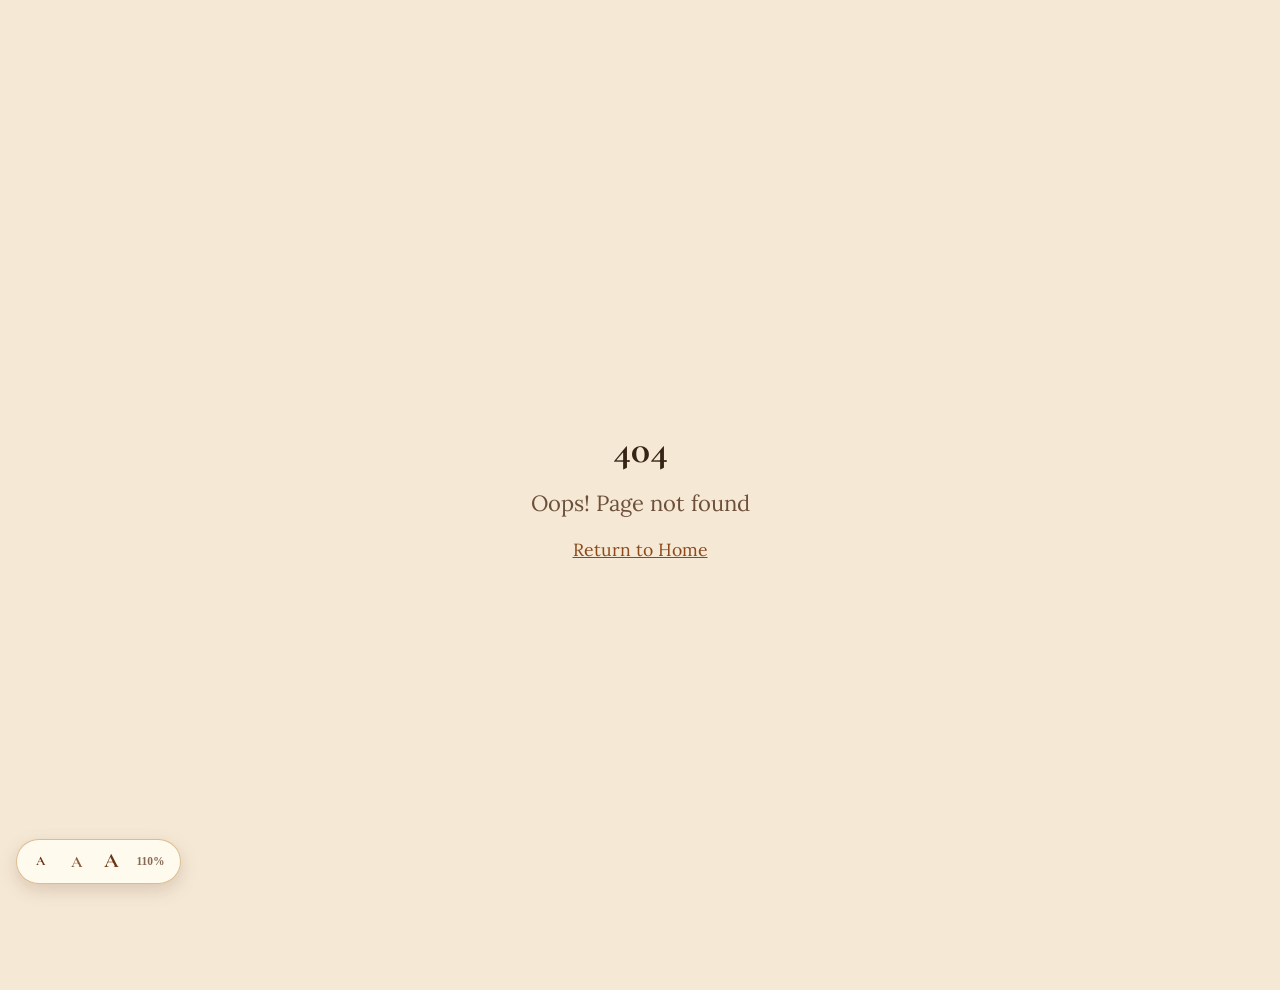
<file: index.html>
<!doctype html>
<html lang="en">
  <head>
    <meta charset="UTF-8" />
    <meta name="viewport" content="width=device-width, initial-scale=1.0" />
    <meta name="theme-color" content="#FFF6E8" />
    <link rel="apple-touch-icon" href="/apple-touch-icon.png" />
    <title>ॐ श्री सद्गुरवे नमः</title>
    <meta name="description" content="Param Poojya Swamiji SubodhanandSaraswatij">
    <!-- SEO UPGRADE — PARKED (not active). See SEO-PENDING.md for the full change
         (English name in title/description + Person structured data). Say the word
         and it goes back in. -->

    
    
    <meta property="og:type" content="website" />
    <meta property="og:image" content="https://storage.googleapis.com/gpt-engineer-file-uploads/K6nIdsASlOU0QlxigtQs4h2tDUE3/social-images/social-1773335509248-Swamiji3.webp">

    <meta name="twitter:card" content="summary_large_image" />
    <meta name="twitter:image" content="https://storage.googleapis.com/gpt-engineer-file-uploads/K6nIdsASlOU0QlxigtQs4h2tDUE3/social-images/social-1773335509248-Swamiji3.webp">
    <meta property="og:title" content="ॐ श्री सद्गुरवे नमः">
  <meta name="twitter:title" content="ॐ श्री सद्गुरवे नमः">
  <meta property="og:description" content="Param Poojya Swamiji SubodhanandSaraswatij">
  <meta name="twitter:description" content="Param Poojya Swamiji SubodhanandSaraswatij">
  <!-- Banner-only display fonts (Rozha One + Playfair Display), SELF-HOSTED and
       precached so the banners keep their fonts even offline. Used ONLY on section
       banners via CSS; the rest of the site is unchanged. -->
  <link href="/assets/fonts/banner-fonts.css?v=1" rel="stylesheet" />
  <style>
    /* Make the city and year metadata in the Satsang YouTube list easy to scan. */
    #talks a.group > div.flex-1 > p {
      font-weight: 700 !important;
      color: inherit;
    }

    .virah-section-heading {
      margin: 0 auto 1.5rem;
      text-align: center;
    }

    .virah-written-heading {
      margin-top: -0.5rem;
    }

    .virah-section-kicker {
      color: hsl(var(--primary));
      font-size: 0.75rem;
      font-weight: 700;
      letter-spacing: 0.14em;
      text-transform: uppercase;
    }

    .virah-section-heading h3 {
      margin-top: 0.25rem;
      color: hsl(var(--foreground));
      font-family: var(--font-display, serif);
      font-size: clamp(1.35rem, 3vw, 1.75rem);
      font-weight: 700;
    }

    .virah-section-heading > p:last-child:not(:first-child) {
      margin: 0.4rem auto 0;
      color: hsl(var(--muted-foreground));
      font-size: 0.95rem;
    }

    .virah-video-section {
      margin: 4rem auto 0;
      max-width: 850px;
    }

    .virah-section-divider {
      width: min(280px, 65%);
      height: 1px;
      margin: 0 auto 2.5rem;
      background: linear-gradient(
        90deg,
        transparent,
        hsl(var(--primary) / 0.45),
        transparent
      );
    }

    .virah-video-card {
      padding: 1.125rem;
      border: 1px solid #d8b06a;
      border-radius: 22px;
      background: #f5ead8;
      box-shadow: 0 18px 45px rgba(139, 69, 19, 0.16);
      text-align: center;
    }

    .virah-video-card iframe {
      display: block;
      width: 100%;
      aspect-ratio: 16 / 9;
      border: 0;
      border-radius: 16px;
      background: #000;
    }

    .virah-video-card a {
      display: inline-flex;
      min-height: 40px;
      align-items: center;
      justify-content: center;
      margin-top: 1rem;
      padding: 0.5rem 1.25rem;
      border: 1px solid rgba(180, 120, 35, 0.35);
      border-radius: 999px;
      color: hsl(var(--primary));
      font-size: 0.875rem;
      font-weight: 600;
    }

    .charitra-special-item {
      display: block;
      width: 100%;
      max-width: 48rem;
      margin: 1.25rem auto;
      break-inside: avoid;
      column-span: all;
      cursor: zoom-in;
      border: 0;
      border-radius: 0.75rem;
      background: transparent;
      transition: transform 300ms ease;
    }

    .charitra-special-item:hover {
      transform: translateY(-0.25rem);
    }

    .charitra-special-item:focus-visible {
      outline: 2px solid #a8561e;
      outline-offset: 4px;
    }

    .charitra-special-item img {
      display: block;
      width: auto;
      max-width: 100%;
      max-height: 82vh;
      margin: auto;
      border-radius: 0.5rem;
    }

    .om-caption-lead {
      display: block;
      font-weight: 800;
    }

    .om-caption-remainder {
      display: block;
      margin-top: 0.35rem;
      font-weight: 400;
      white-space: pre-line;
    }

    #charitra-special-viewer {
      position: fixed;
      z-index: 100;
      inset: 0;
      display: grid;
      place-items: center;
      padding: 4rem 1rem 1rem;
      cursor: zoom-out;
      background: rgba(20, 8, 0, 0.94);
    }

    #charitra-special-viewer img {
      max-width: min(100%, 70rem);
      max-height: calc(100vh - 5rem);
      object-fit: contain;
    }

    .charitra-viewer-close {
      position: absolute;
      top: 0.75rem;
      right: 1rem;
      width: 2.75rem;
      height: 2.75rem;
      border: 1px solid rgba(255, 220, 160, 0.35);
      border-radius: 999px;
      color: #ffe8b0;
      font-size: 2rem;
      line-height: 1;
      background: rgba(60, 25, 5, 0.8);
    }

    .talk-bookmark-button {
      display: grid;
      flex: 0 0 auto;
      width: 2.5rem;
      height: 2.5rem;
      place-items: center;
      border: 1px solid hsl(var(--primary) / 0.25);
      border-radius: 999px;
      color: hsl(var(--muted-foreground));
      font-size: 1.4rem;
      line-height: 1;
      background: hsl(var(--background) / 0.75);
      transition: transform 180ms ease, color 180ms ease,
        background 180ms ease;
    }

    .talk-bookmark-button:hover,
    .talk-bookmark-button:focus-visible {
      transform: scale(1.08);
      color: hsl(var(--primary));
      outline: none;
    }

    .talk-bookmark-button.is-bookmarked {
      color: #b86b12;
      background: #fff1c9;
    }

    .satsang-bookmarked-filter {
      padding: 0.5rem 1rem;
      border: 1px solid hsl(var(--primary) / 0.25);
      border-radius: 999px;
      color: hsl(var(--muted-foreground));
      font-family: var(--font-body);
      font-size: 0.875rem;
      font-weight: 600;
      background: hsl(var(--card));
      transition: all 180ms ease;
    }

    .satsang-bookmarked-filter:hover,
    .satsang-bookmarked-filter.is-active {
      border-color: hsl(var(--primary));
      color: hsl(var(--primary-foreground));
      background: hsl(var(--primary));
      box-shadow: 0 4px 14px hsl(var(--primary) / 0.2);
    }

    .bookmark-filter-count {
      margin-left: 0.2rem;
      font-size: 0.75rem;
      opacity: 0.78;
    }

    #no-bookmarked-talks {
      padding: 3rem 1rem;
      color: hsl(var(--muted-foreground));
      font-family: var(--font-body);
      font-style: italic;
      text-align: center;
    }

    .talk-personal-actions {
      display: flex;
      flex: 0 0 auto;
      align-items: center;
      gap: 0.35rem;
    }

    .talk-personal-action {
      display: inline-flex;
      min-width: 2.1rem;
      min-height: 2.1rem;
      align-items: center;
      justify-content: center;
      padding: 0.3rem 0.55rem;
      cursor: pointer;
      border: 1px solid hsl(var(--primary) / 0.2);
      border-radius: 999px;
      color: hsl(var(--muted-foreground));
      font-family: var(--font-body);
      font-size: 0.72rem;
      font-weight: 600;
      line-height: 1;
      background: hsl(var(--background) / 0.65);
      transition: border-color 180ms ease, color 180ms ease,
        background 180ms ease, transform 180ms ease;
    }

    .talk-personal-action:hover,
    .talk-personal-action:focus-visible {
      transform: translateY(-1px);
      border-color: hsl(var(--primary) / 0.45);
      color: hsl(var(--primary));
      outline: none;
    }

    .talk-favourite-action {
      font-size: 1.1rem;
    }

    .talk-personal-action.is-active,
    .talk-notes-action.has-note {
      border-color: #d5a24a;
      color: #8b4d0c;
      background: #fff3d6;
    }

    #satsang-personal-filters {
      display: flex;
      flex-wrap: wrap;
      justify-content: center;
      gap: 0.5rem;
      max-width: 48rem;
      margin: -1.25rem auto 2rem;
    }

    #satsang-personal-filters button {
      padding: 0.45rem 0.85rem;
      border: 1px solid hsl(var(--primary) / 0.22);
      border-radius: 999px;
      color: hsl(var(--muted-foreground));
      font-family: var(--font-body);
      font-size: 0.78rem;
      font-weight: 600;
      background: hsl(var(--card));
      transition: all 180ms ease;
    }

    #satsang-personal-filters button:hover,
    #satsang-personal-filters button.is-active {
      border-color: hsl(var(--primary));
      color: hsl(var(--primary-foreground));
      background: hsl(var(--primary));
    }

    .personal-features-privacy {
      flex-basis: 100%;
      color: hsl(var(--muted-foreground));
      font-size: 0.68rem;
      text-align: center;
    }

    #recently-listened {
      max-width: 56rem;
      margin: 0 auto 2rem;
      padding: 1rem;
      border: 1px solid hsl(var(--primary) / 0.16);
      border-radius: 1.15rem;
      background: hsl(var(--card) / 0.7);
    }

    .recent-talks-heading {
      display: flex;
      align-items: end;
      justify-content: space-between;
      gap: 1rem;
      margin-bottom: 0.75rem;
    }

    .recent-talks-kicker {
      color: hsl(var(--primary));
      font-size: 0.68rem;
      font-weight: 700;
      letter-spacing: 0.12em;
    }

    .recent-talks-heading h3 {
      margin-top: 0.15rem;
      color: hsl(var(--foreground));
      font-family: var(--font-display);
      font-size: 1.15rem;
      font-weight: 700;
    }

    .recent-talks-list {
      display: grid;
      gap: 0.45rem;
    }

    .recent-talk-item {
      display: flex;
      align-items: center;
      justify-content: space-between;
      gap: 1rem;
      padding: 0.7rem 0.8rem;
      border-radius: 0.75rem;
      color: hsl(var(--foreground));
      background: hsl(var(--background) / 0.72);
      transition: background 180ms ease;
    }

    .recent-talk-item:hover {
      background: hsl(var(--secondary));
    }

    .recent-talk-copy {
      min-width: 0;
    }

    .recent-talk-copy strong,
    .recent-talk-copy small {
      display: block;
    }

    .recent-talk-copy strong {
      overflow: hidden;
      font-size: 0.84rem;
      text-overflow: ellipsis;
      white-space: nowrap;
    }

    .recent-talk-copy small {
      margin-top: 0.15rem;
      color: hsl(var(--muted-foreground));
      font-size: 0.7rem;
    }

    .recent-talk-open {
      flex: 0 0 auto;
      color: hsl(var(--primary));
      font-size: 0.72rem;
      font-weight: 600;
    }

    .talk-local-privacy {
      color: hsl(var(--muted-foreground));
      font-size: 0.68rem;
      line-height: 1.45;
    }

    #no-personal-talks {
      padding: 3rem 1rem;
      color: hsl(var(--muted-foreground));
      font-family: var(--font-body);
      font-style: italic;
      text-align: center;
    }

    #talk-notes-dialog {
      position: fixed;
      z-index: 110;
      inset: 0;
      display: grid;
      place-items: center;
      padding: 1rem;
      background: rgba(30, 13, 3, 0.72);
    }

    .talk-notes-panel {
      position: relative;
      width: min(100%, 38rem);
      padding: 1.4rem;
      border: 1px solid #d8b06a;
      border-radius: 1.25rem;
      background: #fff8e9;
      box-shadow: 0 22px 60px rgba(70, 30, 5, 0.3);
    }

    .talk-notes-close {
      position: absolute;
      top: 0.65rem;
      right: 0.75rem;
      width: 2.25rem;
      height: 2.25rem;
      border-radius: 999px;
      color: #7a3f13;
      font-size: 1.5rem;
      background: #f6e5c7;
    }

    .talk-notes-kicker {
      color: #a45b18;
      font-size: 0.75rem;
      font-weight: 700;
      letter-spacing: 0.08em;
    }

    .talk-notes-panel h3 {
      max-width: calc(100% - 2.5rem);
      margin-top: 0.25rem;
      color: #4d2811;
      font-family: var(--font-display);
      font-size: 1.2rem;
      font-weight: 700;
    }

    .talk-notes-category {
      margin-top: 0.2rem;
      color: #8d6a4c;
      font-size: 0.75rem;
    }

    .talk-notes-textarea {
      width: 100%;
      min-height: 10rem;
      margin-top: 1rem;
      padding: 0.85rem;
      resize: vertical;
      border: 1px solid #d9bd8c;
      border-radius: 0.8rem;
      color: #3f2717;
      font: inherit;
      line-height: 1.6;
      background: #fffdf7;
    }

    .talk-notes-textarea:focus {
      border-color: #b86b1b;
      outline: 2px solid rgba(184, 107, 27, 0.14);
    }

    .talk-notes-buttons {
      display: flex;
      gap: 0.65rem;
      margin-top: 0.85rem;
    }

    .talk-notes-buttons button {
      min-height: 2.5rem;
      padding: 0.55rem 1.15rem;
      border-radius: 999px;
      font-size: 0.82rem;
      font-weight: 700;
    }

    .talk-notes-save {
      color: hsl(var(--primary-foreground));
      background: hsl(var(--primary));
    }

    .talk-notes-clear {
      border: 1px solid #d9bd8c;
      color: #7a3f13;
      background: transparent;
    }

    .talk-notes-status {
      min-height: 1.3rem;
      margin-top: 0.65rem;
      color: #7a4a1c;
      font-size: 0.76rem;
      font-weight: 600;
    }

    @media (max-width: 640px) {
      #talks a.group {
        align-items: flex-start;
        gap: 0.65rem;
      }

      .talk-personal-actions {
        flex-direction: column;
      }

      .talk-personal-action {
        min-width: 2rem;
        min-height: 2rem;
        padding: 0.25rem 0.4rem;
        font-size: 0.62rem;
      }

      .talk-favourite-action {
        font-size: 1rem;
      }

      .recent-talks-heading {
        align-items: flex-start;
        flex-direction: column;
        gap: 0.25rem;
      }

      .recent-talk-open {
        font-size: 0;
      }

      .recent-talk-open::after {
        content: "↗";
        font-size: 0.9rem;
      }

      .talk-notes-panel {
        max-height: calc(100vh - 2rem);
        overflow-y: auto;
        padding: 1.15rem;
      }
    }

    .talk-card-with-actions {
      display: grid !important;
      grid-template-columns: 2.5rem minmax(0, 1fr) auto;
      grid-template-areas:
        "lead copy category"
        "actions actions actions";
      align-items: center;
      gap: 0.65rem 1rem !important;
    }

    .talk-card-with-actions > :first-child {
      grid-area: lead;
    }

    .talk-card-with-actions > div.flex-1 {
      grid-area: copy;
    }

    .talk-card-with-actions > span.bg-secondary {
      grid-area: category;
    }

    .talk-action-row {
      grid-area: actions;
      display: flex;
      align-items: center;
      justify-content: flex-end;
      gap: 0.4rem;
      padding-top: 0.55rem;
      border-top: 1px solid hsl(var(--primary) / 0.12);
    }

    .talk-action {
      display: inline-grid;
      width: 2rem;
      height: 2rem;
      place-items: center;
      cursor: pointer;
      border: 1px solid rgba(145, 91, 35, 0.28);
      border-radius: 999px;
      color: #8b633e;
      font-size: 0.9rem;
      line-height: 1;
      background: rgba(255, 249, 237, 0.7);
      transition: color 160ms ease, border-color 160ms ease,
        background 160ms ease, transform 160ms ease;
    }

    .talk-action:hover,
    .talk-action:focus-visible {
      transform: translateY(-1px);
      border-color: rgba(151, 84, 23, 0.55);
      color: #8a4911;
      outline: none;
    }

    .talk-action.is-active,
    .talk-notes-action.has-note {
      border-color: #c28a3c;
      color: #75400f;
      background: #f7e7c8;
      box-shadow: inset 0 0 0 1px rgba(194, 138, 60, 0.12);
    }

    #satsang-device-privacy {
      display: flex;
      align-items: center;
      justify-content: center;
      gap: 0.75rem;
      max-width: 38rem;
      margin: -1rem auto 2rem;
      padding: 0 1rem;
      color: hsl(var(--muted-foreground));
      font-size: 0.7rem;
      text-align: center;
    }

    #satsang-device-privacy span {
      width: min(4rem, 12vw);
      height: 1px;
      background: linear-gradient(
        90deg,
        transparent,
        rgba(164, 101, 35, 0.35)
      );
    }

    #satsang-device-privacy span:last-child {
      transform: scaleX(-1);
    }

    @media (max-width: 640px) {
      .satsang-category-scroll {
        flex-wrap: nowrap !important;
        justify-content: flex-start !important;
        gap: 0.5rem !important;
        max-width: none !important;
        margin-right: -1rem !important;
        margin-bottom: 1.75rem !important;
        margin-left: -1rem !important;
        padding: 0.2rem 1rem 0.6rem !important;
        overflow-x: auto;
        overscroll-behavior-inline: contain;
        scroll-padding-inline: 1rem;
        scrollbar-width: none;
        -webkit-overflow-scrolling: touch;
      }

      .satsang-category-scroll::-webkit-scrollbar {
        display: none;
      }

      .satsang-category-scroll > button {
        flex: 0 0 auto;
        white-space: nowrap;
      }

      #satsang-device-privacy {
        margin-top: -0.75rem;
        margin-bottom: 1.5rem;
      }

      .talk-card-with-actions {
        grid-template-columns: 2.25rem minmax(0, 1fr);
        grid-template-areas:
          "lead copy"
          "actions actions";
        align-items: start;
        padding: 0.85rem !important;
      }

      .talk-card-with-actions > span.bg-secondary {
        display: none !important;
      }

      .talk-action-row {
        justify-content: flex-start;
        gap: 0.5rem;
        padding-top: 0.65rem;
      }

      .talk-action {
        width: 2.15rem;
        height: 2.15rem;
      }
    }
  </style>
  <script>
    document.addEventListener("DOMContentLoaded", () => {
      const formatTalkLocations = () => {
        document
          .querySelectorAll("#talks a.group > div.flex-1 > p")
          .forEach((metadata) => {
            if (metadata.textContent.includes(" · ")) {
              metadata.textContent = metadata.textContent.replaceAll(
                " · ",
                " - ",
              );
            }
          });
      };

      const observer = new MutationObserver(formatTalkLocations);
      observer.observe(document.body, { childList: true, subtree: true });
      formatTalkLocations();
    });
  </script>
  <script src="/virah-layout.js?v=10"></script>
  <script src="/virah-first-avatar.js?v=1"></script>
  <script src="/charitra-special.js?v=182"></script>
  <link rel="stylesheet" href="/main-install.css?v=1" />
  <script src="/main-install.js?v=2" defer></script>
  <script src="/satsang-bookmarks.js?v=67"></script>
  <script src="/satsang-search.js?v=11"></script>
  <script src="/excerpts-playlist.js?v=34"></script>
  <script src="/hindi-titles.js?v=6"></script>
  <script src="/home-slideshow-overrides.js?v=5"></script>
  <script src="/charan-carousel-polish.js?v=6"></script>
  <script src="/sadguru-smaran-cta.js?v=15"></script>
  <script src="/my-photos.js?v=8"></script>
  <script src="/about-website.js?v=19"></script>
  <script src="/quotes-carousel.js?v=28"></script>
  <script src="/closing-blessing.js?v=1"></script>
  <script src="/reading-size.js?v=2"></script>
  <script src="/image-loading-optimizations.js?v=1"></script>
  <script src="/home-scroll-button.js?v=2"></script>
  <!-- iPhone/iPad-only tap fix (no-op on Android). -->
  <script src="/ios-tap-fix.js?v=1"></script>
  <script src="/timeline-photo-viewer.js?v=6"></script>
  <script src="/bhajan-intro-banner.js?v=6"></script>
  <script src="/stuti-article-reader.js?v=9"></script>
  <script type="module" crossorigin src="/assets/index-wjuQPPKu.js?v=18"></script>
  <link rel="stylesheet" crossorigin href="/assets/index-NEP4d6NH.css">
  <link rel="stylesheet" href="/section-banner-overrides.css?v=231">
<link rel="manifest" href="/manifest.webmanifest?v=321"><script id="vite-plugin-pwa:register-sw" src="/registerSW.js?v=321"></script></head>

  <body>
    <div id="root"></div>
  </body>
</html>
</file>
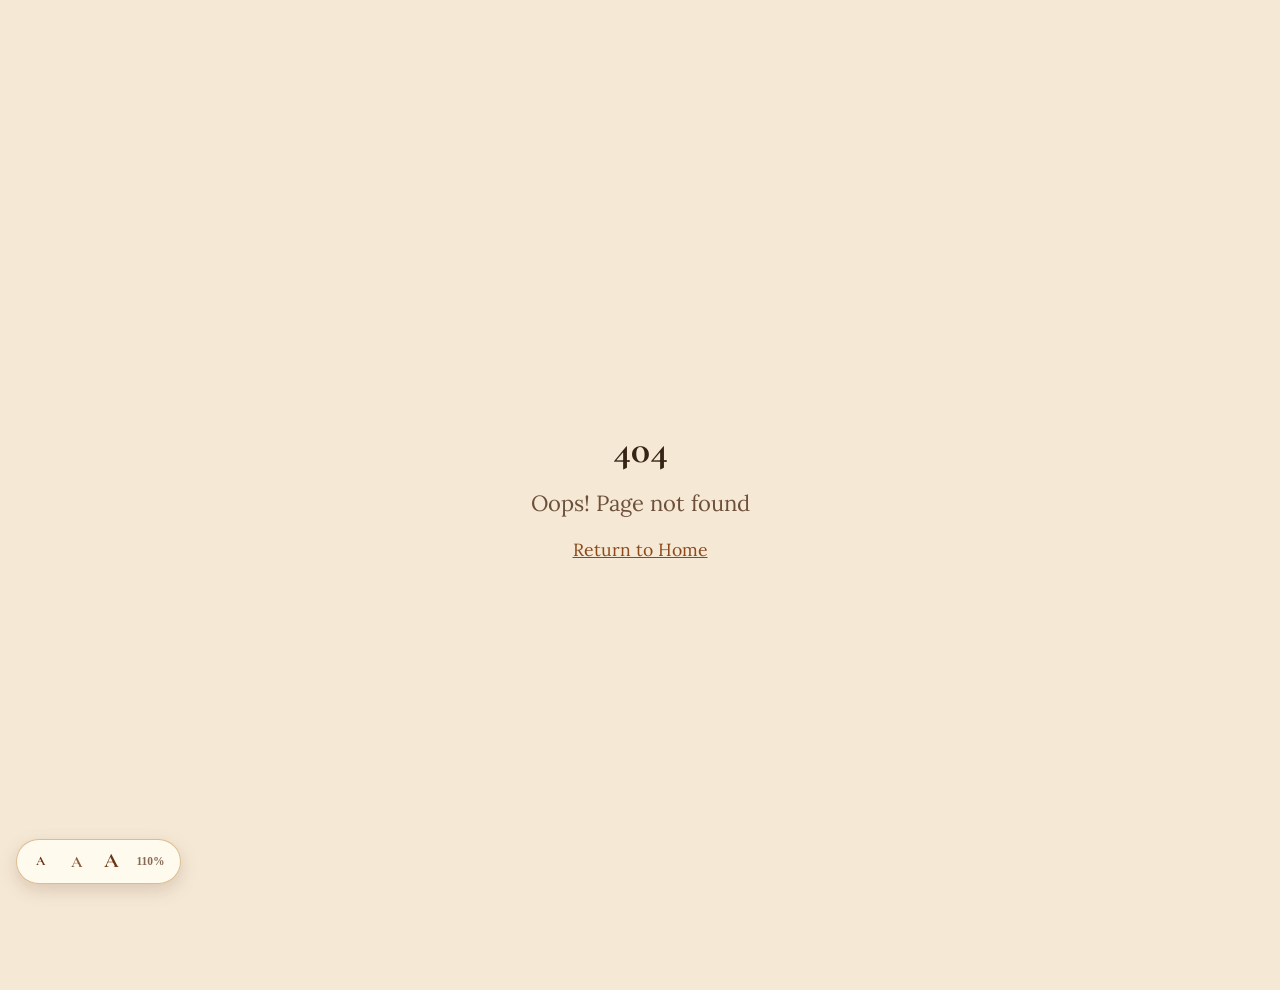
<file: home/index.html>
<!doctype html>
<html lang="en">
  <head>
    <meta charset="UTF-8" />
    <meta name="viewport" content="width=device-width, initial-scale=1.0" />
    <meta name="theme-color" content="#FFF6E8" />
    <link rel="apple-touch-icon" href="/apple-touch-icon.png" />
    <title>ॐ श्री सद्गुरवे नमः</title>
    <meta
      name="description"
      content="Param Poojya Swamiji Subodhanand Saraswatiji"
    />
    <!-- SEO UPGRADE — PARKED (not active). See SEO-PENDING.md for the full change
         (English name in title/description + Person structured data). -->
    <meta property="og:type" content="website" />
    <meta
      property="og:image"
      content="https://storage.googleapis.com/gpt-engineer-file-uploads/K6nIdsASlOU0QlxigtQs4h2tDUE3/social-images/social-1773335509248-Swamiji3.webp"
    />
    <meta property="og:title" content="ॐ श्री सद्गुरवे नमः" />
    <meta
      property="og:description"
      content="Param Poojya Swamiji Subodhanand Saraswatiji"
    />
    <meta name="twitter:card" content="summary_large_image" />
    <meta
      name="twitter:image"
      content="https://storage.googleapis.com/gpt-engineer-file-uploads/K6nIdsASlOU0QlxigtQs4h2tDUE3/social-images/social-1773335509248-Swamiji3.webp"
    />
    <meta name="twitter:title" content="ॐ श्री सद्गुरवे नमः" />
    <meta
      name="twitter:description"
      content="Param Poojya Swamiji Subodhanand Saraswatiji"
    />
    <style>
      /* Make the city and year metadata in the Satsang YouTube list easy to scan. */
      #talks a.group > div.flex-1 > p {
        font-weight: 700 !important;
        color: inherit;
      }

      .virah-section-heading {
        margin: 0 auto 1.5rem;
        text-align: center;
      }

      .virah-written-heading {
        margin-top: -0.5rem;
      }

      .virah-section-kicker {
        color: hsl(var(--primary));
        font-size: 0.75rem;
        font-weight: 700;
        letter-spacing: 0.14em;
        text-transform: uppercase;
      }

      .virah-section-heading h3 {
        margin-top: 0.25rem;
        color: hsl(var(--foreground));
        font-family: var(--font-display, serif);
        font-size: clamp(1.35rem, 3vw, 1.75rem);
        font-weight: 700;
      }

      .virah-section-heading > p:last-child:not(:first-child) {
        margin: 0.4rem auto 0;
        color: hsl(var(--muted-foreground));
        font-size: 0.95rem;
      }

      .virah-video-section {
        margin: 4rem auto 0;
        max-width: 850px;
      }

      .virah-section-divider {
        width: min(280px, 65%);
        height: 1px;
        margin: 0 auto 2.5rem;
        background: linear-gradient(
          90deg,
          transparent,
          hsl(var(--primary) / 0.45),
          transparent
        );
      }

      .virah-video-card {
        padding: 1.125rem;
        border: 1px solid #d8b06a;
        border-radius: 22px;
        background: #f5ead8;
        box-shadow: 0 18px 45px rgba(139, 69, 19, 0.16);
        text-align: center;
      }

      .virah-video-card iframe {
        display: block;
        width: 100%;
        aspect-ratio: 16 / 9;
        border: 0;
        border-radius: 16px;
        background: #000;
      }

      .virah-video-card a {
        display: inline-flex;
        min-height: 40px;
        align-items: center;
        justify-content: center;
        margin-top: 1rem;
        padding: 0.5rem 1.25rem;
        border: 1px solid rgba(180, 120, 35, 0.35);
        border-radius: 999px;
        color: hsl(var(--primary));
        font-size: 0.875rem;
        font-weight: 600;
      }

      .charitra-special-item {
        display: block;
        width: 100%;
        max-width: 48rem;
        margin: 1.25rem auto;
        break-inside: avoid;
        column-span: all;
        cursor: zoom-in;
        border: 0;
        border-radius: 0.75rem;
        background: transparent;
        transition: transform 300ms ease;
      }

      .charitra-special-item:hover {
        transform: translateY(-0.25rem);
      }

      .charitra-special-item:focus-visible {
        outline: 2px solid #a8561e;
        outline-offset: 4px;
      }

      .charitra-special-item img {
        display: block;
        width: auto;
        max-width: 100%;
        max-height: 82vh;
        margin: auto;
        border-radius: 0.5rem;
      }

      .om-caption-lead {
        display: block;
        font-weight: 800;
      }

      .om-caption-remainder {
        display: block;
        margin-top: 0.35rem;
        font-weight: 400;
        white-space: pre-line;
      }

      #charitra-special-viewer {
        position: fixed;
        z-index: 100;
        inset: 0;
        display: grid;
        place-items: center;
        padding: 4rem 1rem 1rem;
        cursor: zoom-out;
        background: rgba(20, 8, 0, 0.94);
      }

      #charitra-special-viewer img {
        max-width: min(100%, 70rem);
        max-height: calc(100vh - 5rem);
        object-fit: contain;
      }

      .charitra-viewer-close {
        position: absolute;
        top: 0.75rem;
        right: 1rem;
        width: 2.75rem;
        height: 2.75rem;
        border: 1px solid rgba(255, 220, 160, 0.35);
        border-radius: 999px;
        color: #ffe8b0;
        font-size: 2rem;
        line-height: 1;
        background: rgba(60, 25, 5, 0.8);
      }

      .talk-bookmark-button {
        display: grid;
        flex: 0 0 auto;
        width: 2.5rem;
        height: 2.5rem;
        place-items: center;
        border: 1px solid hsl(var(--primary) / 0.25);
        border-radius: 999px;
        color: hsl(var(--muted-foreground));
        font-size: 1.4rem;
        line-height: 1;
        background: hsl(var(--background) / 0.75);
        transition: transform 180ms ease, color 180ms ease,
          background 180ms ease;
      }

      .talk-bookmark-button:hover,
      .talk-bookmark-button:focus-visible {
        transform: scale(1.08);
        color: hsl(var(--primary));
        outline: none;
      }

      .talk-bookmark-button.is-bookmarked {
        color: #b86b12;
        background: #fff1c9;
      }

      .satsang-bookmarked-filter {
        padding: 0.5rem 1rem;
        border: 1px solid hsl(var(--primary) / 0.25);
        border-radius: 999px;
        color: hsl(var(--muted-foreground));
        font-family: var(--font-body);
        font-size: 0.875rem;
        font-weight: 600;
        background: hsl(var(--card));
        transition: all 180ms ease;
      }

      .satsang-bookmarked-filter:hover,
      .satsang-bookmarked-filter.is-active {
        border-color: hsl(var(--primary));
        color: hsl(var(--primary-foreground));
        background: hsl(var(--primary));
        box-shadow: 0 4px 14px hsl(var(--primary) / 0.2);
      }

      .bookmark-filter-count {
        margin-left: 0.2rem;
        font-size: 0.75rem;
        opacity: 0.78;
      }

      #no-bookmarked-talks {
        padding: 3rem 1rem;
        color: hsl(var(--muted-foreground));
        font-family: var(--font-body);
        font-style: italic;
        text-align: center;
      }

      .talk-personal-actions {
        display: flex;
        flex: 0 0 auto;
        align-items: center;
        gap: 0.35rem;
      }

      .talk-personal-action {
        display: inline-flex;
        min-width: 2.1rem;
        min-height: 2.1rem;
        align-items: center;
        justify-content: center;
        padding: 0.3rem 0.55rem;
        cursor: pointer;
        border: 1px solid hsl(var(--primary) / 0.2);
        border-radius: 999px;
        color: hsl(var(--muted-foreground));
        font-family: var(--font-body);
        font-size: 0.72rem;
        font-weight: 600;
        line-height: 1;
        background: hsl(var(--background) / 0.65);
        transition: border-color 180ms ease, color 180ms ease,
          background 180ms ease, transform 180ms ease;
      }

      .talk-personal-action:hover,
      .talk-personal-action:focus-visible {
        transform: translateY(-1px);
        border-color: hsl(var(--primary) / 0.45);
        color: hsl(var(--primary));
        outline: none;
      }

      .talk-favourite-action {
        font-size: 1.1rem;
      }

      .talk-personal-action.is-active,
      .talk-notes-action.has-note {
        border-color: #d5a24a;
        color: #8b4d0c;
        background: #fff3d6;
      }

      #satsang-personal-filters {
        display: flex;
        flex-wrap: wrap;
        justify-content: center;
        gap: 0.5rem;
        max-width: 48rem;
        margin: -1.25rem auto 2rem;
      }

      #satsang-personal-filters button {
        padding: 0.45rem 0.85rem;
        border: 1px solid hsl(var(--primary) / 0.22);
        border-radius: 999px;
        color: hsl(var(--muted-foreground));
        font-family: var(--font-body);
        font-size: 0.78rem;
        font-weight: 600;
        background: hsl(var(--card));
        transition: all 180ms ease;
      }

      #satsang-personal-filters button:hover,
      #satsang-personal-filters button.is-active {
        border-color: hsl(var(--primary));
        color: hsl(var(--primary-foreground));
        background: hsl(var(--primary));
      }

      .personal-features-privacy {
        flex-basis: 100%;
        color: hsl(var(--muted-foreground));
        font-size: 0.68rem;
        text-align: center;
      }

      #recently-listened {
        max-width: 56rem;
        margin: 0 auto 2rem;
        padding: 1rem;
        border: 1px solid hsl(var(--primary) / 0.16);
        border-radius: 1.15rem;
        background: hsl(var(--card) / 0.7);
      }

      .recent-talks-heading {
        display: flex;
        align-items: end;
        justify-content: space-between;
        gap: 1rem;
        margin-bottom: 0.75rem;
      }

      .recent-talks-kicker {
        color: hsl(var(--primary));
        font-size: 0.68rem;
        font-weight: 700;
        letter-spacing: 0.12em;
      }

      .recent-talks-heading h3 {
        margin-top: 0.15rem;
        color: hsl(var(--foreground));
        font-family: var(--font-display);
        font-size: 1.15rem;
        font-weight: 700;
      }

      .recent-talks-list {
        display: grid;
        gap: 0.45rem;
      }

      .recent-talk-item {
        display: flex;
        align-items: center;
        justify-content: space-between;
        gap: 1rem;
        padding: 0.7rem 0.8rem;
        border-radius: 0.75rem;
        color: hsl(var(--foreground));
        background: hsl(var(--background) / 0.72);
        transition: background 180ms ease;
      }

      .recent-talk-item:hover {
        background: hsl(var(--secondary));
      }

      .recent-talk-copy {
        min-width: 0;
      }

      .recent-talk-copy strong,
      .recent-talk-copy small {
        display: block;
      }

      .recent-talk-copy strong {
        overflow: hidden;
        font-size: 0.84rem;
        text-overflow: ellipsis;
        white-space: nowrap;
      }

      .recent-talk-copy small {
        margin-top: 0.15rem;
        color: hsl(var(--muted-foreground));
        font-size: 0.7rem;
      }

      .recent-talk-open {
        flex: 0 0 auto;
        color: hsl(var(--primary));
        font-size: 0.72rem;
        font-weight: 600;
      }

      .talk-local-privacy {
        color: hsl(var(--muted-foreground));
        font-size: 0.68rem;
        line-height: 1.45;
      }

      #no-personal-talks {
        padding: 3rem 1rem;
        color: hsl(var(--muted-foreground));
        font-family: var(--font-body);
        font-style: italic;
        text-align: center;
      }

      #talk-notes-dialog {
        position: fixed;
        z-index: 110;
        inset: 0;
        display: grid;
        place-items: center;
        padding: 1rem;
        background: rgba(30, 13, 3, 0.72);
      }

      .talk-notes-panel {
        position: relative;
        width: min(100%, 38rem);
        padding: 1.4rem;
        border: 1px solid #d8b06a;
        border-radius: 1.25rem;
        background: #fff8e9;
        box-shadow: 0 22px 60px rgba(70, 30, 5, 0.3);
      }

      .talk-notes-close {
        position: absolute;
        top: 0.65rem;
        right: 0.75rem;
        width: 2.25rem;
        height: 2.25rem;
        border-radius: 999px;
        color: #7a3f13;
        font-size: 1.5rem;
        background: #f6e5c7;
      }

      .talk-notes-kicker {
        color: #a45b18;
        font-size: 0.75rem;
        font-weight: 700;
        letter-spacing: 0.08em;
      }

      .talk-notes-panel h3 {
        max-width: calc(100% - 2.5rem);
        margin-top: 0.25rem;
        color: #4d2811;
        font-family: var(--font-display);
        font-size: 1.2rem;
        font-weight: 700;
      }

      .talk-notes-category {
        margin-top: 0.2rem;
        color: #8d6a4c;
        font-size: 0.75rem;
      }

      .talk-notes-textarea {
        width: 100%;
        min-height: 10rem;
        margin-top: 1rem;
        padding: 0.85rem;
        resize: vertical;
        border: 1px solid #d9bd8c;
        border-radius: 0.8rem;
        color: #3f2717;
        font: inherit;
        line-height: 1.6;
        background: #fffdf7;
      }

      .talk-notes-textarea:focus {
        border-color: #b86b1b;
        outline: 2px solid rgba(184, 107, 27, 0.14);
      }

      .talk-notes-buttons {
        display: flex;
        gap: 0.65rem;
        margin-top: 0.85rem;
      }

      .talk-notes-buttons button {
        min-height: 2.5rem;
        padding: 0.55rem 1.15rem;
        border-radius: 999px;
        font-size: 0.82rem;
        font-weight: 700;
      }

      .talk-notes-save {
        color: hsl(var(--primary-foreground));
        background: hsl(var(--primary));
      }

      .talk-notes-clear {
        border: 1px solid #d9bd8c;
        color: #7a3f13;
        background: transparent;
      }

      .talk-notes-status {
        min-height: 1.3rem;
        margin-top: 0.65rem;
        color: #7a4a1c;
        font-size: 0.76rem;
        font-weight: 600;
      }

      @media (max-width: 640px) {
        #talks a.group {
          align-items: flex-start;
          gap: 0.65rem;
        }

        .talk-personal-actions {
          flex-direction: column;
        }

        .talk-personal-action {
          min-width: 2rem;
          min-height: 2rem;
          padding: 0.25rem 0.4rem;
          font-size: 0.62rem;
        }

        .talk-favourite-action {
          font-size: 1rem;
        }

        .recent-talks-heading {
          align-items: flex-start;
          flex-direction: column;
          gap: 0.25rem;
        }

        .recent-talk-open {
          font-size: 0;
        }

        .recent-talk-open::after {
          content: "↗";
          font-size: 0.9rem;
        }

        .talk-notes-panel {
          max-height: calc(100vh - 2rem);
          overflow-y: auto;
          padding: 1.15rem;
        }
      }

      .talk-card-with-actions {
        display: grid !important;
        grid-template-columns: 2.5rem minmax(0, 1fr) auto;
        grid-template-areas:
          "lead copy category"
          "actions actions actions";
        align-items: center;
        gap: 0.65rem 1rem !important;
      }

      .talk-card-with-actions > :first-child {
        grid-area: lead;
      }

      .talk-card-with-actions > div.flex-1 {
        grid-area: copy;
      }

      .talk-card-with-actions > span.bg-secondary {
        grid-area: category;
      }

      .talk-action-row {
        grid-area: actions;
        display: flex;
        align-items: center;
        justify-content: flex-end;
        gap: 0.4rem;
        padding-top: 0.55rem;
        border-top: 1px solid hsl(var(--primary) / 0.12);
      }

      .talk-action {
        display: inline-grid;
        width: 2rem;
        height: 2rem;
        place-items: center;
        cursor: pointer;
        border: 1px solid rgba(145, 91, 35, 0.28);
        border-radius: 999px;
        color: #8b633e;
        font-size: 0.9rem;
        line-height: 1;
        background: rgba(255, 249, 237, 0.7);
        transition: color 160ms ease, border-color 160ms ease,
          background 160ms ease, transform 160ms ease;
      }

      .talk-action:hover,
      .talk-action:focus-visible {
        transform: translateY(-1px);
        border-color: rgba(151, 84, 23, 0.55);
        color: #8a4911;
        outline: none;
      }

      .talk-action.is-active,
      .talk-notes-action.has-note {
        border-color: #c28a3c;
        color: #75400f;
        background: #f7e7c8;
        box-shadow: inset 0 0 0 1px rgba(194, 138, 60, 0.12);
      }

      #satsang-device-privacy {
        display: flex;
        align-items: center;
        justify-content: center;
        gap: 0.75rem;
        max-width: 38rem;
        margin: -1rem auto 2rem;
        padding: 0 1rem;
        color: hsl(var(--muted-foreground));
        font-size: 0.7rem;
        text-align: center;
      }

      #satsang-device-privacy span {
        width: min(4rem, 12vw);
        height: 1px;
        background: linear-gradient(
          90deg,
          transparent,
          rgba(164, 101, 35, 0.35)
        );
      }

      #satsang-device-privacy span:last-child {
        transform: scaleX(-1);
      }

      @media (max-width: 640px) {
        .satsang-category-scroll {
          flex-wrap: nowrap !important;
          justify-content: flex-start !important;
          gap: 0.5rem !important;
          max-width: none !important;
          margin-right: -1rem !important;
          margin-bottom: 1.75rem !important;
          margin-left: -1rem !important;
          padding: 0.2rem 1rem 0.6rem !important;
          overflow-x: auto;
          overscroll-behavior-inline: contain;
          scroll-padding-inline: 1rem;
          scrollbar-width: none;
          -webkit-overflow-scrolling: touch;
        }

        .satsang-category-scroll::-webkit-scrollbar {
          display: none;
        }

        .satsang-category-scroll > button {
          flex: 0 0 auto;
          white-space: nowrap;
        }

        #satsang-device-privacy {
          margin-top: -0.75rem;
          margin-bottom: 1.5rem;
        }

        .talk-card-with-actions {
          grid-template-columns: 2.25rem minmax(0, 1fr);
          grid-template-areas:
            "lead copy"
            "actions actions";
          align-items: start;
          padding: 0.85rem !important;
        }

        .talk-card-with-actions > span.bg-secondary {
          display: none !important;
        }

        .talk-action-row {
          justify-content: flex-start;
          gap: 0.5rem;
          padding-top: 0.65rem;
        }

        .talk-action {
          width: 2.15rem;
          height: 2.15rem;
        }
      }
    </style>
    <script>
      document.addEventListener("DOMContentLoaded", () => {
        const formatTalkLocations = () => {
          document
            .querySelectorAll("#talks a.group > div.flex-1 > p")
            .forEach((metadata) => {
              if (metadata.textContent.includes(" · ")) {
                metadata.textContent = metadata.textContent.replaceAll(
                  " · ",
                  " - ",
                );
              }
            });
        };

        const observer = new MutationObserver(formatTalkLocations);
        observer.observe(document.body, { childList: true, subtree: true });
        formatTalkLocations();
      });
    </script>
    <script src="/virah-layout.js?v=10"></script>
    <script src="/virah-first-avatar.js?v=1"></script>
    <script src="/charitra-special.js?v=182"></script>
    <link rel="stylesheet" href="/main-install.css?v=1" />
    <script src="/main-install.js?v=2" defer></script>
    <script src="/satsang-bookmarks.js?v=67"></script>
    <script src="/satsang-search.js?v=11"></script>
    <script src="/excerpts-playlist.js?v=34"></script>
    <script src="/hindi-titles.js?v=6"></script>
    <script src="/home-slideshow-overrides.js?v=5"></script>
    <script src="/charan-carousel-polish.js?v=6"></script>
    <script src="/sadguru-smaran-cta.js?v=15"></script>
    <script src="/my-photos.js?v=8"></script>
    <script src="/about-website.js?v=19"></script>
    <script src="/quotes-carousel.js?v=28"></script>
    <script src="/closing-blessing.js?v=1"></script>
    <script src="/reading-size.js?v=2"></script>
    <script src="/image-loading-optimizations.js?v=1"></script>
    <script src="/home-scroll-button.js?v=2"></script>
    <!-- iPhone/iPad-only tap fix (no-op on Android). -->
    <script src="/ios-tap-fix.js?v=1"></script>
    <script src="/timeline-photo-viewer.js?v=6"></script>
    <script src="/bhajan-intro-banner.js?v=6"></script>
    <script src="/stuti-article-reader.js?v=9"></script>
    <script type="module" crossorigin src="/assets/index-wjuQPPKu.js?v=18"></script>
    <link href="/assets/fonts/banner-fonts.css?v=1" rel="stylesheet" />
    <link
      rel="stylesheet"
      crossorigin
      href="/assets/index-NEP4d6NH.css"
    />
    <link rel="stylesheet" href="/section-banner-overrides.css?v=231" />
    <link rel="manifest" href="/manifest.webmanifest?v=321" />
    <script id="vite-plugin-pwa:register-sw" src="/registerSW.js?v=320"></script>
  </head>
  <body>
    <div id="root"></div>
  </body>
</html>
</file>
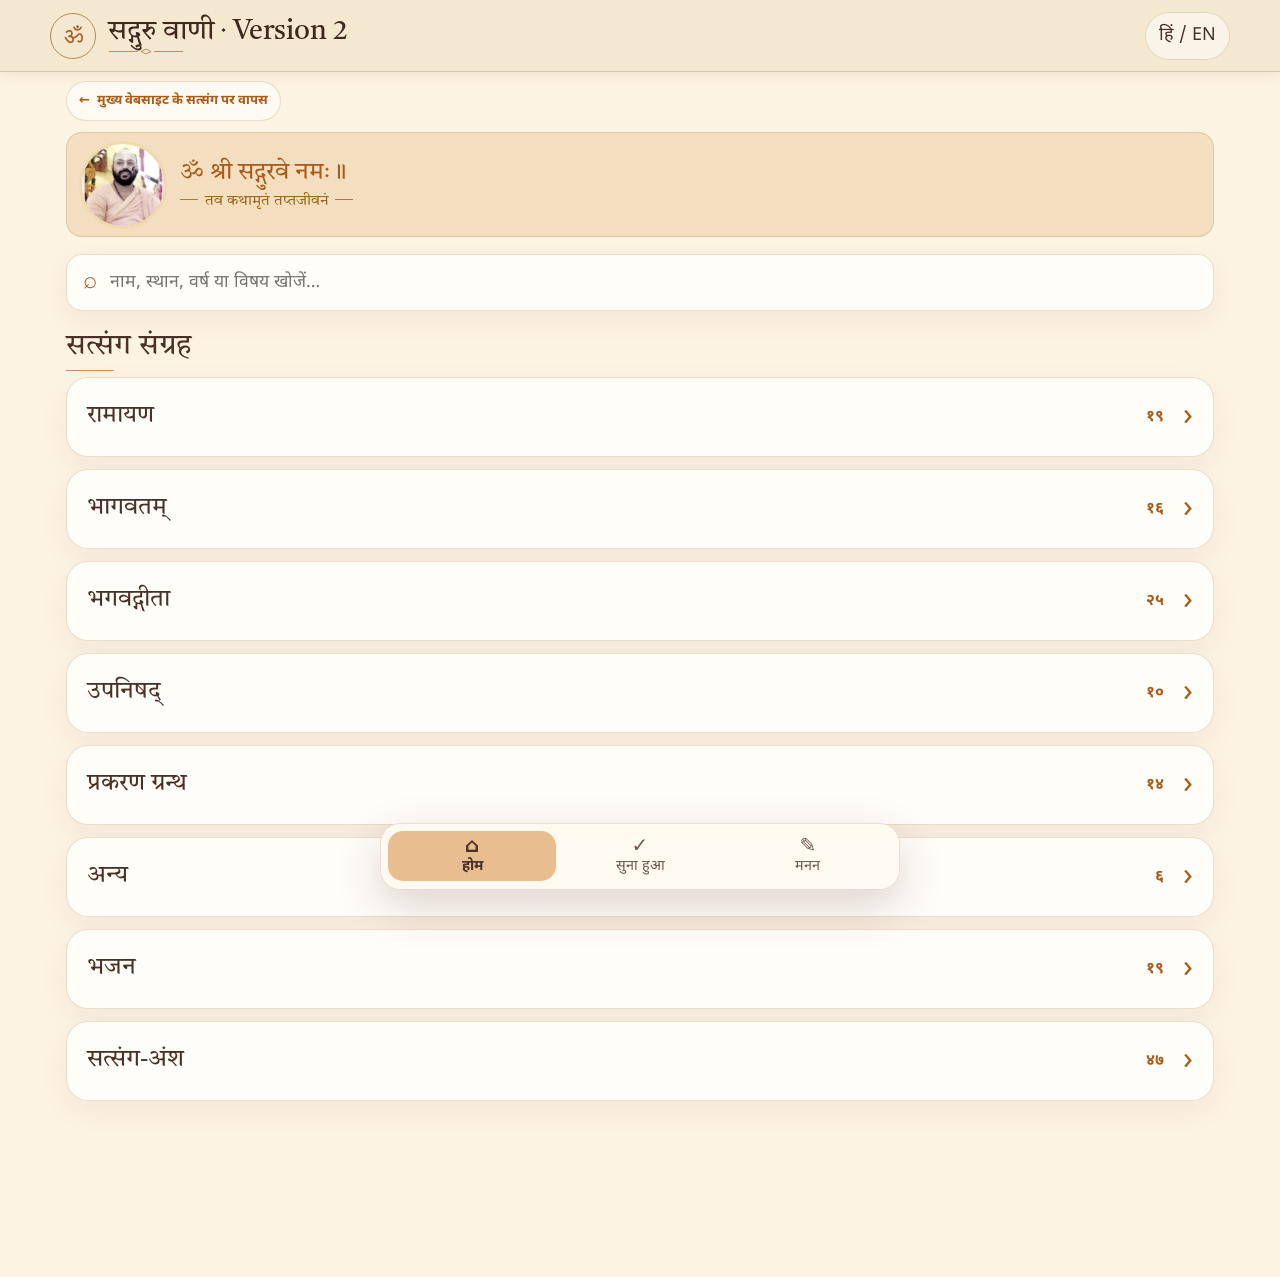
<file: sadguru-vani-v2/index.html>
<!doctype html>
<html lang="hi">
  <head>
    <meta charset="UTF-8" />
    <meta name="viewport" content="width=device-width, initial-scale=1, viewport-fit=cover" />
    <meta name="theme-color" content="#fff9ef" />
    <meta name="description" content="परम पूज्य स्वामी सुबोधानन्द सरस्वती जी का विषयवार सत्संग-संग्रह" />
    <link rel="manifest" href="./manifest.webmanifest?v=9" />
    <link rel="icon" href="./icons/swamiji-icon-192.png?v=8" />
    <link rel="apple-touch-icon" href="./icons/swamiji-icon-192.png?v=8" />
    <link rel="stylesheet" href="./styles.css?v=48" />
    <title>Sadguru Vani Version 2</title>
  </head>
  <body>
    <a class="skip-link" href="#main">मुख्य सामग्री पर जाएँ</a>

    <header class="app-header">
      <a class="brand" href="#home" aria-label="Sadguru Vani — होम">
        <span class="brand-mark" aria-hidden="true">ॐ</span>
        <span class="brand-copy"><strong data-hi="सद्गुरु वाणी · Version 2" data-en="Sadguru Vani · Version 2">सद्गुरु वाणी · Version 2</strong><svg class="brand-ornament" viewBox="0 0 92 8" aria-hidden="true"><path d="M1 4h35m20 0h35M40 4l6-3 6 3-6 3z" /></svg></span>
      </a>
      <div class="header-actions">
        <button id="languageButton" class="ghost-button" type="button" aria-label="भाषा बदलें">हिं / EN</button>
      </div>
    </header>

    <div class="main-site-return-bar">
      <a class="main-site-back" href="../#talks" aria-label="Main website Satsang page">
        <span aria-hidden="true">&#8592;</span>
        <span>&#2350;&#2369;&#2326;&#2381;&#2351; &#2357;&#2375;&#2348;&#2360;&#2366;&#2311;&#2335; &#2325;&#2375; &#2360;&#2340;&#2381;&#2360;&#2306;&#2327; &#2346;&#2352; &#2357;&#2366;&#2346;&#2360;</span>
      </a>
    </div>

    <main id="main" tabindex="-1">
      <div id="offlineNotice" class="offline-notice" role="status" hidden>आप ऑफलाइन हैं। संग्रह देखा जा सकता है, लेकिन YouTube सत्संग चलाने के लिए इंटरनेट आवश्यक है।</div>
      <section id="homeView" class="view is-active" aria-labelledby="homeTitle">
        <div class="home-intro">
          <img src="../assets/vedant-2-B-oiwEtb.png" alt="परम पूज्य स्वामीजी" />
          <div><p class="eyebrow">ॐ श्री सद्गुरवे नमः ॥</p><p id="homeTitle" class="devotional-motto"><span aria-hidden="true"></span>तव कथामृतं तप्तजीवनं<span aria-hidden="true"></span></p></div>
        </div>

        <div class="home-install-action">
          <button id="installButton" class="ghost-button install-button" type="button" data-hi="Install App" data-en="Install App" hidden>Install App</button>
          <button id="dismissInstallButton" class="dismiss-install-button" type="button" aria-label="इंस्टॉल सुझाव छिपाएँ" title="Hide" hidden>×</button>
        </div>
        <div id="vaniInstallInstructions" class="vani-install-instructions" hidden>
          <p data-hi="इसी सद्गुरु वाणी पेज पर रहते हुए browser menu (⋮) खोलें और ‘Install app’ या ‘Add to Home screen’ चुनें।" data-en="Stay on this Sadguru Vani page, open the browser menu (⋮), and choose ‘Install app’ or ‘Add to Home screen’." >इसी सद्गुरु वाणी पेज पर रहते हुए browser menu (⋮) खोलें और ‘Install app’ या ‘Add to Home screen’ चुनें।</p>
        </div>

        <section class="home-search" aria-label="सत्संग खोज">
          <label class="search-box">
            <span aria-hidden="true">⌕</span>
            <input id="searchInput" type="search" autocomplete="off" placeholder="नाम, स्थान, वर्ष या विषय खोजें…" />
            <button id="clearSearch" type="button" aria-label="खोज मिटाएँ" hidden>×</button>
          </label>
          <p id="searchSummary" class="search-summary">सभी सत्संगों में खोजें</p>
          <div id="searchResults" class="talk-grid"></div>
        </section>

        <section id="continueSection" class="content-section" hidden>
          <div id="continueCard"></div>
        </section>

        <section class="content-section" aria-labelledby="categoriesTitle">
          <div class="section-heading">
            <h2 id="categoriesTitle" data-hi="सत्संग संग्रह" data-en="Satsang Collection">सत्संग संग्रह</h2>
          </div>
          <div id="categoryGrid" class="category-grid" aria-live="polite"></div>
        </section>

      </section>

      <section id="catalogueView" class="view" aria-labelledby="catalogueTitle">
        <div class="page-heading catalogue-page-heading">
          <button class="back-button" type="button" data-action="home" aria-label="होम पर वापस">←</button>
          <div class="heading-copy"><h1 id="catalogueTitle">सभी सत्संग</h1><p id="catalogueSubtitle"></p></div>
          <button class="global-search-button" type="button" data-open-search aria-label="वैश्विक सत्संग खोज खोलें"><span aria-hidden="true"></span></button>
        </div>
        <div id="talkGrid" class="series-list" aria-live="polite"></div>
        <p id="emptyCatalogue" class="empty-state" hidden>इस श्रेणी में कोई सत्संग नहीं मिला।</p>
      </section>

      <section id="seriesView" class="view" aria-labelledby="seriesTitle">
        <div class="page-heading">
          <button class="back-button" type="button" data-action="back-to-category" aria-label="श्रेणी पर वापस">←</button>
          <div class="heading-copy"><h1 id="seriesTitle">सत्संग क्रम</h1><p id="seriesMeta"></p></div>
          <button class="global-search-button" type="button" data-open-search aria-label="वैश्विक सत्संग खोज खोलें"><span aria-hidden="true"></span></button>
        </div>
        <p id="seriesSummary" class="series-summary">क्रमबद्ध सत्संग सूची</p>
        <div id="seriesLoading" class="skeleton-list" aria-label="सत्संग सूची तैयार हो रही है" hidden><span></span><span></span><span></span></div>
        <div id="episodeList" class="episode-list" aria-live="polite"></div>
        <div id="seriesFallback" class="empty-state" hidden>
          <span aria-hidden="true">▶</span>
          <h2>पूरी सूची स्थानीय सर्वर पर उपलब्ध नहीं</h2>
          <p>होस्ट की गई ऐप में सूची स्वतः खुलेगी। अभी YouTube playlist में सभी सत्संग देख सकते हैं।</p>
          <button id="playSeriesFallback" class="primary-button" type="button">Playlist चलाएँ</button>
        </div>
      </section>

      <section id="anshView" class="view" aria-labelledby="anshTitle">
        <div class="page-heading">
          <button class="back-button" type="button" data-action="back-to-ansh-durations" aria-label="अवधि सूची पर वापस">←</button>
          <div class="heading-copy"><h1 id="anshTitle">सत्संग-अंश</h1><p id="anshSubtitle"></p></div>
          <button class="global-search-button" type="button" data-open-search aria-label="वैश्विक सत्संग खोज खोलें"><span aria-hidden="true"></span></button>
        </div>
        <div id="anshTalkList" class="series-list" aria-live="polite"></div>
      </section>

      <section id="libraryView" class="view" aria-labelledby="libraryTitle">
        <div class="page-heading compact"><div class="heading-copy"><p class="kicker">आपकी गतिविधि</p><h1 id="libraryTitle">मनन</h1></div><button class="global-search-button" type="button" data-open-search aria-label="वैश्विक सत्संग खोज खोलें"><span aria-hidden="true"></span></button></div>
        <div id="libraryGrid" class="talk-grid"></div>
        <div id="emptyLibrary" class="empty-state"><span aria-hidden="true">✎</span><h2>मनन हेतु कोई सत्संग नहीं</h2><p>किसी सत्संग पर पेंसिल चिह्न दबाकर उसे मनन के लिए यहाँ रखें।</p></div>
      </section>

      <section id="playerView" class="view" aria-labelledby="playerTitle">
        <div class="page-heading player-page-heading">
          <button id="closePlayer" class="back-button" type="button" aria-label="सत्संग सूची पर वापस">←</button>
          <span class="player-heading-spacer" aria-hidden="true"></span>
          <button class="global-search-button" type="button" data-open-search aria-label="वैश्विक सत्संग खोज खोलें"><span aria-hidden="true"></span></button>
        </div>
        <div class="player-page">
          <div class="player-intro">
            <h1 id="playerTitle"></h1>
            <p id="playerMeta"></p>
          </div>
          <div class="video-frame"><div id="youtubePlayer"></div></div>
          <div class="player-copy">
            <div class="player-nav">
              <button id="previousTalk" type="button" data-hi="◀ पिछला" data-en="◀ Previous">◀ पिछला</button>
              <span id="playerPosition"></span>
              <button id="nextTalk" type="button" data-hi="अगला ▶" data-en="Next ▶">अगला ▶</button>
            </div>
            <div class="player-actions">
              <button id="markListened" class="secondary-button" type="button">✓ सुना हुआ</button>
              <button id="playerContemplate" class="secondary-button" type="button">✎ मनन</button>
            </div>
            <aside class="youtube-gratitude">
              <span class="gratitude-symbol" aria-hidden="true">🙏</span>
              <span class="gratitude-copy"><strong data-hi="कृपया परम पूज्य स्वामीजी के प्रति YouTube पर जाकर कृतज्ञता व्यक्त करें" data-en="Please express gratitude to Param Pujya Swamiji by visiting YouTube">कृपया परम पूज्य स्वामीजी के प्रति YouTube पर जाकर कृतज्ञता व्यक्त करें</strong><small data-hi="मूल YouTube वीडियो पर Like, Comment और Subscribe कर सकते हैं" data-en="You can Like, Comment and Subscribe on the original YouTube video">मूल YouTube वीडियो पर Like, Comment और Subscribe कर सकते हैं</small></span>
              <a id="openYouTube" class="gratitude-button" target="_blank" rel="noopener noreferrer">YouTube पर जाएँ</a>
            </aside>
            <details id="mananPanel" class="private-note">
              <summary>✎ मेरे मनन</summary>
              <p class="manan-context"><strong id="mananTalkTitle"></strong><br /><span id="mananTalkMeta"></span></p>
              <label class="manan-label" for="privateNote">नया मनन</label>
              <textarea id="privateNote" rows="4" maxlength="2000" placeholder="मनन, प्रश्न या स्मरण लिखें…"></textarea>
              <div class="manan-compose-actions">
                <button id="addCurrentTime" class="secondary-button" type="button">＋ वर्तमान समय जोड़ें</button>
                <span id="selectedTimestamp" class="selected-timestamp" hidden></span>
                <button id="savePrivateNote" class="primary-button" type="button" hidden>मनन सुरक्षित करें</button>
              </div>
              <small>मनन केवल इसी उपकरण में सुरक्षित रहते हैं।</small>
              <div id="talkMananNotes" class="manan-note-list"></div>
            </details>
          </div>
        </div>
      </section>

      <section id="searchView" class="view" aria-labelledby="globalSearchTitle">
        <div class="page-heading">
          <button id="closeGlobalSearch" class="back-button" type="button" aria-label="पिछले पृष्ठ पर वापस">←</button>
          <div class="heading-copy"><h1 id="globalSearchTitle" data-hi="खोजें" data-en="Search">खोजें</h1><p data-hi="सभी सत्संगों में" data-en="Across all satsangs">सभी सत्संगों में</p></div>
        </div>
        <label class="search-box global-search-box">
          <span aria-hidden="true">⌕</span>
          <input id="globalSearchInput" type="search" autocomplete="off" placeholder="नाम, स्थान, वर्ष या विषय खोजें…" />
          <button id="clearGlobalSearch" type="button" aria-label="खोज मिटाएँ" hidden>×</button>
        </label>
        <p id="globalSearchSummary" class="search-summary"></p>
        <div id="globalSearchResults" class="series-list" aria-live="polite"></div>
      </section>
    </main>

    <nav class="bottom-nav" aria-label="मुख्य नेविगेशन">
      <a href="#home" data-route="home" aria-current="page"><span aria-hidden="true">⌂</span><small data-hi="होम" data-en="Home">होम</small></a>
      <a href="#listened" data-route="listened"><span aria-hidden="true">✓</span><small data-hi="सुना हुआ" data-en="Listened">सुना हुआ</small></a>
      <a href="#manan" data-route="manan"><span aria-hidden="true">✎</span><small data-hi="मनन" data-en="Manan">मनन</small></a>
    </nav>

    <div id="toast" class="toast" role="status" aria-live="polite"></div>
    <div id="playlistProbe" class="playlist-probe" aria-hidden="true"></div>
    <noscript>इस ऐप को चलाने के लिए JavaScript आवश्यक है।</noscript>
    <script src="./app.js?v=56" defer></script>
  </body>
</html>
</file>
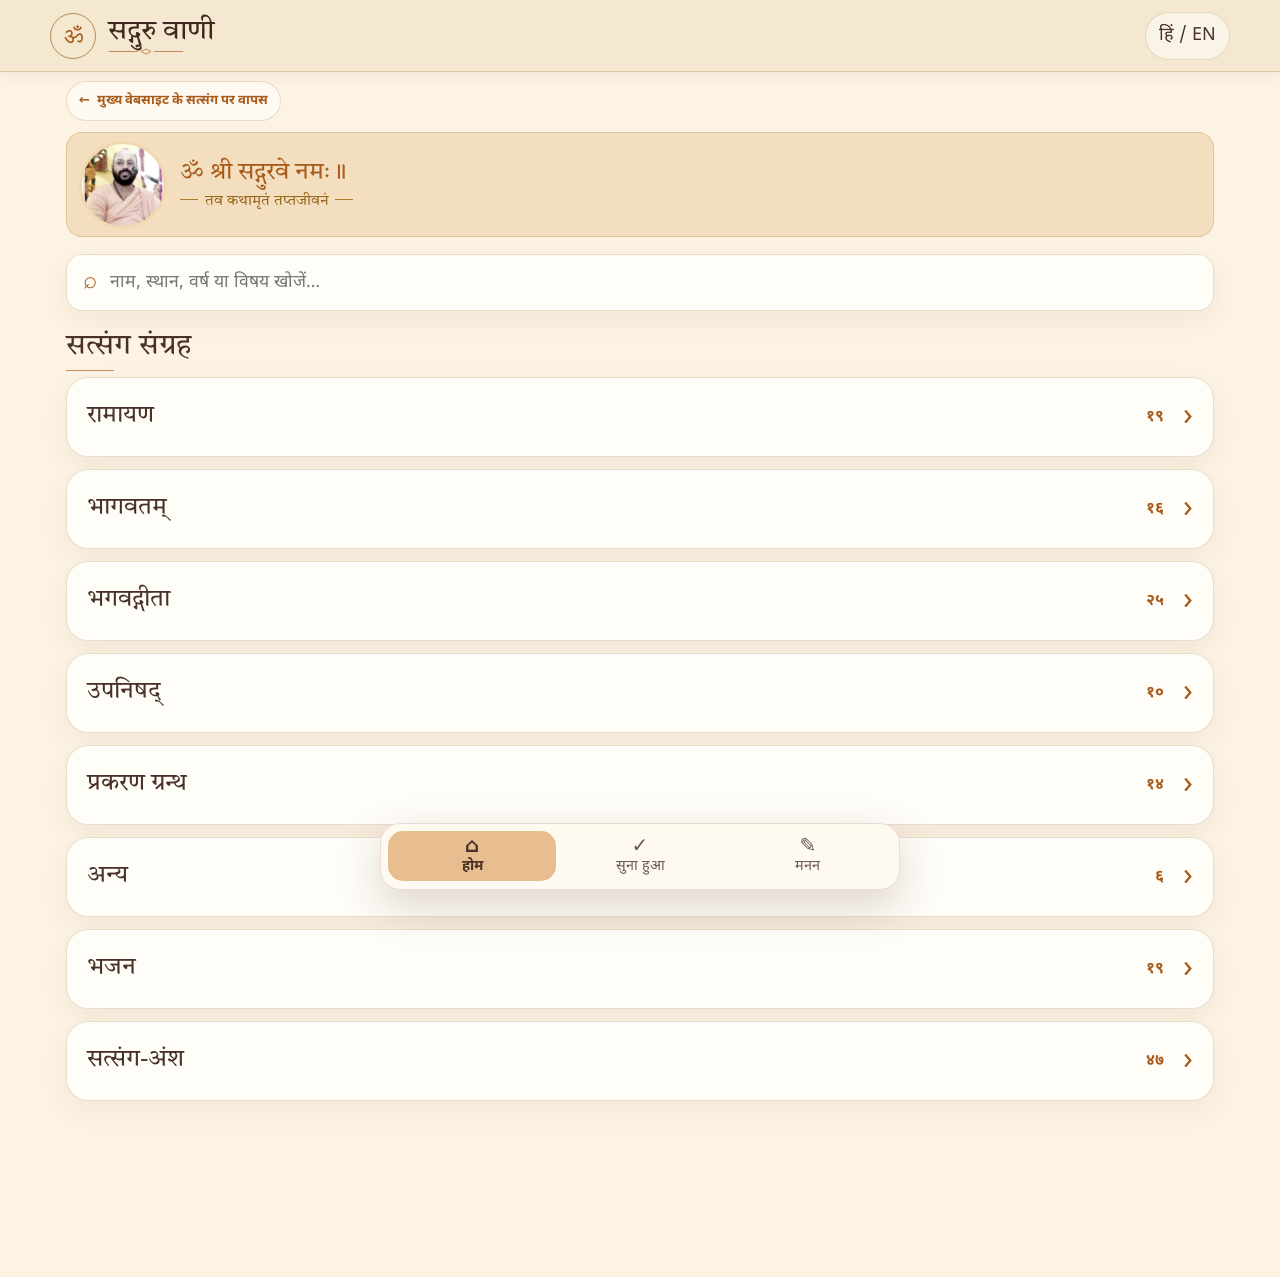
<file: sadguru-vani/index.html>
<!doctype html>
<html lang="hi">
  <head>
    <meta charset="UTF-8" />
    <meta name="viewport" content="width=device-width, initial-scale=1, viewport-fit=cover" />
    <meta name="theme-color" content="#fff9ef" />
    <meta name="description" content="परम पूज्य स्वामी सुबोधानन्द सरस्वती जी का विषयवार सत्संग-संग्रह" />
    <link rel="manifest" href="./manifest.webmanifest?v=4" />
    <link rel="icon" href="./icons/version2-icon-192.png?v=3" />
    <link rel="apple-touch-icon" href="./icons/version2-icon-192.png?v=3" />
    <link rel="stylesheet" href="./styles.css?v=6" />
    <title>Sadguru Vani · सद्गुरु वाणी</title>
  </head>
  <body>
    <a class="skip-link" href="#main">मुख्य सामग्री पर जाएँ</a>

    <header class="app-header">
      <a class="brand" href="#home" aria-label="Sadguru Vani — होम">
        <span class="brand-mark" aria-hidden="true">ॐ</span>
        <span class="brand-copy"><strong data-hi="सद्गुरु वाणी" data-en="Sadguru Vani">सद्गुरु वाणी</strong><svg class="brand-ornament" viewBox="0 0 92 8" aria-hidden="true"><path d="M1 4h35m20 0h35M40 4l6-3 6 3-6 3z" /></svg></span>
      </a>
      <div class="header-actions">
        <button id="languageButton" class="ghost-button" type="button" aria-label="भाषा बदलें">हिं / EN</button>
      </div>
    </header>

    <div class="main-site-return-bar">
      <a class="main-site-back" href="../#talks" aria-label="Main website Satsang page">
        <span aria-hidden="true">&#8592;</span>
        <span>&#2350;&#2369;&#2326;&#2381;&#2351; &#2357;&#2375;&#2348;&#2360;&#2366;&#2311;&#2335; &#2325;&#2375; &#2360;&#2340;&#2381;&#2360;&#2306;&#2327; &#2346;&#2352; &#2357;&#2366;&#2346;&#2360;</span>
      </a>
    </div>

    <main id="main" tabindex="-1">
      <div id="offlineNotice" class="offline-notice" role="status" hidden>आप ऑफलाइन हैं। संग्रह देखा जा सकता है, लेकिन YouTube सत्संग चलाने के लिए इंटरनेट आवश्यक है।</div>
      <section id="homeView" class="view is-active" aria-labelledby="homeTitle">
        <div class="home-intro">
          <img src="../assets/vedant-2-B-oiwEtb.png" alt="परम पूज्य स्वामीजी" />
          <div><p class="eyebrow">ॐ श्री सद्गुरवे नमः ॥</p><p id="homeTitle" class="devotional-motto"><span aria-hidden="true"></span>तव कथामृतं तप्तजीवनं<span aria-hidden="true"></span></p></div>
        </div>

        <div class="home-install-action">
          <button id="installButton" class="ghost-button install-button" type="button" data-hi="Install App" data-en="Install App" hidden>Install App</button>
          <button id="dismissInstallButton" class="dismiss-install-button" type="button" aria-label="इंस्टॉल सुझाव छिपाएँ" title="Hide" hidden>×</button>
        </div>
        <div id="vaniInstallInstructions" class="vani-install-instructions" hidden>
          <p data-hi="इसी सद्गुरु वाणी पेज पर रहते हुए browser menu (⋮) खोलें और ‘Install app’ या ‘Add to Home screen’ चुनें।" data-en="Stay on this Sadguru Vani page, open the browser menu (⋮), and choose ‘Install app’ or ‘Add to Home screen’." >इसी सद्गुरु वाणी पेज पर रहते हुए browser menu (⋮) खोलें और ‘Install app’ या ‘Add to Home screen’ चुनें।</p>
        </div>

        <section class="home-search" aria-label="सत्संग खोज">
          <label class="search-box">
            <span aria-hidden="true">⌕</span>
            <input id="searchInput" type="search" autocomplete="off" placeholder="नाम, स्थान, वर्ष या विषय खोजें…" />
            <button id="clearSearch" type="button" aria-label="खोज मिटाएँ" hidden>×</button>
          </label>
          <p id="searchSummary" class="search-summary">सभी सत्संगों में खोजें</p>
          <div id="searchResults" class="talk-grid"></div>
        </section>

        <section id="continueSection" class="content-section" hidden>
          <div id="continueCard"></div>
        </section>

        <section class="content-section" aria-labelledby="categoriesTitle">
          <div class="section-heading">
            <h2 id="categoriesTitle" data-hi="सत्संग संग्रह" data-en="Satsang Collection">सत्संग संग्रह</h2>
          </div>
          <div id="categoryGrid" class="category-grid" aria-live="polite"></div>
        </section>

      </section>

      <section id="catalogueView" class="view" aria-labelledby="catalogueTitle">
        <div class="page-heading catalogue-page-heading">
          <button class="back-button" type="button" data-action="home" aria-label="होम पर वापस">←</button>
          <div class="heading-copy"><h1 id="catalogueTitle">सभी सत्संग</h1><p id="catalogueSubtitle"></p></div>
          <button class="global-search-button" type="button" data-open-search aria-label="वैश्विक सत्संग खोज खोलें"><span aria-hidden="true"></span></button>
        </div>
        <div id="talkGrid" class="series-list" aria-live="polite"></div>
        <p id="emptyCatalogue" class="empty-state" hidden>इस श्रेणी में कोई सत्संग नहीं मिला।</p>
      </section>

      <section id="seriesView" class="view" aria-labelledby="seriesTitle">
        <div class="page-heading">
          <button class="back-button" type="button" data-action="back-to-category" aria-label="श्रेणी पर वापस">←</button>
          <div class="heading-copy"><h1 id="seriesTitle">सत्संग क्रम</h1><p id="seriesMeta"></p></div>
          <button class="global-search-button" type="button" data-open-search aria-label="वैश्विक सत्संग खोज खोलें"><span aria-hidden="true"></span></button>
        </div>
        <p id="seriesSummary" class="series-summary">क्रमबद्ध सत्संग सूची</p>
        <div id="seriesLoading" class="skeleton-list" aria-label="सत्संग सूची तैयार हो रही है" hidden><span></span><span></span><span></span></div>
        <div id="episodeList" class="episode-list" aria-live="polite"></div>
        <div id="seriesFallback" class="empty-state" hidden>
          <span aria-hidden="true">▶</span>
          <h2>पूरी सूची स्थानीय सर्वर पर उपलब्ध नहीं</h2>
          <p>होस्ट की गई ऐप में सूची स्वतः खुलेगी। अभी YouTube playlist में सभी सत्संग देख सकते हैं।</p>
          <button id="playSeriesFallback" class="primary-button" type="button">Playlist चलाएँ</button>
        </div>
      </section>

      <section id="anshView" class="view" aria-labelledby="anshTitle">
        <div class="page-heading">
          <button class="back-button" type="button" data-action="back-to-ansh-durations" aria-label="अवधि सूची पर वापस">←</button>
          <div class="heading-copy"><h1 id="anshTitle">सत्संग-अंश</h1><p id="anshSubtitle"></p></div>
          <button class="global-search-button" type="button" data-open-search aria-label="वैश्विक सत्संग खोज खोलें"><span aria-hidden="true"></span></button>
        </div>
        <div id="anshTalkList" class="series-list" aria-live="polite"></div>
      </section>

      <section id="libraryView" class="view" aria-labelledby="libraryTitle">
        <div class="page-heading compact"><div class="heading-copy"><p class="kicker">आपकी गतिविधि</p><h1 id="libraryTitle">मनन</h1></div><button class="global-search-button" type="button" data-open-search aria-label="वैश्विक सत्संग खोज खोलें"><span aria-hidden="true"></span></button></div>
        <div id="libraryGrid" class="talk-grid"></div>
        <div id="emptyLibrary" class="empty-state"><span aria-hidden="true">✎</span><h2>मनन हेतु कोई सत्संग नहीं</h2><p>किसी सत्संग पर पेंसिल चिह्न दबाकर उसे मनन के लिए यहाँ रखें।</p></div>
      </section>

      <section id="playerView" class="view" aria-labelledby="playerTitle">
        <div class="page-heading player-page-heading">
          <button id="closePlayer" class="back-button" type="button" aria-label="सत्संग सूची पर वापस">←</button>
          <span class="player-heading-spacer" aria-hidden="true"></span>
          <button class="global-search-button" type="button" data-open-search aria-label="वैश्विक सत्संग खोज खोलें"><span aria-hidden="true"></span></button>
        </div>
        <div class="player-page">
          <div class="player-intro">
            <h1 id="playerTitle"></h1>
            <p id="playerMeta"></p>
          </div>
          <div class="video-frame"><div id="youtubePlayer"></div></div>
          <div class="player-copy">
            <div class="player-nav">
              <button id="previousTalk" type="button" data-hi="◀ पिछला" data-en="◀ Previous">◀ पिछला</button>
              <span id="playerPosition"></span>
              <button id="nextTalk" type="button" data-hi="अगला ▶" data-en="Next ▶">अगला ▶</button>
            </div>
            <div class="player-actions">
              <button id="markListened" class="secondary-button" type="button">✓ सुना हुआ</button>
              <button id="playerContemplate" class="secondary-button" type="button">✎ मनन</button>
            </div>
            <aside class="youtube-gratitude">
              <span class="gratitude-symbol" aria-hidden="true">🙏</span>
              <span class="gratitude-copy"><strong data-hi="कृपया परम पूज्य स्वामीजी के प्रति YouTube पर जाकर कृतज्ञता व्यक्त करें" data-en="Please express gratitude to Param Pujya Swamiji by visiting YouTube">कृपया परम पूज्य स्वामीजी के प्रति YouTube पर जाकर कृतज्ञता व्यक्त करें</strong><small data-hi="मूल YouTube वीडियो पर Like, Comment और Subscribe कर सकते हैं" data-en="You can Like, Comment and Subscribe on the original YouTube video">मूल YouTube वीडियो पर Like, Comment और Subscribe कर सकते हैं</small></span>
              <a id="openYouTube" class="gratitude-button" target="_blank" rel="noopener noreferrer">YouTube पर जाएँ</a>
            </aside>
            <details id="mananPanel" class="private-note">
              <summary>✎ मेरे मनन</summary>
              <p class="manan-context"><strong id="mananTalkTitle"></strong><br /><span id="mananTalkMeta"></span></p>
              <label class="manan-label" for="privateNote">नया मनन</label>
              <textarea id="privateNote" rows="4" maxlength="2000" placeholder="मनन, प्रश्न या स्मरण लिखें…"></textarea>
              <div class="manan-compose-actions">
                <button id="addCurrentTime" class="secondary-button" type="button">＋ वर्तमान समय जोड़ें</button>
                <span id="selectedTimestamp" class="selected-timestamp" hidden></span>
                <button id="savePrivateNote" class="primary-button" type="button" hidden>मनन सुरक्षित करें</button>
              </div>
              <small>मनन केवल इसी उपकरण में सुरक्षित रहते हैं।</small>
              <div id="talkMananNotes" class="manan-note-list"></div>
            </details>
          </div>
        </div>
      </section>

      <section id="searchView" class="view" aria-labelledby="globalSearchTitle">
        <div class="page-heading">
          <button id="closeGlobalSearch" class="back-button" type="button" aria-label="पिछले पृष्ठ पर वापस">←</button>
          <div class="heading-copy"><h1 id="globalSearchTitle" data-hi="खोजें" data-en="Search">खोजें</h1><p data-hi="सभी सत्संगों में" data-en="Across all satsangs">सभी सत्संगों में</p></div>
        </div>
        <label class="search-box global-search-box">
          <span aria-hidden="true">⌕</span>
          <input id="globalSearchInput" type="search" autocomplete="off" placeholder="नाम, स्थान, वर्ष या विषय खोजें…" />
          <button id="clearGlobalSearch" type="button" aria-label="खोज मिटाएँ" hidden>×</button>
        </label>
        <p id="globalSearchSummary" class="search-summary"></p>
        <div id="globalSearchResults" class="series-list" aria-live="polite"></div>
      </section>
    </main>

    <nav class="bottom-nav" aria-label="मुख्य नेविगेशन">
      <a href="#home" data-route="home" aria-current="page"><span aria-hidden="true">⌂</span><small data-hi="होम" data-en="Home">होम</small></a>
      <a href="#listened" data-route="listened"><span aria-hidden="true">✓</span><small data-hi="सुना हुआ" data-en="Listened">सुना हुआ</small></a>
      <a href="#manan" data-route="manan"><span aria-hidden="true">✎</span><small data-hi="मनन" data-en="Manan">मनन</small></a>
    </nav>

    <div id="toast" class="toast" role="status" aria-live="polite"></div>
    <dialog id="v2MananDialog" class="v2-manan-dialog">
      <div class="v2-manan-dialog__body">
        <p class="eyebrow" data-hi="निजी मनन" data-en="Private Manan">निजी मनन</p>
        <h2 id="v2MananTitle"></h2>
        <textarea id="v2MananText" rows="6" data-hi-placeholder="अपना मनन लिखें…" data-en-placeholder="Write your Manan…" placeholder="अपना मनन लिखें…"></textarea>
        <div class="v2-manan-dialog__actions">
          <button id="cancelV2Manan" class="secondary-button" type="button" data-hi="रद्द करें" data-en="Cancel">रद्द करें</button>
          <button id="saveV2Manan" class="primary-button" type="button" data-hi="मनन सुरक्षित करें" data-en="Save Manan">मनन सुरक्षित करें</button>
        </div>
        <small data-hi="यह मनन केवल इसी उपकरण में सुरक्षित रहेगा।" data-en="This Manan stays private on this device.">यह मनन केवल इसी उपकरण में सुरक्षित रहेगा।</small>
      </div>
    </dialog>
    <div id="playlistProbe" class="playlist-probe" aria-hidden="true"></div>
    <noscript>इस ऐप को चलाने के लिए JavaScript आवश्यक है।</noscript>
    <script src="./app.js?v=9" defer></script>
  </body>
</html>
</file>
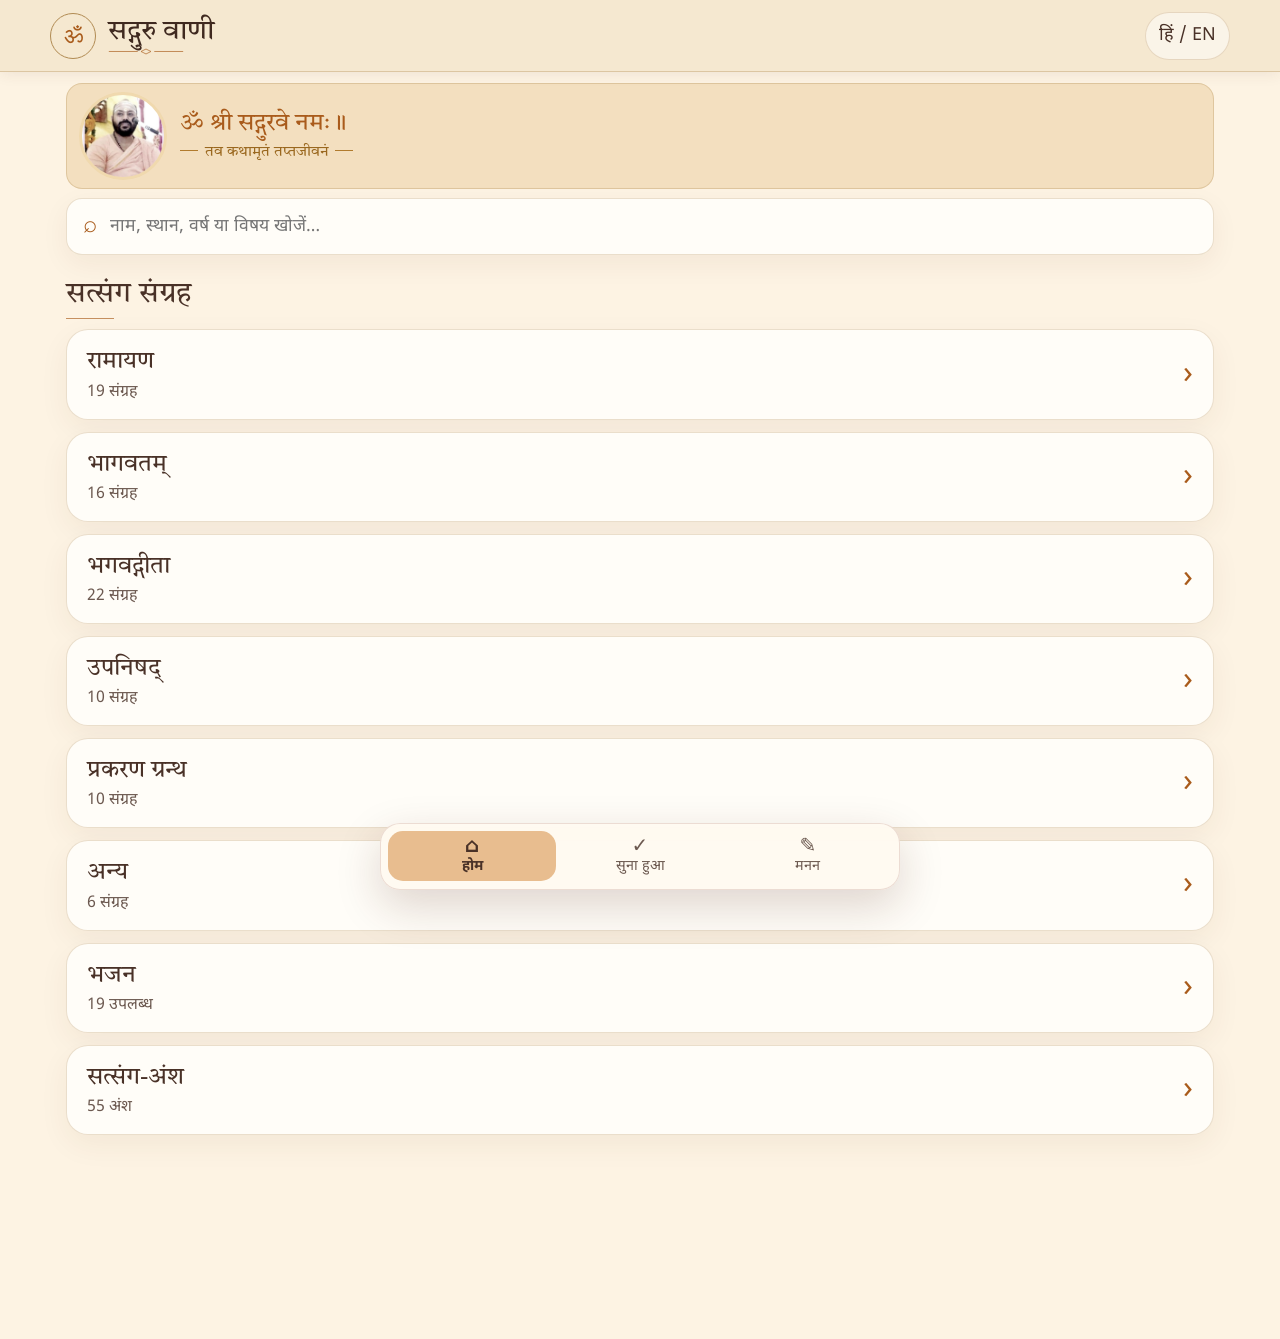
<file: .deploy-sadguru-vani-20260813-163211/sadguru-vani/index.html>
<!doctype html>
<html lang="hi">
  <head>
    <meta charset="UTF-8" />
    <meta name="viewport" content="width=device-width, initial-scale=1, viewport-fit=cover" />
    <meta name="theme-color" content="#fff9ef" />
    <meta name="description" content="परम पूज्य स्वामी सुबोधानन्द सरस्वती जी का विषयवार सत्संग-संग्रह" />
    <link rel="manifest" href="./manifest.webmanifest?v=5" />
    <link rel="icon" href="./icons/icon-192.png?v=4" />
    <link rel="apple-touch-icon" href="./icons/icon-192.png?v=4" />
    <link rel="stylesheet" href="./styles.css?v=32" />
    <title>Sadguru Vani · सद्गुरु वाणी</title>
  </head>
  <body>
    <a class="skip-link" href="#main">मुख्य सामग्री पर जाएँ</a>

    <header class="app-header">
      <a class="brand" href="#home" aria-label="Sadguru Vani — होम">
        <span class="brand-mark" aria-hidden="true">ॐ</span>
        <span class="brand-copy"><strong data-hi="सद्गुरु वाणी" data-en="Sadguru Vani">सद्गुरु वाणी</strong><svg class="brand-ornament" viewBox="0 0 92 8" aria-hidden="true"><path d="M1 4h35m20 0h35M40 4l6-3 6 3-6 3z" /></svg></span>
      </a>
      <div class="header-actions">
        <button id="installButton" class="ghost-button install-button" type="button" hidden>ऐप इंस्टॉल करें</button>
        <button id="languageButton" class="ghost-button" type="button" aria-label="भाषा बदलें">हिं / EN</button>
      </div>
    </header>

    <main id="main" tabindex="-1">
      <div id="offlineNotice" class="offline-notice" role="status" hidden>आप ऑफलाइन हैं। संग्रह देखा जा सकता है, लेकिन YouTube सत्संग चलाने के लिए इंटरनेट आवश्यक है।</div>
      <section id="homeView" class="view is-active" aria-labelledby="homeTitle">
        <div class="home-intro">
          <img src="../assets/vedant-2-B-oiwEtb.png" alt="परम पूज्य स्वामीजी" />
          <div><p class="eyebrow">ॐ श्री सद्गुरवे नमः ॥</p><p id="homeTitle" class="devotional-motto"><span aria-hidden="true"></span>तव कथामृतं तप्तजीवनं<span aria-hidden="true"></span></p></div>
        </div>

        <section class="home-search" aria-label="सत्संग खोज">
          <label class="search-box">
            <span aria-hidden="true">⌕</span>
            <input id="searchInput" type="search" autocomplete="off" placeholder="नाम, स्थान, वर्ष या विषय खोजें…" />
            <button id="clearSearch" type="button" aria-label="खोज मिटाएँ" hidden>×</button>
          </label>
          <p id="searchSummary" class="search-summary">सभी सत्संगों में खोजें</p>
          <div id="searchResults" class="talk-grid"></div>
        </section>

        <section id="continueSection" class="content-section" hidden>
          <div id="continueCard"></div>
        </section>

        <section class="content-section" aria-labelledby="categoriesTitle">
          <div class="section-heading">
            <h2 id="categoriesTitle" data-hi="सत्संग संग्रह" data-en="Satsang Collection">सत्संग संग्रह</h2>
          </div>
          <div id="categoryGrid" class="category-grid" aria-live="polite"></div>
        </section>

      </section>

      <section id="catalogueView" class="view" aria-labelledby="catalogueTitle">
        <div class="page-heading">
          <button class="back-button" type="button" data-action="home" aria-label="होम पर वापस">←</button>
          <div class="heading-copy"><h1 id="catalogueTitle">सभी सत्संग</h1><p id="catalogueSubtitle"></p></div>
          <button class="global-search-button" type="button" data-open-search aria-label="वैश्विक सत्संग खोज खोलें"><span aria-hidden="true"></span></button>
        </div>
        <div id="talkGrid" class="series-list" aria-live="polite"></div>
        <p id="emptyCatalogue" class="empty-state" hidden>इस श्रेणी में कोई सत्संग नहीं मिला।</p>
      </section>

      <section id="seriesView" class="view" aria-labelledby="seriesTitle">
        <div class="page-heading">
          <button class="back-button" type="button" data-action="back-to-category" aria-label="श्रेणी पर वापस">←</button>
          <div class="heading-copy"><h1 id="seriesTitle">सत्संग क्रम</h1><p id="seriesMeta"></p></div>
          <button class="global-search-button" type="button" data-open-search aria-label="वैश्विक सत्संग खोज खोलें"><span aria-hidden="true"></span></button>
        </div>
        <p id="seriesSummary" class="series-summary">क्रमबद्ध सत्संग सूची</p>
        <div id="seriesLoading" class="skeleton-list" aria-label="सत्संग सूची तैयार हो रही है" hidden><span></span><span></span><span></span></div>
        <div id="episodeList" class="episode-list" aria-live="polite"></div>
        <div id="seriesFallback" class="empty-state" hidden>
          <span aria-hidden="true">▶</span>
          <h2>पूरी सूची स्थानीय सर्वर पर उपलब्ध नहीं</h2>
          <p>होस्ट की गई ऐप में सूची स्वतः खुलेगी। अभी YouTube playlist में सभी सत्संग देख सकते हैं।</p>
          <button id="playSeriesFallback" class="primary-button" type="button">Playlist चलाएँ</button>
        </div>
      </section>

      <section id="anshView" class="view" aria-labelledby="anshTitle">
        <div class="page-heading">
          <button class="back-button" type="button" data-action="back-to-ansh-durations" aria-label="अवधि सूची पर वापस">←</button>
          <div class="heading-copy"><h1 id="anshTitle">सत्संग-अंश</h1><p id="anshSubtitle"></p></div>
          <button class="global-search-button" type="button" data-open-search aria-label="वैश्विक सत्संग खोज खोलें"><span aria-hidden="true"></span></button>
        </div>
        <div id="anshTalkList" class="series-list" aria-live="polite"></div>
      </section>

      <section id="libraryView" class="view" aria-labelledby="libraryTitle">
        <div class="page-heading compact"><div class="heading-copy"><p class="kicker">आपकी गतिविधि</p><h1 id="libraryTitle">मनन</h1></div><button class="global-search-button" type="button" data-open-search aria-label="वैश्विक सत्संग खोज खोलें"><span aria-hidden="true"></span></button></div>
        <div id="libraryGrid" class="talk-grid"></div>
        <div id="emptyLibrary" class="empty-state"><span aria-hidden="true">✎</span><h2>मनन हेतु कोई सत्संग नहीं</h2><p>किसी सत्संग पर पेंसिल चिह्न दबाकर उसे मनन के लिए यहाँ रखें।</p></div>
      </section>

      <section id="playerView" class="view" aria-labelledby="playerTitle">
        <div class="page-heading player-page-heading">
          <button id="closePlayer" class="back-button" type="button" aria-label="सत्संग सूची पर वापस">←</button>
          <div class="heading-copy"><p class="kicker" data-hi="श्रवण" data-en="Listening">श्रवण</p><h1 id="playerBackContext">सत्संग</h1></div>
          <button class="global-search-button" type="button" data-open-search aria-label="वैश्विक सत्संग खोज खोलें"><span aria-hidden="true"></span></button>
        </div>
        <div class="player-page">
          <div class="video-frame"><div id="youtubePlayer"></div></div>
          <div class="player-copy">
            <p id="playerCategory" class="kicker"></p>
            <h2 id="playerTitle"></h2>
            <p id="playerMeta"></p>
            <div class="player-nav">
              <button id="previousTalk" type="button" data-hi="◀ पिछला" data-en="◀ Previous">◀ पिछला</button>
              <span id="playerPosition"></span>
              <button id="nextTalk" type="button" data-hi="अगला ▶" data-en="Next ▶">अगला ▶</button>
            </div>
            <div class="player-actions">
              <button id="playerContemplate" class="secondary-button" type="button">✎ मनन</button>
              <button id="markListened" class="secondary-button" type="button">✓ सुना हुआ</button>
              <a id="openYouTube" class="secondary-button" target="_blank" rel="noopener noreferrer">YouTube पर देखें ↗</a>
            </div>
            <p class="youtube-gratitude" data-hi="सुनने के बाद, YouTube पर 👍 Like व 💬 Comment से प. पू. स्वामीजी के प्रति कृतज्ञता व्यक्त कर सकते हैं 🙏" data-en="After listening, you may express gratitude to Pujya Swamiji with a 👍 Like and 💬 Comment on YouTube. 🙏">सुनने के बाद, YouTube पर 👍 Like व 💬 Comment से प. पू. स्वामीजी के प्रति कृतज्ञता व्यक्त कर सकते हैं 🙏</p>
            <details id="mananPanel" class="private-note">
              <summary>✎ मेरे मनन</summary>
              <p class="manan-context"><strong id="mananTalkTitle"></strong><br /><span id="mananTalkMeta"></span></p>
              <label class="manan-label" for="privateNote">नया मनन</label>
              <textarea id="privateNote" rows="4" maxlength="2000" placeholder="मनन, प्रश्न या स्मरण लिखें…"></textarea>
              <div class="manan-compose-actions">
                <button id="addCurrentTime" class="secondary-button" type="button">＋ वर्तमान समय जोड़ें</button>
                <span id="selectedTimestamp" class="selected-timestamp" hidden></span>
                <button id="savePrivateNote" class="primary-button" type="button">मनन सुरक्षित करें</button>
              </div>
              <small>मनन केवल इसी उपकरण में सुरक्षित रहते हैं।</small>
              <div id="talkMananNotes" class="manan-note-list"></div>
            </details>
          </div>
        </div>
      </section>

      <section id="searchView" class="view" aria-labelledby="globalSearchTitle">
        <div class="page-heading">
          <button id="closeGlobalSearch" class="back-button" type="button" aria-label="पिछले पृष्ठ पर वापस">←</button>
          <div class="heading-copy"><h1 id="globalSearchTitle" data-hi="खोजें" data-en="Search">खोजें</h1><p data-hi="सभी सत्संगों में" data-en="Across all satsangs">सभी सत्संगों में</p></div>
        </div>
        <label class="search-box global-search-box">
          <span aria-hidden="true">⌕</span>
          <input id="globalSearchInput" type="search" autocomplete="off" placeholder="नाम, स्थान, वर्ष या विषय खोजें…" />
          <button id="clearGlobalSearch" type="button" aria-label="खोज मिटाएँ" hidden>×</button>
        </label>
        <p id="globalSearchSummary" class="search-summary"></p>
        <div id="globalSearchResults" class="series-list" aria-live="polite"></div>
      </section>
    </main>

    <section id="miniPlayer" class="mini-player" aria-label="वर्तमान श्रवण" hidden>
      <button id="miniPlayerToggle" class="mini-player__toggle" type="button" aria-label="रोकें"><span aria-hidden="true">Ⅱ</span></button>
      <button id="miniPlayerOpen" class="mini-player__open" type="button">
        <span id="miniPlayerTitle" class="mini-player__title"></span>
        <span id="miniPlayerTime" class="mini-player__time"></span>
        <span class="mini-player__track" aria-hidden="true"><span id="miniPlayerProgress"></span></span>
      </button>
    </section>

    <nav class="bottom-nav" aria-label="मुख्य नेविगेशन">
      <a href="#home" data-route="home" aria-current="page"><span aria-hidden="true">⌂</span><small data-hi="होम" data-en="Home">होम</small></a>
      <a href="#listened" data-route="listened"><span aria-hidden="true">✓</span><small data-hi="सुना हुआ" data-en="Listened">सुना हुआ</small></a>
      <a href="#manan" data-route="manan"><span aria-hidden="true">✎</span><small data-hi="मनन" data-en="Manan">मनन</small></a>
    </nav>

    <div id="toast" class="toast" role="status" aria-live="polite"></div>
    <div id="playlistProbe" class="playlist-probe" aria-hidden="true"></div>
    <noscript>इस ऐप को चलाने के लिए JavaScript आवश्यक है।</noscript>
    <script src="./app.js?v=30" defer></script>
  </body>
</html>
</file>
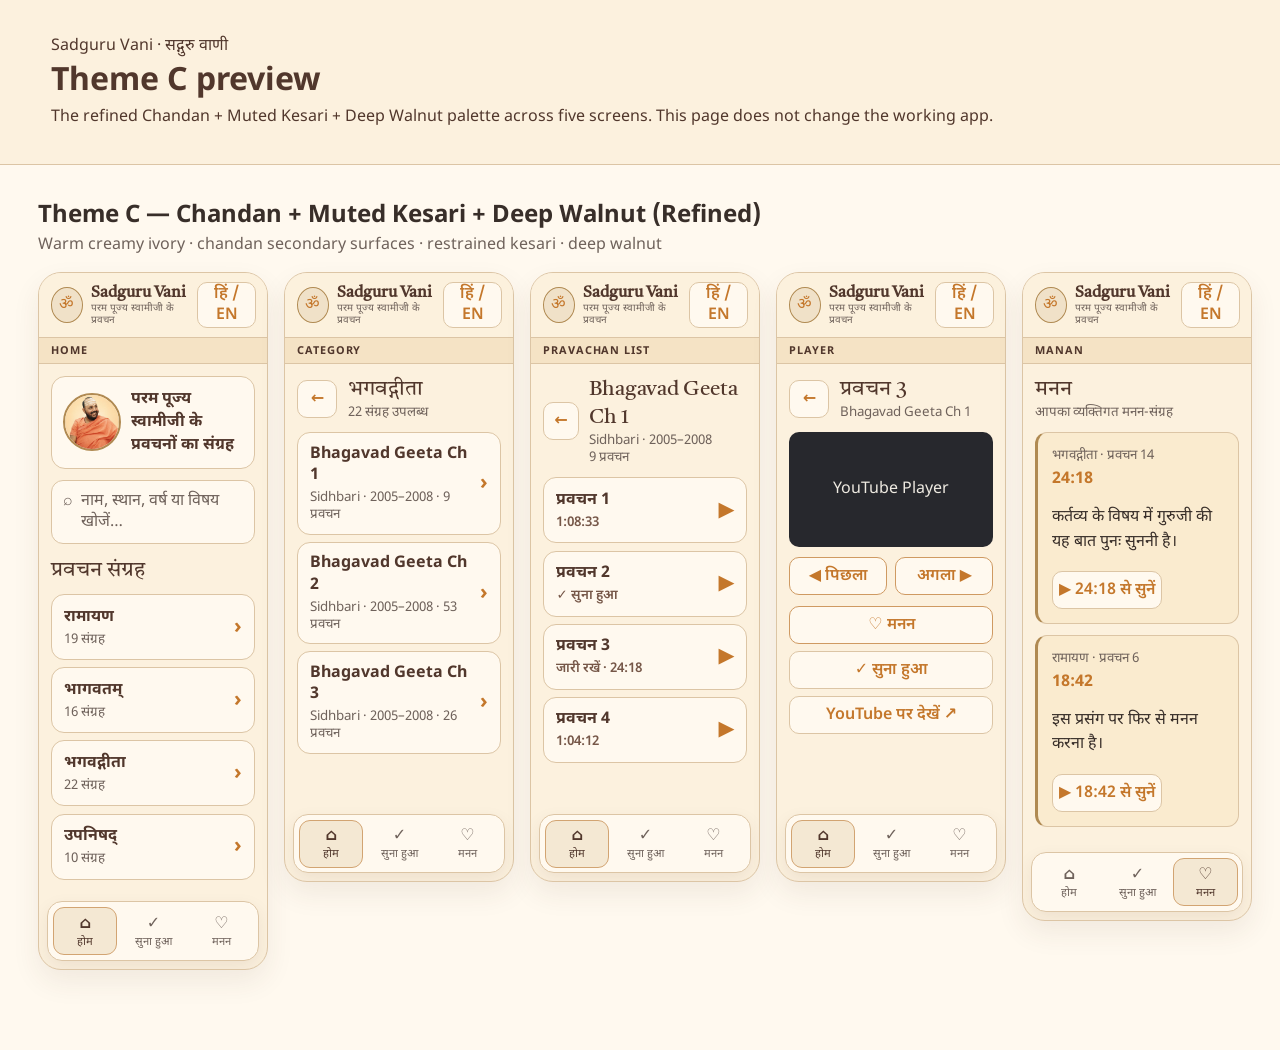
<file: sadguru-vani-v2/theme-preview.html>
<!doctype html>
<html lang="hi">
<head>
  <meta charset="UTF-8" />
  <meta name="viewport" content="width=device-width, initial-scale=1" />
  <title>Sadguru Vani — Colour Theme Comparison</title>
  <link rel="stylesheet" href="./theme-preview.css?v=7" />
</head>
<body>
  <header class="preview-header">
    <p>Sadguru Vani · सद्गुरु वाणी</p>
    <h1>Theme C preview</h1>
    <p>The refined Chandan + Muted Kesari + Deep Walnut palette across five screens. This page does not change the working app.</p>
  </header>
  <main id="themes"></main>
  <script>
    const themes = [
      { id: "d", name: "Theme C — Chandan + Muted Kesari + Deep Walnut (Refined)", note: "Warm creamy ivory · chandan secondary surfaces · restrained kesari · deep walnut" },
    ];

    const categoryRows = [
      ["रामायण", "19 संग्रह"], ["भागवतम्", "16 संग्रह"], ["भगवद्गीता", "22 संग्रह"],
      ["उपनिषद्", "10 संग्रह"], ["प्रकरण ग्रन्थ", "10 संग्रह"], ["सत्संग-अंश", "55 अंश"],
    ];
    const row = ([title, meta]) => `<div class="row"><span><strong>${title}</strong><small>${meta}</small></span><b>›</b></div>`;
    const nav = (active) => `<nav>${[["⌂","होम"],["✓","सुना हुआ"],["♡","मनन"]].map(([icon,label], index) => `<span class="${index === active ? "active" : ""}"><b>${icon}</b><small>${label}</small></span>`).join("")}</nav>`;
    const shell = (title, content, active = 0) => `<article class="screen"><div class="appbar"><span class="om">ॐ</span><span><strong>Sadguru Vani</strong><small>परम पूज्य स्वामीजी के प्रवचन</small></span><button>हिं / EN</button></div><div class="screen-label">${title}</div><div class="content">${content}</div>${nav(active)}</article>`;

    const screens = () => [
      shell("Home", `<div class="intro"><img src="../assets/swamiji-new-portrait-PXN53uw1.jpg" alt="Pujya Swamiji"><strong>परम पूज्य स्वामीजी के प्रवचनों का संग्रह</strong></div><div class="search">⌕ <span>नाम, स्थान, वर्ष या विषय खोजें…</span></div><h2>प्रवचन संग्रह</h2>${categoryRows.slice(0,4).map(row).join("")}`),
      shell("Category", `<div class="heading"><button>←</button><span><h2>भगवद्गीता</h2><small>22 संग्रह उपलब्ध</small></span></div>${[["Bhagavad Geeta Ch 1","Sidhbari · 2005–2008 · 9 प्रवचन"],["Bhagavad Geeta Ch 2","Sidhbari · 2005–2008 · 53 प्रवचन"],["Bhagavad Geeta Ch 3","Sidhbari · 2005–2008 · 26 प्रवचन"]].map(row).join("")}`),
      shell("Pravachan List", `<div class="heading"><button>←</button><span><h2>Bhagavad Geeta Ch 1</h2><small>Sidhbari · 2005–2008<br>9 प्रवचन</small></span></div>${[["प्रवचन 1","1:08:33"],["प्रवचन 2","✓ सुना हुआ"],["प्रवचन 3","जारी रखें · 24:18"],["प्रवचन 4","1:04:12"]].map(([t,m]) => `<div class="row talk"><span><strong>${t}</strong><small>${m}</small></span><b>▶</b></div>`).join("")}`),
      shell("Player", `<div class="heading"><button>←</button><span><h2>प्रवचन 3</h2><small>Bhagavad Geeta Ch 1</small></span></div><div class="video">YouTube Player</div><div class="prev-next"><button>◀ पिछला</button><button>अगला ▶</button></div><div class="actions"><button>♡ मनन</button><button>✓ सुना हुआ</button><button>YouTube पर देखें ↗</button></div>`),
      shell("Manan", `<div class="heading"><span><h2>मनन</h2><small>आपका व्यक्तिगत मनन-संग्रह</small></span></div><section class="note"><small>भगवद्गीता · प्रवचन 14</small><b>24:18</b><p>कर्तव्य के विषय में गुरुजी की यह बात पुनः सुननी है।</p><button>▶ 24:18 से सुनें</button></section><section class="note"><small>रामायण · प्रवचन 6</small><b>18:42</b><p>इस प्रसंग पर फिर से मनन करना है।</p><button>▶ 18:42 से सुनें</button></section>`, 2),
    ];

    document.querySelector("#themes").innerHTML = themes.map((theme) => `<section class="theme theme-${theme.id}"><header><h2>${theme.name}</h2><p>${theme.note}</p></header><div class="screens">${screens().join("")}</div></section>`).join("");
  </script>
</body>
</html>
</file>
<file: assets/fonts/banner-fonts.css>
/* Self-hosted banner fonts — Rozha One + Playfair Display (both OFL-licensed).
   Latin + Devanagari subsets only; used solely on the section banners. Served
   same-origin and precached, so the banners keep their fonts even offline. */

/* Playfair Display — italic (used for the English pull-quotes) */
@font-face {
  font-family: 'Playfair Display';
  font-style: italic;
  font-weight: 400 700;
  font-display: swap;
  src: url(/assets/fonts/bf-3.woff2) format('woff2');
  unicode-range: U+0000-00FF, U+0131, U+0152-0153, U+02BB-02BC, U+02C6, U+02DA, U+02DC, U+0304, U+0308, U+0329, U+2000-206F, U+20AC, U+2122, U+2191, U+2193, U+2212, U+2215, U+FEFF, U+FFFD;
}
/* Playfair Display — normal (fallback if a banner isn't italicised) */
@font-face {
  font-family: 'Playfair Display';
  font-style: normal;
  font-weight: 400 700;
  font-display: swap;
  src: url(/assets/fonts/bf-7.woff2) format('woff2');
  unicode-range: U+0000-00FF, U+0131, U+0152-0153, U+02BB-02BC, U+02C6, U+02DA, U+02DC, U+0304, U+0308, U+0329, U+2000-206F, U+20AC, U+2122, U+2191, U+2193, U+2212, U+2215, U+FEFF, U+FFFD;
}
/* Rozha One — Devanagari (the banner headings/quotes) */
@font-face {
  font-family: 'Rozha One';
  font-style: normal;
  font-weight: 400;
  font-display: swap;
  src: url(/assets/fonts/bf-8.woff2) format('woff2');
  unicode-range: U+0900-097F, U+1CD0-1CF9, U+200C-200D, U+20A8, U+20B9, U+20F0, U+25CC, U+A830-A839, U+A8E0-A8FF, U+11B00-11B09;
}
/* Rozha One — Latin (punctuation, dashes) */
@font-face {
  font-family: 'Rozha One';
  font-style: normal;
  font-weight: 400;
  font-display: swap;
  src: url(/assets/fonts/bf-10.woff2) format('woff2');
  unicode-range: U+0000-00FF, U+0131, U+0152-0153, U+02BB-02BC, U+02C6, U+02DA, U+02DC, U+0304, U+0308, U+0329, U+2000-206F, U+20AC, U+2122, U+2191, U+2193, U+2212, U+2215, U+FEFF, U+FFFD;
}
</file>
<file: main-install.css>
.main-install-button {
  position: relative;
  z-index: 1;
  width: fit-content;
  min-height: 50px;
  display: none;
  align-items: center;
  gap: .45rem;
  padding: .65rem 1rem;
  border: 1px solid rgba(168,95,30,.42);
  border-radius: 999px;
  background: #fff8ea;
  color: #684229;
  font: 700 1rem/1.2 "Noto Sans Devanagari", system-ui, sans-serif;
  box-shadow: 0 10px 28px rgba(81,55,44,.2);
  cursor: pointer;
  margin: .75rem max(.75rem, env(safe-area-inset-right)) .25rem auto;
}
.main-install-button span { color: #a85f1e; font-size: 1.2rem; }
.main-install-dialog { max-width: min(92vw, 430px); padding: 0; border: 1px solid #e7c79d; border-radius: 20px; background: #fff9ef; color: #493127; box-shadow: 0 24px 70px rgba(55,34,24,.28); }
.main-install-dialog::backdrop { background: rgba(63,41,31,.42); }
.main-install-dialog__body { padding: 1.35rem; font: 1rem/1.65 "Noto Sans Devanagari", system-ui, sans-serif; }
.main-install-dialog h2 { margin: 0 0 .55rem; color: #684229; font-size: 1.35rem; }
.main-install-dialog p { margin: .35rem 0 1rem; }
.main-install-dialog button { width: 100%; min-height: 48px; border: 0; border-radius: 12px; background: #b7651a; color: #fffaf0; font: inherit; font-weight: 700; cursor: pointer; }
@media (max-width: 820px), (pointer: coarse) {
  .main-install-button[data-ready="true"] { display: inline-flex; }
}
@media (display-mode: standalone) { .main-install-button { display: none !important; } }
</file>
<file: assets/index-NEP4d6NH.css>
@import"https://fonts.googleapis.com/css2?family=Cormorant+Garamond:ital,wght@0,400;0,600;0,700;1,400;1,600&family=Lora:ital,wght@0,400;0,500;0,600;1,400&family=Noto+Serif+Devanagari:wght@400;500;600&family=Tiro+Devanagari+Sanskrit:ital@0;1&display=swap";.home-new{--new-cream: #fffaf0;--new-beige: #f8edda;--new-yellow: #fbe8b9;--new-saffron: #edbd79;--new-brown: #684229;--new-muted: #8a674d;--new-gold: #bd8b42;position:relative;min-height:100vh;padding-bottom:0;color:var(--new-brown);background-color:#fdf2d6;background-image:linear-gradient(155deg,#fffdf6eb,#fdf2d6e0 52%,#f6d5aaeb),url("data:image/svg+xml;utf8,<svg xmlns='http://www.w3.org/2000/svg' width='320' height='320' viewBox='0 0 320 320'><g fill='none' stroke='%23bd8b42' stroke-width='1.1' opacity='0.18'><path d='M80 160c0-44 36-80 80-80s80 36 80 80-36 80-80 80c-22 0-40-18-40-40s18-40 40-40 40 18 40 40'/><circle cx='160' cy='160' r='6' fill='%23bd8b42'/><path d='M40 40c20 0 40 20 40 40M280 40c-20 0-40 20-40 40M40 280c20 0 40-20 40-40M280 280c-20 0-40-20-40-40'/><circle cx='40' cy='40' r='3' fill='%23bd8b42'/><circle cx='280' cy='40' r='3' fill='%23bd8b42'/><circle cx='40' cy='280' r='3' fill='%23bd8b42'/><circle cx='280' cy='280' r='3' fill='%23bd8b42'/><path d='M160 24v24M160 272v24M24 160h24M272 160h24'/></g></svg>");background-repeat:no-repeat,repeat;background-size:auto,320px 320px;background-attachment:fixed,fixed;font-family:Georgia,Times New Roman,serif;scroll-behavior:smooth}.home-new--with-shared-nav{padding-top:4.35rem}.home-new *{box-sizing:border-box}.home-new a{color:inherit;text-decoration:none}.home-new__header{position:sticky;top:0;z-index:30;display:flex;align-items:center;justify-content:space-between;gap:1rem;min-height:4.2rem;padding:.62rem 1rem;border-bottom:1px solid rgba(189,139,66,.22);background:#fffaf0eb;box-shadow:0 3px 18px #6842290d;-webkit-backdrop-filter:blur(14px);backdrop-filter:blur(14px)}.home-new__brand{display:flex;align-items:center;gap:.5rem;color:var(--new-brown);font-size:1.18rem;letter-spacing:.03em;white-space:nowrap}.home-new__brand strong{font-weight:700}.home-new__brand-om{color:var(--new-gold);font-size:1.75rem;line-height:1}.home-new__menu-button{display:grid;width:2.55rem;height:2.55rem;place-items:center;border:1px solid rgba(189,139,66,.28);border-radius:50%;color:var(--new-brown);background:#ffffff7a}.home-new__menu-button svg{width:1.2rem}.home-new__menu{position:absolute;top:calc(100% + .4rem);right:.75rem;left:.75rem;display:grid;padding:.55rem;visibility:hidden;opacity:0;transform:translateY(-.35rem);border:1px solid rgba(189,139,66,.2);border-radius:1rem;background:#fffaf0fa;box-shadow:0 12px 30px #6842291f;transition:opacity .2s ease,transform .2s ease,visibility .2s ease}.home-new__menu--open{visibility:visible;opacity:1;transform:translateY(0)}.home-new__menu a{padding:.67rem .72rem;border-radius:.65rem;color:var(--new-brown);font-size:.8rem}.home-new__menu a:hover{background:#edbd7929}.home-new__hero{display:flex;min-height:calc(100vh - 4.2rem);flex-direction:column;align-items:center;padding:.95rem 1rem 1.65rem;overflow:hidden;text-align:center;background:radial-gradient(circle at 50% 17%,rgba(255,255,255,.82),transparent 31%),radial-gradient(circle at 50% 38%,rgba(237,189,121,.24),transparent 46%),linear-gradient(180deg,#fffaf0,#fff3d8 55%,#f6e2bc)}.home-new__hero-subtitle{margin:.5rem 0 0;color:#6a4526;opacity:.9;font-size:.96rem;font-weight:600;letter-spacing:.03em}.swamiji-name{color:#6a4526;font-weight:600}.home-new__shloka-marquee{width:min(100%,42rem);height:34px;margin:0 0 .7rem;padding:4px 0;overflow:hidden;border-block:1px solid rgba(214,161,58,.16);color:#8a5a24;opacity:1;background:linear-gradient(90deg,#fffaf000,#fffaf0c2 14%,#fff6e2b3,#fffaf0c2 86%,#fffaf000)}.home-new__shloka-track{display:flex;width:-moz-max-content;width:max-content;height:100%;align-items:center;gap:2.2rem;white-space:nowrap;animation:home-new-shloka-marquee 78s linear infinite;will-change:transform}.home-new__shloka-item{display:inline-flex;align-items:center;gap:.45rem;font-family:Tiro Devanagari Sanskrit,"Noto Serif Devanagari",Georgia,serif;font-size:14px;font-weight:400;line-height:1.35;letter-spacing:0;opacity:1;text-shadow:0 1px 8px rgba(214,161,58,.12)}.home-new__shloka-symbol{color:#d6a13a;opacity:1}.home-new__guru-lines{display:grid;justify-items:center;gap:.34rem;margin:.9rem 0 .15rem;line-height:1.42;text-align:center;--devotional-font: "Tiro Devanagari Sanskrit", "Noto Serif Devanagari", serif;--devotional-gold: #c8953c;--devotional-divider-bg: #fff3d8}.home-new__guru-lines span{display:block}.namami-block{max-width:92%;margin:18px auto 24px;padding:0 16px;overflow-wrap:break-word;text-align:center}.home-new__guru-lines--entry{margin:1.08rem auto .3rem}.home-new__guru-lines--namami{width:min(92vw,46rem);margin:.62rem auto .54rem;gap:.46rem;padding:.18rem 0 .15rem}.home-new__guru-lines--photos{--devotional-divider-bg: #f8edda;margin:1.25rem auto 0}.home-new__guru-lines--cards{--devotional-divider-bg: #fff6e6;margin:1.7rem auto 0}.home-new__guru-lines--closing{--devotional-divider-bg: #fffaf0;margin:1.45rem auto .38rem;gap:.56rem}.home-new__guru-lines--charan{margin:.72rem auto 0}.home-new__guru-lines--section{margin:1.65rem auto 0}.home-new__guru-lines--emotional{margin-top:1.78rem}.home-new__guru-lines--pranam{margin-top:1.78rem;margin-bottom:.8rem;padding-bottom:.35rem;gap:.4rem}.entry-main-line,.entry-emotional-line,.entry-pranam-line{max-width:min(92vw,44rem);font-family:var(--devotional-font);font-style:italic;text-align:center;text-wrap:balance;-webkit-font-smoothing:antialiased}.entry-main-line,.entry-emotional-line{display:inline-flex;align-items:center;justify-content:center;gap:clamp(.45rem,2.5vw,.72rem)}.namami-line{display:inline-flex;align-items:center;justify-content:center;max-width:min(92vw,44rem);color:#8a5a2b;font-family:Tiro Devanagari Sanskrit,"Noto Serif Devanagari",serif;font-size:clamp(24px,6vw,38px);font-weight:500;font-style:italic;letter-spacing:.012em;line-height:1.45;text-align:center;text-wrap:balance;overflow-wrap:break-word;text-shadow:0 2px 10px rgba(200,149,60,.12);animation:softFadeUp 1.4s ease both;-webkit-font-smoothing:antialiased}.home-new__guru-lines .namami-line,.namami-line .namami-text{display:inline-flex}.namami-line .namami-text{align-items:center;justify-content:center}.namami-line:before,.namami-line:after{flex:0 0 auto;color:#c8953c;font-family:Georgia,Times New Roman,serif;font-size:.74em;font-style:normal;font-weight:400;line-height:1;opacity:.65;text-shadow:0 2px 10px rgba(200,149,60,.12)}.namami-line:before{margin-right:10px}.namami-line:after{margin-left:10px}.namami-line.chittchorkam{color:#8a5a2b}.namami-line.chittchorkam:before{content:"♡✦"}.namami-line.chittchorkam:after{content:"✦♡"}.namami-line.jnanamurti:before,.namami-line.jnanamurti:after{content:"✧";font-size:.75em}.namami-line.sarvahit:before,.namami-line.sarvahit:after{content:"✥";font-size:.75em}.home-new__guru-lines--closing .namami-line,.namami-line.sant-durlabham{color:#8a5a2b;font-size:clamp(28px,6.6vw,44px);opacity:.98;animation:finalPranamSettle 1.55s cubic-bezier(.22,.8,.32,1) both}.namami-line.sant-durlabham:before,.namami-line.sant-durlabham:after{content:none}.home-new__guru-lines--closing .namami-text{font-size:inherit}.home-new__guru-lines--closing .devotional-line-divider{width:230px;height:24px;margin-top:4px;opacity:0;animation:finalOfferingReveal 1.25s ease .55s both}.home-new__guru-lines--closing .devotional-line-divider .divider-symbol{font-size:27px;opacity:.94}.home-new__guru-lines--closing .devotional-line-divider .divider-symbol svg{height:22px;stroke-width:1.18}.devotional-line-divider{position:relative;display:flex;align-items:center;justify-content:center;width:190px;height:18px;margin:10px auto 0;opacity:.92}.devotional-line-divider:before,.devotional-line-divider:after{content:"";flex:1;height:1px;background:linear-gradient(90deg,transparent,rgba(200,149,60,.65))}.devotional-line-divider:after{background:linear-gradient(90deg,rgba(200,149,60,.65),transparent)}.devotional-line-divider .divider-symbol{display:inline-flex;align-items:center;justify-content:center;padding:0 11px;color:#c8953c;font-size:21px;line-height:1;opacity:.9;filter:drop-shadow(0 2px 8px rgba(200,149,60,.12))}.devotional-line-divider .divider-symbol svg{display:block;width:1.45em;height:18px;fill:none;stroke:currentColor;stroke-linecap:round;stroke-linejoin:round;stroke-width:1.25}.devotional-line-divider .divider-symbol__base{opacity:.68}.namami-om,.home-new__about .namami-om{color:#c8953c;font-size:24px;margin-top:8px;opacity:.78}.devotional-line-main{color:#7a5634;font-size:clamp(24px,6.2vw,38px);font-weight:500;letter-spacing:.015em;line-height:1.45;text-shadow:0 2px 12px rgba(200,149,60,.16),0 0 20px rgba(255,226,160,.14);animation:softFadeUp 1.4s ease both}.devotional-line-main:before,.devotional-line-main:after{content:"❀";flex:0 0 auto;color:var(--devotional-gold);font-family:Georgia,Times New Roman,serif;font-size:.74em;font-style:normal;font-weight:400;line-height:1;margin:0 .08rem;opacity:.65;text-shadow:0 2px 10px rgba(200,149,60,.15)}.devotional-line-charan{color:#8a5a2b;font-size:clamp(18px,4.9vw,29px);font-weight:500;letter-spacing:.012em;line-height:1.5;opacity:.88;text-shadow:0 2px 12px rgba(200,149,60,.13),0 0 18px rgba(255,226,160,.12);animation:softFadeUp 1.45s ease both}.devotional-line-charan:before,.devotional-line-charan:after{content:"❧";flex:0 0 auto;color:#c8953c;font-family:Georgia,Times New Roman,serif;font-size:.78em;font-style:normal;font-weight:400;line-height:1;margin:0 .08rem;opacity:.7;text-shadow:0 2px 10px rgba(200,149,60,.14)}.devotional-line-emotional{color:#8a5a2b;font-size:clamp(22px,6vw,36px);font-weight:500;letter-spacing:.012em;line-height:1.5;text-shadow:0 2px 12px rgba(200,149,60,.16),0 0 20px rgba(255,226,160,.13);animation:softFadeUp 1.6s ease both}.devotional-line-emotional:before,.devotional-line-emotional:after{content:"❧";flex:0 0 auto;color:var(--devotional-gold);font-family:Georgia,Times New Roman,serif;font-size:.78em;font-style:normal;font-weight:400;line-height:1;margin:0 .08rem;opacity:.68;text-shadow:0 2px 10px rgba(200,149,60,.14)}.devotional-line-pranam{color:#6f5032;font-size:clamp(21px,5.5vw,34px);font-weight:500;letter-spacing:.015em;line-height:1.45;opacity:.94;text-shadow:0 2px 10px rgba(200,149,60,.14),0 0 18px rgba(255,226,160,.1);animation:softFadeUp 1.6s ease both}.home-new__guru-lines--pranam:before{content:"";width:90px;height:1px;margin:0 auto .16rem;background:linear-gradient(90deg,transparent,rgba(200,149,60,.55),transparent)}.devotional-om-small{color:var(--devotional-gold);font-family:var(--devotional-font);font-size:24px;line-height:1;margin-top:8px;opacity:.78;text-shadow:0 2px 10px rgba(200,149,60,.18);animation:softFadeUp 1.8s ease both}.home-new__about .devotional-om-small{display:inline-block;margin-top:.1rem;font-size:28px;letter-spacing:0;opacity:0;animation:finalOfferingReveal 1.2s ease .75s both}.home-new__portrait-frame{position:relative;width:min(80vw,18.4rem);padding:.38rem;border:1px solid rgba(189,139,66,.38);border-radius:6.5rem 6.5rem 1.15rem 1.15rem;background:#ffffff8c;box-shadow:0 16px 34px #68422924,0 0 0 8px #ffffff29,0 0 42px #edbd7938}.home-new__portrait-frame:before{content:"";position:absolute;top:-.5rem;right:-.5rem;bottom:-.5rem;left:-.5rem;z-index:-1;border-radius:7rem 7rem 1.55rem 1.55rem;background:radial-gradient(circle at 50% 22%,rgba(255,255,255,.82),transparent 56%),linear-gradient(180deg,#edbd7947,#bd8b4214);opacity:.9}.home-new__portrait{display:block;width:100%;aspect-ratio:.84;-o-object-fit:cover;object-fit:cover;-o-object-position:center top;object-position:center top;border-radius:6.1rem 6.1rem .9rem .9rem}.home-new__charan-instruction{position:absolute;top:50%;right:calc(100% - .48rem);z-index:2;display:inline-flex;align-items:center;justify-content:center;width:2.15rem;height:2.15rem;margin:0;border:1px solid rgba(200,149,60,.58);border-radius:999px;color:#a86417;background:#fff8e7e6;opacity:.96;font-family:Georgia,Times New Roman,serif;font-size:1.55rem;font-weight:800;line-height:1;transform:translateY(-50%) translate(0);box-shadow:0 6px 18px #68422921,0 0 0 6px #ffffff38;text-shadow:0 1px 8px rgba(255,250,240,.9);animation:charan-touch-nudge 1.8s ease-in-out infinite}.home-new__charan-area{position:relative;display:grid;width:min(67vw,14.2rem);aspect-ratio:1;margin-top:.5rem;place-items:center}.home-new__charan-orbit{position:absolute;top:0;right:0;bottom:0;left:0;animation:home-new-spin 56s linear infinite}.home-new__charan-orbit svg{width:100%;height:100%;overflow:visible}.home-new__charan-orbit text{fill:#684229bd;font-size:13px;letter-spacing:1px}.home-new__charan-button{position:relative;z-index:1;width:68%;padding:.35rem;overflow:hidden;border:1px solid rgba(189,139,66,.42);border-radius:50%;background:#fffaf0bf;box-shadow:0 7px 22px #68422926,0 0 0 8px #fff3;transition:transform .25s ease,box-shadow .25s ease}.home-new__charan-button:hover{transform:scale(1.025);box-shadow:0 10px 26px #68422930,0 0 0 9px #ffffff47}.home-new__charan-button img{display:block;width:100%;aspect-ratio:1;-o-object-fit:cover;object-fit:cover;border-radius:50%}.home-new__section-charan-nav{display:grid;place-items:center;margin:1.4rem auto 0}.home-new__section-charan-area{position:relative;display:grid;width:min(44vw,9.5rem);aspect-ratio:1;place-items:center}.home-new__section-charan-orbit{position:absolute;top:0;right:0;bottom:0;left:0;animation:home-new-spin 56s linear infinite}.home-new__section-charan-orbit svg{width:100%;height:100%;overflow:visible}.home-new__section-charan-orbit text{fill:#684229bd;font-size:11px;letter-spacing:.8px}.home-new__section-charan-button{position:relative;z-index:1;display:block;width:68%;padding:.28rem;overflow:hidden;border:1px solid rgba(189,139,66,.42);border-radius:50%;background:#fffaf0c7;box-shadow:0 7px 22px #68422926,0 0 0 7px #fff3;transition:transform .25s ease,box-shadow .25s ease}.home-new__section-charan-button:hover{transform:scale(1.03);box-shadow:0 10px 26px #68422930,0 0 0 8px #ffffff47}.home-new__section-charan-button img{display:block;width:100%;aspect-ratio:1;-o-object-fit:cover;object-fit:cover;border-radius:50%}.home-new__section-charan-instruction{position:absolute;right:calc(100% - .65rem);top:50%;display:grid;width:2rem;height:2rem;place-items:center;border-radius:50%;color:#684229e6;background:#fff8e8f5;border:1px solid rgba(189,139,66,.28);font-family:Georgia,Times New Roman,serif;font-size:1.3rem;font-weight:800;line-height:1;transform:translateY(-50%);box-shadow:0 5px 14px #6842291f,0 0 0 5px #fff3;animation:charan-touch-nudge 1.8s ease-in-out infinite}.home-new__welcome{scroll-margin-top:4.2rem;padding:2.4rem 1rem;text-align:center;background:#fffaf0db}.home-new__welcome svg,.home-new__about svg{width:1.25rem;color:var(--new-gold)}.home-new__welcome h2{margin:.55rem 0 .42rem;font-size:1.75rem;font-weight:500}.home-new__welcome p{margin:.55rem 0 0;color:#684229b3;font-size:.82rem}.home-new__welcome-shloka{max-width:min(92vw,42rem);margin-inline:auto!important;color:#8a5a24!important;font-family:Tiro Devanagari Sanskrit,"Noto Serif Devanagari",Georgia,serif;font-size:clamp(1.02rem,4.4vw,1.42rem)!important;font-weight:400;line-height:1.72;letter-spacing:0;font-style:normal;text-align:center;text-wrap:balance;text-shadow:0 2px 10px rgba(214,161,58,.12);animation:softFadeUp 1.35s ease both}.home-new__section{scroll-margin-top:4.2rem;padding:4.2rem 1rem;text-align:center}.home-new__section--photos{--devotional-divider-bg: #f8edda;background:#f8eddab3}.home-new__section--cards{--devotional-divider-bg: transparent;background:linear-gradient(145deg,#fffaf0d1,#fbe8b999)}.home-new__section--hommage{background:#f8eddacc}.home-new__section-heading p{margin:0 0 .35rem;color:var(--new-gold);font-size:.67rem;font-weight:700;letter-spacing:.21em;text-transform:uppercase}.home-new__section-heading h2{margin:0;font-size:1.65rem;font-weight:600}.home-new__section-heading span{display:block;margin-top:.42rem;color:#684229a6;font-size:.79rem}.home-new__section-heading--photos{margin:0 auto 1.8rem}.home-new__photo-heading{color:var(--new-brown);font-size:clamp(1.55rem,6.2vw,2.35rem);font-weight:600;line-height:1.25;margin:0}.home-new__slideshow-link{display:block}.home-new__mobile-slideshow{width:min(96vw,56rem);margin:0 auto 1.05rem}.home-new__slideshow-stage{position:relative;width:100%;aspect-ratio:4 / 3;overflow:hidden;border:0;border-radius:0;background:transparent;box-shadow:none}.home-new__slideshow-image{position:absolute;top:0;right:0;bottom:0;left:0;display:block;width:100%;height:100%;-o-object-fit:contain;object-fit:contain;opacity:0;transform:scale(1.035);transition:opacity .7s ease,transform 4.2s ease}.home-new__slideshow-image--active{opacity:1;transform:scale(1)}.home-new__slideshow-dots{display:flex;justify-content:center;gap:.42rem;margin-top:.8rem}.home-new__slideshow-dot{width:.55rem;height:.55rem;border-radius:999px;background:#bd8b4252;transition:transform .25s ease,background-color .25s ease}.home-new__slideshow-dot--active{background:#bd8b42eb;transform:scale(1.15)}.home-new__slideshow-link:hover .home-new__slideshow-stage{box-shadow:none}@media (min-width: 700px){.home-new__slideshow-stage{aspect-ratio:4 / 3}}@media (min-width: 1100px){.home-new__slideshow-stage{aspect-ratio:4 / 3}}.home-new__collage{display:none}.home-new__shloka-heading{margin:0;color:var(--new-brown);font-size:1.05rem;font-weight:500;line-height:1.8;font-style:italic}.sr-only{position:absolute;width:1px;height:1px;padding:0;margin:-1px;overflow:hidden;clip:rect(0,0,0,0);white-space:nowrap;border:0}.home-new__button{display:inline-flex;align-items:center;gap:.42rem;padding:.73rem 1.05rem;border:1px solid rgba(189,139,66,.42);border-radius:999px;color:var(--new-brown);background:#fffaf0e8;box-shadow:0 4px 16px #68422914;font-family:inherit;font-size:.8rem;font-weight:600}.home-new__button svg{width:.95rem;height:.95rem;color:var(--new-gold)}.home-new__card-grid{display:grid;grid-template-columns:repeat(2,1fr);gap:.7rem;max-width:62rem;margin:1.55rem auto 0}.home-new__card{display:flex;flex-direction:column;align-items:center;justify-content:flex-start;gap:.55rem;padding:1.15rem .8rem 1rem;border:1px solid rgba(189,139,66,.28);border-radius:1rem;background:#fffaf0eb;box-shadow:0 5px 18px #68422914;text-align:center;transition:transform .2s ease,box-shadow .2s ease}.home-new__card:hover{transform:translateY(-2px);box-shadow:0 8px 23px #68422924}.home-new__card-icon{display:grid;width:3rem;height:3rem;flex:0 0 auto;place-items:center;border-radius:50%;color:var(--new-gold);background:#edbd7938;border:1px solid rgba(189,139,66,.25)}.home-new__card-icon svg{width:1.4rem;height:1.4rem}.home-new__card-body{display:flex;flex-direction:column;align-items:center;gap:.25rem}.home-new__card strong{font-size:.92rem;font-weight:700;color:var(--new-brown)}.home-new__card small{color:#684229a8;font-size:.72rem;line-height:1.4;max-width:14rem}.home-new__card em{margin-top:.3rem;color:var(--new-gold);font-style:normal;font-size:.72rem;font-weight:600;letter-spacing:.05em}.home-new__hommages{display:grid;gap:.7rem;max-width:52rem;margin:1.45rem auto 1.15rem;text-align:left}.home-new__hommage{padding:1rem;border:1px solid rgba(189,139,66,.24);border-radius:1rem;background:#fffaf0ed;box-shadow:0 5px 16px #68422912}.home-new__hommage>svg{width:1.08rem;color:var(--new-gold)}.home-new__hommage p{margin:.42rem 0 .72rem;color:#684229d1;font-size:.79rem;line-height:1.65}.home-new__hommage footer{display:flex;justify-content:space-between;gap:1rem;padding-top:.58rem;border-top:1px solid rgba(189,139,66,.18);font-size:.71rem}.home-new__hommage time,.home-new__hommage small{color:#6842298f}.home-new__hommage--empty{text-align:center}.home-new__hommage--empty small{display:block;font-size:.71rem;line-height:1.6}.home-new__hommage-note{margin:1rem 0 0;color:#6842298c;font-size:.66rem}.home-new__about{scroll-margin-top:4.2rem;padding:4.2rem 1.3rem 5rem;text-align:center;background:#fffaf0e6}.home-new__about h2{margin:.55rem 0;font-size:1.25rem}.home-new__about p{max-width:35rem;margin:0 auto 1.2rem;color:#684229ad;font-size:.8rem;line-height:1.75}.home-new__about span{color:var(--new-gold);font-size:.83rem;letter-spacing:.06em}.home-new__closing-jai{display:flex;align-items:center;justify-content:center;gap:.45rem;margin:1.05rem auto 0;color:#8a5a24;font-family:var(--devotional-font);font-size:clamp(1.02rem,4vw,1.28rem);font-weight:500;line-height:1.6}.home-new__closing-jai span,.home-new__closing-jai strong{color:inherit;font-size:inherit;letter-spacing:0}.home-new__closing-jai span{color:#d6a13a;font-size:1.06em}.home-new__closing-jai strong{font-weight:500}@keyframes home-new-spin{to{transform:rotate(360deg)}}@keyframes home-new-breathe{50%{transform:translateY(.3rem);opacity:.55}}@keyframes home-new-shloka-marquee{0%{transform:translate(0)}to{transform:translate(calc(-50% - 1.1rem))}}@keyframes charan-touch-nudge{0%,to{transform:translateY(-50%) translate(0);box-shadow:0 6px 18px #68422921,0 0 0 6px #ffffff38}45%{transform:translateY(-50%) translate(.36rem);box-shadow:0 8px 22px #6842292e,0 0 0 9px #edbd792e}}@keyframes softFadeUp{0%{opacity:0;transform:translateY(12px)}to{opacity:1;transform:translateY(0)}}@keyframes finalPranamSettle{0%{opacity:0;transform:translateY(-14px)}to{opacity:1;transform:translateY(0)}}@keyframes finalOfferingReveal{0%{opacity:0;transform:translateY(-7px)}to{opacity:.82;transform:translateY(0)}}@keyframes home-new-photo-slide{0%{opacity:0;transform:translate(50px)}3%,15%{opacity:1;transform:translate(0)}18%,to{opacity:0;transform:translate(-50px)}}.home-new__section+.home-new__section:before,.home-new__welcome+.home-new__section:before,.home-new__section+.home-new__about:before{content:"✦";display:block;margin:-2.6rem auto 1.8rem;color:var(--new-gold);font-size:1.15rem;text-align:center;opacity:.7;letter-spacing:.5em}.home-new__section+.home-new__section:before{background:linear-gradient(90deg,transparent,rgba(189,139,66,0) 18%,rgba(189,139,66,.45) 50%,rgba(189,139,66,0) 82%,transparent) no-repeat center 50%/100% 1px;padding:1rem 0}@media (max-width: 480px){.home-new__welcome{padding:1.65rem 1rem 2rem}.home-new__welcome+.home-new__section{padding-top:3.35rem}.home-new__welcome+.home-new__section:before{margin:-2.12rem auto 1.15rem}.home-new__mobile-slideshow{width:min(94vw,56rem);margin-bottom:.88rem}.home-new__slideshow-stage{aspect-ratio:5 / 4}.home-new__guru-lines--namami{width:min(94vw,22rem);gap:.34rem;margin-top:.55rem}.devotional-line-divider{width:155px;margin-top:9px}.devotional-line-divider .divider-symbol{font-size:19px}.home-new__guru-lines--closing .devotional-line-divider{width:205px}.home-new__guru-lines--closing .devotional-line-divider .divider-symbol{font-size:25px}.home-new__charan-instruction{right:calc(100% - 1rem);width:1.85rem;height:1.85rem;font-size:1.28rem}.namami-line{font-size:clamp(22px,7vw,30px)}.namami-line:before{margin-right:8px}.namami-line:after{margin-left:8px}}@media (min-width: 640px){.home-new__card-grid{grid-template-columns:repeat(4,1fr)}.home-new__hommages{grid-template-columns:repeat(3,1fr)}.home-new__hommage--empty{grid-column:1/-1}}@media (min-width: 1000px){.home-new{padding-bottom:0}.home-new__header{padding:.65rem 2.2rem}.home-new__brand{flex:0 0 auto;font-size:1.12rem}.home-new__menu-button{display:none}.home-new__menu{position:static;display:flex;flex-wrap:wrap;align-items:center;justify-content:flex-end;gap:.18rem;padding:0;visibility:visible;opacity:1;transform:none;border:0;background:transparent;box-shadow:none}.home-new__menu a{position:relative;padding:.5rem .42rem;color:#6a4526;font-size:.75rem;letter-spacing:.025em}.home-new__menu a+a:before{content:"";position:absolute;left:-.15rem;top:50%;width:1px;height:.78rem;transform:translateY(-50%);background:#68422929}.home-new__hero{min-height:auto;padding:3rem 1rem 2.5rem}.home-new__portrait-frame{width:18.8rem}.home-new__guru-lines--entry{margin-top:1.25rem}.home-new__charan-area{width:17rem}.home-new__card-grid{grid-template-columns:repeat(4,1fr)}}@media (min-width: 1280px){.home-new__menu{gap:.28rem}.home-new__menu a{padding:.55rem .72rem;font-size:.875rem;letter-spacing:.035em}}@media (prefers-reduced-motion: reduce){.home-new{scroll-behavior:auto}.home-new__charan-orbit,.home-new__charan-instruction,.home-new__shloka-track,.home-new__welcome-shloka,.namami-line,.devotional-line-divider,.devotional-om-small{animation:none}.home-new__shloka-track{width:100%;justify-content:center;transform:none}.home-new__shloka-item:nth-child(n+2){display:none}.namami-line{opacity:1;transform:none}.devotional-om-small{opacity:.78;transform:none}.home-new__guru-lines--closing .devotional-line-divider{opacity:.92;transform:none}.home-new__menu,.home-new__charan-button,.home-new__card{transition:none}}*,:before,:after{--tw-border-spacing-x: 0;--tw-border-spacing-y: 0;--tw-translate-x: 0;--tw-translate-y: 0;--tw-rotate: 0;--tw-skew-x: 0;--tw-skew-y: 0;--tw-scale-x: 1;--tw-scale-y: 1;--tw-pan-x: ;--tw-pan-y: ;--tw-pinch-zoom: ;--tw-scroll-snap-strictness: proximity;--tw-gradient-from-position: ;--tw-gradient-via-position: ;--tw-gradient-to-position: ;--tw-ordinal: ;--tw-slashed-zero: ;--tw-numeric-figure: ;--tw-numeric-spacing: ;--tw-numeric-fraction: ;--tw-ring-inset: ;--tw-ring-offset-width: 0px;--tw-ring-offset-color: #fff;--tw-ring-color: rgb(59 130 246 / .5);--tw-ring-offset-shadow: 0 0 #0000;--tw-ring-shadow: 0 0 #0000;--tw-shadow: 0 0 #0000;--tw-shadow-colored: 0 0 #0000;--tw-blur: ;--tw-brightness: ;--tw-contrast: ;--tw-grayscale: ;--tw-hue-rotate: ;--tw-invert: ;--tw-saturate: ;--tw-sepia: ;--tw-drop-shadow: ;--tw-backdrop-blur: ;--tw-backdrop-brightness: ;--tw-backdrop-contrast: ;--tw-backdrop-grayscale: ;--tw-backdrop-hue-rotate: ;--tw-backdrop-invert: ;--tw-backdrop-opacity: ;--tw-backdrop-saturate: ;--tw-backdrop-sepia: ;--tw-contain-size: ;--tw-contain-layout: ;--tw-contain-paint: ;--tw-contain-style: }::backdrop{--tw-border-spacing-x: 0;--tw-border-spacing-y: 0;--tw-translate-x: 0;--tw-translate-y: 0;--tw-rotate: 0;--tw-skew-x: 0;--tw-skew-y: 0;--tw-scale-x: 1;--tw-scale-y: 1;--tw-pan-x: ;--tw-pan-y: ;--tw-pinch-zoom: ;--tw-scroll-snap-strictness: proximity;--tw-gradient-from-position: ;--tw-gradient-via-position: ;--tw-gradient-to-position: ;--tw-ordinal: ;--tw-slashed-zero: ;--tw-numeric-figure: ;--tw-numeric-spacing: ;--tw-numeric-fraction: ;--tw-ring-inset: ;--tw-ring-offset-width: 0px;--tw-ring-offset-color: #fff;--tw-ring-color: rgb(59 130 246 / .5);--tw-ring-offset-shadow: 0 0 #0000;--tw-ring-shadow: 0 0 #0000;--tw-shadow: 0 0 #0000;--tw-shadow-colored: 0 0 #0000;--tw-blur: ;--tw-brightness: ;--tw-contrast: ;--tw-grayscale: ;--tw-hue-rotate: ;--tw-invert: ;--tw-saturate: ;--tw-sepia: ;--tw-drop-shadow: ;--tw-backdrop-blur: ;--tw-backdrop-brightness: ;--tw-backdrop-contrast: ;--tw-backdrop-grayscale: ;--tw-backdrop-hue-rotate: ;--tw-backdrop-invert: ;--tw-backdrop-opacity: ;--tw-backdrop-saturate: ;--tw-backdrop-sepia: ;--tw-contain-size: ;--tw-contain-layout: ;--tw-contain-paint: ;--tw-contain-style: }*,:before,:after{box-sizing:border-box;border-width:0;border-style:solid;border-color:#e5e7eb}:before,:after{--tw-content: ""}html,:host{line-height:1.5;-webkit-text-size-adjust:100%;-moz-tab-size:4;-o-tab-size:4;tab-size:4;font-family:ui-sans-serif,system-ui,sans-serif,"Apple Color Emoji","Segoe UI Emoji",Segoe UI Symbol,"Noto Color Emoji";font-feature-settings:normal;font-variation-settings:normal;-webkit-tap-highlight-color:transparent}body{margin:0;line-height:inherit}hr{height:0;color:inherit;border-top-width:1px}abbr:where([title]){-webkit-text-decoration:underline dotted;text-decoration:underline dotted}h1,h2,h3,h4,h5,h6{font-size:inherit;font-weight:inherit}a{color:inherit;text-decoration:inherit}b,strong{font-weight:bolder}code,kbd,samp,pre{font-family:ui-monospace,SFMono-Regular,Menlo,Monaco,Consolas,Liberation Mono,Courier New,monospace;font-feature-settings:normal;font-variation-settings:normal;font-size:1em}small{font-size:80%}sub,sup{font-size:75%;line-height:0;position:relative;vertical-align:baseline}sub{bottom:-.25em}sup{top:-.5em}table{text-indent:0;border-color:inherit;border-collapse:collapse}button,input,optgroup,select,textarea{font-family:inherit;font-feature-settings:inherit;font-variation-settings:inherit;font-size:100%;font-weight:inherit;line-height:inherit;letter-spacing:inherit;color:inherit;margin:0;padding:0}button,select{text-transform:none}button,input:where([type=button]),input:where([type=reset]),input:where([type=submit]){-webkit-appearance:button;background-color:transparent;background-image:none}:-moz-focusring{outline:auto}:-moz-ui-invalid{box-shadow:none}progress{vertical-align:baseline}::-webkit-inner-spin-button,::-webkit-outer-spin-button{height:auto}[type=search]{-webkit-appearance:textfield;outline-offset:-2px}::-webkit-search-decoration{-webkit-appearance:none}::-webkit-file-upload-button{-webkit-appearance:button;font:inherit}summary{display:list-item}blockquote,dl,dd,h1,h2,h3,h4,h5,h6,hr,figure,p,pre{margin:0}fieldset{margin:0;padding:0}legend{padding:0}ol,ul,menu{list-style:none;margin:0;padding:0}dialog{padding:0}textarea{resize:vertical}input::-moz-placeholder,textarea::-moz-placeholder{opacity:1;color:#9ca3af}input::placeholder,textarea::placeholder{opacity:1;color:#9ca3af}button,[role=button]{cursor:pointer}:disabled{cursor:default}img,svg,video,canvas,audio,iframe,embed,object{display:block;vertical-align:middle}img,video{max-width:100%;height:auto}[hidden]:where(:not([hidden=until-found])){display:none}:root{--background: 34 52% 82%;--foreground: 25 40% 15%;--card: 37 82% 91%;--card-foreground: 25 40% 15%;--popover: 38 100% 96%;--popover-foreground: 25 40% 15%;--primary: 32 70% 40%;--primary-foreground: 40 60% 96%;--secondary: 34 70% 88%;--secondary-foreground: 25 45% 20%;--muted: 36 62% 90%;--muted-foreground: 25 20% 42%;--accent: 34 72% 84%;--accent-foreground: 25 40% 15%;--destructive: 0 84.2% 60.2%;--destructive-foreground: 210 40% 98%;--border: 34 48% 82%;--input: 34 48% 82%;--ring: 32 70% 40%;--radius: .5rem;--gold: 38 65% 55%;--gold-light: 38 82% 91%;--saffron: 30 65% 48%;--saffron-light: 34 72% 84%;--maroon: 350 30% 35%;--cream: 33 70% 78%;--cream-dark: 36 72% 89%;--warm-brown: 25 35% 22%;--sidebar-background: 0 0% 98%;--sidebar-foreground: 240 5.3% 26.1%;--sidebar-primary: 240 5.9% 10%;--sidebar-primary-foreground: 0 0% 98%;--sidebar-accent: 240 4.8% 95.9%;--sidebar-accent-foreground: 240 5.9% 10%;--sidebar-border: 220 13% 91%;--sidebar-ring: 217.2 91.2% 59.8%}.dark{--background: 20 20% 8%;--foreground: 35 20% 90%;--card: 20 20% 12%;--card-foreground: 35 20% 90%;--popover: 20 20% 8%;--popover-foreground: 35 20% 90%;--primary: 28 72% 50%;--primary-foreground: 20 20% 8%;--secondary: 350 30% 40%;--secondary-foreground: 35 20% 90%;--muted: 20 15% 18%;--muted-foreground: 35 15% 60%;--accent: 40 60% 50%;--accent-foreground: 20 20% 8%;--border: 20 15% 20%;--input: 20 15% 20%;--ring: 28 72% 50%}*{border-color:hsl(var(--border))}body{background-color:hsl(var(--background));font-family:Lora,serif;color:hsl(var(--foreground))}h1,h2,h3,h4,h5,h6{font-family:Cormorant Garamond,serif}.container{width:100%;margin-right:auto;margin-left:auto;padding-right:2rem;padding-left:2rem}@media (min-width: 1400px){.container{max-width:1400px}}.hommage-parchment-card{position:relative;display:flex;width:100%;flex-direction:column;justify-content:flex-start;overflow:hidden;isolation:isolate;padding:clamp(.9rem,2.8vw,1.2rem);border:1px solid hsl(var(--gold) / .22);border-radius:.95rem;color:hsl(var(--warm-brown));background:repeating-linear-gradient(to bottom,transparent 0,transparent 1.35rem,hsl(var(--warm-brown) / .07) 1.35rem,hsl(var(--warm-brown) / .07) calc(1.35rem + 1px)),linear-gradient(145deg,#fdf5e2,#f8e9ce);box-shadow:0 8px 20px hsl(var(--warm-brown) / .07),inset 0 1px #fffcf5b8;font-family:"Noto Serif Devanagari",Tiro Devanagari Sanskrit,Lora,Georgia,serif;transition:transform .25s ease,box-shadow .25s ease,border-color .25s ease}.hommage-parchment-card:before{content:"";position:absolute;top:-1px;left:-1px;z-index:2;width:2.15rem;height:2.15rem;border-right:1px solid hsl(var(--gold) / .22);border-bottom:1px solid hsl(var(--gold) / .2);border-radius:0 0 .8rem;background:linear-gradient(135deg,#fefaeb,#f7e7ca);box-shadow:4px 5px 10px hsl(var(--warm-brown) / .05),inset -4px -4px 8px hsl(var(--warm-brown) / .035);clip-path:polygon(0 0,100% 0,0 100%)}.hommage-parchment-card:after{content:"";position:absolute;top:0;right:0;bottom:0;left:0;z-index:-1;pointer-events:none;background:linear-gradient(90deg,hsl(var(--primary) / .08),transparent 18%);opacity:.28}.hommage-parchment-card:hover,.hommage-parchment-card:focus-within{transform:translateY(-2px);box-shadow:0 10px 24px hsl(var(--warm-brown) / .09),inset 0 1px #fffcf5db}.hommage-parchment-card--clickable{cursor:zoom-in}.hommage-parchment-card--clickable:focus-visible{outline:2px solid hsl(var(--primary) / .45);outline-offset:3px}.hommage-parchment-card__image{position:relative;z-index:1;width:100%;max-height:17rem;margin-bottom:.7rem;border:1px solid hsl(var(--gold) / .35);border-radius:.9rem;-o-object-fit:contain;object-fit:contain;box-shadow:0 6px 14px hsl(var(--warm-brown) / .1)}.hommage-parchment-card>p.whitespace-pre-line{position:relative;z-index:1;margin:0;color:hsl(var(--warm-brown));font-family:"Noto Serif Devanagari",Tiro Devanagari Sanskrit,Lora,Georgia,serif;font-size:clamp(.84rem,1.75vw,.94rem);font-weight:400;line-height:1.42;text-align:left;white-space:pre-line;overflow-wrap:anywhere;text-shadow:none}.hommage-parchment-card--long{min-height:0}.hommage-parchment-card--medium>p.whitespace-pre-line{font-size:clamp(.8rem,1.6vw,.9rem);line-height:1.36}.hommage-parchment-card--long>p.whitespace-pre-line{max-height:22rem;overflow-y:auto;-webkit-overflow-scrolling:touch;touch-action:pan-y;overscroll-behavior:contain;padding:0 .15rem;font-size:clamp(.76rem,1.45vw,.84rem);line-height:1.3;text-align:left;scrollbar-width:thin;scrollbar-color:hsl(var(--gold) / .5) transparent}.hommage-parchment-card__meta{display:flex;align-items:center;justify-content:space-between;gap:.85rem;margin-top:.55rem;padding-top:.2rem;border-top:0;color:hsl(var(--maroon));font-family:"Noto Serif Devanagari",Tiro Devanagari Sanskrit,Lora,Georgia,serif;font-size:.8rem;font-weight:400;letter-spacing:0}.hommage-parchment-card__meta p{min-width:0;overflow:hidden;text-overflow:ellipsis;white-space:nowrap}.hommage-parchment-card__name{color:hsl(var(--primary) / .9);font-family:Tiro Devanagari Hindi,"Noto Serif Devanagari",Tiro Devanagari Sanskrit,Lora,Georgia,serif;font-size:.86rem;font-style:italic;font-weight:400}.hommage-parchment-card__meta time{flex:0 0 auto;color:hsl(var(--warm-brown) / .72);font-size:.78rem}.hommage-parchment-card--empty{min-height:12rem;justify-content:center}.hommage-expanded{position:fixed;top:0;right:0;bottom:0;left:0;z-index:80;display:grid;place-items:center;padding:1.25rem;overflow-y:auto;-webkit-overflow-scrolling:touch;touch-action:pan-y;overscroll-behavior:contain;background:#2b1e127a;-webkit-backdrop-filter:blur(4px);backdrop-filter:blur(4px)}.hommage-parchment-card--expanded{position:relative;width:min(92vw,42rem);max-height:min(86svh,48rem);overflow-y:auto;-webkit-overflow-scrolling:touch;touch-action:pan-y;overscroll-behavior:contain;cursor:default;padding:clamp(1.25rem,3vw,2rem);box-shadow:0 28px 70px #432d1947}.hommage-parchment-card--expanded .hommage-parchment-card__image{max-height:min(42vh,24rem)}.hommage-parchment-card--expanded>p.whitespace-pre-line{font-size:clamp(.96rem,2vw,1.12rem);line-height:1.55}.hommage-parchment-card--expanded.hommage-parchment-card--medium>p.whitespace-pre-line,.hommage-parchment-card--expanded.hommage-parchment-card--long>p.whitespace-pre-line{max-height:none;overflow:visible;font-size:clamp(.9rem,1.8vw,1rem);line-height:1.46}.hommage-expanded__close{position:sticky;top:0;z-index:2;float:right;margin:-.45rem -.45rem .35rem .5rem;border:1px solid hsl(var(--gold) / .35);background:hsl(var(--background) / .72);color:hsl(var(--primary));-webkit-backdrop-filter:blur(8px);backdrop-filter:blur(8px)}@media (min-width: 1024px){.hommage-parchment-card:nth-child(4n){max-width:none}}@media (hover: none),(pointer: coarse){.hommage-parchment-card--long>p.whitespace-pre-line{max-height:none;overflow:visible;padding-right:0}.hommage-expanded{align-items:start;padding:max(.75rem,env(safe-area-inset-top)) .75rem max(.75rem,env(safe-area-inset-bottom))}.hommage-parchment-card--expanded{width:min(94vw,42rem);max-height:none;overflow:visible}}.sr-only{position:absolute;width:1px;height:1px;padding:0;margin:-1px;overflow:hidden;clip:rect(0,0,0,0);white-space:nowrap;border-width:0}.pointer-events-none{pointer-events:none}.pointer-events-auto{pointer-events:auto}.visible{visibility:visible}.invisible{visibility:hidden}.fixed{position:fixed}.absolute{position:absolute}.relative{position:relative}.sticky{position:sticky}.-inset-1\.5{top:-.375rem;right:-.375rem;bottom:-.375rem;left:-.375rem}.-inset-6{top:-1.5rem;right:-1.5rem;bottom:-1.5rem;left:-1.5rem}.-inset-7{top:-1.75rem;right:-1.75rem;bottom:-1.75rem;left:-1.75rem}.inset-0{top:0;right:0;bottom:0;left:0}.inset-x-0{left:0;right:0}.inset-y-0{top:0;bottom:0}.-bottom-12{bottom:-3rem}.-left-12{left:-3rem}.-right-12{right:-3rem}.-top-12{top:-3rem}.bottom-0{bottom:0}.bottom-1{bottom:.25rem}.bottom-3{bottom:.75rem}.bottom-5{bottom:1.25rem}.bottom-full{bottom:100%}.left-0{left:0}.left-1{left:.25rem}.left-1\/2{left:50%}.left-2{left:.5rem}.left-3{left:.75rem}.left-4{left:1rem}.left-\[0\.4rem\]{left:.4rem}.left-\[18px\]{left:18px}.left-\[50\%\]{left:50%}.right-0{right:0}.right-1{right:.25rem}.right-2{right:.5rem}.right-3{right:.75rem}.right-4{right:1rem}.right-5{right:1.25rem}.right-\[18px\]{right:18px}.top-0{top:0}.top-0\.5{top:.125rem}.top-1\.5{top:.375rem}.top-1\/2{top:50%}.top-2{top:.5rem}.top-3{top:.75rem}.top-3\.5{top:.875rem}.top-4{top:1rem}.top-\[1px\]{top:1px}.top-\[4\.35rem\]{top:4.35rem}.top-\[50\%\]{top:50%}.top-\[60\%\]{top:60%}.top-full{top:100%}.z-0{z-index:0}.z-10{z-index:10}.z-20{z-index:20}.z-40{z-index:40}.z-50{z-index:50}.z-\[100\]{z-index:100}.z-\[1\]{z-index:1}.order-1{order:1}.order-2{order:2}.order-3{order:3}.col-span-2{grid-column:span 2 / span 2}.-mx-1{margin-left:-.25rem;margin-right:-.25rem}.mx-1{margin-left:.25rem;margin-right:.25rem}.mx-2{margin-left:.5rem;margin-right:.5rem}.mx-3{margin-left:.75rem;margin-right:.75rem}.mx-3\.5{margin-left:.875rem;margin-right:.875rem}.mx-6{margin-left:1.5rem;margin-right:1.5rem}.mx-auto{margin-left:auto;margin-right:auto}.my-0\.5{margin-top:.125rem;margin-bottom:.125rem}.my-1{margin-top:.25rem;margin-bottom:.25rem}.my-5{margin-top:1.25rem;margin-bottom:1.25rem}.-ml-4{margin-left:-1rem}.-mt-4{margin-top:-1rem}.-mt-7{margin-top:-1.75rem}.mb-0{margin-bottom:0}.mb-0\.5{margin-bottom:.125rem}.mb-1{margin-bottom:.25rem}.mb-10{margin-bottom:2.5rem}.mb-12{margin-bottom:3rem}.mb-2{margin-bottom:.5rem}.mb-3{margin-bottom:.75rem}.mb-4{margin-bottom:1rem}.mb-5{margin-bottom:1.25rem}.mb-6{margin-bottom:1.5rem}.mb-7{margin-bottom:1.75rem}.mb-8{margin-bottom:2rem}.mb-9{margin-bottom:2.25rem}.ml-1{margin-left:.25rem}.ml-1\.5{margin-left:.375rem}.ml-2{margin-left:.5rem}.ml-3{margin-left:.75rem}.ml-4{margin-left:1rem}.ml-8{margin-left:2rem}.ml-auto{margin-left:auto}.mr-2{margin-right:.5rem}.mt-0\.5{margin-top:.125rem}.mt-1{margin-top:.25rem}.mt-1\.5{margin-top:.375rem}.mt-10{margin-top:2.5rem}.mt-12{margin-top:3rem}.mt-16{margin-top:4rem}.mt-2{margin-top:.5rem}.mt-24{margin-top:6rem}.mt-3{margin-top:.75rem}.mt-4{margin-top:1rem}.mt-5{margin-top:1.25rem}.mt-6{margin-top:1.5rem}.mt-8{margin-top:2rem}.mt-\[30px\]{margin-top:30px}.mt-auto{margin-top:auto}.block{display:block}.inline-block{display:inline-block}.flex{display:flex}.inline-flex{display:inline-flex}.table{display:table}.grid{display:grid}.hidden{display:none}.aspect-\[16\/10\]{aspect-ratio:16/10}.aspect-square{aspect-ratio:1 / 1}.aspect-video{aspect-ratio:16 / 9}.size-4{width:1rem;height:1rem}.h-0\.5{height:.125rem}.h-1{height:.25rem}.h-1\.5{height:.375rem}.h-10{height:2.5rem}.h-11{height:2.75rem}.h-12{height:3rem}.h-14{height:3.5rem}.h-16{height:4rem}.h-2{height:.5rem}.h-2\.5{height:.625rem}.h-20{height:5rem}.h-24{height:6rem}.h-3{height:.75rem}.h-3\.5{height:.875rem}.h-32{height:8rem}.h-4{height:1rem}.h-48{height:12rem}.h-5{height:1.25rem}.h-6{height:1.5rem}.h-7{height:1.75rem}.h-8{height:2rem}.h-9{height:2.25rem}.h-\[102px\]{height:102px}.h-\[104px\]{height:104px}.h-\[120px\]{height:120px}.h-\[1px\]{height:1px}.h-\[30\%\]{height:30%}.h-\[44\%\]{height:44%}.h-\[600px\]{height:600px}.h-\[calc\(100\%\+3\.5rem\)\]{height:calc(100% + 3.5rem)}.h-\[var\(--radix-navigation-menu-viewport-height\)\]{height:var(--radix-navigation-menu-viewport-height)}.h-\[var\(--radix-select-trigger-height\)\]{height:var(--radix-select-trigger-height)}.h-auto{height:auto}.h-full{height:100%}.h-px{height:1px}.h-svh{height:100svh}.max-h-64{max-height:16rem}.max-h-96{max-height:24rem}.max-h-\[26vh\]{max-height:26vh}.max-h-\[300px\]{max-height:300px}.max-h-\[340px\]{max-height:340px}.max-h-\[380px\]{max-height:380px}.max-h-\[48vh\]{max-height:48vh}.max-h-\[56svh\]{max-height:56svh}.max-h-\[600px\]{max-height:600px}.max-h-\[62vh\]{max-height:62vh}.max-h-\[72vh\]{max-height:72vh}.max-h-\[78vh\]{max-height:78vh}.max-h-\[88vh\]{max-height:88vh}.max-h-\[90vh\]{max-height:90vh}.max-h-\[92vh\]{max-height:92vh}.max-h-\[96svh\]{max-height:96svh}.max-h-none{max-height:none}.max-h-screen{max-height:100vh}.min-h-0{min-height:0px}.min-h-10{min-height:2.5rem}.min-h-11{min-height:2.75rem}.min-h-12{min-height:3rem}.min-h-36{min-height:9rem}.min-h-9{min-height:2.25rem}.min-h-\[220px\]{min-height:220px}.min-h-\[240px\]{min-height:240px}.min-h-\[250px\]{min-height:250px}.min-h-\[5rem\]{min-height:5rem}.min-h-\[80px\]{min-height:80px}.min-h-\[92svh\]{min-height:92svh}.min-h-screen{min-height:100vh}.min-h-svh{min-height:100svh}.w-0{width:0px}.w-1{width:.25rem}.w-1\.5{width:.375rem}.w-10{width:2.5rem}.w-11{width:2.75rem}.w-12{width:3rem}.w-14{width:3.5rem}.w-16{width:4rem}.w-2{width:.5rem}.w-2\.5{width:.625rem}.w-20{width:5rem}.w-28{width:7rem}.w-3{width:.75rem}.w-3\.5{width:.875rem}.w-3\/4{width:75%}.w-4{width:1rem}.w-5{width:1.25rem}.w-6{width:1.5rem}.w-64{width:16rem}.w-7{width:1.75rem}.w-72{width:18rem}.w-8{width:2rem}.w-9{width:2.25rem}.w-\[--sidebar-width\]{width:var(--sidebar-width)}.w-\[100px\]{width:100px}.w-\[120px\]{width:120px}.w-\[1px\]{width:1px}.w-\[calc\(100\%\+3\.5rem\)\]{width:calc(100% + 3.5rem)}.w-auto{width:auto}.w-fit{width:-moz-fit-content;width:fit-content}.w-full{width:100%}.w-max{width:-moz-max-content;width:max-content}.w-px{width:1px}.min-w-0{min-width:0px}.min-w-10{min-width:2.5rem}.min-w-11{min-width:2.75rem}.min-w-12{min-width:3rem}.min-w-5{min-width:1.25rem}.min-w-9{min-width:2.25rem}.min-w-\[12rem\]{min-width:12rem}.min-w-\[2\.5rem\]{min-width:2.5rem}.min-w-\[8rem\]{min-width:8rem}.min-w-\[var\(--radix-select-trigger-width\)\]{min-width:var(--radix-select-trigger-width)}.min-w-full{min-width:100%}.max-w-2xl{max-width:42rem}.max-w-3xl{max-width:48rem}.max-w-4xl{max-width:56rem}.max-w-5xl{max-width:64rem}.max-w-6xl{max-width:72rem}.max-w-7xl{max-width:80rem}.max-w-\[--skeleton-width\]{max-width:var(--skeleton-width)}.max-w-\[12rem\]{max-width:12rem}.max-w-\[16\.5rem\]{max-width:16.5rem}.max-w-\[18\.5rem\]{max-width:18.5rem}.max-w-\[18rem\]{max-width:18rem}.max-w-\[20rem\]{max-width:20rem}.max-w-\[21rem\]{max-width:21rem}.max-w-\[85\%\]{max-width:85%}.max-w-\[850px\]{max-width:850px}.max-w-\[92vw\]{max-width:92vw}.max-w-\[94vw\]{max-width:94vw}.max-w-full{max-width:100%}.max-w-lg{max-width:32rem}.max-w-max{max-width:-moz-max-content;max-width:max-content}.max-w-md{max-width:28rem}.max-w-xl{max-width:36rem}.max-w-xs{max-width:20rem}.flex-1{flex:1 1 0%}.flex-shrink-0,.shrink-0{flex-shrink:0}.grow{flex-grow:1}.grow-0{flex-grow:0}.basis-full{flex-basis:100%}.caption-bottom{caption-side:bottom}.border-collapse{border-collapse:collapse}.-translate-x-1\/2{--tw-translate-x: -50%;transform:translate(var(--tw-translate-x),var(--tw-translate-y)) rotate(var(--tw-rotate)) skew(var(--tw-skew-x)) skewY(var(--tw-skew-y)) scaleX(var(--tw-scale-x)) scaleY(var(--tw-scale-y))}.-translate-x-px{--tw-translate-x: -1px;transform:translate(var(--tw-translate-x),var(--tw-translate-y)) rotate(var(--tw-rotate)) skew(var(--tw-skew-x)) skewY(var(--tw-skew-y)) scaleX(var(--tw-scale-x)) scaleY(var(--tw-scale-y))}.-translate-y-1\/2{--tw-translate-y: -50%;transform:translate(var(--tw-translate-x),var(--tw-translate-y)) rotate(var(--tw-rotate)) skew(var(--tw-skew-x)) skewY(var(--tw-skew-y)) scaleX(var(--tw-scale-x)) scaleY(var(--tw-scale-y))}.translate-x-\[-50\%\]{--tw-translate-x: -50%;transform:translate(var(--tw-translate-x),var(--tw-translate-y)) rotate(var(--tw-rotate)) skew(var(--tw-skew-x)) skewY(var(--tw-skew-y)) scaleX(var(--tw-scale-x)) scaleY(var(--tw-scale-y))}.translate-x-px{--tw-translate-x: 1px;transform:translate(var(--tw-translate-x),var(--tw-translate-y)) rotate(var(--tw-rotate)) skew(var(--tw-skew-x)) skewY(var(--tw-skew-y)) scaleX(var(--tw-scale-x)) scaleY(var(--tw-scale-y))}.translate-y-\[-50\%\]{--tw-translate-y: -50%;transform:translate(var(--tw-translate-x),var(--tw-translate-y)) rotate(var(--tw-rotate)) skew(var(--tw-skew-x)) skewY(var(--tw-skew-y)) scaleX(var(--tw-scale-x)) scaleY(var(--tw-scale-y))}.-rotate-1{--tw-rotate: -1deg;transform:translate(var(--tw-translate-x),var(--tw-translate-y)) rotate(var(--tw-rotate)) skew(var(--tw-skew-x)) skewY(var(--tw-skew-y)) scaleX(var(--tw-scale-x)) scaleY(var(--tw-scale-y))}.rotate-1{--tw-rotate: 1deg;transform:translate(var(--tw-translate-x),var(--tw-translate-y)) rotate(var(--tw-rotate)) skew(var(--tw-skew-x)) skewY(var(--tw-skew-y)) scaleX(var(--tw-scale-x)) scaleY(var(--tw-scale-y))}.rotate-2{--tw-rotate: 2deg;transform:translate(var(--tw-translate-x),var(--tw-translate-y)) rotate(var(--tw-rotate)) skew(var(--tw-skew-x)) skewY(var(--tw-skew-y)) scaleX(var(--tw-scale-x)) scaleY(var(--tw-scale-y))}.rotate-45{--tw-rotate: 45deg;transform:translate(var(--tw-translate-x),var(--tw-translate-y)) rotate(var(--tw-rotate)) skew(var(--tw-skew-x)) skewY(var(--tw-skew-y)) scaleX(var(--tw-scale-x)) scaleY(var(--tw-scale-y))}.rotate-90{--tw-rotate: 90deg;transform:translate(var(--tw-translate-x),var(--tw-translate-y)) rotate(var(--tw-rotate)) skew(var(--tw-skew-x)) skewY(var(--tw-skew-y)) scaleX(var(--tw-scale-x)) scaleY(var(--tw-scale-y))}.scale-x-\[-1\]{--tw-scale-x: -1;transform:translate(var(--tw-translate-x),var(--tw-translate-y)) rotate(var(--tw-rotate)) skew(var(--tw-skew-x)) skewY(var(--tw-skew-y)) scaleX(var(--tw-scale-x)) scaleY(var(--tw-scale-y))}.transform{transform:translate(var(--tw-translate-x),var(--tw-translate-y)) rotate(var(--tw-rotate)) skew(var(--tw-skew-x)) skewY(var(--tw-skew-y)) scaleX(var(--tw-scale-x)) scaleY(var(--tw-scale-y))}@keyframes pulse{50%{opacity:.5}}.animate-pulse{animation:pulse 2s cubic-bezier(.4,0,.6,1) infinite}@keyframes spin{to{transform:rotate(360deg)}}.animate-spin{animation:spin 1s linear infinite}.cursor-default{cursor:default}.cursor-pointer{cursor:pointer}.cursor-zoom-in{cursor:zoom-in}.touch-none{touch-action:none}.select-none{-webkit-user-select:none;-moz-user-select:none;user-select:none}.resize-y{resize:vertical}.scroll-mt-24{scroll-margin-top:6rem}.list-none{list-style-type:none}.columns-1{-moz-columns:1;columns:1}.break-inside-avoid{-moz-column-break-inside:avoid;break-inside:avoid}.grid-cols-1{grid-template-columns:repeat(1,minmax(0,1fr))}.grid-cols-2{grid-template-columns:repeat(2,minmax(0,1fr))}.grid-cols-4{grid-template-columns:repeat(4,minmax(0,1fr))}.grid-cols-7{grid-template-columns:repeat(7,minmax(0,1fr))}.grid-cols-8{grid-template-columns:repeat(8,minmax(0,1fr))}.grid-cols-\[minmax\(0\,1fr\)_auto_minmax\(0\,1fr\)\]{grid-template-columns:minmax(0,1fr) auto minmax(0,1fr)}.flex-row{flex-direction:row}.flex-col{flex-direction:column}.flex-col-reverse{flex-direction:column-reverse}.flex-wrap{flex-wrap:wrap}.flex-nowrap{flex-wrap:nowrap}.place-items-center{place-items:center}.items-start{align-items:flex-start}.items-end{align-items:flex-end}.items-center{align-items:center}.items-stretch{align-items:stretch}.justify-start{justify-content:flex-start}.justify-end{justify-content:flex-end}.justify-center{justify-content:center}.justify-between{justify-content:space-between}.gap-1{gap:.25rem}.gap-1\.5{gap:.375rem}.gap-2{gap:.5rem}.gap-3{gap:.75rem}.gap-4{gap:1rem}.gap-6{gap:1.5rem}.gap-8{gap:2rem}.gap-\[5px\]{gap:5px}.gap-x-2{-moz-column-gap:.5rem;column-gap:.5rem}.gap-y-0\.5{row-gap:.125rem}.space-x-1>:not([hidden])~:not([hidden]){--tw-space-x-reverse: 0;margin-right:calc(.25rem * var(--tw-space-x-reverse));margin-left:calc(.25rem * calc(1 - var(--tw-space-x-reverse)))}.space-x-4>:not([hidden])~:not([hidden]){--tw-space-x-reverse: 0;margin-right:calc(1rem * var(--tw-space-x-reverse));margin-left:calc(1rem * calc(1 - var(--tw-space-x-reverse)))}.space-y-1>:not([hidden])~:not([hidden]){--tw-space-y-reverse: 0;margin-top:calc(.25rem * calc(1 - var(--tw-space-y-reverse)));margin-bottom:calc(.25rem * var(--tw-space-y-reverse))}.space-y-1\.5>:not([hidden])~:not([hidden]){--tw-space-y-reverse: 0;margin-top:calc(.375rem * calc(1 - var(--tw-space-y-reverse)));margin-bottom:calc(.375rem * var(--tw-space-y-reverse))}.space-y-10>:not([hidden])~:not([hidden]){--tw-space-y-reverse: 0;margin-top:calc(2.5rem * calc(1 - var(--tw-space-y-reverse)));margin-bottom:calc(2.5rem * var(--tw-space-y-reverse))}.space-y-2>:not([hidden])~:not([hidden]){--tw-space-y-reverse: 0;margin-top:calc(.5rem * calc(1 - var(--tw-space-y-reverse)));margin-bottom:calc(.5rem * var(--tw-space-y-reverse))}.space-y-3>:not([hidden])~:not([hidden]){--tw-space-y-reverse: 0;margin-top:calc(.75rem * calc(1 - var(--tw-space-y-reverse)));margin-bottom:calc(.75rem * var(--tw-space-y-reverse))}.space-y-4>:not([hidden])~:not([hidden]){--tw-space-y-reverse: 0;margin-top:calc(1rem * calc(1 - var(--tw-space-y-reverse)));margin-bottom:calc(1rem * var(--tw-space-y-reverse))}.space-y-5>:not([hidden])~:not([hidden]){--tw-space-y-reverse: 0;margin-top:calc(1.25rem * calc(1 - var(--tw-space-y-reverse)));margin-bottom:calc(1.25rem * var(--tw-space-y-reverse))}.self-start{align-self:flex-start}.overflow-auto{overflow:auto}.overflow-hidden{overflow:hidden}.overflow-visible{overflow:visible}.overflow-x-auto{overflow-x:auto}.overflow-y-auto{overflow-y:auto}.overflow-x-hidden{overflow-x:hidden}.overscroll-contain{overscroll-behavior:contain}.truncate{overflow:hidden;text-overflow:ellipsis;white-space:nowrap}.whitespace-nowrap{white-space:nowrap}.whitespace-pre-line{white-space:pre-line}.break-words{overflow-wrap:break-word}.rounded{border-radius:.25rem}.rounded-2xl{border-radius:1rem}.rounded-3xl{border-radius:1.5rem}.rounded-\[1\.35rem\]{border-radius:1.35rem}.rounded-\[1\.75rem\]{border-radius:1.75rem}.rounded-\[18px\]{border-radius:18px}.rounded-\[1px\]{border-radius:1px}.rounded-\[22px\]{border-radius:22px}.rounded-\[2px\]{border-radius:2px}.rounded-\[inherit\]{border-radius:inherit}.rounded-full{border-radius:9999px}.rounded-lg{border-radius:var(--radius)}.rounded-md{border-radius:calc(var(--radius) - 2px)}.rounded-sm{border-radius:calc(var(--radius) - 4px)}.rounded-xl{border-radius:.75rem}.rounded-t-\[10px\]{border-top-left-radius:10px;border-top-right-radius:10px}.rounded-tl-sm{border-top-left-radius:calc(var(--radius) - 4px)}.border{border-width:1px}.border-0{border-width:0px}.border-2{border-width:2px}.border-\[1\.5px\]{border-width:1.5px}.border-y{border-top-width:1px;border-bottom-width:1px}.border-b{border-bottom-width:1px}.border-l{border-left-width:1px}.border-r{border-right-width:1px}.border-t{border-top-width:1px}.border-dashed{border-style:dashed}.border-\[\#A85F1E\]{--tw-border-opacity: 1;border-color:rgb(168 95 30 / var(--tw-border-opacity, 1))}.border-\[\#C47A3A\]\/20{border-color:#c47a3a33}.border-\[\#D6A13A\]\/75{border-color:#d6a13abf}.border-\[\#D9B27C\]\/40{border-color:#d9b27c66}.border-\[\#D9B27C\]\/45{border-color:#d9b27c73}.border-\[\#D9B27C\]\/55{border-color:#d9b27c8c}.border-\[\#D9B27C\]\/60{border-color:#d9b27c99}.border-\[\#E7C79D\]{--tw-border-opacity: 1;border-color:rgb(231 199 157 / var(--tw-border-opacity, 1))}.border-\[\#E7C79D\]\/60{border-color:#e7c79d99}.border-\[\#E7C89C\]{--tw-border-opacity: 1;border-color:rgb(231 200 156 / var(--tw-border-opacity, 1))}.border-\[\#d8b06a\]{--tw-border-opacity: 1;border-color:rgb(216 176 106 / var(--tw-border-opacity, 1))}.border-\[--color-border\]{border-color:var(--color-border)}.border-amber-100\/30{border-color:#fef3c74d}.border-amber-500\/35{border-color:#f59e0b59}.border-amber-800\/25{border-color:#92400e40}.border-amber-900\/15{border-color:#78350f26}.border-amber-900\/20{border-color:#78350f33}.border-border\/50{border-color:hsl(var(--border) / .5)}.border-destructive{border-color:hsl(var(--destructive))}.border-destructive\/20{border-color:hsl(var(--destructive) / .2)}.border-destructive\/50{border-color:hsl(var(--destructive) / .5)}.border-gold\/10{border-color:hsl(var(--gold) / .1)}.border-gold\/15{border-color:hsl(var(--gold) / .15)}.border-gold\/20{border-color:hsl(var(--gold) / .2)}.border-gold\/25{border-color:hsl(var(--gold) / .25)}.border-gold\/30{border-color:hsl(var(--gold) / .3)}.border-gold\/35{border-color:hsl(var(--gold) / .35)}.border-gold\/40{border-color:hsl(var(--gold) / .4)}.border-green-700\/20{border-color:#15803d33}.border-input{border-color:hsl(var(--input))}.border-orange-200{--tw-border-opacity: 1;border-color:rgb(254 215 170 / var(--tw-border-opacity, 1))}.border-orange-300\/70{border-color:#fdba74b3}.border-primary{border-color:hsl(var(--primary))}.border-primary\/10{border-color:hsl(var(--primary) / .1)}.border-primary\/20{border-color:hsl(var(--primary) / .2)}.border-primary\/25{border-color:hsl(var(--primary) / .25)}.border-primary\/30{border-color:hsl(var(--primary) / .3)}.border-primary\/40{border-color:hsl(var(--primary) / .4)}.border-sidebar-border{border-color:hsl(var(--sidebar-border))}.border-transparent{border-color:transparent}.border-white\/25{border-color:#ffffff40}.border-l-transparent{border-left-color:transparent}.border-t-transparent{border-top-color:transparent}.bg-\[\#8B3E1B\]{--tw-bg-opacity: 1;background-color:rgb(139 62 27 / var(--tw-bg-opacity, 1))}.bg-\[\#B76A20\]{--tw-bg-opacity: 1;background-color:rgb(183 106 32 / var(--tw-bg-opacity, 1))}.bg-\[\#DDBF78\]{--tw-bg-opacity: 1;background-color:rgb(221 191 120 / var(--tw-bg-opacity, 1))}.bg-\[\#EFD8BA\]\/35{background-color:#efd8ba59}.bg-\[\#FFF2D2\]\/85{background-color:#fff2d2d9}.bg-\[\#FFF4DE\]{--tw-bg-opacity: 1;background-color:rgb(255 244 222 / var(--tw-bg-opacity, 1))}.bg-\[\#FFF6E8\]{--tw-bg-opacity: 1;background-color:rgb(255 246 232 / var(--tw-bg-opacity, 1))}.bg-\[\#FFF6E8\]\/60{background-color:#fff6e899}.bg-\[\#FFF6E8\]\/80{background-color:#fff6e8cc}.bg-\[\#FFF7E8\]{--tw-bg-opacity: 1;background-color:rgb(255 247 232 / var(--tw-bg-opacity, 1))}.bg-\[\#FFF7E8\]\/95{background-color:#fff7e8f2}.bg-\[\#FFF8EA\]{--tw-bg-opacity: 1;background-color:rgb(255 248 234 / var(--tw-bg-opacity, 1))}.bg-\[\#FFF8EA\]\/95{background-color:#fff8eaf2}.bg-\[\#f4dfc2\]{--tw-bg-opacity: 1;background-color:rgb(244 223 194 / var(--tw-bg-opacity, 1))}.bg-\[\#f5ead8\]{--tw-bg-opacity: 1;background-color:rgb(245 234 216 / var(--tw-bg-opacity, 1))}.bg-\[--color-bg\]{background-color:var(--color-bg)}.bg-\[rgba\(255\,245\,228\,0\.7\)\]{background-color:#fff5e4b3}.bg-accent{background-color:hsl(var(--accent))}.bg-amber-100{--tw-bg-opacity: 1;background-color:rgb(254 243 199 / var(--tw-bg-opacity, 1))}.bg-amber-50{--tw-bg-opacity: 1;background-color:rgb(255 251 235 / var(--tw-bg-opacity, 1))}.bg-amber-50\/35{background-color:#fffbeb59}.bg-amber-50\/70{background-color:#fffbebb3}.bg-amber-50\/75{background-color:#fffbebbf}.bg-amber-50\/90{background-color:#fffbebe6}.bg-amber-50\/95{background-color:#fffbebf2}.bg-amber-700\/40{background-color:#b4530966}.bg-background{background-color:hsl(var(--background))}.bg-background\/50{background-color:hsl(var(--background) / .5)}.bg-background\/60{background-color:hsl(var(--background) / .6)}.bg-background\/65{background-color:hsl(var(--background) / .65)}.bg-background\/70{background-color:hsl(var(--background) / .7)}.bg-black{--tw-bg-opacity: 1;background-color:rgb(0 0 0 / var(--tw-bg-opacity, 1))}.bg-black\/60{background-color:#0009}.bg-black\/80{background-color:#000c}.bg-black\/85{background-color:#000000d9}.bg-border{background-color:hsl(var(--border))}.bg-card{background-color:hsl(var(--card))}.bg-card\/70{background-color:hsl(var(--card) / .7)}.bg-card\/75{background-color:hsl(var(--card) / .75)}.bg-card\/80{background-color:hsl(var(--card) / .8)}.bg-card\/85{background-color:hsl(var(--card) / .85)}.bg-cream-dark\/30{background-color:hsl(var(--cream-dark) / .3)}.bg-destructive{background-color:hsl(var(--destructive))}.bg-destructive\/10{background-color:hsl(var(--destructive) / .1)}.bg-foreground{background-color:hsl(var(--foreground))}.bg-green-700\/10{background-color:#15803d1a}.bg-muted{background-color:hsl(var(--muted))}.bg-muted\/50{background-color:hsl(var(--muted) / .5)}.bg-orange-50{--tw-bg-opacity: 1;background-color:rgb(255 247 237 / var(--tw-bg-opacity, 1))}.bg-popover{background-color:hsl(var(--popover))}.bg-primary{background-color:hsl(var(--primary))}.bg-primary\/10{background-color:hsl(var(--primary) / .1)}.bg-primary\/15{background-color:hsl(var(--primary) / .15)}.bg-primary\/20{background-color:hsl(var(--primary) / .2)}.bg-primary\/5{background-color:hsl(var(--primary) / .05)}.bg-primary\/70{background-color:hsl(var(--primary) / .7)}.bg-secondary{background-color:hsl(var(--secondary))}.bg-sidebar{background-color:hsl(var(--sidebar-background))}.bg-sidebar-border{background-color:hsl(var(--sidebar-border))}.bg-stone-900\/80{background-color:#1c1917cc}.bg-stone-950\/90{background-color:#0c0a09e6}.bg-transparent{background-color:transparent}.bg-white\/35{background-color:#ffffff59}.bg-white\/45{background-color:#ffffff73}.bg-gradient-to-br{background-image:linear-gradient(to bottom right,var(--tw-gradient-stops))}.bg-gradient-to-r{background-image:linear-gradient(to right,var(--tw-gradient-stops))}.from-\[\#684229\]{--tw-gradient-from: #684229 var(--tw-gradient-from-position);--tw-gradient-to: rgb(104 66 41 / 0) var(--tw-gradient-to-position);--tw-gradient-stops: var(--tw-gradient-from), var(--tw-gradient-to)}.from-\[\#FFF8EA\]{--tw-gradient-from: #FFF8EA var(--tw-gradient-from-position);--tw-gradient-to: rgb(255 248 234 / 0) var(--tw-gradient-to-position);--tw-gradient-stops: var(--tw-gradient-from), var(--tw-gradient-to)}.from-accent\/20{--tw-gradient-from: hsl(var(--accent) / .2) var(--tw-gradient-from-position);--tw-gradient-to: hsl(var(--accent) / 0) var(--tw-gradient-to-position);--tw-gradient-stops: var(--tw-gradient-from), var(--tw-gradient-to)}.from-amber-100\/70{--tw-gradient-from: rgb(254 243 199 / .7) var(--tw-gradient-from-position);--tw-gradient-to: rgb(254 243 199 / 0) var(--tw-gradient-to-position);--tw-gradient-stops: var(--tw-gradient-from), var(--tw-gradient-to)}.from-amber-100\/80{--tw-gradient-from: rgb(254 243 199 / .8) var(--tw-gradient-from-position);--tw-gradient-to: rgb(254 243 199 / 0) var(--tw-gradient-to-position);--tw-gradient-stops: var(--tw-gradient-from), var(--tw-gradient-to)}.from-amber-50{--tw-gradient-from: #fffbeb var(--tw-gradient-from-position);--tw-gradient-to: rgb(255 251 235 / 0) var(--tw-gradient-to-position);--tw-gradient-stops: var(--tw-gradient-from), var(--tw-gradient-to)}.from-amber-700\/60{--tw-gradient-from: rgb(180 83 9 / .6) var(--tw-gradient-from-position);--tw-gradient-to: rgb(180 83 9 / 0) var(--tw-gradient-to-position);--tw-gradient-stops: var(--tw-gradient-from), var(--tw-gradient-to)}.from-amber-900{--tw-gradient-from: #78350f var(--tw-gradient-from-position);--tw-gradient-to: rgb(120 53 15 / 0) var(--tw-gradient-to-position);--tw-gradient-stops: var(--tw-gradient-from), var(--tw-gradient-to)}.from-gold\/20{--tw-gradient-from: hsl(var(--gold) / .2) var(--tw-gradient-from-position);--tw-gradient-to: hsl(var(--gold) / 0) var(--tw-gradient-to-position);--tw-gradient-stops: var(--tw-gradient-from), var(--tw-gradient-to)}.from-maroon\/20{--tw-gradient-from: hsl(var(--maroon) / .2) var(--tw-gradient-from-position);--tw-gradient-to: hsl(var(--maroon) / 0) var(--tw-gradient-to-position);--tw-gradient-stops: var(--tw-gradient-from), var(--tw-gradient-to)}.from-orange-50{--tw-gradient-from: #fff7ed var(--tw-gradient-from-position);--tw-gradient-to: rgb(255 247 237 / 0) var(--tw-gradient-to-position);--tw-gradient-stops: var(--tw-gradient-from), var(--tw-gradient-to)}.from-primary{--tw-gradient-from: hsl(var(--primary)) var(--tw-gradient-from-position);--tw-gradient-to: hsl(var(--primary) / 0) var(--tw-gradient-to-position);--tw-gradient-stops: var(--tw-gradient-from), var(--tw-gradient-to)}.from-primary\/10{--tw-gradient-from: hsl(var(--primary) / .1) var(--tw-gradient-from-position);--tw-gradient-to: hsl(var(--primary) / 0) var(--tw-gradient-to-position);--tw-gradient-stops: var(--tw-gradient-from), var(--tw-gradient-to)}.from-primary\/20{--tw-gradient-from: hsl(var(--primary) / .2) var(--tw-gradient-from-position);--tw-gradient-to: hsl(var(--primary) / 0) var(--tw-gradient-to-position);--tw-gradient-stops: var(--tw-gradient-from), var(--tw-gradient-to)}.from-saffron\/20{--tw-gradient-from: hsl(var(--saffron) / .2) var(--tw-gradient-from-position);--tw-gradient-to: hsl(var(--saffron) / 0) var(--tw-gradient-to-position);--tw-gradient-stops: var(--tw-gradient-from), var(--tw-gradient-to)}.from-secondary\/20{--tw-gradient-from: hsl(var(--secondary) / .2) var(--tw-gradient-from-position);--tw-gradient-to: hsl(var(--secondary) / 0) var(--tw-gradient-to-position);--tw-gradient-stops: var(--tw-gradient-from), var(--tw-gradient-to)}.from-transparent{--tw-gradient-from: transparent var(--tw-gradient-from-position);--tw-gradient-to: rgb(0 0 0 / 0) var(--tw-gradient-to-position);--tw-gradient-stops: var(--tw-gradient-from), var(--tw-gradient-to)}.via-\[\#B76A20\]\/45{--tw-gradient-to: rgb(183 106 32 / 0) var(--tw-gradient-to-position);--tw-gradient-stops: var(--tw-gradient-from), rgb(183 106 32 / .45) var(--tw-gradient-via-position), var(--tw-gradient-to)}.via-\[\#B76A20\]\/55{--tw-gradient-to: rgb(183 106 32 / 0) var(--tw-gradient-to-position);--tw-gradient-stops: var(--tw-gradient-from), rgb(183 106 32 / .55) var(--tw-gradient-via-position), var(--tw-gradient-to)}.via-\[\#FFF1D8\]{--tw-gradient-to: rgb(255 241 216 / 0) var(--tw-gradient-to-position);--tw-gradient-stops: var(--tw-gradient-from), #FFF1D8 var(--tw-gradient-via-position), var(--tw-gradient-to)}.via-\[\#b16d22\]{--tw-gradient-to: rgb(177 109 34 / 0) var(--tw-gradient-to-position);--tw-gradient-stops: var(--tw-gradient-from), #b16d22 var(--tw-gradient-via-position), var(--tw-gradient-to)}.via-amber-400\/80{--tw-gradient-to: rgb(251 191 36 / 0) var(--tw-gradient-to-position);--tw-gradient-stops: var(--tw-gradient-from), rgb(251 191 36 / .8) var(--tw-gradient-via-position), var(--tw-gradient-to)}.via-amber-50{--tw-gradient-to: rgb(255 251 235 / 0) var(--tw-gradient-to-position);--tw-gradient-stops: var(--tw-gradient-from), #fffbeb var(--tw-gradient-via-position), var(--tw-gradient-to)}.via-amber-700{--tw-gradient-to: rgb(180 83 9 / 0) var(--tw-gradient-to-position);--tw-gradient-stops: var(--tw-gradient-from), #b45309 var(--tw-gradient-via-position), var(--tw-gradient-to)}.via-background{--tw-gradient-to: hsl(var(--background) / 0) var(--tw-gradient-to-position);--tw-gradient-stops: var(--tw-gradient-from), hsl(var(--background)) var(--tw-gradient-via-position), var(--tw-gradient-to)}.via-orange-50{--tw-gradient-to: rgb(255 247 237 / 0) var(--tw-gradient-to-position);--tw-gradient-stops: var(--tw-gradient-from), #fff7ed var(--tw-gradient-via-position), var(--tw-gradient-to)}.via-primary{--tw-gradient-to: hsl(var(--primary) / 0) var(--tw-gradient-to-position);--tw-gradient-stops: var(--tw-gradient-from), hsl(var(--primary)) var(--tw-gradient-via-position), var(--tw-gradient-to)}.via-primary\/50{--tw-gradient-to: hsl(var(--primary) / 0) var(--tw-gradient-to-position);--tw-gradient-stops: var(--tw-gradient-from), hsl(var(--primary) / .5) var(--tw-gradient-via-position), var(--tw-gradient-to)}.via-white{--tw-gradient-to: rgb(255 255 255 / 0) var(--tw-gradient-to-position);--tw-gradient-stops: var(--tw-gradient-from), #fff var(--tw-gradient-via-position), var(--tw-gradient-to)}.to-\[\#7a451f\]{--tw-gradient-to: #7a451f var(--tw-gradient-to-position)}.to-\[\#F8E5C4\]{--tw-gradient-to: #F8E5C4 var(--tw-gradient-to-position)}.to-\[\#FFF8EA\]{--tw-gradient-to: #FFF8EA var(--tw-gradient-to-position)}.to-amber-100{--tw-gradient-to: #fef3c7 var(--tw-gradient-to-position)}.to-amber-100\/80{--tw-gradient-to: rgb(254 243 199 / .8) var(--tw-gradient-to-position)}.to-amber-50{--tw-gradient-to: #fffbeb var(--tw-gradient-to-position)}.to-amber-700{--tw-gradient-to: #b45309 var(--tw-gradient-to-position)}.to-amber-700\/60{--tw-gradient-to: rgb(180 83 9 / .6) var(--tw-gradient-to-position)}.to-gold\/10{--tw-gradient-to: hsl(var(--gold) / .1) var(--tw-gradient-to-position)}.to-maroon\/10{--tw-gradient-to: hsl(var(--maroon) / .1) var(--tw-gradient-to-position)}.to-orange-700{--tw-gradient-to: #c2410c var(--tw-gradient-to-position)}.to-primary\/20{--tw-gradient-to: hsl(var(--primary) / .2) var(--tw-gradient-to-position)}.to-saffron\/10{--tw-gradient-to: hsl(var(--saffron) / .1) var(--tw-gradient-to-position)}.to-transparent{--tw-gradient-to: transparent var(--tw-gradient-to-position)}.to-yellow-50{--tw-gradient-to: #fefce8 var(--tw-gradient-to-position)}.bg-clip-text{-webkit-background-clip:text;background-clip:text}.fill-current{fill:currentColor}.object-contain{-o-object-fit:contain;object-fit:contain}.object-cover{-o-object-fit:cover;object-fit:cover}.object-center{-o-object-position:center;object-position:center}.object-top{-o-object-position:top;object-position:top}.p-0{padding:0}.p-1{padding:.25rem}.p-2{padding:.5rem}.p-3{padding:.75rem}.p-4{padding:1rem}.p-5{padding:1.25rem}.p-6{padding:1.5rem}.p-8{padding:2rem}.p-\[18px\]{padding:18px}.p-\[1px\]{padding:1px}.\!px-10{padding-left:2.5rem!important;padding-right:2.5rem!important}.px-0{padding-left:0;padding-right:0}.px-1{padding-left:.25rem;padding-right:.25rem}.px-1\.5{padding-left:.375rem;padding-right:.375rem}.px-2{padding-left:.5rem;padding-right:.5rem}.px-2\.5{padding-left:.625rem;padding-right:.625rem}.px-3{padding-left:.75rem;padding-right:.75rem}.px-4{padding-left:1rem;padding-right:1rem}.px-5{padding-left:1.25rem;padding-right:1.25rem}.px-6{padding-left:1.5rem;padding-right:1.5rem}.px-7{padding-left:1.75rem;padding-right:1.75rem}.px-8{padding-left:2rem;padding-right:2rem}.py-0\.5{padding-top:.125rem;padding-bottom:.125rem}.py-1{padding-top:.25rem;padding-bottom:.25rem}.py-1\.5{padding-top:.375rem;padding-bottom:.375rem}.py-10{padding-top:2.5rem;padding-bottom:2.5rem}.py-12{padding-top:3rem;padding-bottom:3rem}.py-16{padding-top:4rem;padding-bottom:4rem}.py-2{padding-top:.5rem;padding-bottom:.5rem}.py-2\.5{padding-top:.625rem;padding-bottom:.625rem}.py-20{padding-top:5rem;padding-bottom:5rem}.py-3{padding-top:.75rem;padding-bottom:.75rem}.py-4{padding-top:1rem;padding-bottom:1rem}.py-5{padding-top:1.25rem;padding-bottom:1.25rem}.py-6{padding-top:1.5rem;padding-bottom:1.5rem}.py-8{padding-top:2rem;padding-bottom:2rem}.py-\[5px\]{padding-top:5px;padding-bottom:5px}.pb-14{padding-bottom:3.5rem}.pb-2{padding-bottom:.5rem}.pb-20{padding-bottom:5rem}.pb-3{padding-bottom:.75rem}.pb-4{padding-bottom:1rem}.pb-6{padding-bottom:1.5rem}.pl-1{padding-left:.25rem}.pl-10{padding-left:2.5rem}.pl-2\.5{padding-left:.625rem}.pl-4{padding-left:1rem}.pl-8{padding-left:2rem}.pr-1{padding-right:.25rem}.pr-2{padding-right:.5rem}.pr-2\.5{padding-right:.625rem}.pr-8{padding-right:2rem}.pt-0{padding-top:0}.pt-1{padding-top:.25rem}.pt-10{padding-top:2.5rem}.pt-12{padding-top:3rem}.pt-14{padding-top:3.5rem}.pt-20{padding-top:5rem}.pt-3{padding-top:.75rem}.pt-4{padding-top:1rem}.pt-5{padding-top:1.25rem}.text-left{text-align:left}.text-center{text-align:center}.text-right{text-align:right}.align-middle{vertical-align:middle}.font-body{font-family:Lora,serif}.font-display{font-family:Cormorant Garamond,serif}.font-mono{font-family:ui-monospace,SFMono-Regular,Menlo,Monaco,Consolas,Liberation Mono,Courier New,monospace}.font-serif{font-family:ui-serif,Georgia,Cambria,Times New Roman,Times,serif}.\!text-\[1\.18rem\]{font-size:1.18rem!important}.text-2xl{font-size:1.5rem;line-height:2rem}.text-3xl{font-size:1.875rem;line-height:2.25rem}.text-4xl{font-size:2.25rem;line-height:2.5rem}.text-\[0\.68rem\]{font-size:.68rem}.text-\[0\.86rem\]{font-size:.86rem}.text-\[0\.88rem\]{font-size:.88rem}.text-\[0\.8rem\]{font-size:.8rem}.text-\[1\.08rem\]{font-size:1.08rem}.text-\[1\.38rem\]{font-size:1.38rem}.text-\[10px\]{font-size:10px}.text-\[11px\]{font-size:11px}.text-\[1rem\]{font-size:1rem}.text-\[8px\]{font-size:8px}.text-\[9px\]{font-size:9px}.text-base{font-size:1rem;line-height:1.5rem}.text-lg{font-size:1.125rem;line-height:1.75rem}.text-sm{font-size:.875rem;line-height:1.25rem}.text-xl{font-size:1.25rem;line-height:1.75rem}.text-xs{font-size:.75rem;line-height:1rem}.\!font-semibold{font-weight:600!important}.font-\[620\]{font-weight:620}.font-bold{font-weight:700}.font-medium{font-weight:500}.font-normal{font-weight:400}.font-semibold{font-weight:600}.uppercase{text-transform:uppercase}.italic{font-style:italic}.not-italic{font-style:normal}.tabular-nums{--tw-numeric-spacing: tabular-nums;font-variant-numeric:var(--tw-ordinal) var(--tw-slashed-zero) var(--tw-numeric-figure) var(--tw-numeric-spacing) var(--tw-numeric-fraction)}.\!leading-\[1\.5\]{line-height:1.5!important}.leading-5{line-height:1.25rem}.leading-6{line-height:1.5rem}.leading-7{line-height:1.75rem}.leading-8{line-height:2rem}.leading-9{line-height:2.25rem}.leading-\[1\.42\]{line-height:1.42}.leading-\[1\.45\]{line-height:1.45}.leading-\[1\.62\]{line-height:1.62}.leading-loose{line-height:2}.leading-none{line-height:1}.leading-relaxed{line-height:1.625}.leading-snug{line-height:1.375}.leading-tight{line-height:1.25}.tracking-\[0\.015em\]{letter-spacing:.015em}.tracking-\[0\.12em\]{letter-spacing:.12em}.tracking-\[0\.14em\]{letter-spacing:.14em}.tracking-\[0\.18em\]{letter-spacing:.18em}.tracking-\[0\.22em\]{letter-spacing:.22em}.tracking-\[0\.25em\]{letter-spacing:.25em}.tracking-\[0\.28em\]{letter-spacing:.28em}.tracking-tight{letter-spacing:-.025em}.tracking-wide{letter-spacing:.025em}.tracking-wider{letter-spacing:.05em}.tracking-widest{letter-spacing:.1em}.\!text-\[\#8A5A24\]{--tw-text-opacity: 1 !important;color:rgb(138 90 36 / var(--tw-text-opacity, 1))!important}.text-\[\#3F1C0C\]{--tw-text-opacity: 1;color:rgb(63 28 12 / var(--tw-text-opacity, 1))}.text-\[\#4E2410\]{--tw-text-opacity: 1;color:rgb(78 36 16 / var(--tw-text-opacity, 1))}.text-\[\#5C2F18\]{--tw-text-opacity: 1;color:rgb(92 47 24 / var(--tw-text-opacity, 1))}.text-\[\#684229\]{--tw-text-opacity: 1;color:rgb(104 66 41 / var(--tw-text-opacity, 1))}.text-\[\#6F3218\]{--tw-text-opacity: 1;color:rgb(111 50 24 / var(--tw-text-opacity, 1))}.text-\[\#6F4B36\]{--tw-text-opacity: 1;color:rgb(111 75 54 / var(--tw-text-opacity, 1))}.text-\[\#74421d\]{--tw-text-opacity: 1;color:rgb(116 66 29 / var(--tw-text-opacity, 1))}.text-\[\#7A3F13\]{--tw-text-opacity: 1;color:rgb(122 63 19 / var(--tw-text-opacity, 1))}.text-\[\#7a3108\]{--tw-text-opacity: 1;color:rgb(122 49 8 / var(--tw-text-opacity, 1))}.text-\[\#7a3f13\]{--tw-text-opacity: 1;color:rgb(122 63 19 / var(--tw-text-opacity, 1))}.text-\[\#7b3208\]{--tw-text-opacity: 1;color:rgb(123 50 8 / var(--tw-text-opacity, 1))}.text-\[\#8A4B18\]{--tw-text-opacity: 1;color:rgb(138 75 24 / var(--tw-text-opacity, 1))}.text-\[\#8A5A24\]{--tw-text-opacity: 1;color:rgb(138 90 36 / var(--tw-text-opacity, 1))}.text-\[\#8F5E34\]{--tw-text-opacity: 1;color:rgb(143 94 52 / var(--tw-text-opacity, 1))}.text-\[\#8f3f08\]{--tw-text-opacity: 1;color:rgb(143 63 8 / var(--tw-text-opacity, 1))}.text-\[\#9a4f09\]{--tw-text-opacity: 1;color:rgb(154 79 9 / var(--tw-text-opacity, 1))}.text-\[\#A8561E\]{--tw-text-opacity: 1;color:rgb(168 86 30 / var(--tw-text-opacity, 1))}.text-\[\#B87524\]{--tw-text-opacity: 1;color:rgb(184 117 36 / var(--tw-text-opacity, 1))}.text-accent{color:hsl(var(--accent))}.text-accent-foreground{color:hsl(var(--accent-foreground))}.text-amber-50{--tw-text-opacity: 1;color:rgb(255 251 235 / var(--tw-text-opacity, 1))}.text-amber-500{--tw-text-opacity: 1;color:rgb(245 158 11 / var(--tw-text-opacity, 1))}.text-amber-600{--tw-text-opacity: 1;color:rgb(217 119 6 / var(--tw-text-opacity, 1))}.text-amber-700{--tw-text-opacity: 1;color:rgb(180 83 9 / var(--tw-text-opacity, 1))}.text-amber-700\/60{color:#b4530999}.text-amber-800\/55{color:#92400e8c}.text-amber-950{--tw-text-opacity: 1;color:rgb(69 26 3 / var(--tw-text-opacity, 1))}.text-amber-950\/65{color:#451a03a6}.text-amber-950\/70{color:#451a03b3}.text-amber-950\/80{color:#451a03cc}.text-amber-950\/85{color:#451a03d9}.text-amber-950\/90{color:#451a03e6}.text-card-foreground{color:hsl(var(--card-foreground))}.text-current{color:currentColor}.text-destructive{color:hsl(var(--destructive))}.text-destructive-foreground{color:hsl(var(--destructive-foreground))}.text-foreground{color:hsl(var(--foreground))}.text-foreground\/50{color:hsl(var(--foreground) / .5)}.text-foreground\/75{color:hsl(var(--foreground) / .75)}.text-foreground\/80{color:hsl(var(--foreground) / .8)}.text-gold{color:hsl(var(--gold))}.text-gold\/80{color:hsl(var(--gold) / .8)}.text-green-900{--tw-text-opacity: 1;color:rgb(20 83 45 / var(--tw-text-opacity, 1))}.text-muted-foreground{color:hsl(var(--muted-foreground))}.text-orange-900{--tw-text-opacity: 1;color:rgb(124 45 18 / var(--tw-text-opacity, 1))}.text-popover-foreground{color:hsl(var(--popover-foreground))}.text-primary{color:hsl(var(--primary))}.text-primary-foreground{color:hsl(var(--primary-foreground))}.text-secondary{color:hsl(var(--secondary))}.text-secondary-foreground{color:hsl(var(--secondary-foreground))}.text-sidebar-foreground{color:hsl(var(--sidebar-foreground))}.text-sidebar-foreground\/70{color:hsl(var(--sidebar-foreground) / .7)}.text-transparent{color:transparent}.text-white{--tw-text-opacity: 1;color:rgb(255 255 255 / var(--tw-text-opacity, 1))}.underline{text-decoration-line:underline}.underline-offset-4{text-underline-offset:4px}.opacity-0{opacity:0}.opacity-20{opacity:.2}.opacity-30{opacity:.3}.opacity-40{opacity:.4}.opacity-50{opacity:.5}.opacity-55{opacity:.55}.opacity-60{opacity:.6}.opacity-70{opacity:.7}.opacity-80{opacity:.8}.opacity-90{opacity:.9}.opacity-\[0\.12\]{opacity:.12}.opacity-\[0\.18\]{opacity:.18}.opacity-\[0\.45\]{opacity:.45}.shadow-2xl{--tw-shadow: 0 25px 50px -12px rgb(0 0 0 / .25);--tw-shadow-colored: 0 25px 50px -12px var(--tw-shadow-color);box-shadow:var(--tw-ring-offset-shadow, 0 0 #0000),var(--tw-ring-shadow, 0 0 #0000),var(--tw-shadow)}.shadow-\[0_0_0_1px_hsl\(var\(--sidebar-border\)\)\]{--tw-shadow: 0 0 0 1px hsl(var(--sidebar-border));--tw-shadow-colored: 0 0 0 1px var(--tw-shadow-color);box-shadow:var(--tw-ring-offset-shadow, 0 0 #0000),var(--tw-ring-shadow, 0 0 #0000),var(--tw-shadow)}.shadow-\[0_0_0_2px_rgba\(168\,95\,30\,0\.18\)\]{--tw-shadow: 0 0 0 2px rgba(168,95,30,.18);--tw-shadow-colored: 0 0 0 2px var(--tw-shadow-color);box-shadow:var(--tw-ring-offset-shadow, 0 0 #0000),var(--tw-ring-shadow, 0 0 #0000),var(--tw-shadow)}.shadow-\[0_0_18px_rgba\(245\,158\,11\,0\.18\)\]{--tw-shadow: 0 0 18px rgba(245,158,11,.18);--tw-shadow-colored: 0 0 18px var(--tw-shadow-color);box-shadow:var(--tw-ring-offset-shadow, 0 0 #0000),var(--tw-ring-shadow, 0 0 #0000),var(--tw-shadow)}.shadow-\[0_0_22px_rgba\(180\,83\,9\,0\.18\)\]{--tw-shadow: 0 0 22px rgba(180,83,9,.18);--tw-shadow-colored: 0 0 22px var(--tw-shadow-color);box-shadow:var(--tw-ring-offset-shadow, 0 0 #0000),var(--tw-ring-shadow, 0 0 #0000),var(--tw-shadow)}.shadow-\[0_0_24px_rgba\(245\,158\,11\,0\.24\)\]{--tw-shadow: 0 0 24px rgba(245,158,11,.24);--tw-shadow-colored: 0 0 24px var(--tw-shadow-color);box-shadow:var(--tw-ring-offset-shadow, 0 0 #0000),var(--tw-ring-shadow, 0 0 #0000),var(--tw-shadow)}.shadow-\[0_10px_28px_rgba\(104\,66\,41\,0\.24\)\]{--tw-shadow: 0 10px 28px rgba(104,66,41,.24);--tw-shadow-colored: 0 10px 28px var(--tw-shadow-color);box-shadow:var(--tw-ring-offset-shadow, 0 0 #0000),var(--tw-ring-shadow, 0 0 #0000),var(--tw-shadow)}.shadow-\[0_12px_28px_rgba\(104\,66\,41\,0\.10\)\]{--tw-shadow: 0 12px 28px rgba(104,66,41,.1);--tw-shadow-colored: 0 12px 28px var(--tw-shadow-color);box-shadow:var(--tw-ring-offset-shadow, 0 0 #0000),var(--tw-ring-shadow, 0 0 #0000),var(--tw-shadow)}.shadow-\[0_12px_30px_rgba\(92\,47\,24\,0\.11\)\]{--tw-shadow: 0 12px 30px rgba(92,47,24,.11);--tw-shadow-colored: 0 12px 30px var(--tw-shadow-color);box-shadow:var(--tw-ring-offset-shadow, 0 0 #0000),var(--tw-ring-shadow, 0 0 #0000),var(--tw-shadow)}.shadow-\[0_14px_32px_rgba\(104\,66\,41\,0\.12\)\]{--tw-shadow: 0 14px 32px rgba(104,66,41,.12);--tw-shadow-colored: 0 14px 32px var(--tw-shadow-color);box-shadow:var(--tw-ring-offset-shadow, 0 0 #0000),var(--tw-ring-shadow, 0 0 #0000),var(--tw-shadow)}.shadow-\[0_14px_36px_rgba\(120\,63\,4\,0\.10\)\]{--tw-shadow: 0 14px 36px rgba(120,63,4,.1);--tw-shadow-colored: 0 14px 36px var(--tw-shadow-color);box-shadow:var(--tw-ring-offset-shadow, 0 0 #0000),var(--tw-ring-shadow, 0 0 #0000),var(--tw-shadow)}.shadow-\[0_16px_40px_rgba\(133\,70\,18\,0\.14\)\]{--tw-shadow: 0 16px 40px rgba(133,70,18,.14);--tw-shadow-colored: 0 16px 40px var(--tw-shadow-color);box-shadow:var(--tw-ring-offset-shadow, 0 0 #0000),var(--tw-ring-shadow, 0 0 #0000),var(--tw-shadow)}.shadow-\[0_18px_45px_rgba\(139\,69\,19\,0\.16\)\]{--tw-shadow: 0 18px 45px rgba(139,69,19,.16);--tw-shadow-colored: 0 18px 45px var(--tw-shadow-color);box-shadow:var(--tw-ring-offset-shadow, 0 0 #0000),var(--tw-ring-shadow, 0 0 #0000),var(--tw-shadow)}.shadow-\[0_20px_50px_rgba\(139\,69\,19\,0\.22\)\]{--tw-shadow: 0 20px 50px rgba(139,69,19,.22);--tw-shadow-colored: 0 20px 50px var(--tw-shadow-color);box-shadow:var(--tw-ring-offset-shadow, 0 0 #0000),var(--tw-ring-shadow, 0 0 #0000),var(--tw-shadow)}.shadow-\[0_5px_16px_rgba\(92\,47\,24\,0\.05\)\]{--tw-shadow: 0 5px 16px rgba(92,47,24,.05);--tw-shadow-colored: 0 5px 16px var(--tw-shadow-color);box-shadow:var(--tw-ring-offset-shadow, 0 0 #0000),var(--tw-ring-shadow, 0 0 #0000),var(--tw-shadow)}.shadow-\[0_8px_18px_rgba\(104\,66\,41\,0\.12\)\]{--tw-shadow: 0 8px 18px rgba(104,66,41,.12);--tw-shadow-colored: 0 8px 18px var(--tw-shadow-color);box-shadow:var(--tw-ring-offset-shadow, 0 0 #0000),var(--tw-ring-shadow, 0 0 #0000),var(--tw-shadow)}.shadow-\[0_8px_18px_rgba\(120\,63\,4\,0\.08\)\]{--tw-shadow: 0 8px 18px rgba(120,63,4,.08);--tw-shadow-colored: 0 8px 18px var(--tw-shadow-color);box-shadow:var(--tw-ring-offset-shadow, 0 0 #0000),var(--tw-ring-shadow, 0 0 #0000),var(--tw-shadow)}.shadow-\[0_8px_18px_rgba\(92\,47\,24\,0\.05\)\]{--tw-shadow: 0 8px 18px rgba(92,47,24,.05);--tw-shadow-colored: 0 8px 18px var(--tw-shadow-color);box-shadow:var(--tw-ring-offset-shadow, 0 0 #0000),var(--tw-ring-shadow, 0 0 #0000),var(--tw-shadow)}.shadow-\[0_8px_20px_rgba\(120\,63\,4\,0\.07\)\]{--tw-shadow: 0 8px 20px rgba(120,63,4,.07);--tw-shadow-colored: 0 8px 20px var(--tw-shadow-color);box-shadow:var(--tw-ring-offset-shadow, 0 0 #0000),var(--tw-ring-shadow, 0 0 #0000),var(--tw-shadow)}.shadow-\[0_8px_20px_rgba\(92\,47\,24\,0\.055\)\]{--tw-shadow: 0 8px 20px rgba(92,47,24,.055);--tw-shadow-colored: 0 8px 20px var(--tw-shadow-color);box-shadow:var(--tw-ring-offset-shadow, 0 0 #0000),var(--tw-ring-shadow, 0 0 #0000),var(--tw-shadow)}.shadow-\[0_8px_20px_rgba\(92\,47\,24\,0\.07\)\]{--tw-shadow: 0 8px 20px rgba(92,47,24,.07);--tw-shadow-colored: 0 8px 20px var(--tw-shadow-color);box-shadow:var(--tw-ring-offset-shadow, 0 0 #0000),var(--tw-ring-shadow, 0 0 #0000),var(--tw-shadow)}.shadow-\[0_8px_24px_rgba\(92\,42\,8\,0\.08\)\]{--tw-shadow: 0 8px 24px rgba(92,42,8,.08);--tw-shadow-colored: 0 8px 24px var(--tw-shadow-color);box-shadow:var(--tw-ring-offset-shadow, 0 0 #0000),var(--tw-ring-shadow, 0 0 #0000),var(--tw-shadow)}.shadow-inner{--tw-shadow: inset 0 2px 4px 0 rgb(0 0 0 / .05);--tw-shadow-colored: inset 0 2px 4px 0 var(--tw-shadow-color);box-shadow:var(--tw-ring-offset-shadow, 0 0 #0000),var(--tw-ring-shadow, 0 0 #0000),var(--tw-shadow)}.shadow-lg{--tw-shadow: 0 10px 15px -3px rgb(0 0 0 / .1), 0 4px 6px -4px rgb(0 0 0 / .1);--tw-shadow-colored: 0 10px 15px -3px var(--tw-shadow-color), 0 4px 6px -4px var(--tw-shadow-color);box-shadow:var(--tw-ring-offset-shadow, 0 0 #0000),var(--tw-ring-shadow, 0 0 #0000),var(--tw-shadow)}.shadow-md{--tw-shadow: 0 4px 6px -1px rgb(0 0 0 / .1), 0 2px 4px -2px rgb(0 0 0 / .1);--tw-shadow-colored: 0 4px 6px -1px var(--tw-shadow-color), 0 2px 4px -2px var(--tw-shadow-color);box-shadow:var(--tw-ring-offset-shadow, 0 0 #0000),var(--tw-ring-shadow, 0 0 #0000),var(--tw-shadow)}.shadow-none{--tw-shadow: 0 0 #0000;--tw-shadow-colored: 0 0 #0000;box-shadow:var(--tw-ring-offset-shadow, 0 0 #0000),var(--tw-ring-shadow, 0 0 #0000),var(--tw-shadow)}.shadow-sm{--tw-shadow: 0 1px 2px 0 rgb(0 0 0 / .05);--tw-shadow-colored: 0 1px 2px 0 var(--tw-shadow-color);box-shadow:var(--tw-ring-offset-shadow, 0 0 #0000),var(--tw-ring-shadow, 0 0 #0000),var(--tw-shadow)}.shadow-xl{--tw-shadow: 0 20px 25px -5px rgb(0 0 0 / .1), 0 8px 10px -6px rgb(0 0 0 / .1);--tw-shadow-colored: 0 20px 25px -5px var(--tw-shadow-color), 0 8px 10px -6px var(--tw-shadow-color);box-shadow:var(--tw-ring-offset-shadow, 0 0 #0000),var(--tw-ring-shadow, 0 0 #0000),var(--tw-shadow)}.shadow-amber-200\/40{--tw-shadow-color: rgb(253 230 138 / .4);--tw-shadow: var(--tw-shadow-colored)}.shadow-gold{--tw-shadow-color: hsl(var(--gold));--tw-shadow: var(--tw-shadow-colored)}.shadow-orange-200\/40{--tw-shadow-color: rgb(254 215 170 / .4);--tw-shadow: var(--tw-shadow-colored)}.outline-none{outline:2px solid transparent;outline-offset:2px}.outline{outline-style:solid}.ring{--tw-ring-offset-shadow: var(--tw-ring-inset) 0 0 0 var(--tw-ring-offset-width) var(--tw-ring-offset-color);--tw-ring-shadow: var(--tw-ring-inset) 0 0 0 calc(3px + var(--tw-ring-offset-width)) var(--tw-ring-color);box-shadow:var(--tw-ring-offset-shadow),var(--tw-ring-shadow),var(--tw-shadow, 0 0 #0000)}.ring-0{--tw-ring-offset-shadow: var(--tw-ring-inset) 0 0 0 var(--tw-ring-offset-width) var(--tw-ring-offset-color);--tw-ring-shadow: var(--tw-ring-inset) 0 0 0 calc(0px + var(--tw-ring-offset-width)) var(--tw-ring-color);box-shadow:var(--tw-ring-offset-shadow),var(--tw-ring-shadow),var(--tw-shadow, 0 0 #0000)}.ring-2{--tw-ring-offset-shadow: var(--tw-ring-inset) 0 0 0 var(--tw-ring-offset-width) var(--tw-ring-offset-color);--tw-ring-shadow: var(--tw-ring-inset) 0 0 0 calc(2px + var(--tw-ring-offset-width)) var(--tw-ring-color);box-shadow:var(--tw-ring-offset-shadow),var(--tw-ring-shadow),var(--tw-shadow, 0 0 #0000)}.ring-ring{--tw-ring-color: hsl(var(--ring))}.ring-sidebar-ring{--tw-ring-color: hsl(var(--sidebar-ring))}.ring-offset-background{--tw-ring-offset-color: hsl(var(--background))}.blur{--tw-blur: blur(8px);filter:var(--tw-blur) var(--tw-brightness) var(--tw-contrast) var(--tw-grayscale) var(--tw-hue-rotate) var(--tw-invert) var(--tw-saturate) var(--tw-sepia) var(--tw-drop-shadow)}.drop-shadow-\[0_1px_0_rgba\(255\,255\,255\,0\.7\)\]{--tw-drop-shadow: drop-shadow(0 1px 0 rgba(255,255,255,.7));filter:var(--tw-blur) var(--tw-brightness) var(--tw-contrast) var(--tw-grayscale) var(--tw-hue-rotate) var(--tw-invert) var(--tw-saturate) var(--tw-sepia) var(--tw-drop-shadow)}.drop-shadow-\[0_2px_10px_rgba\(161\,98\,7\,0\.20\)\]{--tw-drop-shadow: drop-shadow(0 2px 10px rgba(161,98,7,.2));filter:var(--tw-blur) var(--tw-brightness) var(--tw-contrast) var(--tw-grayscale) var(--tw-hue-rotate) var(--tw-invert) var(--tw-saturate) var(--tw-sepia) var(--tw-drop-shadow)}.drop-shadow-\[0_2px_10px_rgba\(177\,109\,34\,0\.18\)\]{--tw-drop-shadow: drop-shadow(0 2px 10px rgba(177,109,34,.18));filter:var(--tw-blur) var(--tw-brightness) var(--tw-contrast) var(--tw-grayscale) var(--tw-hue-rotate) var(--tw-invert) var(--tw-saturate) var(--tw-sepia) var(--tw-drop-shadow)}.drop-shadow-\[0_4px_14px_rgba\(180\,83\,9\,0\.22\)\]{--tw-drop-shadow: drop-shadow(0 4px 14px rgba(180,83,9,.22));filter:var(--tw-blur) var(--tw-brightness) var(--tw-contrast) var(--tw-grayscale) var(--tw-hue-rotate) var(--tw-invert) var(--tw-saturate) var(--tw-sepia) var(--tw-drop-shadow)}.sepia{--tw-sepia: sepia(100%);filter:var(--tw-blur) var(--tw-brightness) var(--tw-contrast) var(--tw-grayscale) var(--tw-hue-rotate) var(--tw-invert) var(--tw-saturate) var(--tw-sepia) var(--tw-drop-shadow)}.filter{filter:var(--tw-blur) var(--tw-brightness) var(--tw-contrast) var(--tw-grayscale) var(--tw-hue-rotate) var(--tw-invert) var(--tw-saturate) var(--tw-sepia) var(--tw-drop-shadow)}.backdrop-blur-sm{--tw-backdrop-blur: blur(4px);-webkit-backdrop-filter:var(--tw-backdrop-blur) var(--tw-backdrop-brightness) var(--tw-backdrop-contrast) var(--tw-backdrop-grayscale) var(--tw-backdrop-hue-rotate) var(--tw-backdrop-invert) var(--tw-backdrop-opacity) var(--tw-backdrop-saturate) var(--tw-backdrop-sepia);backdrop-filter:var(--tw-backdrop-blur) var(--tw-backdrop-brightness) var(--tw-backdrop-contrast) var(--tw-backdrop-grayscale) var(--tw-backdrop-hue-rotate) var(--tw-backdrop-invert) var(--tw-backdrop-opacity) var(--tw-backdrop-saturate) var(--tw-backdrop-sepia)}.transition{transition-property:color,background-color,border-color,text-decoration-color,fill,stroke,opacity,box-shadow,transform,filter,backdrop-filter;transition-timing-function:cubic-bezier(.4,0,.2,1);transition-duration:.15s}.transition-\[left\,right\,width\]{transition-property:left,right,width;transition-timing-function:cubic-bezier(.4,0,.2,1);transition-duration:.15s}.transition-\[margin\,opa\]{transition-property:margin,opa;transition-timing-function:cubic-bezier(.4,0,.2,1);transition-duration:.15s}.transition-\[width\,height\,padding\]{transition-property:width,height,padding;transition-timing-function:cubic-bezier(.4,0,.2,1);transition-duration:.15s}.transition-\[width\]{transition-property:width;transition-timing-function:cubic-bezier(.4,0,.2,1);transition-duration:.15s}.transition-all{transition-property:all;transition-timing-function:cubic-bezier(.4,0,.2,1);transition-duration:.15s}.transition-colors{transition-property:color,background-color,border-color,text-decoration-color,fill,stroke;transition-timing-function:cubic-bezier(.4,0,.2,1);transition-duration:.15s}.transition-opacity{transition-property:opacity;transition-timing-function:cubic-bezier(.4,0,.2,1);transition-duration:.15s}.transition-transform{transition-property:transform;transition-timing-function:cubic-bezier(.4,0,.2,1);transition-duration:.15s}.duration-1000{transition-duration:1s}.duration-150{transition-duration:.15s}.duration-200{transition-duration:.2s}.duration-300{transition-duration:.3s}.duration-500{transition-duration:.5s}.ease-in-out{transition-timing-function:cubic-bezier(.4,0,.2,1)}.ease-linear{transition-timing-function:linear}@keyframes enter{0%{opacity:var(--tw-enter-opacity, 1);transform:translate3d(var(--tw-enter-translate-x, 0),var(--tw-enter-translate-y, 0),0) scale3d(var(--tw-enter-scale, 1),var(--tw-enter-scale, 1),var(--tw-enter-scale, 1)) rotate(var(--tw-enter-rotate, 0))}}@keyframes exit{to{opacity:var(--tw-exit-opacity, 1);transform:translate3d(var(--tw-exit-translate-x, 0),var(--tw-exit-translate-y, 0),0) scale3d(var(--tw-exit-scale, 1),var(--tw-exit-scale, 1),var(--tw-exit-scale, 1)) rotate(var(--tw-exit-rotate, 0))}}.animate-in{animation-name:enter;animation-duration:.15s;--tw-enter-opacity: initial;--tw-enter-scale: initial;--tw-enter-rotate: initial;--tw-enter-translate-x: initial;--tw-enter-translate-y: initial}.fade-in-0{--tw-enter-opacity: 0}.fade-in-80{--tw-enter-opacity: .8}.zoom-in-95{--tw-enter-scale: .95}.duration-1000{animation-duration:1s}.duration-150{animation-duration:.15s}.duration-200{animation-duration:.2s}.duration-300{animation-duration:.3s}.duration-500{animation-duration:.5s}.ease-in-out{animation-timing-function:cubic-bezier(.4,0,.2,1)}.ease-linear{animation-timing-function:linear}.paused{animation-play-state:paused}.bg-gradient-spiritual{background:linear-gradient(180deg,hsl(var(--cream)),hsl(var(--gold-light)),hsl(var(--cream)))}.bg-section-alt{background:linear-gradient(180deg,hsl(var(--cream)),hsl(var(--saffron-light)),hsl(var(--cream)))}.shadow-gold{box-shadow:0 4px 30px hsl(var(--gold) / .15)}.divider-ornament{display:flex;align-items:center;gap:1rem}.divider-ornament:before,.divider-ornament:after{content:"";height:1px;flex:1 1 0%;background:linear-gradient(90deg,transparent,hsl(var(--gold) / .4),transparent)}.\[aspect-ratio\:16\/9\]{aspect-ratio:16/9}.\[column-span\:all\]{-moz-column-span:all;column-span:all}.timeline-item .timeline-dot{transition:box-shadow .35s ease,transform .35s ease}.timeline-item .timeline-card{transition:box-shadow .35s ease,transform .35s ease,border-color .35s ease}.timeline-item:hover .timeline-dot,.timeline-item:focus-within .timeline-dot{transform:scale(1.18);box-shadow:0 0 0 3px #fffaf0,0 0 0 4px #bd8b42,0 0 18px 4px #edbd79d9,0 0 36px 10px #bd8b4259!important}.timeline-item:hover .timeline-card,.timeline-item:focus-within .timeline-card{transform:translateY(-2px);border-color:#bd8b4273;box-shadow:0 10px 26px #6842292e,0 0 0 1px #bd8b422e}.file\:border-0::file-selector-button{border-width:0px}.file\:bg-transparent::file-selector-button{background-color:transparent}.file\:text-sm::file-selector-button{font-size:.875rem;line-height:1.25rem}.file\:font-medium::file-selector-button{font-weight:500}.file\:text-foreground::file-selector-button{color:hsl(var(--foreground))}.placeholder\:text-muted-foreground::-moz-placeholder{color:hsl(var(--muted-foreground))}.placeholder\:text-muted-foreground::placeholder{color:hsl(var(--muted-foreground))}.before\:absolute:before{content:var(--tw-content);position:absolute}.before\:-bottom-1:before{content:var(--tw-content);bottom:-.25rem}.before\:left-1\/2:before{content:var(--tw-content);left:50%}.before\:h-px:before{content:var(--tw-content);height:1px}.before\:w-20:before{content:var(--tw-content);width:5rem}.before\:w-24:before{content:var(--tw-content);width:6rem}.before\:w-28:before{content:var(--tw-content);width:7rem}.before\:-translate-x-1\/2:before{content:var(--tw-content);--tw-translate-x: -50%;transform:translate(var(--tw-translate-x),var(--tw-translate-y)) rotate(var(--tw-rotate)) skew(var(--tw-skew-x)) skewY(var(--tw-skew-y)) scaleX(var(--tw-scale-x)) scaleY(var(--tw-scale-y))}.before\:bg-gradient-to-r:before{content:var(--tw-content);background-image:linear-gradient(to right,var(--tw-gradient-stops))}.before\:from-transparent:before{content:var(--tw-content);--tw-gradient-from: transparent var(--tw-gradient-from-position);--tw-gradient-to: rgb(0 0 0 / 0) var(--tw-gradient-to-position);--tw-gradient-stops: var(--tw-gradient-from), var(--tw-gradient-to)}.before\:via-amber-500\/70:before{content:var(--tw-content);--tw-gradient-to: rgb(245 158 11 / 0) var(--tw-gradient-to-position);--tw-gradient-stops: var(--tw-gradient-from), rgb(245 158 11 / .7) var(--tw-gradient-via-position), var(--tw-gradient-to)}.before\:via-amber-600\/80:before{content:var(--tw-content);--tw-gradient-to: rgb(217 119 6 / 0) var(--tw-gradient-to-position);--tw-gradient-stops: var(--tw-gradient-from), rgb(217 119 6 / .8) var(--tw-gradient-via-position), var(--tw-gradient-to)}.before\:to-transparent:before{content:var(--tw-content);--tw-gradient-to: transparent var(--tw-gradient-to-position)}.after\:absolute:after{content:var(--tw-content);position:absolute}.after\:-inset-2:after{content:var(--tw-content);top:-.5rem;right:-.5rem;bottom:-.5rem;left:-.5rem}.after\:inset-y-0:after{content:var(--tw-content);top:0;bottom:0}.after\:left-1\/2:after{content:var(--tw-content);left:50%}.after\:w-1:after{content:var(--tw-content);width:.25rem}.after\:w-\[2px\]:after{content:var(--tw-content);width:2px}.after\:-translate-x-1\/2:after{content:var(--tw-content);--tw-translate-x: -50%;transform:translate(var(--tw-translate-x),var(--tw-translate-y)) rotate(var(--tw-rotate)) skew(var(--tw-skew-x)) skewY(var(--tw-skew-y)) scaleX(var(--tw-scale-x)) scaleY(var(--tw-scale-y))}.first\:rounded-l-md:first-child{border-top-left-radius:calc(var(--radius) - 2px);border-bottom-left-radius:calc(var(--radius) - 2px)}.first\:border-l:first-child{border-left-width:1px}.last\:rounded-r-md:last-child{border-top-right-radius:calc(var(--radius) - 2px);border-bottom-right-radius:calc(var(--radius) - 2px)}.last\:border-0:last-child{border-width:0px}.last\:pb-0:last-child{padding-bottom:0}.focus-within\:relative:focus-within{position:relative}.focus-within\:z-20:focus-within{z-index:20}.hover\:-translate-y-0\.5:hover{--tw-translate-y: -.125rem;transform:translate(var(--tw-translate-x),var(--tw-translate-y)) rotate(var(--tw-rotate)) skew(var(--tw-skew-x)) skewY(var(--tw-skew-y)) scaleX(var(--tw-scale-x)) scaleY(var(--tw-scale-y))}.hover\:-translate-y-1:hover{--tw-translate-y: -.25rem;transform:translate(var(--tw-translate-x),var(--tw-translate-y)) rotate(var(--tw-rotate)) skew(var(--tw-skew-x)) skewY(var(--tw-skew-y)) scaleX(var(--tw-scale-x)) scaleY(var(--tw-scale-y))}.hover\:scale-105:hover{--tw-scale-x: 1.05;--tw-scale-y: 1.05;transform:translate(var(--tw-translate-x),var(--tw-translate-y)) rotate(var(--tw-rotate)) skew(var(--tw-skew-x)) skewY(var(--tw-skew-y)) scaleX(var(--tw-scale-x)) scaleY(var(--tw-scale-y))}.hover\:border-\[\#D9B27C\]\/65:hover{border-color:#d9b27ca6}.hover\:border-gold\/40:hover{border-color:hsl(var(--gold) / .4)}.hover\:border-gold\/50:hover{border-color:hsl(var(--gold) / .5)}.hover\:border-gold\/70:hover{border-color:hsl(var(--gold) / .7)}.hover\:border-primary\/30:hover{border-color:hsl(var(--primary) / .3)}.hover\:border-primary\/40:hover{border-color:hsl(var(--primary) / .4)}.hover\:bg-\[\#FFF1D8\]:hover{--tw-bg-opacity: 1;background-color:rgb(255 241 216 / var(--tw-bg-opacity, 1))}.hover\:bg-\[\#fff4e2\]:hover{--tw-bg-opacity: 1;background-color:rgb(255 244 226 / var(--tw-bg-opacity, 1))}.hover\:bg-accent:hover{background-color:hsl(var(--accent))}.hover\:bg-amber-50:hover{--tw-bg-opacity: 1;background-color:rgb(255 251 235 / var(--tw-bg-opacity, 1))}.hover\:bg-background:hover{background-color:hsl(var(--background))}.hover\:bg-black\/80:hover{background-color:#000c}.hover\:bg-card:hover{background-color:hsl(var(--card))}.hover\:bg-destructive\/80:hover{background-color:hsl(var(--destructive) / .8)}.hover\:bg-destructive\/90:hover{background-color:hsl(var(--destructive) / .9)}.hover\:bg-muted:hover{background-color:hsl(var(--muted))}.hover\:bg-muted\/50:hover{background-color:hsl(var(--muted) / .5)}.hover\:bg-primary:hover{background-color:hsl(var(--primary))}.hover\:bg-primary\/20:hover{background-color:hsl(var(--primary) / .2)}.hover\:bg-primary\/5:hover{background-color:hsl(var(--primary) / .05)}.hover\:bg-primary\/80:hover{background-color:hsl(var(--primary) / .8)}.hover\:bg-primary\/90:hover{background-color:hsl(var(--primary) / .9)}.hover\:bg-secondary:hover{background-color:hsl(var(--secondary))}.hover\:bg-secondary\/80:hover{background-color:hsl(var(--secondary) / .8)}.hover\:bg-sidebar-accent:hover{background-color:hsl(var(--sidebar-accent))}.hover\:bg-stone-900:hover{--tw-bg-opacity: 1;background-color:rgb(28 25 23 / var(--tw-bg-opacity, 1))}.hover\:text-accent-foreground:hover{color:hsl(var(--accent-foreground))}.hover\:text-foreground:hover{color:hsl(var(--foreground))}.hover\:text-muted-foreground:hover{color:hsl(var(--muted-foreground))}.hover\:text-primary:hover{color:hsl(var(--primary))}.hover\:text-primary-foreground:hover{color:hsl(var(--primary-foreground))}.hover\:text-primary\/80:hover{color:hsl(var(--primary) / .8)}.hover\:text-primary\/90:hover{color:hsl(var(--primary) / .9)}.hover\:text-sidebar-accent-foreground:hover{color:hsl(var(--sidebar-accent-foreground))}.hover\:underline:hover{text-decoration-line:underline}.hover\:opacity-100:hover{opacity:1}.hover\:opacity-80:hover{opacity:.8}.hover\:shadow-\[0_0_0_1px_hsl\(var\(--sidebar-accent\)\)\]:hover{--tw-shadow: 0 0 0 1px hsl(var(--sidebar-accent));--tw-shadow-colored: 0 0 0 1px var(--tw-shadow-color);box-shadow:var(--tw-ring-offset-shadow, 0 0 #0000),var(--tw-ring-shadow, 0 0 #0000),var(--tw-shadow)}.hover\:shadow-\[0_10px_22px_rgba\(92\,47\,24\,0\.065\)\]:hover{--tw-shadow: 0 10px 22px rgba(92,47,24,.065);--tw-shadow-colored: 0 10px 22px var(--tw-shadow-color);box-shadow:var(--tw-ring-offset-shadow, 0 0 #0000),var(--tw-ring-shadow, 0 0 #0000),var(--tw-shadow)}.hover\:shadow-\[0_12px_30px_rgba\(92\,42\,8\,0\.16\)\]:hover{--tw-shadow: 0 12px 30px rgba(92,42,8,.16);--tw-shadow-colored: 0 12px 30px var(--tw-shadow-color);box-shadow:var(--tw-ring-offset-shadow, 0 0 #0000),var(--tw-ring-shadow, 0 0 #0000),var(--tw-shadow)}.hover\:shadow-lg:hover{--tw-shadow: 0 10px 15px -3px rgb(0 0 0 / .1), 0 4px 6px -4px rgb(0 0 0 / .1);--tw-shadow-colored: 0 10px 15px -3px var(--tw-shadow-color), 0 4px 6px -4px var(--tw-shadow-color);box-shadow:var(--tw-ring-offset-shadow, 0 0 #0000),var(--tw-ring-shadow, 0 0 #0000),var(--tw-shadow)}.hover\:shadow-none:hover{--tw-shadow: 0 0 #0000;--tw-shadow-colored: 0 0 #0000;box-shadow:var(--tw-ring-offset-shadow, 0 0 #0000),var(--tw-ring-shadow, 0 0 #0000),var(--tw-shadow)}.hover\:shadow-xl:hover{--tw-shadow: 0 20px 25px -5px rgb(0 0 0 / .1), 0 8px 10px -6px rgb(0 0 0 / .1);--tw-shadow-colored: 0 20px 25px -5px var(--tw-shadow-color), 0 8px 10px -6px var(--tw-shadow-color);box-shadow:var(--tw-ring-offset-shadow, 0 0 #0000),var(--tw-ring-shadow, 0 0 #0000),var(--tw-shadow)}.hover\:shadow-gold:hover{--tw-shadow-color: hsl(var(--gold));--tw-shadow: var(--tw-shadow-colored);box-shadow:0 4px 30px hsl(var(--gold) / .15)}.hover\:after\:bg-sidebar-border:hover:after{content:var(--tw-content);background-color:hsl(var(--sidebar-border))}.focus\:bg-accent:focus{background-color:hsl(var(--accent))}.focus\:bg-primary:focus{background-color:hsl(var(--primary))}.focus\:text-accent-foreground:focus{color:hsl(var(--accent-foreground))}.focus\:text-primary-foreground:focus{color:hsl(var(--primary-foreground))}.focus\:opacity-100:focus{opacity:1}.focus\:outline-none:focus{outline:2px solid transparent;outline-offset:2px}.focus\:ring-2:focus{--tw-ring-offset-shadow: var(--tw-ring-inset) 0 0 0 var(--tw-ring-offset-width) var(--tw-ring-offset-color);--tw-ring-shadow: var(--tw-ring-inset) 0 0 0 calc(2px + var(--tw-ring-offset-width)) var(--tw-ring-color);box-shadow:var(--tw-ring-offset-shadow),var(--tw-ring-shadow),var(--tw-shadow, 0 0 #0000)}.focus\:ring-inset:focus{--tw-ring-inset: inset}.focus\:ring-\[\#A85F1E\]:focus{--tw-ring-opacity: 1;--tw-ring-color: rgb(168 95 30 / var(--tw-ring-opacity, 1))}.focus\:ring-\[\#bd8b42\]\/60:focus{--tw-ring-color: rgb(189 139 66 / .6)}.focus\:ring-amber-100:focus{--tw-ring-opacity: 1;--tw-ring-color: rgb(254 243 199 / var(--tw-ring-opacity, 1))}.focus\:ring-amber-700:focus{--tw-ring-opacity: 1;--tw-ring-color: rgb(180 83 9 / var(--tw-ring-opacity, 1))}.focus\:ring-amber-800:focus{--tw-ring-opacity: 1;--tw-ring-color: rgb(146 64 14 / var(--tw-ring-opacity, 1))}.focus\:ring-gold\/60:focus{--tw-ring-color: hsl(var(--gold) / .6)}.focus\:ring-primary:focus{--tw-ring-color: hsl(var(--primary))}.focus\:ring-ring:focus{--tw-ring-color: hsl(var(--ring))}.focus\:ring-white\/70:focus{--tw-ring-color: rgb(255 255 255 / .7)}.focus\:ring-offset-2:focus{--tw-ring-offset-width: 2px}.focus\:ring-offset-\[\#f5ead8\]:focus{--tw-ring-offset-color: #f5ead8}.focus-visible\:outline-none:focus-visible{outline:2px solid transparent;outline-offset:2px}.focus-visible\:ring-1:focus-visible{--tw-ring-offset-shadow: var(--tw-ring-inset) 0 0 0 var(--tw-ring-offset-width) var(--tw-ring-offset-color);--tw-ring-shadow: var(--tw-ring-inset) 0 0 0 calc(1px + var(--tw-ring-offset-width)) var(--tw-ring-color);box-shadow:var(--tw-ring-offset-shadow),var(--tw-ring-shadow),var(--tw-shadow, 0 0 #0000)}.focus-visible\:ring-2:focus-visible{--tw-ring-offset-shadow: var(--tw-ring-inset) 0 0 0 var(--tw-ring-offset-width) var(--tw-ring-offset-color);--tw-ring-shadow: var(--tw-ring-inset) 0 0 0 calc(2px + var(--tw-ring-offset-width)) var(--tw-ring-color);box-shadow:var(--tw-ring-offset-shadow),var(--tw-ring-shadow),var(--tw-shadow, 0 0 #0000)}.focus-visible\:ring-ring:focus-visible{--tw-ring-color: hsl(var(--ring))}.focus-visible\:ring-sidebar-ring:focus-visible{--tw-ring-color: hsl(var(--sidebar-ring))}.focus-visible\:ring-offset-1:focus-visible{--tw-ring-offset-width: 1px}.focus-visible\:ring-offset-2:focus-visible{--tw-ring-offset-width: 2px}.focus-visible\:ring-offset-background:focus-visible{--tw-ring-offset-color: hsl(var(--background))}.active\:scale-95:active{--tw-scale-x: .95;--tw-scale-y: .95;transform:translate(var(--tw-translate-x),var(--tw-translate-y)) rotate(var(--tw-rotate)) skew(var(--tw-skew-x)) skewY(var(--tw-skew-y)) scaleX(var(--tw-scale-x)) scaleY(var(--tw-scale-y))}.active\:bg-sidebar-accent:active{background-color:hsl(var(--sidebar-accent))}.active\:text-sidebar-accent-foreground:active{color:hsl(var(--sidebar-accent-foreground))}.disabled\:pointer-events-none:disabled{pointer-events:none}.disabled\:cursor-not-allowed:disabled{cursor:not-allowed}.disabled\:opacity-25:disabled{opacity:.25}.disabled\:opacity-30:disabled{opacity:.3}.disabled\:opacity-50:disabled{opacity:.5}.group\/menu-item:focus-within .group-focus-within\/menu-item\:opacity-100{opacity:1}.group:hover .group-hover\:scale-110{--tw-scale-x: 1.1;--tw-scale-y: 1.1;transform:translate(var(--tw-translate-x),var(--tw-translate-y)) rotate(var(--tw-rotate)) skew(var(--tw-skew-x)) skewY(var(--tw-skew-y)) scaleX(var(--tw-scale-x)) scaleY(var(--tw-scale-y))}.group:hover .group-hover\:scale-\[1\.01\]{--tw-scale-x: 1.01;--tw-scale-y: 1.01;transform:translate(var(--tw-translate-x),var(--tw-translate-y)) rotate(var(--tw-rotate)) skew(var(--tw-skew-x)) skewY(var(--tw-skew-y)) scaleX(var(--tw-scale-x)) scaleY(var(--tw-scale-y))}.group:hover .group-hover\:bg-primary{background-color:hsl(var(--primary))}.group:hover .group-hover\:text-primary{color:hsl(var(--primary))}.group:hover .group-hover\:text-primary-foreground{color:hsl(var(--primary-foreground))}.group:hover .group-hover\:text-primary\/80{color:hsl(var(--primary) / .8)}.group\/menu-item:hover .group-hover\/menu-item\:opacity-100,.group:hover .group-hover\:opacity-100{opacity:1}.group.destructive .group-\[\.destructive\]\:border-muted\/40{border-color:hsl(var(--muted) / .4)}.group.toaster .group-\[\.toaster\]\:border-border{border-color:hsl(var(--border))}.group.toast .group-\[\.toast\]\:bg-muted{background-color:hsl(var(--muted))}.group.toast .group-\[\.toast\]\:bg-primary{background-color:hsl(var(--primary))}.group.toaster .group-\[\.toaster\]\:bg-background{background-color:hsl(var(--background))}.group.destructive .group-\[\.destructive\]\:text-red-300{--tw-text-opacity: 1;color:rgb(252 165 165 / var(--tw-text-opacity, 1))}.group.toast .group-\[\.toast\]\:text-muted-foreground{color:hsl(var(--muted-foreground))}.group.toast .group-\[\.toast\]\:text-primary-foreground{color:hsl(var(--primary-foreground))}.group.toaster .group-\[\.toaster\]\:text-foreground{color:hsl(var(--foreground))}.group.toaster .group-\[\.toaster\]\:shadow-lg{--tw-shadow: 0 10px 15px -3px rgb(0 0 0 / .1), 0 4px 6px -4px rgb(0 0 0 / .1);--tw-shadow-colored: 0 10px 15px -3px var(--tw-shadow-color), 0 4px 6px -4px var(--tw-shadow-color);box-shadow:var(--tw-ring-offset-shadow, 0 0 #0000),var(--tw-ring-shadow, 0 0 #0000),var(--tw-shadow)}.group.destructive .group-\[\.destructive\]\:hover\:border-destructive\/30:hover{border-color:hsl(var(--destructive) / .3)}.group.destructive .group-\[\.destructive\]\:hover\:bg-destructive:hover{background-color:hsl(var(--destructive))}.group.destructive .group-\[\.destructive\]\:hover\:text-destructive-foreground:hover{color:hsl(var(--destructive-foreground))}.group.destructive .group-\[\.destructive\]\:hover\:text-red-50:hover{--tw-text-opacity: 1;color:rgb(254 242 242 / var(--tw-text-opacity, 1))}.group.destructive .group-\[\.destructive\]\:focus\:ring-destructive:focus{--tw-ring-color: hsl(var(--destructive))}.group.destructive .group-\[\.destructive\]\:focus\:ring-red-400:focus{--tw-ring-opacity: 1;--tw-ring-color: rgb(248 113 113 / var(--tw-ring-opacity, 1))}.group.destructive .group-\[\.destructive\]\:focus\:ring-offset-red-600:focus{--tw-ring-offset-color: #dc2626}.peer\/menu-button:hover~.peer-hover\/menu-button\:text-sidebar-accent-foreground{color:hsl(var(--sidebar-accent-foreground))}.peer:disabled~.peer-disabled\:cursor-not-allowed{cursor:not-allowed}.peer:disabled~.peer-disabled\:opacity-70{opacity:.7}.has-\[\[data-variant\=inset\]\]\:bg-sidebar:has([data-variant=inset]){background-color:hsl(var(--sidebar-background))}.has-\[\:disabled\]\:opacity-50:has(:disabled){opacity:.5}.group\/menu-item:has([data-sidebar=menu-action]) .group-has-\[\[data-sidebar\=menu-action\]\]\/menu-item\:pr-8{padding-right:2rem}.aria-disabled\:pointer-events-none[aria-disabled=true]{pointer-events:none}.aria-disabled\:opacity-50[aria-disabled=true]{opacity:.5}.aria-selected\:bg-accent[aria-selected=true]{background-color:hsl(var(--accent))}.aria-selected\:bg-accent\/50[aria-selected=true]{background-color:hsl(var(--accent) / .5)}.aria-selected\:text-accent-foreground[aria-selected=true]{color:hsl(var(--accent-foreground))}.aria-selected\:text-muted-foreground[aria-selected=true]{color:hsl(var(--muted-foreground))}.aria-selected\:opacity-100[aria-selected=true]{opacity:1}.aria-selected\:opacity-30[aria-selected=true]{opacity:.3}.data-\[disabled\=true\]\:pointer-events-none[data-disabled=true],.data-\[disabled\]\:pointer-events-none[data-disabled]{pointer-events:none}.data-\[panel-group-direction\=vertical\]\:h-px[data-panel-group-direction=vertical]{height:1px}.data-\[panel-group-direction\=vertical\]\:w-full[data-panel-group-direction=vertical]{width:100%}.data-\[side\=bottom\]\:translate-y-1[data-side=bottom]{--tw-translate-y: .25rem;transform:translate(var(--tw-translate-x),var(--tw-translate-y)) rotate(var(--tw-rotate)) skew(var(--tw-skew-x)) skewY(var(--tw-skew-y)) scaleX(var(--tw-scale-x)) scaleY(var(--tw-scale-y))}.data-\[side\=left\]\:-translate-x-1[data-side=left]{--tw-translate-x: -.25rem;transform:translate(var(--tw-translate-x),var(--tw-translate-y)) rotate(var(--tw-rotate)) skew(var(--tw-skew-x)) skewY(var(--tw-skew-y)) scaleX(var(--tw-scale-x)) scaleY(var(--tw-scale-y))}.data-\[side\=right\]\:translate-x-1[data-side=right]{--tw-translate-x: .25rem;transform:translate(var(--tw-translate-x),var(--tw-translate-y)) rotate(var(--tw-rotate)) skew(var(--tw-skew-x)) skewY(var(--tw-skew-y)) scaleX(var(--tw-scale-x)) scaleY(var(--tw-scale-y))}.data-\[side\=top\]\:-translate-y-1[data-side=top]{--tw-translate-y: -.25rem;transform:translate(var(--tw-translate-x),var(--tw-translate-y)) rotate(var(--tw-rotate)) skew(var(--tw-skew-x)) skewY(var(--tw-skew-y)) scaleX(var(--tw-scale-x)) scaleY(var(--tw-scale-y))}.data-\[state\=checked\]\:translate-x-5[data-state=checked]{--tw-translate-x: 1.25rem;transform:translate(var(--tw-translate-x),var(--tw-translate-y)) rotate(var(--tw-rotate)) skew(var(--tw-skew-x)) skewY(var(--tw-skew-y)) scaleX(var(--tw-scale-x)) scaleY(var(--tw-scale-y))}.data-\[state\=unchecked\]\:translate-x-0[data-state=unchecked],.data-\[swipe\=cancel\]\:translate-x-0[data-swipe=cancel]{--tw-translate-x: 0px;transform:translate(var(--tw-translate-x),var(--tw-translate-y)) rotate(var(--tw-rotate)) skew(var(--tw-skew-x)) skewY(var(--tw-skew-y)) scaleX(var(--tw-scale-x)) scaleY(var(--tw-scale-y))}.data-\[swipe\=end\]\:translate-x-\[var\(--radix-toast-swipe-end-x\)\][data-swipe=end]{--tw-translate-x: var(--radix-toast-swipe-end-x);transform:translate(var(--tw-translate-x),var(--tw-translate-y)) rotate(var(--tw-rotate)) skew(var(--tw-skew-x)) skewY(var(--tw-skew-y)) scaleX(var(--tw-scale-x)) scaleY(var(--tw-scale-y))}.data-\[swipe\=move\]\:translate-x-\[var\(--radix-toast-swipe-move-x\)\][data-swipe=move]{--tw-translate-x: var(--radix-toast-swipe-move-x);transform:translate(var(--tw-translate-x),var(--tw-translate-y)) rotate(var(--tw-rotate)) skew(var(--tw-skew-x)) skewY(var(--tw-skew-y)) scaleX(var(--tw-scale-x)) scaleY(var(--tw-scale-y))}@keyframes accordion-up{0%{height:var(--radix-accordion-content-height)}to{height:0}}.data-\[state\=closed\]\:animate-accordion-up[data-state=closed]{animation:accordion-up .2s ease-out}@keyframes accordion-down{0%{height:0}to{height:var(--radix-accordion-content-height)}}.data-\[state\=open\]\:animate-accordion-down[data-state=open]{animation:accordion-down .2s ease-out}.data-\[panel-group-direction\=vertical\]\:flex-col[data-panel-group-direction=vertical]{flex-direction:column}.data-\[active\=true\]\:bg-sidebar-accent[data-active=true]{background-color:hsl(var(--sidebar-accent))}.data-\[active\]\:bg-accent\/50[data-active]{background-color:hsl(var(--accent) / .5)}.data-\[selected\=\'true\'\]\:bg-accent[data-selected=true]{background-color:hsl(var(--accent))}.data-\[state\=active\]\:bg-background[data-state=active]{background-color:hsl(var(--background))}.data-\[state\=checked\]\:bg-primary[data-state=checked]{background-color:hsl(var(--primary))}.data-\[state\=on\]\:bg-accent[data-state=on],.data-\[state\=open\]\:bg-accent[data-state=open]{background-color:hsl(var(--accent))}.data-\[state\=open\]\:bg-accent\/50[data-state=open]{background-color:hsl(var(--accent) / .5)}.data-\[state\=open\]\:bg-secondary[data-state=open]{background-color:hsl(var(--secondary))}.data-\[state\=selected\]\:bg-muted[data-state=selected]{background-color:hsl(var(--muted))}.data-\[state\=unchecked\]\:bg-input[data-state=unchecked]{background-color:hsl(var(--input))}.data-\[active\=true\]\:font-medium[data-active=true]{font-weight:500}.data-\[active\=true\]\:text-sidebar-accent-foreground[data-active=true]{color:hsl(var(--sidebar-accent-foreground))}.data-\[selected\=true\]\:text-accent-foreground[data-selected=true]{color:hsl(var(--accent-foreground))}.data-\[state\=active\]\:text-foreground[data-state=active]{color:hsl(var(--foreground))}.data-\[state\=checked\]\:text-primary-foreground[data-state=checked]{color:hsl(var(--primary-foreground))}.data-\[state\=on\]\:text-accent-foreground[data-state=on],.data-\[state\=open\]\:text-accent-foreground[data-state=open]{color:hsl(var(--accent-foreground))}.data-\[state\=open\]\:text-muted-foreground[data-state=open]{color:hsl(var(--muted-foreground))}.data-\[disabled\=true\]\:opacity-50[data-disabled=true],.data-\[disabled\]\:opacity-50[data-disabled]{opacity:.5}.data-\[state\=open\]\:opacity-100[data-state=open]{opacity:1}.data-\[state\=active\]\:shadow-sm[data-state=active]{--tw-shadow: 0 1px 2px 0 rgb(0 0 0 / .05);--tw-shadow-colored: 0 1px 2px 0 var(--tw-shadow-color);box-shadow:var(--tw-ring-offset-shadow, 0 0 #0000),var(--tw-ring-shadow, 0 0 #0000),var(--tw-shadow)}.data-\[swipe\=move\]\:transition-none[data-swipe=move]{transition-property:none}.data-\[state\=closed\]\:duration-300[data-state=closed]{transition-duration:.3s}.data-\[state\=open\]\:duration-500[data-state=open]{transition-duration:.5s}.data-\[motion\^\=from-\]\:animate-in[data-motion^=from-],.data-\[state\=open\]\:animate-in[data-state=open],.data-\[state\=visible\]\:animate-in[data-state=visible]{animation-name:enter;animation-duration:.15s;--tw-enter-opacity: initial;--tw-enter-scale: initial;--tw-enter-rotate: initial;--tw-enter-translate-x: initial;--tw-enter-translate-y: initial}.data-\[motion\^\=to-\]\:animate-out[data-motion^=to-],.data-\[state\=closed\]\:animate-out[data-state=closed],.data-\[state\=hidden\]\:animate-out[data-state=hidden],.data-\[swipe\=end\]\:animate-out[data-swipe=end]{animation-name:exit;animation-duration:.15s;--tw-exit-opacity: initial;--tw-exit-scale: initial;--tw-exit-rotate: initial;--tw-exit-translate-x: initial;--tw-exit-translate-y: initial}.data-\[motion\^\=from-\]\:fade-in[data-motion^=from-]{--tw-enter-opacity: 0}.data-\[motion\^\=to-\]\:fade-out[data-motion^=to-],.data-\[state\=closed\]\:fade-out-0[data-state=closed]{--tw-exit-opacity: 0}.data-\[state\=closed\]\:fade-out-80[data-state=closed]{--tw-exit-opacity: .8}.data-\[state\=hidden\]\:fade-out[data-state=hidden]{--tw-exit-opacity: 0}.data-\[state\=open\]\:fade-in-0[data-state=open],.data-\[state\=visible\]\:fade-in[data-state=visible]{--tw-enter-opacity: 0}.data-\[state\=closed\]\:zoom-out-95[data-state=closed]{--tw-exit-scale: .95}.data-\[state\=open\]\:zoom-in-90[data-state=open]{--tw-enter-scale: .9}.data-\[state\=open\]\:zoom-in-95[data-state=open]{--tw-enter-scale: .95}.data-\[motion\=from-end\]\:slide-in-from-right-52[data-motion=from-end]{--tw-enter-translate-x: 13rem}.data-\[motion\=from-start\]\:slide-in-from-left-52[data-motion=from-start]{--tw-enter-translate-x: -13rem}.data-\[motion\=to-end\]\:slide-out-to-right-52[data-motion=to-end]{--tw-exit-translate-x: 13rem}.data-\[motion\=to-start\]\:slide-out-to-left-52[data-motion=to-start]{--tw-exit-translate-x: -13rem}.data-\[side\=bottom\]\:slide-in-from-top-2[data-side=bottom]{--tw-enter-translate-y: -.5rem}.data-\[side\=left\]\:slide-in-from-right-2[data-side=left]{--tw-enter-translate-x: .5rem}.data-\[side\=right\]\:slide-in-from-left-2[data-side=right]{--tw-enter-translate-x: -.5rem}.data-\[side\=top\]\:slide-in-from-bottom-2[data-side=top]{--tw-enter-translate-y: .5rem}.data-\[state\=closed\]\:slide-out-to-bottom[data-state=closed]{--tw-exit-translate-y: 100%}.data-\[state\=closed\]\:slide-out-to-left[data-state=closed]{--tw-exit-translate-x: -100%}.data-\[state\=closed\]\:slide-out-to-left-1\/2[data-state=closed]{--tw-exit-translate-x: -50%}.data-\[state\=closed\]\:slide-out-to-right[data-state=closed],.data-\[state\=closed\]\:slide-out-to-right-full[data-state=closed]{--tw-exit-translate-x: 100%}.data-\[state\=closed\]\:slide-out-to-top[data-state=closed]{--tw-exit-translate-y: -100%}.data-\[state\=closed\]\:slide-out-to-top-\[48\%\][data-state=closed]{--tw-exit-translate-y: -48%}.data-\[state\=open\]\:slide-in-from-bottom[data-state=open]{--tw-enter-translate-y: 100%}.data-\[state\=open\]\:slide-in-from-left[data-state=open]{--tw-enter-translate-x: -100%}.data-\[state\=open\]\:slide-in-from-left-1\/2[data-state=open]{--tw-enter-translate-x: -50%}.data-\[state\=open\]\:slide-in-from-right[data-state=open]{--tw-enter-translate-x: 100%}.data-\[state\=open\]\:slide-in-from-top[data-state=open]{--tw-enter-translate-y: -100%}.data-\[state\=open\]\:slide-in-from-top-\[48\%\][data-state=open]{--tw-enter-translate-y: -48%}.data-\[state\=open\]\:slide-in-from-top-full[data-state=open]{--tw-enter-translate-y: -100%}.data-\[state\=closed\]\:duration-300[data-state=closed]{animation-duration:.3s}.data-\[state\=open\]\:duration-500[data-state=open]{animation-duration:.5s}.data-\[panel-group-direction\=vertical\]\:after\:left-0[data-panel-group-direction=vertical]:after{content:var(--tw-content);left:0}.data-\[panel-group-direction\=vertical\]\:after\:h-1[data-panel-group-direction=vertical]:after{content:var(--tw-content);height:.25rem}.data-\[panel-group-direction\=vertical\]\:after\:w-full[data-panel-group-direction=vertical]:after{content:var(--tw-content);width:100%}.data-\[panel-group-direction\=vertical\]\:after\:-translate-y-1\/2[data-panel-group-direction=vertical]:after{content:var(--tw-content);--tw-translate-y: -50%;transform:translate(var(--tw-translate-x),var(--tw-translate-y)) rotate(var(--tw-rotate)) skew(var(--tw-skew-x)) skewY(var(--tw-skew-y)) scaleX(var(--tw-scale-x)) scaleY(var(--tw-scale-y))}.data-\[panel-group-direction\=vertical\]\:after\:translate-x-0[data-panel-group-direction=vertical]:after{content:var(--tw-content);--tw-translate-x: 0px;transform:translate(var(--tw-translate-x),var(--tw-translate-y)) rotate(var(--tw-rotate)) skew(var(--tw-skew-x)) skewY(var(--tw-skew-y)) scaleX(var(--tw-scale-x)) scaleY(var(--tw-scale-y))}.data-\[state\=open\]\:hover\:bg-sidebar-accent:hover[data-state=open]{background-color:hsl(var(--sidebar-accent))}.data-\[state\=open\]\:hover\:text-sidebar-accent-foreground:hover[data-state=open]{color:hsl(var(--sidebar-accent-foreground))}.group[data-collapsible=offcanvas] .group-data-\[collapsible\=offcanvas\]\:left-\[calc\(var\(--sidebar-width\)\*-1\)\]{left:calc(var(--sidebar-width) * -1)}.group[data-collapsible=offcanvas] .group-data-\[collapsible\=offcanvas\]\:right-\[calc\(var\(--sidebar-width\)\*-1\)\]{right:calc(var(--sidebar-width) * -1)}.group[data-side=left] .group-data-\[side\=left\]\:-right-4{right:-1rem}.group[data-side=right] .group-data-\[side\=right\]\:left-0{left:0}.group[data-collapsible=icon] .group-data-\[collapsible\=icon\]\:-mt-8{margin-top:-2rem}.group[data-collapsible=icon] .group-data-\[collapsible\=icon\]\:hidden{display:none}.group[data-collapsible=icon] .group-data-\[collapsible\=icon\]\:\!size-8{width:2rem!important;height:2rem!important}.group[data-collapsible=icon] .group-data-\[collapsible\=icon\]\:w-\[--sidebar-width-icon\]{width:var(--sidebar-width-icon)}.group[data-collapsible=icon] .group-data-\[collapsible\=icon\]\:w-\[calc\(var\(--sidebar-width-icon\)_\+_theme\(spacing\.4\)\)\]{width:calc(var(--sidebar-width-icon) + 1rem)}.group[data-collapsible=icon] .group-data-\[collapsible\=icon\]\:w-\[calc\(var\(--sidebar-width-icon\)_\+_theme\(spacing\.4\)_\+2px\)\]{width:calc(var(--sidebar-width-icon) + 1rem + 2px)}.group[data-collapsible=offcanvas] .group-data-\[collapsible\=offcanvas\]\:w-0{width:0px}.group[data-collapsible=offcanvas] .group-data-\[collapsible\=offcanvas\]\:translate-x-0{--tw-translate-x: 0px;transform:translate(var(--tw-translate-x),var(--tw-translate-y)) rotate(var(--tw-rotate)) skew(var(--tw-skew-x)) skewY(var(--tw-skew-y)) scaleX(var(--tw-scale-x)) scaleY(var(--tw-scale-y))}.group[data-side=right] .group-data-\[side\=right\]\:rotate-180,.group[data-state=open] .group-data-\[state\=open\]\:rotate-180{--tw-rotate: 180deg;transform:translate(var(--tw-translate-x),var(--tw-translate-y)) rotate(var(--tw-rotate)) skew(var(--tw-skew-x)) skewY(var(--tw-skew-y)) scaleX(var(--tw-scale-x)) scaleY(var(--tw-scale-y))}.group[data-collapsible=icon] .group-data-\[collapsible\=icon\]\:overflow-hidden{overflow:hidden}.group[data-variant=floating] .group-data-\[variant\=floating\]\:rounded-lg{border-radius:var(--radius)}.group[data-variant=floating] .group-data-\[variant\=floating\]\:border{border-width:1px}.group[data-side=left] .group-data-\[side\=left\]\:border-r{border-right-width:1px}.group[data-side=right] .group-data-\[side\=right\]\:border-l{border-left-width:1px}.group[data-variant=floating] .group-data-\[variant\=floating\]\:border-sidebar-border{border-color:hsl(var(--sidebar-border))}.group[data-collapsible=icon] .group-data-\[collapsible\=icon\]\:\!p-0{padding:0!important}.group[data-collapsible=icon] .group-data-\[collapsible\=icon\]\:\!p-2{padding:.5rem!important}.group[data-collapsible=icon] .group-data-\[collapsible\=icon\]\:opacity-0{opacity:0}.group[data-variant=floating] .group-data-\[variant\=floating\]\:shadow{--tw-shadow: 0 1px 3px 0 rgb(0 0 0 / .1), 0 1px 2px -1px rgb(0 0 0 / .1);--tw-shadow-colored: 0 1px 3px 0 var(--tw-shadow-color), 0 1px 2px -1px var(--tw-shadow-color);box-shadow:var(--tw-ring-offset-shadow, 0 0 #0000),var(--tw-ring-shadow, 0 0 #0000),var(--tw-shadow)}.group[data-collapsible=offcanvas] .group-data-\[collapsible\=offcanvas\]\:after\:left-full:after{content:var(--tw-content);left:100%}.group[data-collapsible=offcanvas] .group-data-\[collapsible\=offcanvas\]\:hover\:bg-sidebar:hover{background-color:hsl(var(--sidebar-background))}.peer\/menu-button[data-size=default]~.peer-data-\[size\=default\]\/menu-button\:top-1\.5{top:.375rem}.peer\/menu-button[data-size=lg]~.peer-data-\[size\=lg\]\/menu-button\:top-2\.5{top:.625rem}.peer\/menu-button[data-size=sm]~.peer-data-\[size\=sm\]\/menu-button\:top-1{top:.25rem}.peer[data-variant=inset]~.peer-data-\[variant\=inset\]\:min-h-\[calc\(100svh-theme\(spacing\.4\)\)\]{min-height:calc(100svh - 1rem)}.peer\/menu-button[data-active=true]~.peer-data-\[active\=true\]\/menu-button\:text-sidebar-accent-foreground{color:hsl(var(--sidebar-accent-foreground))}.dark\:border-destructive:is(.dark *){border-color:hsl(var(--destructive))}@media (min-width: 640px){.sm\:-inset-8{top:-2rem;right:-2rem;bottom:-2rem;left:-2rem}.sm\:bottom-0{bottom:0}.sm\:left-5{left:1.25rem}.sm\:left-\[0\.85rem\]{left:.85rem}.sm\:right-0{right:0}.sm\:top-auto{top:auto}.sm\:mt-0{margin-top:0}.sm\:mt-3{margin-top:.75rem}.sm\:mt-8{margin-top:2rem}.sm\:block{display:block}.sm\:inline-block{display:inline-block}.sm\:flex{display:flex}.sm\:grid{display:grid}.sm\:hidden{display:none}.sm\:h-12{height:3rem}.sm\:h-20{height:5rem}.sm\:h-40{height:10rem}.sm\:h-\[calc\(100\%\+4rem\)\]{height:calc(100% + 4rem)}.sm\:max-h-\[60vh\]{max-height:60vh}.sm\:max-h-\[72vh\]{max-height:72vh}.sm\:min-h-\[460px\]{min-height:460px}.sm\:w-12{width:3rem}.sm\:w-20{width:5rem}.sm\:w-24{width:6rem}.sm\:w-40{width:10rem}.sm\:w-\[calc\(100\%\+4rem\)\]{width:calc(100% + 4rem)}.sm\:max-w-2xl{max-width:42rem}.sm\:max-w-lg{max-width:32rem}.sm\:max-w-none{max-width:none}.sm\:max-w-sm{max-width:24rem}.sm\:scroll-mt-0{scroll-margin-top:0px}.sm\:columns-2{-moz-columns:2;columns:2}.sm\:grid-cols-2{grid-template-columns:repeat(2,minmax(0,1fr))}.sm\:flex-row{flex-direction:row}.sm\:flex-col{flex-direction:column}.sm\:items-center{align-items:center}.sm\:justify-end{justify-content:flex-end}.sm\:justify-center{justify-content:center}.sm\:gap-2\.5{gap:.625rem}.sm\:space-x-2>:not([hidden])~:not([hidden]){--tw-space-x-reverse: 0;margin-right:calc(.5rem * var(--tw-space-x-reverse));margin-left:calc(.5rem * calc(1 - var(--tw-space-x-reverse)))}.sm\:space-x-4>:not([hidden])~:not([hidden]){--tw-space-x-reverse: 0;margin-right:calc(1rem * var(--tw-space-x-reverse));margin-left:calc(1rem * calc(1 - var(--tw-space-x-reverse)))}.sm\:space-y-0>:not([hidden])~:not([hidden]){--tw-space-y-reverse: 0;margin-top:calc(0px * calc(1 - var(--tw-space-y-reverse)));margin-bottom:calc(0px * var(--tw-space-y-reverse))}.sm\:rounded-lg{border-radius:var(--radius)}.sm\:p-3{padding:.75rem}.sm\:p-4{padding:1rem}.sm\:p-5{padding:1.25rem}.sm\:p-6{padding:1.5rem}.sm\:\!px-0{padding-left:0!important;padding-right:0!important}.sm\:px-14{padding-left:3.5rem;padding-right:3.5rem}.sm\:px-2{padding-left:.5rem;padding-right:.5rem}.sm\:px-4{padding-left:1rem;padding-right:1rem}.sm\:px-5{padding-left:1.25rem;padding-right:1.25rem}.sm\:px-6{padding-left:1.5rem;padding-right:1.5rem}.sm\:px-8{padding-left:2rem;padding-right:2rem}.sm\:py-20{padding-top:5rem;padding-bottom:5rem}.sm\:py-5{padding-top:1.25rem;padding-bottom:1.25rem}.sm\:py-8{padding-top:2rem;padding-bottom:2rem}.sm\:pl-14{padding-left:3.5rem}.sm\:text-left{text-align:left}.sm\:\!text-4xl{font-size:2.25rem!important;line-height:2.5rem!important}.sm\:text-2xl{font-size:1.5rem;line-height:2rem}.sm\:text-3xl{font-size:1.875rem;line-height:2.25rem}.sm\:text-4xl{font-size:2.25rem;line-height:2.5rem}.sm\:text-\[0\.95rem\]{font-size:.95rem}.sm\:text-base{font-size:1rem;line-height:1.5rem}.sm\:text-lg{font-size:1.125rem;line-height:1.75rem}.sm\:text-sm{font-size:.875rem;line-height:1.25rem}.sm\:text-xl{font-size:1.25rem;line-height:1.75rem}.sm\:text-xs{font-size:.75rem;line-height:1rem}.sm\:leading-8{line-height:2rem}.sm\:leading-9{line-height:2.25rem}.data-\[state\=open\]\:sm\:slide-in-from-bottom-full[data-state=open]{--tw-enter-translate-y: 100%}}@media (min-width: 768px){.md\:absolute{position:absolute}.md\:-inset-12{top:-3rem;right:-3rem;bottom:-3rem;left:-3rem}.md\:left-8{left:2rem}.md\:left-\[1\.55rem\]{left:1.55rem}.md\:col-span-1{grid-column:span 1 / span 1}.md\:col-span-2{grid-column:span 2 / span 2}.md\:mb-6{margin-bottom:1.5rem}.md\:mb-8{margin-bottom:2rem}.md\:mt-4{margin-top:1rem}.md\:block{display:block}.md\:flex{display:flex}.md\:hidden{display:none}.md\:h-11{height:2.75rem}.md\:h-5{height:1.25rem}.md\:h-56{height:14rem}.md\:h-\[42\%\]{height:42%}.md\:h-\[calc\(100\%\+6rem\)\]{height:calc(100% + 6rem)}.md\:max-h-\[30vh\]{max-height:30vh}.md\:max-h-\[76vh\]{max-height:76vh}.md\:max-h-\[78vh\]{max-height:78vh}.md\:max-h-\[82vh\]{max-height:82vh}.md\:min-h-\[100svh\]{min-height:100svh}.md\:min-h-\[4\.35rem\]{min-height:4.35rem}.md\:min-h-\[560px\]{min-height:560px}.md\:w-11{width:2.75rem}.md\:w-5{width:1.25rem}.md\:w-56{width:14rem}.md\:w-\[calc\(100\%\+6rem\)\]{width:calc(100% + 6rem)}.md\:w-\[var\(--radix-navigation-menu-viewport-width\)\]{width:var(--radix-navigation-menu-viewport-width)}.md\:w-auto{width:auto}.md\:max-w-\[420px\]{max-width:420px}.md\:grid-cols-2{grid-template-columns:repeat(2,minmax(0,1fr))}.md\:grid-cols-3{grid-template-columns:repeat(3,minmax(0,1fr))}.md\:grid-cols-4{grid-template-columns:repeat(4,minmax(0,1fr))}.md\:grid-cols-\[minmax\(220px\,34\%\)_1fr\]{grid-template-columns:minmax(220px,34%) 1fr}.md\:flex-row{flex-direction:row}.md\:items-start{align-items:flex-start}.md\:items-center{align-items:center}.md\:justify-between{justify-content:space-between}.md\:gap-12{gap:3rem}.md\:gap-2{gap:.5rem}.md\:gap-5{gap:1.25rem}.md\:gap-6{gap:1.5rem}.md\:p-5{padding:1.25rem}.md\:p-6{padding:1.5rem}.md\:p-8{padding:2rem}.md\:px-0{padding-left:0;padding-right:0}.md\:px-10{padding-left:2.5rem;padding-right:2.5rem}.md\:px-16{padding-left:4rem;padding-right:4rem}.md\:px-20{padding-left:5rem;padding-right:5rem}.md\:px-4{padding-left:1rem;padding-right:1rem}.md\:px-6{padding-left:1.5rem;padding-right:1.5rem}.md\:px-7{padding-left:1.75rem;padding-right:1.75rem}.md\:px-8{padding-left:2rem;padding-right:2rem}.md\:py-2{padding-top:.5rem;padding-bottom:.5rem}.md\:py-20{padding-top:5rem;padding-bottom:5rem}.md\:py-24{padding-top:6rem;padding-bottom:6rem}.md\:py-5{padding-top:1.25rem;padding-bottom:1.25rem}.md\:py-6{padding-top:1.5rem;padding-bottom:1.5rem}.md\:pb-4{padding-bottom:1rem}.md\:pb-5{padding-bottom:1.25rem}.md\:pl-20{padding-left:5rem}.md\:pl-8{padding-left:2rem}.md\:pr-8{padding-right:2rem}.md\:pt-24{padding-top:6rem}.md\:text-left{text-align:left}.md\:text-center{text-align:center}.md\:\!text-\[2\.55rem\]{font-size:2.55rem!important}.md\:text-2xl{font-size:1.5rem;line-height:2rem}.md\:text-3xl{font-size:1.875rem;line-height:2.25rem}.md\:text-4xl{font-size:2.25rem;line-height:2.5rem}.md\:text-5xl{font-size:3rem;line-height:1}.md\:text-\[1\.12rem\]{font-size:1.12rem}.md\:text-\[1\.65rem\]{font-size:1.65rem}.md\:text-\[17px\]{font-size:17px}.md\:text-\[2\.75rem\]{font-size:2.75rem}.md\:text-base{font-size:1rem;line-height:1.5rem}.md\:text-lg{font-size:1.125rem;line-height:1.75rem}.md\:text-sm{font-size:.875rem;line-height:1.25rem}.md\:text-xl{font-size:1.25rem;line-height:1.75rem}.md\:leading-10{line-height:2.5rem}.md\:leading-6{line-height:1.5rem}.md\:leading-8{line-height:2rem}.md\:leading-9{line-height:2.25rem}.md\:opacity-0{opacity:0}.after\:md\:hidden:after{content:var(--tw-content);display:none}.peer[data-variant=inset]~.md\:peer-data-\[variant\=inset\]\:m-2{margin:.5rem}.peer[data-state=collapsed][data-variant=inset]~.md\:peer-data-\[state\=collapsed\]\:peer-data-\[variant\=inset\]\:ml-2{margin-left:.5rem}.peer[data-variant=inset]~.md\:peer-data-\[variant\=inset\]\:ml-0{margin-left:0}.peer[data-variant=inset]~.md\:peer-data-\[variant\=inset\]\:rounded-xl{border-radius:.75rem}.peer[data-variant=inset]~.md\:peer-data-\[variant\=inset\]\:shadow{--tw-shadow: 0 1px 3px 0 rgb(0 0 0 / .1), 0 1px 2px -1px rgb(0 0 0 / .1);--tw-shadow-colored: 0 1px 3px 0 var(--tw-shadow-color), 0 1px 2px -1px var(--tw-shadow-color);box-shadow:var(--tw-ring-offset-shadow, 0 0 #0000),var(--tw-ring-shadow, 0 0 #0000),var(--tw-shadow)}}@media (min-width: 1024px){.lg\:flex{display:flex}.lg\:hidden{display:none}.lg\:w-14{width:3.5rem}.lg\:flex-shrink-0{flex-shrink:0}.lg\:columns-3{-moz-columns:3;columns:3}.lg\:grid-cols-3{grid-template-columns:repeat(3,minmax(0,1fr))}.lg\:p-10{padding:2.5rem}.lg\:px-8{padding-left:2rem;padding-right:2rem}.lg\:text-4xl{font-size:2.25rem;line-height:2.5rem}}@media (min-width: 1280px){.xl\:mx-4{margin-left:1rem;margin-right:1rem}.xl\:columns-4{-moz-columns:4;columns:4}.xl\:text-sm{font-size:.875rem;line-height:1.25rem}}.\[\&\:has\(\[aria-selected\]\)\]\:bg-accent:has([aria-selected]){background-color:hsl(var(--accent))}.first\:\[\&\:has\(\[aria-selected\]\)\]\:rounded-l-md:has([aria-selected]):first-child{border-top-left-radius:calc(var(--radius) - 2px);border-bottom-left-radius:calc(var(--radius) - 2px)}.last\:\[\&\:has\(\[aria-selected\]\)\]\:rounded-r-md:has([aria-selected]):last-child{border-top-right-radius:calc(var(--radius) - 2px);border-bottom-right-radius:calc(var(--radius) - 2px)}.\[\&\:has\(\[aria-selected\]\.day-outside\)\]\:bg-accent\/50:has([aria-selected].day-outside){background-color:hsl(var(--accent) / .5)}.\[\&\:has\(\[aria-selected\]\.day-range-end\)\]\:rounded-r-md:has([aria-selected].day-range-end){border-top-right-radius:calc(var(--radius) - 2px);border-bottom-right-radius:calc(var(--radius) - 2px)}.\[\&\:has\(\[role\=checkbox\]\)\]\:pr-0:has([role=checkbox]){padding-right:0}.\[\&\>button\]\:hidden>button{display:none}.\[\&\>span\:last-child\]\:truncate>span:last-child{overflow:hidden;text-overflow:ellipsis;white-space:nowrap}.\[\&\>span\]\:line-clamp-1>span{overflow:hidden;display:-webkit-box;-webkit-box-orient:vertical;-webkit-line-clamp:1}.\[\&\>svg\+div\]\:translate-y-\[-3px\]>svg+div{--tw-translate-y: -3px;transform:translate(var(--tw-translate-x),var(--tw-translate-y)) rotate(var(--tw-rotate)) skew(var(--tw-skew-x)) skewY(var(--tw-skew-y)) scaleX(var(--tw-scale-x)) scaleY(var(--tw-scale-y))}.\[\&\>svg\]\:absolute>svg{position:absolute}.\[\&\>svg\]\:left-4>svg{left:1rem}.\[\&\>svg\]\:top-4>svg{top:1rem}.\[\&\>svg\]\:size-3\.5>svg{width:.875rem;height:.875rem}.\[\&\>svg\]\:size-4>svg{width:1rem;height:1rem}.\[\&\>svg\]\:h-2\.5>svg{height:.625rem}.\[\&\>svg\]\:h-3>svg{height:.75rem}.\[\&\>svg\]\:w-2\.5>svg{width:.625rem}.\[\&\>svg\]\:w-3>svg{width:.75rem}.\[\&\>svg\]\:shrink-0>svg{flex-shrink:0}.\[\&\>svg\]\:text-destructive>svg{color:hsl(var(--destructive))}.\[\&\>svg\]\:text-foreground>svg{color:hsl(var(--foreground))}.\[\&\>svg\]\:text-muted-foreground>svg{color:hsl(var(--muted-foreground))}.\[\&\>svg\]\:text-sidebar-accent-foreground>svg{color:hsl(var(--sidebar-accent-foreground))}.\[\&\>svg\~\*\]\:pl-7>svg~*{padding-left:1.75rem}.\[\&\>tr\]\:last\:border-b-0:last-child>tr{border-bottom-width:0px}.\[\&\[data-panel-group-direction\=vertical\]\>div\]\:rotate-90[data-panel-group-direction=vertical]>div{--tw-rotate: 90deg;transform:translate(var(--tw-translate-x),var(--tw-translate-y)) rotate(var(--tw-rotate)) skew(var(--tw-skew-x)) skewY(var(--tw-skew-y)) scaleX(var(--tw-scale-x)) scaleY(var(--tw-scale-y))}.\[\&\[data-state\=open\]\>svg\]\:rotate-180[data-state=open]>svg{--tw-rotate: 180deg;transform:translate(var(--tw-translate-x),var(--tw-translate-y)) rotate(var(--tw-rotate)) skew(var(--tw-skew-x)) skewY(var(--tw-skew-y)) scaleX(var(--tw-scale-x)) scaleY(var(--tw-scale-y))}.\[\&_\.recharts-cartesian-axis-tick_text\]\:fill-muted-foreground .recharts-cartesian-axis-tick text{fill:hsl(var(--muted-foreground))}.\[\&_\.recharts-cartesian-grid_line\[stroke\=\'\#ccc\'\]\]\:stroke-border\/50 .recharts-cartesian-grid line[stroke="#ccc"]{stroke:hsl(var(--border) / .5)}.\[\&_\.recharts-curve\.recharts-tooltip-cursor\]\:stroke-border .recharts-curve.recharts-tooltip-cursor{stroke:hsl(var(--border))}.\[\&_\.recharts-dot\[stroke\=\'\#fff\'\]\]\:stroke-transparent .recharts-dot[stroke="#fff"]{stroke:transparent}.\[\&_\.recharts-layer\]\:outline-none .recharts-layer{outline:2px solid transparent;outline-offset:2px}.\[\&_\.recharts-polar-grid_\[stroke\=\'\#ccc\'\]\]\:stroke-border .recharts-polar-grid [stroke="#ccc"]{stroke:hsl(var(--border))}.\[\&_\.recharts-radial-bar-background-sector\]\:fill-muted .recharts-radial-bar-background-sector,.\[\&_\.recharts-rectangle\.recharts-tooltip-cursor\]\:fill-muted .recharts-rectangle.recharts-tooltip-cursor{fill:hsl(var(--muted))}.\[\&_\.recharts-reference-line_\[stroke\=\'\#ccc\'\]\]\:stroke-border .recharts-reference-line [stroke="#ccc"]{stroke:hsl(var(--border))}.\[\&_\.recharts-sector\[stroke\=\'\#fff\'\]\]\:stroke-transparent .recharts-sector[stroke="#fff"]{stroke:transparent}.\[\&_\.recharts-sector\]\:outline-none .recharts-sector,.\[\&_\.recharts-surface\]\:outline-none .recharts-surface{outline:2px solid transparent;outline-offset:2px}.\[\&_\[cmdk-group-heading\]\]\:px-2 [cmdk-group-heading]{padding-left:.5rem;padding-right:.5rem}.\[\&_\[cmdk-group-heading\]\]\:py-1\.5 [cmdk-group-heading]{padding-top:.375rem;padding-bottom:.375rem}.\[\&_\[cmdk-group-heading\]\]\:text-xs [cmdk-group-heading]{font-size:.75rem;line-height:1rem}.\[\&_\[cmdk-group-heading\]\]\:font-medium [cmdk-group-heading]{font-weight:500}.\[\&_\[cmdk-group-heading\]\]\:text-muted-foreground [cmdk-group-heading]{color:hsl(var(--muted-foreground))}.\[\&_\[cmdk-group\]\:not\(\[hidden\]\)_\~\[cmdk-group\]\]\:pt-0 [cmdk-group]:not([hidden])~[cmdk-group]{padding-top:0}.\[\&_\[cmdk-group\]\]\:px-2 [cmdk-group]{padding-left:.5rem;padding-right:.5rem}.\[\&_\[cmdk-input-wrapper\]_svg\]\:h-5 [cmdk-input-wrapper] svg{height:1.25rem}.\[\&_\[cmdk-input-wrapper\]_svg\]\:w-5 [cmdk-input-wrapper] svg{width:1.25rem}.\[\&_\[cmdk-input\]\]\:h-12 [cmdk-input]{height:3rem}.\[\&_\[cmdk-item\]\]\:px-2 [cmdk-item]{padding-left:.5rem;padding-right:.5rem}.\[\&_\[cmdk-item\]\]\:py-3 [cmdk-item]{padding-top:.75rem;padding-bottom:.75rem}.\[\&_\[cmdk-item\]_svg\]\:h-5 [cmdk-item] svg{height:1.25rem}.\[\&_\[cmdk-item\]_svg\]\:w-5 [cmdk-item] svg{width:1.25rem}.\[\&_p\]\:leading-relaxed p{line-height:1.625}.\[\&_svg\]\:pointer-events-none svg{pointer-events:none}.\[\&_svg\]\:size-4 svg{width:1rem;height:1rem}.\[\&_svg\]\:shrink-0 svg{flex-shrink:0}.\[\&_tr\:last-child\]\:border-0 tr:last-child{border-width:0px}.\[\&_tr\]\:border-b tr{border-bottom-width:1px}[data-side=left][data-collapsible=offcanvas] .\[\[data-side\=left\]\[data-collapsible\=offcanvas\]_\&\]\:-right-2{right:-.5rem}[data-side=left][data-state=collapsed] .\[\[data-side\=left\]\[data-state\=collapsed\]_\&\]\:cursor-e-resize{cursor:e-resize}[data-side=left] .\[\[data-side\=left\]_\&\]\:cursor-w-resize{cursor:w-resize}[data-side=right][data-collapsible=offcanvas] .\[\[data-side\=right\]\[data-collapsible\=offcanvas\]_\&\]\:-left-2{left:-.5rem}[data-side=right][data-state=collapsed] .\[\[data-side\=right\]\[data-state\=collapsed\]_\&\]\:cursor-w-resize{cursor:w-resize}[data-side=right] .\[\[data-side\=right\]_\&\]\:cursor-e-resize{cursor:e-resize}
</file>
<file: section-banner-overrides.css>
/*
  Section banner refinements.
  Keeps generated bundle CSS untouched; loaded after the main stylesheet.
*/

:root {
  --spiritual-accent: #8a4a1a;
  --spiritual-gold: #d8b06a;
  --spiritual-heading-serif: "Cormorant Garamond", "EB Garamond", Georgia, serif;
  --spiritual-devanagari: "Tiro Devanagari Sanskrit", "Noto Serif Devanagari", serif;
}

/* Keep the whole page from sliding off-centre when zooming on mobile: clip any
   accidental horizontal overflow at the root. `clip` (not `hidden`) is used so
   position:sticky (the quick-jump bar) keeps working. */
html,
body {
  overflow-x: clip;
}

/* Make the floating "Back to home" button (the fixed top-left round arrow that
   links to the home page) prominent and LABELLED, so visitors deep in a section
   don't miss the way back home. Turns the bare arrow into a gold "← मुख्य पृष्ठ"
   pill. Targets its unique aria-label; the label text is added via ::after. */
[aria-label="Back"] {
  width: auto !important;
  min-width: 0 !important;
  gap: 0.45rem !important;
  padding: 0.5rem 0.95rem !important;
  border-color: rgba(255, 243, 217, 0.55) !important;
  background: linear-gradient(180deg, #c47d24, #915023) !important;
  color: #fff8e8 !important;
  font-family: var(--spiritual-devanagari, "Noto Serif Devanagari", serif) !important;
  font-weight: 700 !important;
  box-shadow: 0 8px 20px rgba(92, 47, 24, 0.28) !important;
}

[aria-label="Back"]:hover,
[aria-label="Back"]:focus-visible {
  background: linear-gradient(180deg, #d28b2e, #9b5a28) !important;
}

[aria-label="Back"] svg {
  width: 1.05rem !important;
  height: 1.05rem !important;
  color: #fff8e8 !important;
}

[aria-label="Back"]::after {
  content: "मुख्य पृष्ठ";
  font-size: 0.92rem;
  line-height: 1;
  white-space: nowrap;
}

.font-display,
.home-new,
h1,
h2,
h3,
.home-new__brand,
.home-new__card strong {
  font-family: var(--spiritual-heading-serif);
}

.font-devanagari,
.home-new__welcome-shloka,
.home-new__shloka-item,
.namami-line,
.entry-main-line,
.entry-emotional-line,
.entry-pranam-line,
.devotional-line-main,
.devotional-line-charan,
.devotional-line-emotional,
.devotional-line-pranam {
  font-family: var(--spiritual-devanagari);
}

.text-primary,
.text-foreground,
.home-new__brand,
.home-new__card strong,
.swamiji-name,
#talks h2,
#bhajans h2 {
  color: var(--spiritual-accent) !important;
}

.home-new__shloka-marquee,
.home-new__shloka-track,
.home-new__shloka-item {
  color: var(--spiritual-accent) !important;
}

.home-new__charan-orbit text,
.home-new__section-charan-orbit text {
  fill: var(--spiritual-accent) !important;
  opacity: 0.78;
}

.text-gold,
.home-new__brand-om,
.home-new__card-icon,
.devotional-line-divider .divider-symbol,
.home-new__shloka-symbol {
  color: var(--spiritual-gold) !important;
}

#talks,
#bhajans {
  position: relative;
  overflow: hidden;
}

#talks > div,
#bhajans > div {
  position: relative;
  z-index: 1;
}

#talks::before,
#bhajans::before {
  content: "";
  position: absolute;
  z-index: 0;
  top: 1.25rem;
  left: 50%;
  width: min(400px, 78vw);
  height: min(400px, 78vw);
  pointer-events: none;
  opacity: 0.05;
  transform: translateX(-50%);
  background-image: url("data:image/svg+xml,%3Csvg xmlns='http://www.w3.org/2000/svg' viewBox='0 0 400 400'%3E%3Cg fill='none' stroke='%238a4a1a' stroke-width='2'%3E%3Ccircle cx='200' cy='200' r='70'/%3E%3Ccircle cx='200' cy='200' r='118'/%3E%3Ccircle cx='200' cy='200' r='164'/%3E%3Cpath d='M200 36c24 42 24 86 0 132-24-46-24-90 0-132Z'/%3E%3Cpath d='M200 364c-24-42-24-86 0-132 24 46 24 90 0 132Z'/%3E%3Cpath d='M36 200c42-24 86-24 132 0-46 24-90 24-132 0Z'/%3E%3Cpath d='M364 200c-42 24-86 24-132 0 46-24 90-24 132 0Z'/%3E%3Cpath d='M84 84c47 13 78 44 93 93-49-15-80-46-93-93Z'/%3E%3Cpath d='M316 316c-47-13-78-44-93-93 49 15 80 46 93 93Z'/%3E%3Cpath d='M316 84c-13 47-44 78-93 93 15-49 46-80 93-93Z'/%3E%3Cpath d='M84 316c13-47 44-78 93-93-15 49-46 80-93 93Z'/%3E%3C/g%3E%3C/svg%3E");
  background-position: center;
  background-repeat: no-repeat;
  background-size: contain;
}

#talks .text-center.mb-12,
#bhajans .text-center.mb-12 {
  position: relative;
  isolation: isolate;
  margin-bottom: 3rem !important;
  padding: 1.25rem 1rem 1.6rem;
}

#talks .text-center.mb-12::after,
#bhajans .text-center.mb-12::after {
  content: "✦";
  display: grid;
  grid-template-columns: minmax(2.5rem, 1fr) auto minmax(2.5rem, 1fr);
  align-items: center;
  gap: 0.85rem;
  width: min(21rem, 82vw);
  margin: 1.05rem auto 0;
  color: var(--spiritual-gold);
  font-size: 1.05rem;
  line-height: 1;
  text-align: center;
}

#talks .text-center.mb-12::before,
#bhajans .text-center.mb-12::before {
  content: "";
  position: absolute;
  z-index: -1;
  left: 50%;
  bottom: 0.58rem;
  width: min(21rem, 82vw);
  height: 6px;
  transform: translateX(-50%);
  border-block: 1px solid color-mix(in srgb, var(--spiritual-gold) 68%, transparent);
}

#talks h2,
#bhajans h2 {
  display: flex;
  flex-direction: column;
  align-items: center;
  gap: 0.38rem;
  margin-bottom: 0.6rem !important;
  font-family: var(--spiritual-heading-serif) !important;
  font-size: clamp(1.08rem, 2.4vw, 1.42rem) !important;
  font-variant-caps: small-caps;
  font-weight: 700 !important;
  letter-spacing: 0.18em;
  line-height: 1.18 !important;
  text-transform: uppercase;
}

#talks h2::before,
#bhajans h2::before {
  display: block;
  color: var(--spiritual-accent);
  font-family: var(--spiritual-devanagari);
  font-size: clamp(2.4rem, 6.2vw, 4.35rem);
  font-style: italic;
  font-variant-caps: normal;
  font-weight: 400;
  letter-spacing: 0.01em;
  line-height: 1.05;
  text-transform: none;
  text-wrap: balance;
}

#talks h2::before {
  content: "✦ सत्सङ्ग-प्रवचनम् ✦";
}

#bhajans h2::before {
  content: "✦ भजन-कीर्तनम् ✦";
}

#talks .divider-ornament,
#bhajans .divider-ornament {
  display: none !important;
}

#talks .text-center.mb-12 > p,
#bhajans .text-center.mb-12 > p {
  color: color-mix(in srgb, var(--spiritual-accent) 72%, #5c2f18) !important;
  font-family: "Lora", Georgia, serif;
  font-size: 0.95rem;
}

@supports not (color: color-mix(in srgb, #000 50%, transparent)) {
  #talks .text-center.mb-12::before,
  #bhajans .text-center.mb-12::before {
    border-block-color: rgba(216, 176, 106, 0.68);
  }

  #talks .text-center.mb-12 > p,
  #bhajans .text-center.mb-12 > p {
    color: #74401b !important;
  }
}

@media (max-width: 640px) {
  #talks h2,
  #bhajans h2 {
    letter-spacing: 0.12em;
  }

  #talks h2::before,
  #bhajans h2::before {
    font-size: clamp(2rem, 10vw, 3.05rem);
  }
}

/* Main-site player: the talk list now lives on the preceding screen. */
#satsang-player-dialog {
  padding: 0.55rem;
}

#satsang-player-dialog .satsang-player-panel {
  width: min(48rem, 100%);
  max-height: calc(100dvh - 1.1rem);
  padding: 0;
  border-radius: 1rem;
  background: #fffaf0;
}

#satsang-player-dialog .satsang-player-top {
  align-items: center;
  margin: 0;
  padding: 0.78rem 0.85rem;
  border-bottom: 1px solid rgba(177, 120, 52, 0.24);
  background: #f5e3c5;
}

#satsang-player-dialog .satsang-player-top h3 {
  font-family: system-ui, "Nirmala UI", "Noto Sans Devanagari", sans-serif;
  font-size: clamp(1.08rem, 3.8vw, 1.38rem);
  font-weight: 650;
  line-height: 1.4;
}

#satsang-player-dialog .satsang-player-close {
  width: 44px;
  height: 44px;
  border-width: 1px;
  background: #fffaf0;
  font-size: 1.75rem;
  box-shadow: none;
}

#satsang-player-dialog #satsang-youtube-player {
  border-radius: 0;
}

#satsang-player-dialog .satsang-player-controls {
  grid-template-columns: minmax(0, 1fr) auto minmax(0, 1fr);
  gap: 0.65rem;
  margin: 0;
  padding: 0.9rem 0.9rem 0;
}

#satsang-player-dialog .satsang-player-controls button {
  width: 100%;
  min-width: 0;
  min-height: 50px;
  border-radius: 0.75rem;
  background: #f3dfbf;
}

#satsang-player-dialog .satsang-current-talk {
  min-width: 4.7rem;
  padding: 0.72rem 0.45rem;
  border-radius: 0.75rem;
  background: #f7ead2;
  color: #5c3826;
  font-size: 1rem;
  font-weight: 700;
  text-align: center;
}

#satsang-player-dialog .satsang-player-actions {
  display: grid;
  grid-template-columns: 1fr 1fr;
  gap: 0.65rem;
  padding: 0.72rem 0.9rem 0;
}

#satsang-player-dialog .satsang-player-actions button {
  min-height: 50px;
  border-radius: 0.75rem;
  font-size: 1rem;
}

#satsang-player-dialog .satsang-youtube-gratitude {
  display: grid;
  grid-template-columns: auto minmax(0, 1fr) auto;
  align-items: center;
  gap: 0.7rem;
  margin: 0.85rem 0.9rem;
  padding: 0.78rem;
  border: 1px solid rgba(177, 105, 31, 0.34);
  border-left: 3px solid #b96d20;
  border-radius: 0.8rem;
  background: #f8e6c8;
  color: #5c3826;
}

#satsang-player-dialog .satsang-youtube-gratitude > span:first-child {
  font-size: 1.35rem;
}

#satsang-player-dialog .satsang-youtube-gratitude > span:nth-child(2) {
  display: grid;
  gap: 0.12rem;
  line-height: 1.4;
}

#satsang-player-dialog .satsang-youtube-gratitude strong {
  font-size: 0.94rem;
}

#satsang-player-dialog .satsang-youtube-gratitude small {
  color: #8e6d50;
  font-size: 0.78rem;
}

#satsang-player-dialog .satsang-gratitude-actions {
  display: flex;
  flex-wrap: wrap;
  gap: 0.4rem;
  margin-top: 0.18rem;
}

#satsang-player-dialog .satsang-gratitude-actions b {
  display: inline-flex;
  min-height: 28px;
  align-items: center;
  padding: 0.2rem 0.48rem;
  border: 1px solid rgba(177, 105, 31, 0.24);
  border-radius: 999px;
  background: rgba(255, 250, 240, 0.78);
  color: #774722;
  font-size: 0.8rem;
  font-weight: 650;
}

#satsang-player-dialog .satsang-youtube-open {
  display: inline-flex;
  min-height: 44px;
  align-items: center;
  margin: 0;
  padding: 0.45rem 0.7rem;
  border: 1px solid rgba(177, 105, 31, 0.36);
  border-radius: 0.65rem;
  background: #fffaf0;
  color: #aa5d1b;
  font-size: 0.86rem;
  font-weight: 700;
  text-decoration: none;
  white-space: nowrap;
}

#satsang-player-dialog .satsang-inline-manan {
  margin: 0 0.9rem 1rem;
  padding: 0.75rem 0.85rem;
  border: 1px solid rgba(177, 120, 52, 0.28);
  border-radius: 0.8rem;
  background: #fff7e9;
  color: #5c3826;
}

#satsang-player-dialog .satsang-inline-manan summary {
  min-height: 44px;
  cursor: pointer;
  font-size: 1.05rem;
  font-weight: 700;
  line-height: 44px;
}

#satsang-player-dialog .satsang-inline-manan-title {
  margin: 0.3rem 0 0.55rem;
  color: #8d6646;
  font-size: 0.9rem;
}

#satsang-player-dialog .satsang-inline-manan label {
  display: block;
  margin-bottom: 0.35rem;
  font-weight: 650;
}

#satsang-player-dialog .satsang-inline-manan textarea {
  width: 100%;
  min-height: 145px;
  padding: 0.75rem;
  border: 1px solid rgba(177, 120, 52, 0.32);
  border-radius: 0.7rem;
  background: #fffdf8;
  color: #513529;
  font: 1.08rem/1.6 system-ui, "Nirmala UI", sans-serif;
  resize: vertical;
}

#satsang-player-dialog .satsang-inline-manan-save {
  width: 100%;
  min-height: 50px;
  margin-top: 0.65rem;
  border: 0;
  border-radius: 0.7rem;
  background: #bd6d20;
  color: #fffaf0;
  font-size: 1rem;
  font-weight: 700;
}

#satsang-player-dialog .satsang-inline-manan-status {
  min-height: 1.3rem;
  margin: 0.45rem 0 0;
  color: #7a5b40;
  font-size: 0.84rem;
}

@media (max-width: 560px) {
  #satsang-player-dialog .satsang-youtube-gratitude {
    grid-template-columns: auto minmax(0, 1fr);
  }

  #satsang-player-dialog .satsang-youtube-open {
    grid-column: 1 / -1;
    justify-content: center;
  }

  #satsang-player-dialog .satsang-player-controls {
    gap: 0.42rem;
    padding-inline: 0.7rem;
  }

  #satsang-player-dialog .satsang-player-controls button {
    padding-inline: 0.35rem;
    font-size: 0.9rem;
  }

  #satsang-player-dialog .satsang-player-actions,
  #satsang-player-dialog .satsang-youtube-gratitude,
  #satsang-player-dialog .satsang-inline-manan {
    margin-inline: 0.7rem;
  }

  #satsang-player-dialog .satsang-player-actions {
    padding-inline: 0;
  }
}

/*
  Charitra-Jhalak gallery refinements.
  Keeps the existing accordion behavior, but makes the list read less like a settings menu
  and more like a quiet darshan/mantra gallery.
*/

#photo-gallery2 {
  color: var(--spiritual-accent);
}

#photo-gallery2 h2 {
  color: var(--spiritual-accent) !important;
  font-family: var(--spiritual-heading-serif) !important;
  letter-spacing: 0.035em;
}

#photo-gallery2 > .mx-auto > .mx-auto.max-w-6xl {
  background: transparent !important;
  border: 0 !important;
  border-radius: 0 !important;
  box-shadow: none !important;
  padding-inline: 0 !important;
  position: relative;
}

#photo-gallery2 > .mx-auto > .mx-auto.max-w-6xl::before,
#photo-gallery2 > .mx-auto > .mx-auto.max-w-6xl::after {
  content: "";
  display: block;
  width: min(18rem, 72vw);
  height: 1px;
  margin-inline: auto;
  background: linear-gradient(90deg, transparent, var(--spiritual-gold), transparent);
  opacity: 0.72;
}

#photo-gallery2 > .mx-auto > .mx-auto.max-w-6xl::before {
  margin-bottom: 1rem;
}

#photo-gallery2 > .mx-auto > .mx-auto.max-w-6xl::after {
  margin-top: 1rem;
}

#photo-gallery2 > .mx-auto > .mx-auto.max-w-6xl > .space-y-1 {
  padding-bottom: 0.85rem;
}

#photo-gallery2 > .mx-auto > .mx-auto.max-w-6xl > .space-y-1 > p:first-child {
  display: none !important;
}

#photo-gallery2 > .mx-auto > .mx-auto.max-w-6xl > .space-y-1 > p:first-child::after {
  content: none !important;
}

#photo-gallery2 > .mx-auto > .mx-auto.max-w-6xl > .space-y-1 > p:nth-child(2) {
  color: color-mix(in srgb, var(--spiritual-accent) 72%, #5c2f18) !important;
}

#photo-gallery2 article {
  position: relative;
  isolation: isolate;
  background: color-mix(in srgb, #fff7e8 92%, white) !important;
  border-color: color-mix(in srgb, var(--spiritual-gold) 52%, transparent) !important;
}

#photo-gallery2 article::before {
  content: "";
  position: absolute;
  z-index: -1;
  top: 50%;
  right: 1.25rem;
  width: 9rem;
  height: 9rem;
  opacity: 0;
  transform: translateY(-50%);
  pointer-events: none;
  background-image: url("data:image/svg+xml,%3Csvg xmlns='http://www.w3.org/2000/svg' viewBox='0 0 180 180'%3E%3Cg fill='none' stroke='%238a4a1a' stroke-width='1.8'%3E%3Ccircle cx='90' cy='90' r='42'/%3E%3Cpath d='M90 20c16 24 16 48 0 72-16-24-16-48 0-72Z'/%3E%3Cpath d='M90 160c-16-24-16-48 0-72 16 24 16 48 0 72Z'/%3E%3Cpath d='M20 90c24-16 48-16 72 0-24 16-48 16-72 0Z'/%3E%3Cpath d='M160 90c-24 16-48 16-72 0 24-16 48-16 72 0Z'/%3E%3Cpath d='M44 44c27 5 46 24 52 52-28-6-47-25-52-52Z'/%3E%3Cpath d='M136 136c-27-5-46-24-52-52 28 6 47 25 52 52Z'/%3E%3Cpath d='M136 44c-5 27-24 46-52 52 6-28 25-47 52-52Z'/%3E%3Cpath d='M44 136c5-27 24-46 52-52-6 28-25 47-52 52Z'/%3E%3C/g%3E%3C/svg%3E");
  background-position: center;
  background-repeat: no-repeat;
  background-size: contain;
}

#photo-gallery2 article:nth-child(3n + 1)::before {
  opacity: 0.05;
}

#photo-gallery2 article h3 > button {
  background: transparent !important;
  color: var(--spiritual-accent) !important;
  min-height: auto !important;
  overflow: hidden;
  position: relative;
}

#photo-gallery2 article:nth-child(odd) h3 > button {
  padding-block: 1.15rem !important;
}

#photo-gallery2 article:nth-child(even) h3 > button {
  padding-block: 0.95rem !important;
}

#photo-gallery2 article h3 > button > span:first-child {
  color: var(--spiritual-gold) !important;
  border-color: color-mix(in srgb, var(--spiritual-gold) 58%, transparent) !important;
  background: rgba(255, 246, 232, 0.78) !important;
}

#photo-gallery2 article h3 > button > span:nth-child(2) {
  color: var(--spiritual-accent) !important;
  font-family: var(--spiritual-heading-serif) !important;
  font-size: clamp(1.05rem, 2.4vw, 1.28rem);
  letter-spacing: 0.01em;
}

#photo-gallery2 article h3 > button > span:last-child {
  background: transparent !important;
  color: var(--spiritual-gold) !important;
  font-family: var(--spiritual-devanagari);
  height: 2rem !important;
  width: 2rem !important;
}

#photo-gallery2 article h3 > button > span:last-child svg {
  display: none !important;
}

#photo-gallery2 article h3 > button > span:last-child::before {
  content: "✦";
  font-size: 1rem;
  line-height: 1;
}

#photo-gallery2 article[style] h3 > button > span:last-child::before {
  content: "✦";
}

@media (max-width: 640px) {
  #photo-gallery2 > .mx-auto > .mx-auto.max-w-6xl > .space-y-1 > p:first-child {
    letter-spacing: 0.06em;
  }

  #photo-gallery2 article::before {
    right: -1.5rem;
    width: 7.5rem;
    height: 7.5rem;
  }

  #photo-gallery2 article h3 > button {
    gap: 0.8rem !important;
    padding-inline: 1rem !important;
  }
}

/*
  Satsangs and Bhajans: manuscript verse, gentler tabs, stronger listening cards,
  and less repetitive bhajan cards.
*/

#talks .mb-8.text-center > div.relative {
  background:
    linear-gradient(135deg, rgba(255, 248, 232, 0.96), rgba(250, 235, 202, 0.9)) !important;
  border: 0 !important;
  border-radius: 1.15rem !important;
  box-shadow:
    inset 0 1px 0 rgba(216, 176, 106, 0.72),
    inset 0 -1px 0 rgba(216, 176, 106, 0.72),
    0 12px 26px rgba(92, 47, 24, 0.075) !important;
  overflow: hidden;
}

#talks .mb-8.text-center > div.relative::before {
  content: "\0950";
  position: absolute;
  inset: 50% auto auto 50%;
  z-index: 0;
  color: var(--spiritual-accent);
  font-family: var(--spiritual-devanagari);
  font-size: clamp(5rem, 16vw, 8.5rem);
  line-height: 1;
  opacity: 0.045;
  transform: translate(-50%, -50%);
  pointer-events: none;
}

#talks .mb-8.text-center > div.relative > svg {
  display: none !important;
}

#talks .mb-8.text-center > div.relative > p {
  color: #3f1c0c !important;
  font-family: var(--spiritual-devanagari) !important;
  font-size: clamp(0.95rem, 2.1vw, 1.1rem) !important;
  font-weight: 500 !important;
  position: relative;
  z-index: 1;
}

#talks .mb-7 {
  margin-bottom: 1.85rem !important;
}

#talks .mb-7 button {
  border-radius: 999px !important;
  border-color: rgba(216, 176, 106, 0.48) !important;
  background: rgba(255, 248, 232, 0.82) !important;
  color: color-mix(in srgb, var(--spiritual-accent) 78%, #5c2f18) !important;
  box-shadow: inset 0 1px 0 rgba(255, 255, 255, 0.55);
  font-family: "Lora", Georgia, serif !important;
  padding-inline: 1rem !important;
}

#talks .mb-7 button[class*="bg-primary"] {
  background: linear-gradient(135deg, #f7e1ad, #d8b06a 52%, #bd8437) !important;
  border-color: rgba(183, 121, 42, 0.42) !important;
  color: #5c2f18 !important;
  box-shadow:
    inset 0 1px 0 rgba(255, 255, 255, 0.42),
    0 8px 18px rgba(138, 74, 26, 0.16) !important;
}

#talks .mb-7 button span {
  display: inline-block;
  margin-left: 0.22rem !important;
  vertical-align: super;
  font-size: 0.62em !important;
  line-height: 1;
  opacity: 0.82 !important;
}

#talks a.talk-card-with-actions {
  align-items: center !important;
  background:
    linear-gradient(135deg, rgba(255, 248, 232, 0.95), rgba(250, 236, 207, 0.82)) !important;
  border-color: rgba(216, 176, 106, 0.45) !important;
  border-radius: 1.15rem !important;
  grid-template-columns: minmax(7.4rem, 9.5rem) minmax(0, 1fr) auto !important;
  grid-template-areas:
    "lead copy category"
    "lead actions actions" !important;
  box-shadow: 0 8px 20px rgba(92, 47, 24, 0.06);
  min-height: 8.5rem;
  padding: 1rem 1.1rem !important;
  position: relative;
}

#talks a.talk-card-with-actions:hover {
  border-color: rgba(216, 176, 106, 0.75) !important;
  box-shadow: 0 14px 28px rgba(92, 47, 24, 0.1) !important;
}

#talks a.talk-card-with-actions > div:first-child:not(.flex-1) {
  width: 48px !important;
  height: 48px !important;
  border: 1px solid rgba(216, 176, 106, 0.82);
  background:
    radial-gradient(circle at 35% 30%, #fff8e8, #e7be73 64%, #bd8437) !important;
  box-shadow:
    inset 0 1px 0 rgba(255, 255, 255, 0.55),
    0 8px 16px rgba(138, 74, 26, 0.16);
}

#talks a.talk-card-with-actions > div:first-child svg {
  color: #5c2f18 !important;
  fill: rgba(92, 47, 24, 0.14);
}

#talks a.talk-card-with-actions > .talk-preview {
  grid-area: lead;
  position: relative;
  width: 100%;
  aspect-ratio: 16 / 10;
  min-height: 6.4rem;
  margin: 0;
  overflow: hidden;
  border: 1px solid rgba(216, 176, 106, 0.62);
  border-radius: 0.75rem;
  background: #f7ead2;
  box-shadow: 0 10px 22px rgba(92, 47, 24, 0.12);
}

#talks .talk-preview img {
  display: block;
  width: 100%;
  height: 100%;
  object-fit: cover;
}

#talks .talk-preview-play {
  position: absolute;
  right: 0.55rem;
  bottom: 0.55rem;
  display: grid;
  width: 2.2rem;
  height: 2.2rem;
  place-items: center;
  border: 1px solid rgba(255, 243, 217, 0.76);
  border-radius: 999px;
  background: rgba(125, 68, 18, 0.9);
  color: #fff8e8;
  font-size: 0.92rem;
  box-shadow: 0 8px 14px rgba(38, 18, 6, 0.22);
}

#talks a.talk-card-with-actions h3 {
  color: var(--spiritual-accent) !important;
  font-family: var(--spiritual-heading-serif) !important;
  font-size: clamp(1.04rem, 2.4vw, 1.24rem) !important;
  letter-spacing: 0.01em;
}

#talks a.talk-card-with-actions p {
  color: rgba(92, 47, 24, 0.62) !important;
  font-size: 0.96rem !important;
}

#talks .category-glyph-badge {
  display: inline-flex !important;
  align-items: center;
  justify-content: center;
  min-width: 2.45rem;
  height: 2.1rem;
  padding: 0 0.45rem !important;
  border: 1px solid rgba(216, 176, 106, 0.58);
  border-radius: 999px !important;
  background: rgba(255, 246, 232, 0.72) !important;
  color: var(--spiritual-accent) !important;
  font-family: var(--spiritual-devanagari) !important;
  font-size: 0.95rem !important;
  font-weight: 600;
  letter-spacing: 0;
}

#talks .talk-action-row {
  align-self: end;
  justify-content: flex-start !important;
}

#talks .talk-play-action {
  width: auto !important;
  min-width: 6.75rem;
  height: 2.8rem !important;
  padding: 0 1.15rem;
  border-color: rgba(143, 78, 20, 0.42) !important;
  background: linear-gradient(180deg, #c47d24, #915023) !important;
  color: #fff8e8 !important;
  font-family: var(--spiritual-devanagari, "Noto Serif Devanagari", serif);
  font-size: 1.05rem !important;
  font-weight: 800;
  gap: 0.35rem;
  box-shadow: 0 8px 18px rgba(92, 47, 24, 0.18);
}

#talks .talk-play-action:hover,
#talks .talk-play-action:focus-visible {
  background: linear-gradient(180deg, #d28b2e, #9b5a28) !important;
  color: #fffaf0 !important;
}

#bhajans .grid a.group {
  background:
    linear-gradient(135deg, rgba(255, 248, 232, 0.96), rgba(250, 238, 216, 0.84)) !important;
  border-color: rgba(216, 176, 106, 0.34) !important;
  border-radius: 1.05rem !important;
  min-height: 5.65rem;
  overflow: hidden;
  position: relative;
}

#bhajans .grid a.group:nth-child(4n) {
  border-left: 1px solid rgba(216, 176, 106, 0.34) !important;
}

#bhajans .grid a.group::after {
  content: "";
  position: absolute;
  inset: 0 auto 0 0;
  width: 4px;
  border-radius: 1.05rem 0 0 1.05rem;
  opacity: 0;
  pointer-events: none;
}

#bhajans .grid a.group[data-bhajan-devotion]::after {
  opacity: 1;
}

#bhajans .grid a.group[data-bhajan-devotion="ram"]::after {
  background: #C5792A;
}

#bhajans .grid a.group[data-bhajan-devotion="krishna"]::after {
  background: #3F518C;
}

#bhajans .grid a.group[data-bhajan-devotion="shiv"]::after {
  background: #667982;
}

#bhajans .grid a.group > svg:first-child {
  display: none !important;
}

#bhajans .grid a.group::before {
  content: "\0950";
  display: inline-flex;
  align-items: center;
  justify-content: center;
  flex: 0 0 2.15rem;
  width: 2.15rem;
  height: 2.15rem;
  border: 1px solid rgba(216, 176, 106, 0.72);
  border-radius: 999px;
  background: rgba(255, 246, 232, 0.82);
  color: var(--spiritual-gold);
  font-family: var(--spiritual-devanagari);
  font-size: 1.35rem;
  line-height: 1;
  text-shadow: 0 1px 0 rgba(92, 47, 24, 0.12);
}

#bhajans .grid a.group::before {
  content: none !important;
  display: none !important;
}

#bhajans .grid a.group span span:first-child {
  color: var(--spiritual-accent) !important;
  font-family: var(--spiritual-heading-serif) !important;
  font-size: 0.98rem;
  letter-spacing: 0.01em;
}

#bhajans .grid a.group span span:nth-child(2) {
  color: var(--spiritual-accent) !important;
  font-family: var(--spiritual-devanagari) !important;
  font-size: 0.86rem !important;
  font-style: italic;
  font-weight: 400;
  opacity: 0.86;
}

#bhajans .grid a.group > svg:last-child {
  color: var(--spiritual-gold) !important;
}

/*
  Bhajan-Keertan introduction: a manuscript card matching the quiet,
  cream-and-gold visual language of the Satsang introduction.
*/
.bhajan-geetam-banner {
  position: relative;
  box-sizing: border-box;
  width: min(100%, 760px);
  margin: -1.55rem auto 2.25rem;
  padding: 1.2rem clamp(1.25rem, 3.5vw, 2.25rem) 1.35rem;
  overflow: hidden;
  border: 1px solid rgba(189, 139, 66, 0.22);
  border-top: 3px solid rgba(181, 119, 39, 0.88);
  border-bottom: 3px solid rgba(181, 119, 39, 0.88);
  border-radius: 18px;
  background:
    linear-gradient(
      180deg,
      rgba(255, 249, 235, 0.98),
      rgba(255, 246, 228, 0.94)
    );
  box-shadow:
    0 8px 20px rgba(92, 47, 24, 0.06),
    inset 0 1px 0 rgba(255, 255, 255, 0.72);
  color: #3f1c0c;
  text-align: center;
}

.bhajan-geetam-banner::before {
  content: "\0950";
  position: absolute;
  left: 50%;
  top: 50%;
  transform: translate(-50%, -50%);
  color: #bd8b42;
  font-family: var(--spiritual-devanagari);
  font-size: clamp(8rem, 20vw, 12rem);
  line-height: 1;
  opacity: 0.035;
  pointer-events: none;
}

.bhajan-geetam-banner > * {
  position: relative;
  z-index: 1;
}

.bhajan-geetam-ornament {
  display: block;
  margin-bottom: 0.2rem;
  color: #9f5b16;
  font-family: Georgia, "Times New Roman", serif;
  font-size: 0.56rem;
  line-height: 1;
}

.bhajan-geetam-banner h3 {
  margin: 0;
  color: #8f4d13;
  font-family: var(--spiritual-devanagari);
  font-size: clamp(1.55rem, 3.25vw, 2.2rem);
  font-weight: 600;
  line-height: 1.2;
}

.bhajan-geetam-banner h3::after {
  content: "\2022  \25C7  \2022";
  display: block;
  width: min(13.5rem, 58vw);
  margin: 0.25rem auto 0.65rem;
  background:
    linear-gradient(90deg, transparent, rgba(198, 130, 35, 0.4)) left 50% / 35% 1px no-repeat,
    linear-gradient(90deg, rgba(198, 130, 35, 0.4), transparent) right 50% / 35% 1px no-repeat;
  color: #d39a3d;
  font-family: Georgia, "Times New Roman", serif;
  font-size: 0.72rem;
  font-weight: 400;
  letter-spacing: 0.18em;
  line-height: 1;
}

.bhajan-geetam-introduction,
.bhajan-geetam-devotee-attribution,
.bhajan-geetam-attribution,
.bhajan-geetam-banner blockquote {
  max-width: 42rem;
  margin-inline: auto;
  font-family: var(--spiritual-devanagari);
}

.bhajan-geetam-introduction {
  margin-top: 0;
  margin-bottom: 0.65rem;
  font-size: clamp(0.94rem, 1.5vw, 1.08rem);
  font-weight: 500;
  line-height: 1.62;
}

.bhajan-geetam-devotee-attribution {
  margin-top: -0.3rem;
  margin-bottom: 0.75rem;
  padding-right: clamp(0.25rem, 3vw, 1.5rem);
  color: rgba(92, 47, 24, 0.68);
  font-size: clamp(0.66rem, 1vw, 0.74rem);
  font-style: italic;
  font-weight: 400;
  line-height: 1.4;
  text-align: right;
}

.bhajan-geetam-attribution {
  margin-top: 0;
  margin-bottom: 0.45rem;
  color: rgba(92, 47, 24, 0.76);
  font-size: clamp(0.76rem, 1.15vw, 0.86rem);
  font-style: italic;
  line-height: 1.5;
}

.bhajan-geetam-banner blockquote {
  margin-top: 0;
  margin-bottom: 0;
  padding-top: 0.65rem;
  border-top: 1px solid rgba(198, 130, 35, 0.25);
  color: #5c2f18;
  font-size: clamp(0.94rem, 1.5vw, 1.08rem);
  font-style: normal;
  font-weight: 700;
  line-height: 1.65;
  text-wrap: balance;
}

.bhajan-geetam-heart {
  display: inline-block;
  margin-left: 0.12em;
  font-size: 0.92em;
}

.anandvardhakaya-tribute-banner {
  position: relative;
  overflow: hidden;
  margin: 0 0 1.35rem;
  padding: clamp(1rem, 2.5vw, 1.55rem);
  border: 1px solid rgba(183, 106, 32, 0.42);
  border-top: 4px solid #b76a20;
  border-bottom: 4px solid #b76a20;
  border-radius: 20px;
  background:
    radial-gradient(circle at top right, rgba(225, 171, 74, 0.18), transparent 34%),
    linear-gradient(135deg, #fff9eb, #fbe9c6);
  color: #5c2f18;
  text-align: center;
  box-shadow: 0 12px 30px rgba(104, 66, 41, 0.12);
}

.anandvardhakaya-tribute-banner__attribution {
  margin: 0 auto 0.75rem;
  max-width: 52rem;
  font-family: var(--spiritual-devanagari);
  font-size: clamp(0.9rem, 1.5vw, 1.05rem);
  font-style: italic;
  font-weight: 700;
  line-height: 1.55;
}

.anandvardhakaya-tribute-banner__quote {
  margin: 0 auto;
  max-width: 48rem;
  font-family: "Rozha One", "Noto Serif Devanagari", serif;
  font-size: clamp(1.2rem, 2.4vw, 1.75rem);
  font-weight: 700;
  line-height: 1.55;
  text-wrap: balance;
}

#photo-gallery2 .smita-quote-attribution {
  width: fit-content;
  max-width: min(88%, 38rem);
  margin-right: clamp(0.25rem, 4vw, 3rem);
  margin-left: auto;
  color: rgba(92, 47, 24, 0.7);
  font-size: clamp(0.72rem, 1.15vw, 0.88rem);
  font-style: italic;
  font-weight: 400;
  line-height: 1.45;
  text-align: right;
}

#photo-gallery2 .two-line-devotional-caption {
  white-space: pre-line;
  text-wrap: balance;
}

#photo-gallery2 .akhileshwar-caption,
[role="dialog"] .akhileshwar-caption {
  display: block;
}

#photo-gallery2 .akhileshwar-caption__heading,
[role="dialog"] .akhileshwar-caption__heading {
  display: flex;
  align-items: center;
  justify-content: center;
  gap: 0.5rem;
  margin: 0 auto 0.8rem;
  color: #8f4d16;
  font-family: "Rozha One", "Noto Serif Devanagari", serif;
  font-size: clamp(1.1rem, 2vw, 1.45rem);
  font-weight: 700;
  line-height: 1.45;
  text-align: center;
}

#photo-gallery2 .akhileshwar-caption__heading svg,
[role="dialog"] .akhileshwar-caption__heading svg {
  width: 1.65em;
  height: 1.65em;
  flex: 0 0 auto;
  fill: none;
  stroke: #b76a20;
  stroke-linecap: round;
  stroke-linejoin: round;
  stroke-width: 1.65;
}

#photo-gallery2 .akhileshwar-caption__body,
[role="dialog"] .akhileshwar-caption__body {
  display: block;
  font-weight: 400;
  text-align: left;
}

#photo-gallery2 .charitra-narrative-caption {
  position: relative;
  display: block;
  margin-top: 0.35rem;
  padding: 1rem 1rem 1rem 1.35rem;
  border-left: 3px solid rgba(183, 106, 32, 0.72);
  border-radius: 0 12px 12px 0;
  background: linear-gradient(
    90deg,
    rgba(255, 244, 222, 0.92),
    rgba(255, 250, 239, 0.62)
  );
  color: #684229;
  font-style: italic;
  font-weight: 400;
  line-height: 1.7;
  text-align: left;
}

#photo-gallery2 .charitra-narrative-caption::before {
  content: "“";
  position: absolute;
  top: -0.18em;
  left: 0.18rem;
  color: rgba(183, 106, 32, 0.42);
  font-family: Georgia, "Times New Roman", serif;
  font-size: 2.65rem;
  font-style: normal;
  font-weight: 700;
  line-height: 1;
}

#photo-gallery2
  .charitra-narrative-caption--already-quoted::before {
  content: none;
}

#photo-gallery2 .charitra-narrative-caption .akhileshwar-caption__heading {
  font-style: normal;
}

#photo-gallery2 .charitra-narrative-caption .akhileshwar-caption__body {
  padding-top: 0.1rem;
}

@media (max-width: 640px) {
  #photo-gallery2
    .dridha-pratigya-article
    > h3
    > button {
    gap: 0.4rem !important;
    padding-right: 0.7rem !important;
    padding-left: 0.7rem !important;
  }

  #photo-gallery2
    .dridha-pratigya-article
    > h3
    > button
    > span:nth-child(2) {
    min-width: 0;
    margin-left: 1.5rem;
    white-space: nowrap;
    letter-spacing: -0.015em;
  }

  #photo-gallery2
    .dridha-pratigya-article
    > h3
    > button
    > span:first-child {
    width: 2.15rem !important;
    height: 2.15rem !important;
    flex: 0 0 2.15rem !important;
  }

  #photo-gallery2 .two-line-devotional-caption {
    font-size: clamp(0.92rem, 4.6vw, 1.08rem) !important;
    line-height: 1.65 !important;
  }

  #photo-gallery2 .akhileshwar-caption__heading,
  [role="dialog"] .akhileshwar-caption__heading {
    align-items: flex-start;
    font-size: 1.08rem;
  }

  #photo-gallery2 .charitra-narrative-caption {
    padding: 0.9rem 0.8rem 0.9rem 1.15rem;
    font-size: 0.9rem;
    line-height: 1.68;
  }
}

@media (max-width: 640px) {
  .bhajan-geetam-banner {
    width: 100%;
    margin-top: -1.65rem;
    margin-bottom: 1.65rem;
    padding: 1rem 0.95rem 1.1rem;
    border-top-width: 2.5px;
    border-bottom-width: 2.5px;
    border-radius: 16px;
  }

  .bhajan-geetam-banner h3 {
    font-size: clamp(1.45rem, 6.8vw, 1.85rem);
  }

  .bhajan-geetam-introduction {
    font-size: 0.9rem;
    line-height: 1.55;
  }

  .bhajan-geetam-devotee-attribution {
    margin-bottom: 0.65rem;
    padding-right: 0.25rem;
    font-size: 0.66rem;
  }

  .bhajan-geetam-attribution {
    font-size: 0.74rem;
  }

  .bhajan-geetam-banner blockquote {
    font-size: 0.9rem;
    line-height: 1.58;
    text-wrap: pretty;
  }
}

.excerpts-section {
  padding: 4.5rem 1rem;
  background:
    linear-gradient(180deg, rgba(255, 248, 232, 0.96), rgba(242, 220, 184, 0.72));
}

.excerpts-inner {
  width: min(66rem, 100%);
  margin: 0 auto;
}

.excerpts-heading {
  margin-bottom: 1.5rem;
  text-align: center;
}

.excerpts-heading p {
  margin: 0 0 0.25rem;
  color: rgba(92, 47, 24, 0.68);
  font-family: var(--spiritual-devanagari, "Noto Serif Devanagari", serif);
  font-size: 1rem;
  font-weight: 700;
}

.excerpts-heading h2 {
  margin: 0;
  color: #6b3414;
  font-family: var(--spiritual-devanagari, "Noto Serif Devanagari", serif);
  font-size: clamp(3.05rem, 8vw, 5.35rem);
  font-weight: 500;
  line-height: 1.08;
}

.excerpts-heading span {
  display: block;
  margin-top: 0.35rem;
  color: rgba(92, 47, 24, 0.72);
  font-size: 1rem;
}

nav a[data-excerpts-nav-link="true"] {
  margin-left: 0.7rem !important;
  padding-left: 0.9rem !important;
  border-left: 1px solid rgba(189, 139, 66, 0.34) !important;
}

.excerpts-playlists {
  margin-bottom: 1.9rem;
}

.excerpts-playlists-head {
  margin-bottom: 0.95rem;
  text-align: center;
}

.excerpts-playlists-head h3 {
  margin: 0;
  color: #6b3414;
  font-family: var(--spiritual-devanagari, "Noto Serif Devanagari", serif);
  font-size: clamp(1.3rem, 3.4vw, 1.7rem);
  font-weight: 800;
}

.excerpts-playlists-head p {
  margin: 0.3rem 0 0;
  color: rgba(92, 47, 24, 0.72);
  font-family: var(--spiritual-devanagari, "Noto Serif Devanagari", serif);
  font-size: 0.95rem;
}

.excerpts-playlists-grid {
  display: grid;
  grid-template-columns: repeat(auto-fit, minmax(15rem, 1fr));
  gap: 0.9rem;
}

.excerpts-playlist-card {
  display: flex;
  align-items: center;
  gap: 0.85rem;
  padding: 0.7rem;
  border: 1px solid rgba(189, 139, 66, 0.4);
  border-radius: 0.9rem;
  background: rgba(255, 250, 239, 0.92);
  cursor: pointer;
  text-align: left;
  transition: transform 160ms ease, box-shadow 160ms ease, border-color 160ms ease;
}

.excerpts-playlist-card:hover,
.excerpts-playlist-card:focus-visible {
  transform: translateY(-2px);
  border-color: rgba(145, 80, 35, 0.6);
  outline: none;
  box-shadow: 0 10px 22px rgba(92, 47, 24, 0.16);
}

.excerpts-playlist-thumb {
  position: relative;
  flex: 0 0 auto;
  width: 6.5rem;
  aspect-ratio: 16 / 9;
  overflow: hidden;
  border-radius: 0.6rem;
  background: #1d120b;
}

.excerpts-playlist-thumb img {
  width: 100%;
  height: 100%;
  object-fit: cover;
}

.excerpts-playlist-play {
  position: absolute;
  inset: 0;
  display: grid;
  place-items: center;
  color: #fff8ef;
  font-size: 1.15rem;
  text-shadow: 0 2px 8px rgba(0, 0, 0, 0.55);
}

.excerpts-playlist-copy {
  display: flex;
  min-width: 0;
  flex-direction: column;
}

.excerpts-playlist-title {
  color: #5c2f18;
  font-family: var(--spiritual-devanagari, "Noto Serif Devanagari", serif);
  font-size: 1.1rem;
  font-weight: 800;
}

.excerpts-playlist-sub {
  color: rgba(92, 47, 24, 0.7);
  font-size: 0.85rem;
  font-weight: 600;
}

/* Sadguru-Smaran photo attachment: keep React's native input/compression logic,
   while presenting one obvious, full-width and keyboard-accessible picker. */
.sadguru-smaran-file-input-hidden {
  position: absolute !important;
  width: 1px !important;
  height: 1px !important;
  padding: 0 !important;
  margin: -1px !important;
  overflow: hidden !important;
  clip: rect(0 0 0 0) !important;
  white-space: nowrap !important;
  border: 0 !important;
}

.sadguru-smaran-upload-host {
  padding: 0 !important;
  border: 0 !important;
  background: transparent !important;
}

.sadguru-smaran-upload-shell {
  width: 100%;
}

.sadguru-smaran-upload-box {
  display: flex;
  width: 100%;
  min-height: 9rem;
  flex-direction: column;
  align-items: center;
  justify-content: center;
  gap: 0.5rem;
  padding: 1.2rem 1rem;
  border: 1.5px dashed rgba(189, 139, 66, 0.62);
  border-radius: 0.9rem;
  background: linear-gradient(145deg, rgba(255, 250, 240, 0.92), rgba(251, 232, 185, 0.55));
  color: #684229;
  cursor: pointer;
  font-family: inherit;
  text-align: center;
  transition: border-color 0.18s ease, background-color 0.18s ease,
    box-shadow 0.18s ease, transform 0.18s ease;
}

.sadguru-smaran-upload-box:hover {
  border-color: #bd8b42;
  background: linear-gradient(145deg, #fffaf0, rgba(251, 232, 185, 0.72));
  transform: translateY(-1px);
}

.sadguru-smaran-upload-box:focus-visible {
  border-color: #9a5010;
  outline: 3px solid rgba(189, 139, 66, 0.3);
  outline-offset: 3px;
  box-shadow: 0 0 0 5px rgba(255, 250, 240, 0.9);
}

.sadguru-smaran-upload-label {
  color: #684229;
  font-family: Georgia, "Times New Roman", serif;
  font-size: 1rem;
  font-weight: 700;
}

.sadguru-smaran-upload-action {
  color: #954b0d;
  font-size: 1.08rem;
  font-weight: 800;
  line-height: 1.35;
}

.sadguru-smaran-upload-help {
  max-width: 28rem;
  color: rgba(104, 66, 41, 0.72);
  font-size: 0.78rem;
  line-height: 1.5;
}

.sadguru-smaran-native-photo-ui {
  display: none !important;
}

.sadguru-smaran-photo-preview {
  display: grid;
  grid-template-columns: 5rem minmax(0, 1fr);
  gap: 0.75rem 0.9rem;
  align-items: center;
  margin-top: 0.75rem;
  padding: 0.75rem;
  border: 1px solid rgba(189, 139, 66, 0.35);
  border-radius: 0.85rem;
  background: rgba(255, 250, 240, 0.88);
}

.sadguru-smaran-photo-preview[hidden] {
  display: none !important;
}

.sadguru-smaran-photo-preview img {
  grid-row: 1 / span 2;
  width: 5rem;
  height: 5rem;
  border: 1px solid rgba(189, 139, 66, 0.35);
  border-radius: 0.65rem;
  object-fit: cover;
}

.sadguru-smaran-photo-name {
  overflow: hidden;
  color: #684229;
  font-size: 0.82rem;
  font-weight: 700;
  line-height: 1.35;
  text-overflow: ellipsis;
  white-space: nowrap;
}

.sadguru-smaran-photo-actions {
  display: flex;
  flex-wrap: wrap;
  gap: 0.5rem;
}

.sadguru-smaran-change-photo,
.sadguru-smaran-remove-photo {
  min-height: 2.4rem;
  padding: 0.45rem 0.8rem;
  border: 1px solid rgba(189, 139, 66, 0.48);
  border-radius: 999px;
  background: #fffaf0;
  color: #7a3a00;
  cursor: pointer;
  font-family: inherit;
  font-size: 0.76rem;
  font-weight: 700;
}

.sadguru-smaran-remove-photo {
  border-color: rgba(155, 47, 32, 0.32);
  color: #8b3327;
}

.sadguru-smaran-change-photo:hover,
.sadguru-smaran-remove-photo:hover {
  background: #fbe8b9;
}

.sadguru-smaran-change-photo:focus-visible,
.sadguru-smaran-remove-photo:focus-visible {
  outline: 3px solid rgba(189, 139, 66, 0.3);
  outline-offset: 2px;
}

.sadguru-smaran-attach-status {
  display: block;
  width: fit-content;
  margin-top: 0.55rem;
  color: #684a2d;
  font-size: 0.9rem;
  font-weight: 600;
}

.sadguru-smaran-attach-status[data-state="success"] {
  padding: 0.45rem 0.65rem;
  border: 1px solid #91b780;
  border-radius: 0.55rem;
  background: #f1faed;
  color: #2f6b29;
}

.sadguru-smaran-attach-status[data-state="loading"] {
  color: #86510f;
}

.sadguru-smaran-attach-status[data-state="error"] {
  padding: 0.45rem 0.65rem;
  border: 1px solid #d69a8d;
  border-radius: 0.55rem;
  background: #fff1ee;
  color: #9b2f20;
}

@media (max-width: 480px) {
  .sadguru-smaran-upload-box {
    min-height: 8.5rem;
    padding: 1rem 0.75rem;
  }

  .sadguru-smaran-photo-preview {
    grid-template-columns: 4.5rem minmax(0, 1fr);
  }

  .sadguru-smaran-photo-preview img {
    width: 4.5rem;
    height: 4.5rem;
  }

  .sadguru-smaran-photo-actions {
    display: grid;
    grid-template-columns: 1fr 1fr;
  }
}

/* Divya Vani — the React month-grid + quote card are replaced by a standalone
   daily carousel card (quotes-carousel.js). The React calendar/quote-display are
   hidden from JS (only when the card actually mounts), so the section never goes
   blank if this script is missing. */
.dv-quote-card {
  max-width: 40rem;
  margin: 0 auto;
  overflow: hidden;
  border: 1px solid rgba(180, 100, 20, 0.22);
  border-radius: 1rem;
  background: #fdf3e3;
  box-shadow: 0 12px 32px rgba(92, 47, 24, 0.16);
}

.dv-topbar {
  display: flex;
  align-items: center;
  justify-content: space-between;
  gap: 0.75rem;
  padding: 0.8rem 1.25rem;
  background: #a05a10;
  color: #fff8f0;
}

.dv-month {
  font-family: var(--spiritual-devanagari, "Noto Serif Devanagari", serif);
  font-size: 1.1rem;
  font-weight: 800;
}

.dv-mantra {
  flex: 0 1 auto;
  min-width: 0;
  font-family: var(--spiritual-devanagari, "Tiro Devanagari Sanskrit", "Noto Serif Devanagari", serif);
  font-size: 1.4rem;
  font-weight: 700;
  text-align: center;
  white-space: nowrap;
}

@media (max-width: 480px) {
  .dv-topbar {
    padding: 0.7rem 0.85rem;
    gap: 0.4rem;
  }
  .dv-month {
    font-size: 0.9rem;
  }
  .dv-mantra {
    font-size: 1.1rem;
  }
  .dv-weekday {
    font-size: 0.8rem;
  }
  .dv-date {
    font-size: 0.74rem;
  }
}

.dv-daydate {
  display: flex;
  flex-direction: column;
  text-align: right;
  line-height: 1.15;
}

.dv-weekday {
  font-size: 0.9rem;
  font-weight: 700;
}

.dv-date {
  font-size: 0.85rem;
  opacity: 0.85;
}

.dv-photo-wrap {
  /* Hug each photo (no fixed frame) so there's minimal, consistent space above
     and below the image regardless of its shape. */
  background: #fdf3e3;
  font-size: 0;
  line-height: 0;
}

.dv-photo {
  display: block;
  width: 100%;
  height: auto;
  background: #fdf3e3;
}

.dv-controls {
  display: flex;
  align-items: center;
  justify-content: center;
  gap: 0.75rem;
  padding: 0.85rem 1.25rem;
  background: rgba(255, 245, 230, 0.95);
  border-top: 1px solid rgba(180, 100, 20, 0.12);
}

.dv-nav {
  display: grid;
  width: 2.6rem;
  height: 2.6rem;
  place-items: center;
  border: 1px solid rgba(160, 90, 16, 0.35);
  border-radius: 999px;
  background: rgba(160, 90, 16, 0.06);
  color: #a05a10;
  cursor: pointer;
  font-size: 1.4rem;
  line-height: 1;
}

.dv-nav:hover,
.dv-nav:focus-visible {
  background: rgba(160, 90, 16, 0.16);
  outline: none;
}

.dv-nav:disabled {
  cursor: default;
  opacity: 0.3;
}

.dv-input {
  padding: 0.5rem 0.7rem;
  border: 1px solid rgba(160, 90, 16, 0.35);
  border-radius: 0.6rem;
  background: #fff;
  color: #7a3a00;
  font-size: 0.95rem;
  font-weight: 600;
}

.dv-count {
  margin: 0.5rem 0 0;
  color: rgba(160, 90, 16, 0.6);
  font-size: 0.8rem;
  text-align: center;
}

/* "Save / Share this card" — exports the whole card (bar + quote) as one image. */
.dv-share {
  display: block;
  width: calc(100% - 2.5rem);
  min-height: 3rem;
  margin: 0.15rem auto 1rem;
  padding: 0 1rem;
  border: 1px solid rgba(160, 90, 16, 0.42);
  border-radius: 999px;
  background: linear-gradient(180deg, #b9701d, #8a4a12);
  color: #fff6e8;
  font-family: var(--spiritual-devanagari, "Noto Serif Devanagari", serif);
  font-size: 1rem;
  font-weight: 800;
  cursor: pointer;
  box-shadow: 0 6px 16px rgba(104, 66, 41, 0.18);
}

.dv-share:hover,
.dv-share:focus-visible {
  background: linear-gradient(180deg, #c67d24, #9a5416);
  outline: none;
}

.dv-share:disabled {
  opacity: 0.7;
  cursor: default;
}

.dv-language-row {
  display: flex;
  justify-content: center;
  padding: 0.65rem 0.75rem 0;
}

.dv-language-toggle {
  min-width: 7rem;
  min-height: 2.45rem;
  padding: 0.42rem 1rem;
  border: 1px solid rgba(160, 90, 16, 0.42);
  border-radius: 999px;
  color: #7a3f12;
  background: linear-gradient(180deg, #fffaf0, #f7e3bd);
  font-family: Georgia, "Times New Roman", "Noto Serif Devanagari", serif;
  font-size: 0.9rem;
  font-weight: 700;
  box-shadow: 0 4px 12px rgba(104, 66, 41, 0.1);
  cursor: pointer;
}

.dv-language-toggle:hover,
.dv-language-toggle:focus-visible {
  border-color: #a05a10;
  background: #fff5df;
  outline: none;
  box-shadow: 0 0 0 3px rgba(160, 90, 16, 0.13);
}

.excerpts-player-wrap {
  position: relative;
  margin-bottom: 1.25rem;
}

.excerpts-player-close {
  position: absolute;
  top: 0.55rem;
  right: 0.55rem;
  z-index: 5;
  display: grid;
  width: 2.8rem;
  height: 2.8rem;
  place-items: center;
  border: 2px solid rgba(255, 240, 210, 0.82);
  border-radius: 999px;
  background: rgba(48, 22, 8, 0.94);
  color: #fff0c9;
  font-size: 1.9rem;
  font-weight: 500;
  line-height: 1;
  box-shadow: 0 5px 16px rgba(0, 0, 0, 0.48);
  cursor: pointer;
}

.excerpts-player-close:hover,
.excerpts-player-close:focus-visible {
  background: #a95e19;
  outline: 3px solid rgba(255, 232, 176, 0.55);
  outline-offset: 2px;
}

.excerpts-player {
  overflow: hidden;
  border: 1px solid rgba(189, 139, 66, 0.36);
  border-radius: 0.85rem;
  background: #050403;
  box-shadow: 0 12px 32px rgba(92, 47, 24, 0.16);
  aspect-ratio: 16 / 9;
}

.excerpts-player > div,
.excerpts-player iframe {
  display: block;
  width: 100%;
  height: 100%;
  border: 0;
}

.excerpts-now-playing {
  margin: 0.65rem 0 0;
  color: #5c2f18;
  font-size: 1.05rem;
  font-weight: 700;
}

.excerpts-youtube-open {
  display: inline-flex;
  min-height: 2.5rem;
  align-items: center;
  justify-content: center;
  margin-top: 0.65rem;
  padding: 0 1rem;
  border: 1px solid rgba(189, 139, 66, 0.34);
  border-radius: 999px;
  background: rgba(255, 250, 239, 0.9);
  color: #6b3414;
  font-family: var(--spiritual-devanagari, "Noto Serif Devanagari", serif);
  font-size: 0.98rem;
  font-weight: 800;
  text-decoration: none;
}

.excerpts-filter-wrap {
  margin: 0.85rem 0 0.7rem;
  text-align: center;
}

.excerpts-filter-wrap p {
  margin: 0 0 0.55rem;
  color: rgba(92, 47, 24, 0.72);
  font-family: var(--spiritual-devanagari, "Noto Serif Devanagari", serif);
  font-size: 1rem;
  font-weight: 800;
}

.excerpts-duration-tabs {
  display: flex;
  flex-wrap: wrap;
  gap: 0.5rem;
  justify-content: center;
}

.excerpts-duration-tab {
  min-height: 2.45rem;
  padding: 0 0.9rem;
  border: 1px solid rgba(189, 139, 66, 0.4);
  border-radius: 999px;
  background: rgba(255, 250, 239, 0.9);
  color: #6b3414;
  cursor: pointer;
  font-family: var(--spiritual-devanagari, "Noto Serif Devanagari", serif);
  font-size: 0.95rem;
  font-weight: 800;
}

.excerpts-duration-tab.is-active,
.excerpts-duration-tab[aria-selected="true"] {
  border-color: rgba(145, 80, 35, 0.72);
  background: linear-gradient(180deg, #c47d24, #915023);
  color: #fff8e8;
  box-shadow: 0 8px 18px rgba(145, 80, 35, 0.16);
}

/* प्रकरण tab — a distinct warm tint when inactive so it reads as a category,
   not a duration. Active state uses the shared gradient above. */
.excerpts-duration-tab.excerpts-tab-prakaran:not(.is-active) {
  border-color: rgba(145, 80, 35, 0.5);
  background: rgba(196, 125, 36, 0.16);
  color: #8a4a12;
}

.excerpts-status {
  margin: 0.8rem auto 1rem;
  color: rgba(92, 47, 24, 0.72);
  font-size: 1rem;
  text-align: center;
}

.excerpts-status strong,
.excerpts-status span {
  display: block;
  margin-bottom: 0.35rem;
}

.excerpts-status button,
.excerpt-play,
.excerpt-save,
.excerpt-youtube-link {
  min-height: 2.85rem;
  border: 1px solid rgba(189, 139, 66, 0.38);
  border-radius: 999px;
  cursor: pointer;
  font-family: var(--spiritual-devanagari, "Noto Serif Devanagari", serif);
  font-size: 1rem;
  font-weight: 800;
}

.excerpts-status button,
.excerpt-play {
  background: linear-gradient(180deg, #c47d24, #915023);
  color: #fff8e8;
  padding: 0 1.25rem;
}

.excerpt-save {
  min-height: 1.85rem;
  padding: 0 0.7rem;
  background: rgba(255, 250, 239, 0.94);
  color: #6b3414;
  font-size: 0.86rem;
  font-weight: 700;
}

.excerpt-youtube-link {
  display: inline-flex;
  min-height: 1.85rem;
  align-items: center;
  justify-content: center;
  padding: 0 0.7rem;
  background: rgba(255, 250, 239, 0.94);
  color: #6b3414;
  font-size: 0.86rem;
  font-weight: 700;
  text-decoration: none;
}

.excerpt-save[aria-pressed="true"] {
  border-color: rgba(183, 106, 32, 0.62);
  background: #f1d8a5;
}

.excerpts-list,
.excerpts-saved-list {
  display: grid;
  gap: 0.4rem;
}

.excerpts-saved {
  margin: 1rem 0 1.35rem;
  padding: 1rem;
  border: 1px solid rgba(189, 139, 66, 0.26);
  border-radius: 0.85rem;
  background: rgba(255, 250, 239, 0.64);
}

.excerpts-subhead {
  margin-bottom: 0.8rem;
}

.excerpts-subhead h3,
.excerpts-subhead p {
  margin: 0;
}

.excerpts-subhead h3 {
  color: #6b3414;
  font-family: var(--spiritual-heading-serif, serif);
  font-size: 1.35rem;
}

.excerpts-subhead p {
  margin-top: 0.2rem;
  color: rgba(92, 47, 24, 0.68);
  font-size: 0.95rem;
}

.excerpt-card {
  display: flex;
  flex-direction: column;
  gap: 0.3rem;
  padding: 0.55rem 0.7rem;
  border: 1px solid rgba(216, 176, 106, 0.42);
  border-radius: 0.7rem;
  background: rgba(255, 250, 239, 0.92);
  box-shadow: 0 4px 12px rgba(92, 47, 24, 0.05);
}

.excerpt-card.is-playing {
  border-color: rgba(145, 80, 35, 0.72);
  box-shadow: 0 0 0 2px rgba(196, 125, 36, 0.16);
  background: #fdf0d8;
}

/* Tap-to-play main row: play icon + title + duration */
.excerpt-main {
  display: flex;
  align-items: center;
  gap: 0.6rem;
  width: 100%;
  padding: 0;
  border: 0;
  background: transparent;
  color: inherit;
  cursor: pointer;
  font: inherit;
  text-align: left;
}

.excerpt-play-icon {
  display: grid;
  flex: 0 0 auto;
  width: 1.85rem;
  height: 1.85rem;
  padding-left: 0.12rem;
  place-items: center;
  border: 1px solid rgba(189, 139, 66, 0.5);
  border-radius: 999px;
  background: rgba(255, 246, 232, 0.9);
  color: #915023;
  font-size: 0.78rem;
}

.excerpt-card.is-playing .excerpt-play-icon {
  border-color: rgba(145, 80, 35, 0.7);
  background: linear-gradient(180deg, #c47d24, #915023);
  color: #fff8e8;
}

.excerpt-title {
  display: -webkit-box;
  flex: 1 1 auto;
  min-width: 0;
  margin: 0;
  overflow: hidden;
  color: #5c2f18;
  font-family: var(--spiritual-heading-serif, serif);
  font-size: 1.12rem;
  font-weight: 700;
  line-height: 1.34;
  -webkit-box-orient: vertical;
  -webkit-line-clamp: 2;
}

.excerpt-duration {
  flex: 0 0 auto;
  padding: 0.14rem 0.5rem;
  border: 1px solid rgba(189, 139, 66, 0.4);
  border-radius: 999px;
  background: #f5dfb6;
  color: #5c2f18;
  font-size: 0.86rem;
  font-weight: 700;
}

/* Small secondary actions, aligned under the title (past the play icon) */
.excerpt-actions {
  display: flex;
  flex-wrap: wrap;
  gap: 0.4rem;
  padding-left: 2.45rem;
}

.excerpt-playlist-note {
  margin: 0.1rem 0 0;
  padding-left: 2.45rem;
  color: rgba(92, 47, 24, 0.72);
  font-size: 0.9rem;
}

/* "Show all / Show fewer" toggle that keeps the default list short. */
.excerpts-show-more {
  justify-self: center;
  min-height: 2.4rem;
  margin-top: 0.4rem;
  padding: 0 1.4rem;
  border: 1px solid rgba(189, 139, 66, 0.5);
  border-radius: 999px;
  background: rgba(255, 250, 239, 0.94);
  color: #6b3414;
  cursor: pointer;
  font-family: var(--spiritual-devanagari, "Noto Serif Devanagari", serif);
  font-size: 0.92rem;
  font-weight: 800;
}

.excerpts-show-more:hover,
.excerpts-show-more:focus-visible {
  border-color: rgba(145, 80, 35, 0.72);
  background: #f5e6c9;
}

.excerpts-empty {
  margin: 0;
  padding: 1rem;
  border: 1px dashed rgba(189, 139, 66, 0.42);
  border-radius: 0.85rem;
  background: rgba(255, 250, 239, 0.7);
  color: rgba(92, 47, 24, 0.72);
  text-align: center;
}

@media (max-width: 700px) {
  .excerpts-section {
    padding: 3.2rem 0.85rem;
  }

  .excerpt-title {
    font-size: 1.06rem;
  }

  .excerpts-duration-tabs {
    justify-content: flex-start;
  }

  .excerpts-duration-tab {
    flex: 1 1 calc(50% - 0.5rem);
  }
}

@media (max-width: 640px) {
  #talks a.talk-card-with-actions {
    gap: 0.85rem !important;
    grid-template-columns: 1fr !important;
    grid-template-areas:
      "lead"
      "copy"
      "actions" !important;
    padding: 0.9rem !important;
  }

  #talks a.talk-card-with-actions > div:first-child:not(.flex-1) {
    width: 44px !important;
    height: 44px !important;
  }

  #talks a.talk-card-with-actions > .talk-preview {
    min-height: 11rem;
  }

  #talks .category-glyph-badge {
    min-width: 2.1rem;
    height: 1.9rem;
    font-size: 0.82rem !important;
  }
}

/*
  Mobile polish for Satsangs page: slightly more compact header area,
  clearer tabs/description, and no right-side category badge on cards.
*/

#talks h2::before {
  content: none !important;
  display: none !important;
}

#talks .mb-8.text-center {
  margin-bottom: 1.65rem !important;
}

#talks .mb-8.text-center h2 {
  gap: 0.2rem !important;
  margin-bottom: 0.45rem !important;
}

#talks .mb-8.text-center h2 > span > span:first-child {
  color: transparent !important;
  font-size: 0 !important;
  line-height: 1 !important;
  margin-bottom: 0.1rem;
}

#talks .mb-8.text-center h2 > span > span:first-child::before {
  content: "सत्संग";
  color: color-mix(in srgb, var(--spiritual-accent) 76%, #5c2f18);
  display: inline-block;
  font-family: var(--spiritual-devanagari);
  font-size: 0.92rem;
  font-style: normal;
  font-weight: 500;
  letter-spacing: 0.12em;
}

#talks .mb-8.text-center h2 > span > span:nth-child(2) {
  padding-block: 0.35rem !important;
}

#talks .mb-8.text-center > div.relative {
  margin-bottom: 0.45rem !important;
  padding-block: 0.85rem !important;
}

#talks .mb-8.text-center > p {
  color: rgba(92, 47, 24, 0.78) !important;
  font-weight: 500;
}

#talks .mb-7.overflow-x-auto {
  margin-left: -1rem;
  margin-right: -1rem;
  padding-inline: 1rem;
  scrollbar-color: rgba(216, 176, 106, 0.72) transparent;
  scrollbar-width: thin;
}

#talks .mb-7.overflow-x-auto::-webkit-scrollbar {
  height: 4px;
}

#talks .mb-7.overflow-x-auto::-webkit-scrollbar-track {
  background: transparent;
}

#talks .mb-7.overflow-x-auto::-webkit-scrollbar-thumb {
  background: rgba(216, 176, 106, 0.72);
  border-radius: 999px;
}

#talks .satsang-category-scroll {
  padding-left: 0.25rem !important;
  padding-right: 1.25rem !important;
}

#satsang-tab-scroll-hint {
  display: none;
}

#talks .satsang-category-scroll-shell {
  position: relative;
}

#talks .satsang-category-scroll-shell::before,
#talks .satsang-category-scroll-shell::after {
  content: "";
  position: absolute;
  z-index: 2;
  top: 0;
  bottom: 0;
  display: none;
  width: 2.15rem;
  pointer-events: none;
}

#talks .satsang-category-scroll-shell::before {
  left: 0;
  background: linear-gradient(90deg, #efd6ad 18%, rgba(239, 214, 173, 0));
}

#talks .satsang-category-scroll-shell::after {
  right: 0;
  background: linear-gradient(270deg, #efd6ad 18%, rgba(239, 214, 173, 0));
}

#satsang-device-privacy {
  align-items: center;
  color: rgba(92, 47, 24, 0.66);
  display: flex;
  gap: 0.65rem;
  justify-content: center;
  margin: 1.35rem auto 0;
  max-width: min(26rem, 88vw);
  text-align: center;
}

#satsang-device-privacy span {
  background: linear-gradient(90deg, transparent, rgba(216, 176, 106, 0.68));
  flex: 1 1 3rem;
  height: 1px;
}

#satsang-device-privacy span:last-child {
  background: linear-gradient(90deg, rgba(216, 176, 106, 0.68), transparent);
}

#satsang-device-privacy p {
  margin: 0;
  font-size: 0.78rem;
  line-height: 1.35;
  white-space: normal;
}

#talks .category-glyph-badge {
  display: none !important;
}

@media (max-width: 640px) {
  #talks {
    padding-top: 4.25rem !important;
    padding-bottom: 4.5rem !important;
  }

  #talks .mb-8.text-center {
    margin-bottom: 1.35rem !important;
  }

  #talks .mb-8.text-center h2 > span {
    gap: 0.1rem !important;
  }

  #talks .mb-8.text-center h2 > span > span:nth-child(2) {
    font-size: 1.95rem !important;
    line-height: 1.36 !important;
    padding-block: 0.2rem !important;
  }

  #talks .mb-8.text-center > div.relative {
    border-radius: 1rem !important;
    padding: 0.75rem 1.05rem !important;
  }

  #talks .mb-8.text-center > div.relative > p {
    font-size: 0.9rem !important;
    line-height: 1.75 !important;
  }

  #talks .mb-8.text-center > p {
    max-width: 20rem !important;
  }

  #talks .mb-7.overflow-x-auto {
    margin-bottom: 1.25rem !important;
    padding-top: 0.15rem !important;
  }

  #talks .mb-7 button {
    padding: 0.48rem 0.85rem !important;
  }

  #talks .satsang-category-scroll {
    min-width: max-content !important;
    padding-bottom: 0.45rem !important;
  }

  #satsang-tab-scroll-hint {
    display: flex;
    width: fit-content;
    align-items: center;
    justify-content: center;
    margin: -0.1rem auto 0.55rem;
    padding: 0.18rem 0.72rem;
    border: 1px solid rgba(189, 139, 66, 0.3);
    border-radius: 999px;
    background: rgba(255, 248, 232, 0.62);
    color: rgba(92, 47, 24, 0.68);
    font-size: 0.72rem;
    font-weight: 700;
    letter-spacing: 0.01em;
  }

  #talks .satsang-category-scroll-shell::before,
  #talks .satsang-category-scroll-shell::after {
    display: block;
  }

  #talks a.talk-card-with-actions {
    max-width: 100%;
  }
}

/*
  Charan-Vandan carousel polish: keep the existing cream frame,
  add only a soft image border, and make navigation arrows quieter.
*/

#charan-vandan .relative.overflow-hidden.rounded-\[1\.35rem\] {
  border-color: rgba(216, 176, 106, 0.42) !important;
}

#charan-vandan figure img,
#charan-vandan .relative.overflow-hidden.rounded-\[1\.35rem\] img {
  border: 0 !important;
  box-shadow: 0 5px 14px rgba(92, 47, 24, 0.055);
}

#charan-vandan button[aria-label="Show next Charan-Vandan photo"],
#charan-vandan button[aria-label="Show previous Charan-Vandan photo"] {
  width: 3rem !important;
  height: 3rem !important;
  border-width: 1px !important;
  border-color: rgba(216, 176, 106, 0.56) !important;
  background: rgba(255, 248, 232, 0.82) !important;
  color: rgba(138, 74, 26, 0.82) !important;
  box-shadow: 0 6px 16px rgba(92, 47, 24, 0.13) !important;
}

#charan-vandan button[aria-label="Show next Charan-Vandan photo"]:hover,
#charan-vandan button[aria-label="Show previous Charan-Vandan photo"]:hover {
  background: rgba(255, 241, 216, 0.92) !important;
  color: var(--spiritual-accent) !important;
}

#charan-vandan button[aria-label="Show next Charan-Vandan photo"] svg,
#charan-vandan button[aria-label="Show previous Charan-Vandan photo"] svg {
  width: 1.65rem !important;
  height: 1.65rem !important;
  stroke-width: 2.15 !important;
}

@media (min-width: 640px) {
  #charan-vandan button[aria-label="Show next Charan-Vandan photo"],
  #charan-vandan button[aria-label="Show previous Charan-Vandan photo"] {
    width: 3.65rem !important;
    height: 3.65rem !important;
  }

  #charan-vandan button[aria-label="Show next Charan-Vandan photo"] svg,
  #charan-vandan button[aria-label="Show previous Charan-Vandan photo"] svg {
    width: 1.95rem !important;
    height: 1.95rem !important;
  }
}

@media (max-width: 640px) {
  #charan-vandan figure img,
  #charan-vandan .relative.overflow-hidden.rounded-\[1\.35rem\] img {
    box-shadow: 0 4px 12px rgba(92, 47, 24, 0.07);
  }

  #charan-vandan button[aria-label="Show next Charan-Vandan photo"],
  #charan-vandan button[aria-label="Show previous Charan-Vandan photo"] {
    width: 2.65rem !important;
    height: 2.65rem !important;
  }

  #charan-vandan button[aria-label="Show next Charan-Vandan photo"] {
    right: 0.6rem !important;
  }

  #charan-vandan button[aria-label="Show previous Charan-Vandan photo"] {
    left: 0.6rem !important;
  }
}

.charitra-inserted-photo {
  display: block;
  width: 100%;
  break-inside: avoid;
  cursor: zoom-in;
  overflow: hidden;
  border: 1px solid rgba(216, 176, 106, 0.38);
  border-radius: 0.75rem;
  background: rgba(255, 248, 232, 0.72);
  padding: 0;
  text-align: left;
  box-shadow: 0 8px 18px rgba(92, 47, 24, 0.055);
  transition: transform 180ms ease, box-shadow 180ms ease, border-color 180ms ease;
}

.charitra-inserted-photo:hover {
  transform: translateY(-0.15rem);
  border-color: rgba(216, 176, 106, 0.62);
  box-shadow: 0 12px 24px rgba(92, 47, 24, 0.08);
}

.charitra-inserted-photo img {
  display: block;
  width: 100%;
  height: auto;
}

.charitra-inserted-photo p {
  margin: 0;
  border-top: 1px solid rgba(216, 176, 106, 0.28);
  padding: 0.7rem 0.85rem;
  color: var(--spiritual-accent);
  font-family: var(--spiritual-devanagari);
  font-size: 1.05rem;
  font-weight: 600;
  line-height: 1.45;
  text-align: center;
}

.charitra-inserted-photo .charitra-special-quote-caption {
  position: relative;
  margin: 0.55rem;
  border: 1px solid rgba(194, 132, 36, 0.34);
  border-radius: 0.85rem;
  background: linear-gradient(135deg, #fff9ec, #f8e7c7);
  padding: 0.8rem 1rem;
  color: #71360f;
  font-style: italic;
  font-weight: 600;
  box-shadow: 0 5px 14px rgba(92, 47, 24, 0.06);
}

#bhakta-vatsalaya-special-final {
  display: block;
  width: min(100%, 46rem);
  max-width: 46rem;
  margin: 0 auto 1.5rem;
  break-inside: avoid;
  column-span: all;
}

#bhakta-vatsalaya-special-final img {
  display: block;
  width: 100%;
  height: auto;
  max-height: none;
  object-fit: contain;
}

.sadguru-priyaye-reflection {
  position: relative;
  display: flex;
  order: 10000;
  container-type: inline-size;
  min-height: 38rem;
  width: 100%;
  break-inside: avoid;
  flex-direction: column;
  justify-content: center;
  overflow: hidden;
  border: 1px solid rgba(174, 119, 48, 0.55);
  border-top: 5px solid #b77a2d;
  border-bottom: 5px solid #b77a2d;
  border-radius: 0.85rem;
  background:
    radial-gradient(circle at 50% 8%, rgba(255, 255, 255, 0.72), transparent 34%),
    linear-gradient(145deg, #fff9eb 0%, #f5e2bc 52%, #fff7e5 100%);
  padding: clamp(2rem, 5vw, 3.25rem) clamp(1.35rem, 4vw, 2.6rem);
  color: #5c2f18;
  box-shadow: 0 14px 28px rgba(92, 47, 24, 0.13), inset 0 0 0 7px rgba(255, 250, 235, 0.72), inset 0 0 0 8px rgba(183, 122, 45, 0.2);
  text-align: center;
}

.sadguru-priyaye-reflection::before,
.sadguru-priyaye-reflection::after {
  position: absolute;
  left: 50%;
  width: 58%;
  height: 1px;
  background: linear-gradient(90deg, transparent, rgba(159, 100, 32, 0.62), transparent);
  content: "";
  transform: translateX(-50%);
}

.sadguru-priyaye-reflection::before { top: 1.35rem; }
.sadguru-priyaye-reflection::after { bottom: 1.35rem; }

.sadguru-priyaye-reflection__ornament {
  width: 100%;
  margin-bottom: 0.7rem;
  color: #a46624;
  font-family: "Rozha One", "Noto Serif Devanagari", serif;
  font-size: 1rem;
  letter-spacing: 0;
  line-height: 1.35;
  text-align: center;
  white-space: nowrap;
}

@supports (font-size: 1cqw) {
  .sadguru-priyaye-reflection__ornament {
    font-size: clamp(0.88rem, 5.2cqw, 1.65rem);
  }
}

.sadguru-priyaye-reflection__translate {
  align-self: center;
  margin: 0 0 1.15rem;
  border: 1px solid rgba(155, 94, 28, 0.48);
  border-radius: 999px;
  background: rgba(255, 250, 237, 0.82);
  padding: 0.45rem 1rem;
  color: #743d19;
  font-family: "Noto Serif Devanagari", "Playfair Display", Georgia, serif;
  font-size: 0.86rem;
  font-weight: 700;
  line-height: 1.4;
  box-shadow: 0 4px 10px rgba(92, 47, 24, 0.08);
  cursor: pointer;
  transition: background 160ms ease, border-color 160ms ease, transform 160ms ease;
}

.sadguru-priyaye-reflection__translate:hover {
  border-color: rgba(155, 94, 28, 0.78);
  background: #fffaf0;
  transform: translateY(-1px);
}

.sadguru-priyaye-reflection__translate:focus-visible {
  outline: 3px solid rgba(183, 122, 45, 0.32);
  outline-offset: 3px;
}

.sadguru-priyaye-reflection p {
  margin: 0;
  font-family: "Playfair Display", Georgia, serif;
  font-size: clamp(0.94rem, 1.8vw, 1.08rem);
  line-height: 1.72;
}

.sadguru-priyaye-reflection p + p { margin-top: 1.1rem; }

.sadguru-priyaye-reflection__swamiji-quote {
  display: block;
  margin: 1rem auto 0;
  border-inline-start: 3px solid rgba(166, 102, 36, 0.62);
  border-radius: 0.35rem;
  background: rgba(255, 250, 235, 0.68);
  padding: 0.8rem 1rem;
  color: #6f3b1b;
  font-family: "Noto Serif Devanagari", "Rozha One", Georgia, serif;
  font-style: italic;
  font-weight: 600;
  line-height: 1.8;
  text-align: start;
  box-shadow: inset 0 0 0 1px rgba(183, 122, 45, 0.13);
}

.sadguru-priyaye-reflection__quote-source {
  display: block;
  margin-top: 0.5rem;
  color: #8a684d;
  font-family: "Noto Serif Devanagari", "Rozha One", Georgia, serif;
  font-size: 0.76rem;
  font-style: normal;
  line-height: 1.5;
  text-align: right;
}

.sadguru-priyaye-reflection--hindi p {
  font-family: "Noto Serif Devanagari", "Rozha One", Georgia, serif;
  font-size: clamp(0.98rem, 2vw, 1.1rem);
  line-height: 1.85;
}

.sadguru-priyaye-reflection--hindi
  .sadguru-priyaye-reflection__swamiji-quote {
  font-family: "Noto Serif Devanagari", "Rozha One", Georgia, serif;
}

.mahasamadhi-photo-pair {
  display: grid;
  grid-template-columns: repeat(2, minmax(0, 1fr));
  gap: 0.75rem;
  margin-top: 1rem;
  max-width: 41rem;
}

.blessing-section {
  width: min(100%, 900px);
  margin-inline: auto;
  break-inside: avoid;
}

.blessing-section .note-frame {
  display: block;
  width: 100%;
  margin: 0;
  border: 0;
  border-radius: 0.75rem;
  background: linear-gradient(135deg, oklch(0.76 0.11 78), oklch(0.58 0.1 60), oklch(0.82 0.1 82), oklch(0.58 0.1 60));
  padding: 5px;
  box-shadow: 0 8px 24px -12px oklch(0.35 0.06 55 / 35%), 0 2px 6px oklch(0.35 0.05 55 / 12%);
  cursor: zoom-in;
}

.blessing-section .note-frame:focus-visible {
  outline: 3px solid rgba(183, 122, 45, 0.38);
  outline-offset: 3px;
}

.blessing-section .note-image {
  display: block;
  width: 100%;
  height: auto;
  border-radius: calc(0.75rem - 4px);
  background: oklch(0.97 0.01 80);
}

.blessing-section .caption-card {
  margin-top: 1.25rem;
  border: 1px solid oklch(0.75 0.06 55 / 30%);
  border-radius: 1rem;
  background: oklch(0.98 0.015 80 / 70%);
  padding: 1.25rem 1.25rem 1.4rem;
  box-shadow: inset 0 1px 0 oklch(1 0 0 / 60%), 0 6px 20px -8px oklch(0.45 0.05 55 / 18%);
  color: #5c2f18;
  text-align: center;
}

.blessing-section .caption-ornament {
  display: flex;
  align-items: center;
  justify-content: center;
  gap: 0.75rem;
  margin-bottom: 1rem;
  color: #ad732b;
}

.blessing-section .caption-line {
  width: min(28%, 7rem);
  height: 1px;
  background: linear-gradient(90deg, transparent, currentColor);
}

.blessing-section .caption-line:last-child {
  background: linear-gradient(90deg, currentColor, transparent);
}

.blessing-section .caption-flourish { font-size: 1rem; }

.blessing-section .caption-area {
  font-family: "Playfair Display", Georgia, serif;
  font-size: 1.08rem;
  line-height: 1.65;
}

.blessing-section .caption-area p { margin: 0; }

.blessing-section .caption-area p + p { margin-top: 0.9rem; }

.blessing-section .caption-blessing {
  color: #8a4a1a;
  font-family: "Noto Serif Devanagari", "Rozha One", Georgia, serif;
  font-size: 1.22em;
  line-height: 1.55;
}

.blessing-section .caption-prayer {
  color: #8a4a1a;
  font-size: 1.04em;
  font-style: italic;
  font-weight: 600;
}

.blessing-section .caption-prayer::before {
  display: block;
  margin-bottom: 0.55rem;
  color: #b77a2d;
  content: "✦";
  font-size: 0.72em;
  font-style: normal;
}

.blessing-section .caption-date {
  margin-top: 0.9rem;
  color: rgba(92, 47, 24, 0.7);
  font-family: Georgia, serif;
  font-size: 0.78rem;
  line-height: 1.5;
  letter-spacing: 0.04em;
}

@media (max-width: 600px) {
  .blessing-section {
    width: 100%;
    padding-inline: 0.75rem;
  }

  .blessing-section .note-frame {
    padding: 3px;
    border-radius: 0.6rem;
  }

  .blessing-section .note-image {
    border-radius: calc(0.6rem - 2px);
  }

  .blessing-section .caption-card {
    margin-top: 0.9rem;
    padding: 1rem 0.9rem 1.15rem;
    border-radius: 0.8rem;
  }

  .blessing-section .caption-ornament {
    gap: 0.5rem;
    margin-bottom: 0.8rem;
  }

  .blessing-section .caption-area {
    font-size: 1rem;
    line-height: 1.6;
  }

  .blessing-section .caption-date {
    margin-top: 0.8rem;
    font-size: 0.75rem;
    line-height: 1.5;
    letter-spacing: 0.04em;
  }
}

.mahasamadhi-photo-pair > button,
.mahasamadhi-photo-pair__button {
  display: flex !important;
  width: 100%;
  height: 100%;
  min-height: 13rem;
  margin-top: 0 !important;
  align-items: center;
  justify-content: center;
  overflow: hidden;
  border: 1px solid rgba(189, 139, 66, 0.35);
  border-radius: 0.55rem;
  background: #fdf6e6;
  padding: 4px;
  box-shadow: 0 8px 20px rgba(104, 66, 41, 0.15);
  cursor: zoom-in;
}

.mahasamadhi-photo-pair img {
  display: block;
  width: 100%;
  height: 100%;
  max-height: 25rem;
  border-radius: 0.4rem;
  object-fit: contain;
  filter: sepia(20%) contrast(1.02) brightness(0.98);
}

.mahasamadhi-photo-pair + h3 {
  margin-top: 1rem !important;
  text-align: center;
  white-space: nowrap;
}

@media (max-width: 520px) {
  .mahasamadhi-photo-pair {
    grid-template-columns: 1fr;
  }

  .mahasamadhi-photo-pair > button,
  .mahasamadhi-photo-pair__button {
    min-height: 0;
  }

  .mahasamadhi-photo-pair + h3 {
    font-size: clamp(0.92rem, 4.1vw, 1.15rem) !important;
    letter-spacing: -0.015em;
  }
}

.sadguru-priyaye-reflection__lead::first-letter {
  color: #9b5e1c;
  font-size: 1.35em;
  font-weight: 700;
}

/* ॐ स्मित ईक्षणाय — four photographs from one sitting, kept together after
   the नन्दति नन्दति नन्दत्येव। photograph. */
#photo-gallery2 .smita-ikshan-series {
  position: relative;
  width: 100%;
  margin: 1rem 0 !important;
  break-inside: avoid;
  column-span: all;
  overflow: hidden;
  border: 1px solid rgba(167, 103, 35, 0.4);
  border-radius: 1.25rem;
  background:
    radial-gradient(circle at 50% 0%, rgba(255, 246, 213, 0.94), transparent 42%),
    linear-gradient(145deg, #fffaf0, #f4dfb9);
  padding: clamp(0.7rem, 2vw, 1.15rem);
  box-shadow:
    0 16px 34px rgba(91, 48, 18, 0.14),
    inset 0 0 0 5px rgba(255, 253, 246, 0.68);
}

#photo-gallery2 .smita-ikshan-series__photos {
  display: grid;
  grid-template-columns: repeat(2, minmax(0, 1fr));
  gap: clamp(0.45rem, 1.5vw, 0.85rem);
}

#photo-gallery2 .smita-ikshan-series__photo {
  width: 100%;
  margin: 0 !important;
  overflow: hidden;
  border: 1px solid rgba(145, 83, 28, 0.28) !important;
  border-radius: 0.8rem !important;
  background: #f7ecd8 !important;
  padding: 0.3rem !important;
  box-shadow: 0 7px 16px rgba(87, 43, 12, 0.11) !important;
}

#photo-gallery2 .smita-ikshan-series__photo img {
  display: block;
  width: 100% !important;
  aspect-ratio: 4 / 3;
  border-radius: 0.55rem;
  object-fit: cover !important;
}

#photo-gallery2 .smita-ikshan-series__caption {
  margin: clamp(0.75rem, 2vw, 1.05rem) auto 0 !important;
  color: #713c19;
  font-family: "Tiro Devanagari Sanskrit", "Noto Serif Devanagari", serif;
  font-size: clamp(1.05rem, 3vw, 1.45rem) !important;
  font-weight: 700;
  line-height: 1.55 !important;
  text-align: center;
}

#photo-gallery2 .smita-avalok-caption {
  font-weight: 800 !important;
}

#photo-gallery2 .charitra-caption-ornament {
  display: inline-flex;
  width: 1.55rem;
  height: 1.55rem;
  margin: 0 0.38rem 0 0;
  vertical-align: -0.32em;
  color: #b16d22;
  filter: drop-shadow(0 2px 4px rgba(113, 60, 25, 0.16));
}

#photo-gallery2 .charitra-caption-ornament svg {
  display: block;
  width: 100%;
  height: 100%;
  overflow: visible;
  fill: none;
  stroke: currentColor;
  stroke-linecap: round;
  stroke-linejoin: round;
  stroke-width: 1.45;
}

#photo-gallery2 .charitra-caption-ornament--smile {
  color: #a55f1d;
}

#photo-gallery2 .charitra-caption-ornament--sun {
  width: 1.75rem;
  height: 1.75rem;
  color: #c28424;
}

@media (max-width: 640px) {
  .sadguru-priyaye-reflection {
    min-height: 0;
    padding: 2.5rem 1.35rem;
  }

  .sadguru-priyaye-reflection__ornament {
    font-size: clamp(0.88rem, 5.2cqw, 1.08rem);
    letter-spacing: 0;
  }
}

.charitra-viewer-caption {
  margin: 0.85rem auto 0;
  max-width: min(92vw, 42rem);
  border: 1px solid rgba(216, 176, 106, 0.42);
  border-radius: 0.7rem;
  background: rgba(255, 248, 232, 0.94);
  padding: 0.65rem 1rem;
  color: #8a4f16;
  font-family: var(--spiritual-devanagari);
  font-size: clamp(1.05rem, 2.8vw, 1.45rem);
  font-weight: 700;
  line-height: 1.45;
  text-align: center;
}

/* Charan-Vandan carousel: make the controls quieter and more devotional. */
#charan-vandan .charan-carousel-counter {
  background: rgba(255, 248, 232, 0.76) !important;
  border: 1px solid rgba(216, 176, 106, 0.48) !important;
  border-radius: 999px !important;
  color: #b7792a !important;
  box-shadow: none !important;
  padding: 0.16rem 0.54rem !important;
  font-family: var(--spiritual-devanagari, "Tiro Devanagari Sanskrit", serif) !important;
  font-size: 0.72rem !important;
  font-weight: 600 !important;
  letter-spacing: 0.1em !important;
  line-height: 1.25 !important;
  text-shadow: none !important;
}

#charan-vandan span.absolute.right-4.top-4.rounded-full {
  background: rgba(255, 248, 232, 0.76) !important;
  border: 1px solid rgba(216, 176, 106, 0.48) !important;
  color: #b7792a !important;
  box-shadow: none !important;
  text-shadow: none !important;
}

#charan-vandan figcaption {
  border-top-color: transparent !important;
  padding-top: 0.92rem !important;
}

#charan-vandan figcaption::before {
  content: "";
  display: block;
  width: 60px;
  height: 1px;
  margin: 0 auto 0.62rem;
  background: linear-gradient(
    90deg,
    transparent,
    rgba(216, 176, 106, 0.85),
    transparent
  );
}

#charan-vandan figcaption p {
  font-style: italic !important;
}

#charan-vandan [aria-label="Charan-Vandan photo position"] button {
  position: relative;
  width: 1.1rem !important;
  height: 1.1rem !important;
  border: 0 !important;
  background: transparent !important;
  color: rgba(183, 106, 32, 0.58) !important;
  font-size: 0 !important;
  box-shadow: none !important;
}

#charan-vandan [aria-label="Charan-Vandan photo position"] button::before {
  content: "✦";
  position: absolute;
  inset: 0;
  display: grid;
  place-items: center;
  font-size: 0.72rem;
  line-height: 1;
}

#charan-vandan [aria-label="Charan-Vandan photo position"] button[aria-current="true"],
#charan-vandan [aria-label="Charan-Vandan photo position"] button.bg-\[\#B76A20\],
#charan-vandan [aria-label="Charan-Vandan photo position"] button.charan-carousel-dot-active {
  color: #b76a20 !important;
}

#charan-vandan [aria-label="Charan-Vandan photo position"] button[aria-current="true"]::before,
#charan-vandan [aria-label="Charan-Vandan photo position"] button.bg-\[\#B76A20\]::before,
#charan-vandan [aria-label="Charan-Vandan photo position"] button.charan-carousel-dot-active::before {
  text-shadow: 0 0 0.45px currentColor;
}

/*
  Ashtottarshatanamavali: soften the list so it reads like stotra recitation,
  not a spreadsheet.
*/
@counter-style stuti-devanagari {
  system: numeric;
  symbols: "०" "१" "२" "३" "४" "५" "६" "७" "८" "९";
  suffix: ". ";
}

#stuti .max-w-5xl > div:first-child .grid.grid-cols-1.gap-1 {
  counter-reset: stuti-name;
}

#stuti .max-w-5xl > div:first-child .grid.grid-cols-1.gap-1 > div {
  counter-increment: stuti-name;
  position: relative;
}

#stuti .max-w-5xl > div:first-child .grid.grid-cols-1.gap-1 > div > span:first-child {
  color: transparent !important;
  font-variant-caps: all-small-caps;
  letter-spacing: 0.08em;
  position: relative;
}

#stuti .max-w-5xl > div:first-child .grid.grid-cols-1.gap-1 > div > span:first-child::before {
  content: counter(stuti-name, stuti-devanagari) ".";
  color: #a8895a;
  font-family: var(--spiritual-devanagari, "Tiro Devanagari Sanskrit", serif);
  font-size: 0.78rem;
  font-weight: 600;
  left: 0;
  letter-spacing: 0.02em;
  position: absolute;
  top: 0;
}

#stuti .max-w-5xl > div:first-child .grid.grid-cols-1.gap-1 > div:nth-child(9n)::after {
  content: "✦";
  display: block;
  margin: 0.56rem auto 0.24rem;
  width: 100%;
  color: rgba(216, 176, 106, 0.78);
  font-size: 0.72rem;
  line-height: 1;
  text-align: center;
}

#stuti .max-w-5xl > div:first-child .grid.grid-cols-1.gap-1 > div:nth-child(27n)::after {
  color: rgba(183, 106, 32, 0.72);
  font-size: 0.82rem;
}

/*
  Virah-Smaran tribute card: keep scanned letters in the warm devotional palette.
*/
#shraddanjali .max-w-2xl.mx-auto.rounded-2xl .absolute.bottom-3.right-3 {
  border-color: rgba(216, 176, 106, 0.52) !important;
  background: rgba(255, 248, 232, 0.96) !important;
  color: #8a4a1a !important;
  box-shadow: 0 8px 18px rgba(92, 47, 24, 0.12) !important;
}

#shraddanjali .max-w-2xl.mx-auto.rounded-2xl .absolute.bottom-3.right-3 svg {
  display: none !important;
}

#shraddanjali .max-w-2xl.mx-auto.rounded-2xl .absolute.bottom-3.right-3::before {
  content: "⛶";
  color: rgba(216, 176, 106, 0.96);
  font-size: 0.92rem;
  line-height: 1;
}

#shraddanjali .max-w-2xl.mx-auto.rounded-2xl > .flex.items-center.gap-3 > .w-9.h-9.rounded-full {
  border: 1px solid rgba(216, 176, 106, 0.58) !important;
  background: radial-gradient(circle at 35% 28%, #fff8e8 0%, #f6dfb7 48%, #d8b06a 100%) !important;
  color: transparent !important;
  font-size: 0 !important;
  box-shadow: inset 0 0 0 1px rgba(255, 250, 236, 0.65),
    0 5px 12px rgba(92, 47, 24, 0.12);
  position: relative;
}

#shraddanjali .max-w-2xl.mx-auto.rounded-2xl > .flex.items-center.gap-3 > .w-9.h-9.rounded-full::before {
  content: "ब";
  color: #8a4a1a;
  font-family: var(--spiritual-devanagari, "Tiro Devanagari Sanskrit", serif);
  font-size: 1.05rem;
  font-weight: 700;
  line-height: 1;
}
#talks {
  background: #f2dfbb !important;
}

#talks .mb-8.text-center {
  position: relative;
  margin-bottom: 2.1rem !important;
  padding-top: 0.65rem;
  isolation: isolate;
}

#talks .mb-8.text-center::before {
  content: "";
  position: absolute;
  left: 50%;
  top: 0.15rem;
  z-index: -1;
  width: min(16rem, 72vw);
  aspect-ratio: 1;
  transform: translateX(-50%);
  border: 1px solid rgba(150, 94, 42, 0.13);
  border-radius: 50%;
  background:
    radial-gradient(circle, transparent 0 42%, rgba(150, 94, 42, 0.08) 42.5% 43%, transparent 43.5%),
    repeating-conic-gradient(from 8deg, rgba(150, 94, 42, 0.1) 0deg 1.3deg, transparent 1.3deg 12deg);
  opacity: 0.72;
}

#talks h2 {
  margin-bottom: 0.35rem !important;
}

#talks h2 > span {
  gap: 0 !important;
}

#talks h2 > span > span:first-child {
  display: none !important;
}

#talks h2 > span > span:nth-child(2) {
  display: inline-flex !important;
  min-height: auto !important;
  gap: 0.28rem !important;
  padding: 0.1rem 0.3rem 0.35rem !important;
  background: none !important;
  color: #8a4a1a !important;
  -webkit-text-fill-color: #8a4a1a;
  font-family: var(--spiritual-devanagari, "Tiro Devanagari Sanskrit", serif) !important;
  font-size: clamp(1.55rem, 4.6vw, 2.45rem) !important;
  font-style: normal !important;
  font-weight: 800 !important;
  line-height: 1.15 !important;
  text-shadow: 0 1px 0 rgba(255, 250, 238, 0.72);
}

#talks h2 > span > span:nth-child(2) > span[aria-hidden="true"] {
  color: #9d5c24 !important;
  font-size: 0.78rem !important;
  opacity: 0.82;
}

#talks .mb-8.text-center > div.relative.mx-auto.mb-2 {
  max-width: min(38rem, calc(100vw - 2rem)) !important;
  margin-top: 0.08rem !important;
  margin-bottom: 0.85rem !important;
  overflow: visible !important;
  border: 0 !important;
  border-left: 3px solid #a63d32 !important;
  border-right: 3px solid #a63d32 !important;
  border-radius: 0 !important;
  background: rgba(255, 252, 244, 0.96) !important;
  padding: 1.05rem 1.55rem !important;
  box-shadow: 0 8px 18px rgba(111, 65, 28, 0.08) !important;
}

#talks .mb-8.text-center > div.relative.mx-auto.mb-2::before,
#talks .mb-8.text-center > div.relative.mx-auto.mb-2::after {
  content: "";
  position: absolute;
  left: 1.55rem;
  right: 1.55rem;
  height: 1px;
  background: linear-gradient(90deg, transparent, rgba(180, 123, 52, 0.42), transparent);
}

#talks .mb-8.text-center > div.relative.mx-auto.mb-2::before {
  top: 0.72rem;
}

#talks .mb-8.text-center > div.relative.mx-auto.mb-2::after {
  bottom: 0.72rem;
}

#talks .mb-8.text-center > div.relative.mx-auto.mb-2 > svg {
  display: none !important;
}

#talks .mb-8.text-center > div.relative.mx-auto.mb-2 p {
  color: #2f1c12 !important;
  font-family: var(--spiritual-devanagari, "Tiro Devanagari Sanskrit", serif) !important;
  font-size: clamp(0.95rem, 2.6vw, 1.22rem) !important;
  font-weight: 700 !important;
  line-height: 1.78 !important;
  text-align: center !important;
}

#talks .mb-8.text-center > p {
  max-width: 34rem !important;
  color: rgba(121, 72, 31, 0.72) !important;
  font-family: var(--font-body, Georgia, serif) !important;
  font-size: 0.74rem !important;
  font-style: italic !important;
  line-height: 1.5 !important;
}

#talks .mb-8.text-center .divider-ornament {
  display: none !important;
}

@media (max-width: 640px) {
  #talks .mb-8.text-center > div.relative.mx-auto.mb-2 {
    padding: 0.9rem 0.95rem !important;
  }
}

/*
  Satsang banner v2: large cream shloka panel with corner ornaments.
*/
/* Satsang section backdrop: replace the flat, slightly-dull mid-tan (#ecd8b7)
   with a soft warm gradient — a gentle cream glow at the top and bottom and a
   marginally richer tone through the middle — so the section reads with depth
   while the brighter cream cards still stand out against it. */
#talks {
  background:
    radial-gradient(120% 82% at 50% -8%, rgba(255, 251, 241, 0.92), rgba(255, 251, 241, 0) 60%),
    radial-gradient(132% 92% at 50% 108%, rgba(116, 60, 8, 0.18), rgba(116, 60, 8, 0) 62%),
    #e8cfa2 !important;
}

/*
  Section backdrop variety.
  Previously five sections shared the flat page-tan (hsl 34 52% 82%) and three
  shared bg-gradient-spiritual, so neighbouring sections blurred together and the
  flat tan read as dull. Give the repeated sections their own soft warm tint —
  each a gentle 3-stop gradient (light glow · richer middle · light glow) so
  none is flat — all within the same devotional palette, and light enough that
  the cream content cards still lift off them. Satsang (#talks), Excerpts and
  Bhajan (bg-gradient-spiritual) keep their existing looks as anchor tones.
*/

/* सुविचार / Quotes — saffron-cream, with soft shading */
#quotes {
  background:
    radial-gradient(120% 82% at 50% -8%, rgba(255, 251, 241, 0.92), rgba(255, 251, 241, 0) 60%),
    radial-gradient(132% 92% at 50% 108%, rgba(116, 60, 8, 0.18), rgba(116, 60, 8, 0) 62%),
    #f1cf93 !important;
}

/* चरित्र-झलक / Charitra-Jhalak — warm caramel-amber (a new, distinct shade) with
   a soft shading effect: gentle light glow at the top-centre fading down, and a
   soft warm shadow rising from the bottom, over the base tone. No motif. */
#photo-gallery2 {
  background:
    radial-gradient(120% 82% at 50% -8%, rgba(255, 251, 241, 0.92), rgba(255, 251, 241, 0) 60%),
    radial-gradient(132% 92% at 50% 108%, rgba(116, 60, 8, 0.18), rgba(116, 60, 8, 0) 62%),
    #e4bd82 !important;
}

/* स्तुति-वंदन / Stuti-Vandan — same rose-cream tone (kept), now with the same
   soft shading effect for depth (light glow top, soft shadow bottom). */
#stuti {
  background:
    radial-gradient(120% 82% at 50% -8%, rgba(255, 251, 244, 0.92), rgba(255, 251, 244, 0) 60%),
    radial-gradient(132% 92% at 50% 108%, rgba(116, 58, 34, 0.16), rgba(116, 58, 34, 0) 62%),
    #eccbb2 !important;
}

/* चरण-वंदन / Charan-Vandan — warm peach-apricot, with soft shading */
#charan-vandan {
  background:
    radial-gradient(120% 82% at 50% -8%, rgba(255, 251, 241, 0.92), rgba(255, 251, 241, 0) 60%),
    radial-gradient(132% 92% at 50% 108%, rgba(116, 60, 8, 0.18), rgba(116, 60, 8, 0) 62%),
    #ecc99c !important;
}

/* सिद्धबाड़ी कालरेखा / Sidhbari — warm parchment, with soft shading */
#leela {
  background:
    radial-gradient(120% 82% at 50% -8%, rgba(255, 251, 241, 0.92), rgba(255, 251, 241, 0) 60%),
    radial-gradient(132% 92% at 50% 108%, rgba(116, 60, 8, 0.18), rgba(116, 60, 8, 0) 62%),
    #e8d6b4 !important;
}

/* सद्गुरु-स्मरण / Sadguru-Smaran — golden temple glow (richer amber, so it
   differs from the adjacent Virah-Smaran section) */
#hommage {
  background:
    radial-gradient(120% 82% at 50% -8%, rgba(255, 251, 241, 0.92), rgba(255, 251, 241, 0) 60%),
    radial-gradient(132% 92% at 50% 108%, rgba(116, 60, 8, 0.18), rgba(116, 60, 8, 0) 62%),
    #f2d69f !important;
}

/* विरह-स्मरण / Virah-Smaran — the old cool-sandal read as dull, so warm it into
   a livelier honey-sand (more saturation), with the same soft shading. */
#shraddanjali {
  background:
    radial-gradient(120% 82% at 50% -8%, rgba(255, 251, 241, 0.92), rgba(255, 251, 241, 0) 60%),
    radial-gradient(132% 92% at 50% 108%, rgba(116, 60, 8, 0.18), rgba(116, 60, 8, 0) 62%),
    #e8c894 !important;
}

/* Virah-Smaran introduction — compact cream-and-gold manuscript banner. */
.virah-intro-banner {
  position: relative;
  box-sizing: border-box;
  width: min(100%, 720px);
  margin: -1.35rem auto 2rem;
  padding: 1.1rem clamp(1.2rem, 4vw, 2.2rem) 1.2rem;
  overflow: hidden;
  border: 1px solid rgba(189, 139, 66, 0.22);
  border-top: 3px solid rgba(181, 119, 39, 0.88);
  border-bottom: 3px solid rgba(181, 119, 39, 0.88);
  border-radius: 18px;
  background: linear-gradient(
    180deg,
    rgba(255, 249, 235, 0.98),
    rgba(255, 246, 228, 0.94)
  );
  box-shadow:
    0 8px 20px rgba(92, 47, 24, 0.06),
    inset 0 1px 0 rgba(255, 255, 255, 0.72);
  text-align: center;
}

.virah-intro-banner::before {
  content: "\0950";
  position: absolute;
  left: 50%;
  top: 50%;
  transform: translate(-50%, -50%);
  color: #bd8b42;
  font-family: var(--spiritual-devanagari);
  font-size: clamp(7rem, 18vw, 10rem);
  line-height: 1;
  opacity: 0.035;
  pointer-events: none;
}

.virah-intro-banner__ornament,
.virah-intro-banner p {
  position: relative;
  z-index: 1;
}

.virah-intro-banner__ornament {
  display: block;
  margin-bottom: 0.25rem;
  color: #9f5b16;
  font-family: Georgia, "Times New Roman", serif;
  font-size: 0.55rem;
  line-height: 1;
}

.virah-intro-banner p {
  max-width: 39rem;
  margin: 0 auto;
  color: #5c2f18;
  font-family: var(--spiritual-devanagari);
  font-size: clamp(0.98rem, 1.6vw, 1.14rem);
  font-weight: 600;
  line-height: 1.7;
  text-wrap: balance;
}

.virah-intro-banner__ellipsis {
  display: inline-block;
  margin-inline-start: 0.18em;
  font-family: Georgia, "Times New Roman", serif;
  font-size: 1.32em;
  font-weight: 700;
  letter-spacing: 0.12em;
  line-height: 0;
}

@media (max-width: 640px) {
  .virah-intro-banner {
    margin-top: -1.5rem;
    margin-bottom: 1.65rem;
    padding: 0.95rem 1rem 1.05rem;
    border-top-width: 2.5px;
    border-bottom-width: 2.5px;
    border-radius: 16px;
  }

  .virah-intro-banner p {
    font-size: 0.92rem;
    line-height: 1.6;
  }
}



#talks .mb-8.text-center {
  margin-bottom: 2.7rem !important;
  padding-top: 0.25rem !important;
}

#talks .mb-8.text-center::before {
  display: none !important;
}

#talks h2 {
  margin-bottom: 1.35rem !important;
}

#talks h2 > span > span:nth-child(2) {
  gap: 1rem !important;
  color: #9a5f18 !important;
  -webkit-text-fill-color: #9a5f18;
  font-size: clamp(2.05rem, 5vw, 3.1rem) !important;
  font-weight: 500 !important;
  letter-spacing: 0 !important;
  text-shadow: none !important;
}

#talks h2 > span > span:nth-child(2) > span[aria-hidden="true"] {
  color: #b77826 !important;
  font-size: 1rem !important;
  opacity: 1 !important;
}

#talks .mb-8.text-center > div.relative.mx-auto.mb-2 {
  max-width: min(47rem, calc(100vw - 2rem)) !important;
  margin-top: 0 !important;
  margin-bottom: 2rem !important;
  border: 0 !important;
  border-radius: 1.35rem !important;
  background: rgba(255, 250, 239, 0.9) !important;
  padding: 4.45rem 2.1rem 3.7rem !important;
  box-shadow: 0 18px 38px rgba(111, 65, 28, 0.08) !important;
}

#talks .mb-8.text-center > div.relative.mx-auto.mb-2::before,
#talks .mb-8.text-center > div.relative.mx-auto.mb-2::after {
  left: 50% !important;
  right: auto !important;
  width: 9.2rem !important;
  height: 1px !important;
  transform: translateX(-50%) !important;
  background: linear-gradient(90deg, transparent, rgba(176, 122, 44, 0.34), transparent) !important;
}

#talks .mb-8.text-center > div.relative.mx-auto.mb-2::before {
  top: 3.25rem !important;
}

#talks .mb-8.text-center > div.relative.mx-auto.mb-2::after {
  bottom: 3.35rem !important;
}

#talks .mb-8.text-center > div.relative.mx-auto.mb-2 {
  position: relative !important;
}

#talks .mb-8.text-center > div.relative.mx-auto.mb-2 > p::before,
#talks .mb-8.text-center > div.relative.mx-auto.mb-2 > p::after {
  content: "☙";
  position: absolute;
  left: 50%;
  color: #a86d1d;
  font-family: Georgia, serif;
  font-size: 1.1rem;
  line-height: 1;
  transform: translateX(-50%);
}

#talks .mb-8.text-center > div.relative.mx-auto.mb-2 > p::before {
  top: 2.78rem;
}

#talks .mb-8.text-center > div.relative.mx-auto.mb-2 > p::after {
  bottom: 2.9rem;
}

#talks .mb-8.text-center > div.relative.mx-auto.mb-2 > span,
#talks .mb-8.text-center > div.relative.mx-auto.mb-2 .satsang-corner {
  display: none !important;
}

#talks .mb-8.text-center > div.relative.mx-auto.mb-2 p {
  max-width: 36rem !important;
  margin-inline: auto !important;
  color: #332111 !important;
  font-size: clamp(1.28rem, 3.1vw, 1.72rem) !important;
  font-weight: 500 !important;
  line-height: 2.05 !important;
}

#talks .mb-8.text-center > div.relative.mx-auto.mb-2 p {
  position: relative;
}

#talks .mb-8.text-center > div.relative.mx-auto.mb-2 p span,
#talks .mb-8.text-center > div.relative.mx-auto.mb-2 p br {
  display: initial;
}

#talks .mb-8.text-center > div.relative.mx-auto.mb-2 {
  background-image:
    linear-gradient(#a86d1d, #a86d1d),
    linear-gradient(#a86d1d, #a86d1d),
    linear-gradient(#a86d1d, #a86d1d),
    linear-gradient(#a86d1d, #a86d1d);
  background-repeat: no-repeat;
  background-size: 0.7rem 0.7rem;
  background-position:
    1.12rem 1.1rem,
    calc(100% - 1.12rem) 1.1rem,
    1.12rem calc(100% - 1.1rem),
    calc(100% - 1.12rem) calc(100% - 1.1rem);
  background-blend-mode: color-burn;
}

#talks .mb-8.text-center > div.relative.mx-auto.mb-2 > p {
  white-space: pre-line !important;
}

#talks .mb-8.text-center > p {
  max-width: 38rem !important;
  color: rgba(121, 72, 31, 0.78) !important;
  font-size: clamp(0.86rem, 2vw, 1rem) !important;
}

@media (max-width: 640px) {
  #talks h2 > span > span:nth-child(2) {
    font-size: 2rem !important;
  }

  #talks .mb-8.text-center > div.relative.mx-auto.mb-2 {
    border-radius: 1rem !important;
    padding: 3.8rem 1rem 3.25rem !important;
  }

  #talks .mb-8.text-center > div.relative.mx-auto.mb-2 p {
    font-size: 1.05rem !important;
    line-height: 1.9 !important;
  }
}

/*
  Satsang banner compact pass.
*/
#talks .mb-8.text-center {
  margin-bottom: 1.65rem !important;
  padding-top: 0 !important;
}

#talks h2 {
  margin-bottom: 0.7rem !important;
}

#talks h2 > span > span:nth-child(2) {
  font-size: clamp(1.65rem, 3.8vw, 2.45rem) !important;
}

#talks .mb-8.text-center > div.relative.mx-auto.mb-2 {
  max-width: min(34rem, calc(100vw - 2.25rem)) !important;
  margin-bottom: 1.1rem !important;
  border-radius: 1rem !important;
  padding: 2.8rem 1.5rem 2.35rem !important;
}

#talks .mb-8.text-center > div.relative.mx-auto.mb-2::before {
  top: 1.9rem !important;
}

#talks .mb-8.text-center > div.relative.mx-auto.mb-2::after {
  bottom: 1.95rem !important;
}

#talks .mb-8.text-center > div.relative.mx-auto.mb-2 > p::before {
  top: 1.42rem !important;
}

#talks .mb-8.text-center > div.relative.mx-auto.mb-2 > p::after {
  bottom: 1.5rem !important;
}

#talks .mb-8.text-center > div.relative.mx-auto.mb-2 p {
  max-width: 30rem !important;
  font-size: clamp(1.02rem, 2.35vw, 1.34rem) !important;
  line-height: 1.72 !important;
}

#talks .mb-8.text-center > p {
  font-size: 0.82rem !important;
  margin-bottom: 0 !important;
}

#talks .mb-7.overflow-x-auto {
  margin-bottom: 1.55rem !important;
}

@media (max-width: 640px) {
  #talks .mb-8.text-center > div.relative.mx-auto.mb-2 {
    max-width: calc(100vw - 1.4rem) !important;
    padding: 2.5rem 0.9rem 2.15rem !important;
  }

  #talks .mb-8.text-center > div.relative.mx-auto.mb-2 p {
    font-size: 0.98rem !important;
    line-height: 1.72 !important;
  }
}

/* Hero shloka banner at the top of ॐ वेदान्तवेद्याय (replaces the removed
   "हे शंकर-रूप" featured photo): a warm devotional card — a descriptive line
   above, the मंत्र emphasised below. */
.vedant-amritbhashi-banner {
  break-inside: avoid;
  width: min(100%, 42rem);
  margin: 0 auto 1.6rem;
  padding: 1.5rem 1.35rem 1.35rem;
  border: 1px solid rgba(189, 139, 66, 0.34);
  border-top: 4px solid #bd8b42;
  border-bottom: 4px solid #bd8b42;
  border-radius: 0.95rem;
  background:
    radial-gradient(120% 100% at 50% 0%, rgba(255, 245, 223, 0.98), rgba(250, 234, 208, 0.92));
  box-shadow: 0 14px 28px rgba(104, 66, 41, 0.12);
  text-align: center;
}

.vedant-amritbhashi-banner__line {
  margin: 0;
  color: #5c2f18;
  font-family: var(--spiritual-devanagari, "Noto Serif Devanagari", "Tiro Devanagari Sanskrit", Georgia, serif);
  font-size: clamp(1.02rem, 2.3vw, 1.3rem);
  line-height: 1.6;
}

.vedant-amritbhashi-banner__mantra {
  margin: 0.85rem 0 0;
  padding-top: 0.8rem;
  border-top: 1px solid rgba(189, 139, 66, 0.4);
  color: #8a3f12;
  font-family: var(--spiritual-devanagari, "Noto Serif Devanagari", "Tiro Devanagari Sanskrit", Georgia, serif);
  font-size: clamp(1.3rem, 3vw, 1.7rem);
  font-weight: 700;
  letter-spacing: 0.01em;
  line-height: 1.4;
}

/*
  ॐ शिष्यप्रियाय नमः — banner of the four gurus (आचार्य · माता · पिता · गुरु),
  each word parted by a small gold floret. Injected by charitra-special.js;
  shares the vedant banner's framed parchment look.
*/
.shishya-priya-banner {
  break-inside: avoid;
  width: min(100%, 42rem);
  margin: 0 auto 1.6rem;
  padding: 1.3rem 1.35rem;
  border: 1px solid rgba(189, 139, 66, 0.34);
  border-top: 4px solid #bd8b42;
  border-bottom: 4px solid #bd8b42;
  border-radius: 0.95rem;
  background:
    radial-gradient(120% 100% at 50% 0%, rgba(255, 245, 223, 0.98), rgba(250, 234, 208, 0.92));
  box-shadow: 0 14px 28px rgba(104, 66, 41, 0.12);
}

.shishya-priya-banner__row {
  display: flex;
  flex-wrap: wrap;
  align-items: center;
  justify-content: center;
  gap: 0.55rem 0.9rem;
}

.shishya-priya-banner__word {
  color: #8a3f12;
  font-family: var(--spiritual-devanagari, "Noto Serif Devanagari", "Tiro Devanagari Sanskrit", Georgia, serif);
  font-size: clamp(1.25rem, 3.4vw, 1.85rem);
  font-weight: 700;
  letter-spacing: 0.01em;
  line-height: 1.3;
}

.shishya-priya-banner__sep {
  display: inline-flex;
  align-items: center;
  color: #c79233;
}

.shishya-priya-banner__glyph {
  width: clamp(1rem, 2.4vw, 1.35rem);
  height: clamp(1rem, 2.4vw, 1.35rem);
  fill: currentColor;
}

/* On narrow phones the default sizes wrap to a ragged line. Keep all four words
   on ONE line by shrinking the text, florets and gaps to fit (font scales with
   viewport width, and the row is locked to a single line). */
@media (max-width: 480px) {
  .shishya-priya-banner {
    padding: 1.1rem 0.75rem;
  }

  .shishya-priya-banner__row {
    flex-wrap: nowrap;
    gap: 0.3rem 0.45rem;
  }

  .shishya-priya-banner__word {
    font-size: clamp(0.82rem, 3.9vw, 1.2rem);
  }

  .shishya-priya-banner__glyph {
    width: clamp(0.72rem, 2.8vw, 1rem);
    height: clamp(0.72rem, 2.8vw, 1rem);
  }
}

/*
  Unified "close" control for every enlarged-photo viewer in Charitra-Jhalak, so
  the injected-photo viewer (#charitra-special-viewer) and the React photo modals
  (tagged .charitra-modal-close-unified by charitra-special.js) look identical:
  a prominent ~48px solid dark disc with a light ring and big glyph, top-right.
*/
#charitra-special-viewer .charitra-viewer-close,
.charitra-modal-close-unified {
  position: absolute !important;
  top: 0.85rem !important;
  right: 0.9rem !important;
  z-index: 30 !important;
  display: grid !important;
  place-items: center !important;
  width: 3rem !important;
  height: 3rem !important;
  min-width: 3rem !important;
  min-height: 3rem !important;
  padding: 0 !important;
  border: 2px solid rgba(255, 240, 210, 0.7) !important;
  border-radius: 999px !important;
  background: rgba(38, 16, 4, 0.92) !important;
  color: #ffe8b0 !important;
  font-size: 2rem !important;
  line-height: 1 !important;
  box-shadow: 0 6px 18px rgba(0, 0, 0, 0.5) !important;
  cursor: pointer;
}

#charitra-special-viewer .charitra-viewer-close:hover,
#charitra-special-viewer .charitra-viewer-close:focus-visible,
.charitra-modal-close-unified:hover,
.charitra-modal-close-unified:focus-visible {
  background: rgba(62, 28, 8, 0.98) !important;
  outline: none !important;
}

/* the React modals close with an inline SVG icon — scale it up to match */
.charitra-modal-close-unified svg {
  width: 1.6rem !important;
  height: 1.6rem !important;
}

/* Full-screen photo viewer for the Sadguru-Smaran tribute cards. */
#sadguru-photo-viewer {
  position: fixed;
  inset: 0;
  z-index: 1200;
  display: grid;
  place-items: center;
  padding: 3.75rem 1rem 1rem;
  background: rgba(20, 8, 0, 0.94);
  cursor: zoom-out;
}

#sadguru-photo-viewer img {
  max-width: min(100%, 60rem);
  max-height: calc(100vh - 5rem);
  border-radius: 0.4rem;
  object-fit: contain;
  box-shadow: 0 20px 50px rgba(0, 0, 0, 0.5);
}

.sadguru-photo-viewer__close {
  position: absolute;
  top: 0.85rem;
  right: 0.9rem;
  display: grid;
  place-items: center;
  width: 3rem;
  height: 3rem;
  border: 2px solid rgba(255, 240, 210, 0.7);
  border-radius: 999px;
  background: rgba(38, 16, 4, 0.92);
  color: #ffe8b0;
  font-size: 2rem;
  line-height: 1;
  cursor: pointer;
}

.sadguru-photo-viewer__close:hover,
.sadguru-photo-viewer__close:focus-visible {
  background: rgba(62, 28, 8, 0.98);
  outline: none;
}

/*
  Banner-only display fonts. Rozha One (Devanagari) + Playfair Display (Latin) are
  loaded in index.html and referenced ONLY in these banner rules, so nothing else
  on the site changes. Elegant faces to lift the section banners; if the fonts are
  offline they fall back to the system serif.
*/
.vedant-amritbhashi-banner__line,
.vedant-amritbhashi-banner__mantra,
.shishya-priya-banner__word {
  font-family: "Rozha One", "Noto Serif Devanagari", serif !important;
}

.vedant-amritbhashi-banner__mantra {
  letter-spacing: 0.015em;
}

/* A quiet, distinctive reflection beneath the photo following the 2020
   Siddhbari cottage image in ॐ अद्वितीयाय नमः. */
#photo-gallery2 .adwitaya-love-reflection {
  position: relative;
  margin: 0.85rem 0.45rem 0.3rem;
  padding: 1rem 1.15rem 1.05rem;
  border-top: 1px solid rgba(183, 106, 32, 0.34);
  border-bottom: 1px solid rgba(183, 106, 32, 0.34);
  background:
    radial-gradient(circle at 50% 0%, rgba(221, 191, 120, 0.2), transparent 68%),
    linear-gradient(135deg, rgba(255, 250, 239, 0.96), rgba(248, 229, 196, 0.72));
  color: #684229;
  font-family: Georgia, "Times New Roman", serif;
  font-size: clamp(1rem, 2.2vw, 1.16rem);
  font-style: italic;
  font-weight: 500;
  line-height: 1.65;
  letter-spacing: 0.01em;
  text-align: center;
  text-wrap: balance;
  text-shadow: 0 1px 0 rgba(255, 255, 255, 0.82);
  box-shadow: 0 8px 22px rgba(104, 66, 41, 0.08);
}

/* Framed pull-quote treatment for the Charitra-Jhalak category quote banners
   (the plain #FFF4DE Iu boxes: ॐ स्मित ईक्षणाय, ॐ सद्गुरुप्रियाय, ॐ भक्तवत्सलाय
   "He loves…", with-gurudev), tagged by charitra-special.js. */
.charitra-quote-banner {
  position: relative;
  border: 1px solid rgba(189, 139, 66, 0.34) !important;
  border-top: 4px solid #bd8b42 !important;
  border-bottom: 4px solid #bd8b42 !important;
  border-radius: 0.95rem !important;
  background:
    radial-gradient(120% 100% at 50% 0%, rgba(255, 245, 223, 0.98), rgba(250, 234, 208, 0.94)) !important;
  box-shadow: 0 14px 28px rgba(104, 66, 41, 0.12) !important;
}

/* ॐ अद्वितीयाय — the larger gradient banner with two blockquotes: add the same
   gold top/bottom frame + lift, keeping its existing gradient. */
.charitra-adwitaya-banner {
  border-top: 4px solid #bd8b42 !important;
  border-bottom: 4px solid #bd8b42 !important;
  border-radius: 0.95rem !important;
  box-shadow: 0 14px 28px rgba(104, 66, 41, 0.12) !important;
}

/* Banner quote fonts, by script. */
.charitra-quote-text {
  color: #5c2f18 !important;
  line-height: 1.55 !important;
}

.charitra-quote-text--dev {
  font-family: "Rozha One", "Noto Serif Devanagari", serif !important;
  font-size: clamp(1.14rem, 3vw, 1.55rem) !important;
}

.charitra-quote-text--latin {
  font-family: "Playfair Display", Georgia, serif !important;
  font-size: clamp(1.16rem, 3vw, 1.55rem) !important;
  font-style: italic !important;
  font-weight: 600 !important;
}

/*
  Satsang compact continue listening and in-app player.
*/
#talks a.group > div.flex-1 > p {
  display: inline-flex !important;
  width: fit-content !important;
  max-width: 100% !important;
  align-items: center !important;
  margin-top: 0.28rem !important;
  padding: 0.22rem 0.58rem !important;
  border: 1px solid rgba(189, 139, 66, 0.34) !important;
  border-radius: 999px !important;
  color: #7b3f12 !important;
  font-size: 0.78rem !important;
  font-weight: 800 !important;
  letter-spacing: 0.02em !important;
  line-height: 1.25 !important;
  background: linear-gradient(135deg, rgba(255, 247, 229, 0.96), rgba(246, 225, 186, 0.72)) !important;
  box-shadow: inset 0 0 0 1px rgba(255, 255, 255, 0.45), 0 4px 10px rgba(104, 66, 41, 0.07) !important;
}

#talks a[data-custom-ramayana-playlist],
#talks a[data-custom-bhagwatam-playlist] {
  min-height: 5.15rem !important;
  margin-top: 1rem !important;
  margin-bottom: 0 !important;
  transform: none !important;
}

@media (max-width: 640px) {
  #talks a.group > div.flex-1 > p {
    font-size: 0.74rem !important;
    white-space: normal !important;
  }
}

#recently-listened {
  max-width: min(34rem, calc(100vw - 2rem)) !important;
  margin: 0 auto 1.05rem !important;
  padding: 0 !important;
  border: 0 !important;
  background: transparent !important;
  box-shadow: none !important;
}

.continue-listening-card {
  display: grid;
  width: 100%;
  gap: 0.25rem;
  padding: 0.95rem 1.2rem;
  border: 1.5px solid rgba(189, 139, 66, 0.55);
  border-left: 5px solid #bd8b42;
  border-radius: 0.9rem;
  background: linear-gradient(135deg, #fff7e6, #fbeccb);
  box-shadow: 0 10px 22px rgba(104, 66, 41, 0.14);
  color: #5c2f18;
  cursor: pointer;
  text-align: left;
  transition: border-color 0.18s ease, transform 0.18s ease, box-shadow 0.18s ease;
}

.continue-listening-card:hover,
.continue-listening-card:focus-visible {
  border-color: rgba(189, 139, 66, 0.58);
  box-shadow: 0 12px 22px rgba(104, 66, 41, 0.12);
  outline: none;
  transform: translateY(-1px);
}

.continue-listening-main {
  font-family: Georgia, "Times New Roman", serif;
  font-size: 1.12rem;
  font-weight: 800;
  color: #8a3f12;
  line-height: 1.25;
}

.continue-listening-detail {
  overflow: hidden;
  color: rgba(92, 47, 24, 0.72);
  font-size: 0.78rem;
  line-height: 1.3;
  text-overflow: ellipsis;
  white-space: nowrap;
}

.satsang-progress-note {
  margin: 0.7rem 0 0;
  color: rgba(92, 47, 24, 0.68);
  font-size: 0.76rem;
  font-style: italic;
  line-height: 1.45;
  text-align: center;
}

.satsang-progress-note--compact {
  margin-top: 0.38rem;
  font-size: 0.7rem;
}

.satsang-history-header {
  display: flex;
  align-items: center;
  justify-content: space-between;
  gap: 1rem;
  margin: 0.9rem 0 0.45rem;
}

.satsang-history-title {
  margin: 0;
  color: #6a371d;
  font-family: Georgia, "Times New Roman", serif;
  font-size: 1rem;
  font-weight: 700;
}

.satsang-history-clear {
  padding: 0.2rem 0;
  border: 0;
  background: transparent;
  color: rgba(106, 55, 29, 0.72);
  cursor: pointer;
  font-size: 0.72rem;
  text-decoration: underline;
  text-underline-offset: 0.15rem;
}

.satsang-history-clear:hover,
.satsang-history-clear:focus-visible {
  color: #8a3f12;
}

.satsang-history-list {
  display: grid;
  gap: 0.42rem;
}

.satsang-history-item {
  display: grid;
  gap: 0.16rem;
  width: 100%;
  padding: 0.65rem 0.8rem;
  border: 1px solid rgba(189, 139, 66, 0.35);
  border-radius: 0.65rem;
  background: rgba(255, 250, 238, 0.78);
  color: #5c2f18;
  cursor: pointer;
  text-align: left;
}

.satsang-history-item:hover,
.satsang-history-item:focus-visible {
  border-color: rgba(189, 139, 66, 0.68);
  background: #fff8e9;
  outline: none;
}

.satsang-history-item-title {
  overflow: hidden;
  font-size: 0.82rem;
  font-weight: 700;
  line-height: 1.3;
  text-overflow: ellipsis;
  white-space: nowrap;
}

.satsang-history-item-detail {
  overflow: hidden;
  color: rgba(92, 47, 24, 0.67);
  font-size: 0.7rem;
  line-height: 1.3;
  text-overflow: ellipsis;
  white-space: nowrap;
}

#satsang-player-dialog {
  position: fixed;
  inset: 0;
  z-index: 80;
  display: grid;
  place-items: center;
  padding: 1rem;
  background: rgba(42, 22, 9, 0.62);
  backdrop-filter: blur(6px);
}

.satsang-player-panel {
  width: min(58rem, 100%);
  max-height: min(92vh, 44rem);
  overflow: auto;
  padding: 1rem;
  border: 1px solid rgba(216, 176, 106, 0.42);
  border-radius: 1rem;
  background: #fff8ea;
  box-shadow: 0 24px 60px rgba(38, 18, 6, 0.34);
}

.satsang-player-top {
  display: flex;
  align-items: flex-start;
  justify-content: space-between;
  gap: 1rem;
  margin-bottom: 0.8rem;
}

.satsang-player-kicker {
  margin: 0 0 0.15rem;
  color: rgba(92, 47, 24, 0.62);
  font-size: 0.72rem;
  font-weight: 700;
  letter-spacing: 0.08em;
  text-transform: uppercase;
}

.satsang-player-top h3 {
  margin: 0;
  color: #5c2f18;
  font-family: Georgia, "Times New Roman", serif;
  font-size: clamp(1rem, 2.5vw, 1.28rem);
  line-height: 1.28;
}

.satsang-player-close {
  display: grid;
  flex: 0 0 auto;
  width: 3rem;
  height: 3rem;
  place-items: center;
  border: 2px solid rgba(145, 80, 35, 0.6);
  border-radius: 999px;
  background: #fff;
  color: #8a3a1a;
  cursor: pointer;
  font-size: 2.15rem;
  font-weight: 700;
  line-height: 1;
  box-shadow: 0 4px 14px rgba(92, 47, 24, 0.3);
  transition: background 160ms ease, color 160ms ease, transform 160ms ease;
}

.satsang-player-close:hover,
.satsang-player-close:focus-visible {
  transform: scale(1.07);
  background: #c47d24;
  color: #fff8e8;
  border-color: #915023;
  outline: none;
}

#satsang-youtube-player {
  aspect-ratio: 16 / 9;
  width: 100%;
  overflow: hidden;
  border-radius: 0.75rem;
  background: #1d120b;
}

.satsang-devotional-context {
  display: grid;
  grid-template-columns: minmax(8rem, 13rem) minmax(0, 1fr);
  gap: 1rem;
  margin-top: 1rem;
  padding: 1rem;
  border: 1px solid rgba(189, 139, 66, 0.28);
  border-radius: 0.85rem;
  background: linear-gradient(135deg, #fff4df, #f8e3bd);
}

.satsang-devotional-image {
  display: block;
  width: 100%;
  aspect-ratio: 4 / 3;
  object-fit: cover;
  border: 1px solid rgba(145, 80, 25, 0.22);
  border-radius: 0.7rem;
  background: #f4dfb9;
  box-shadow: 0 10px 22px rgba(92, 47, 24, 0.12);
}

.satsang-devotional-copy {
  min-width: 0;
}

.satsang-devotional-kicker {
  margin: 0 0 0.25rem;
  color: rgba(92, 47, 24, 0.64);
  font-size: 0.78rem;
  font-weight: 800;
  letter-spacing: 0.06em;
  text-transform: uppercase;
}

.satsang-devotional-copy h4 {
  margin: 0;
  color: #5c2f18;
  font-family: Georgia, "Times New Roman", serif;
  font-size: clamp(1.1rem, 2.8vw, 1.45rem);
  line-height: 1.25;
}

.satsang-devotional-note {
  margin: 0.45rem 0 0;
  color: rgba(92, 47, 24, 0.76);
  font-size: 1rem;
  line-height: 1.55;
}

.satsang-devotional-actions {
  display: flex;
  flex-wrap: wrap;
  gap: 0.55rem;
  margin-top: 0.85rem;
}

.satsang-devotional-status {
  display: inline-flex;
  min-height: 2.65rem;
  align-items: center;
  justify-content: center;
  gap: 0.42rem;
  padding: 0.4rem 0.85rem;
  border: 1px solid rgba(145, 91, 35, 0.3);
  border-radius: 999px;
  background: rgba(255, 250, 239, 0.88);
  color: #744516;
  cursor: pointer;
  font-size: 0.9rem;
  font-weight: 800;
}

.satsang-devotional-status:hover,
.satsang-devotional-status:focus-visible {
  border-color: rgba(145, 91, 35, 0.58);
  outline: none;
  background: #fff8e8;
}

.satsang-devotional-status.is-active,
.satsang-devotional-status.has-note {
  border-color: #b67525;
  background: #ebcf98;
  color: #4e260b;
}

.satsang-player-controls {
  display: grid;
  grid-template-columns: 1fr auto 1fr;
  align-items: center;
  gap: 0.7rem;
  margin-top: 0.9rem;
}

.satsang-player-controls button,
.satsang-toggle-list,
.satsang-talk-list-item {
  min-height: 2.75rem;
  border: 1px solid rgba(189, 139, 66, 0.34);
  border-radius: 999px;
  background: rgba(255, 250, 239, 0.92);
  color: #5c2f18;
  cursor: pointer;
  font-family: var(--spiritual-devanagari, "Noto Serif Devanagari", serif);
  font-size: 1rem;
  font-weight: 700;
}

.satsang-player-controls button:hover,
.satsang-toggle-list:hover,
.satsang-talk-list-item:hover,
.satsang-player-controls button:focus-visible,
.satsang-toggle-list:focus-visible,
.satsang-talk-list-item:focus-visible {
  border-color: rgba(189, 139, 66, 0.64);
  outline: none;
  background: #fff4dd;
}

.satsang-player-controls button:disabled {
  cursor: not-allowed;
  opacity: 0.45;
}

.satsang-current-talk {
  min-width: 5.8rem;
  color: rgba(92, 47, 24, 0.76);
  font-family: var(--spiritual-devanagari, "Noto Serif Devanagari", serif);
  font-size: 0.95rem;
  font-weight: 700;
  text-align: center;
}

.satsang-toggle-list {
  display: block;
  width: min(16rem, 100%);
  margin: 0.78rem auto 0;
  background: rgba(250, 236, 212, 0.8);
}

.satsang-player-controls .satsang-toggle-list {
  display: inline-flex;
  align-items: center;
  justify-content: center;
  width: auto;
  margin: 0;
  padding: 0 1.05rem;
}

.satsang-talk-list {
  display: grid;
  grid-template-columns: repeat(auto-fit, minmax(7.4rem, 1fr));
  gap: 0.55rem;
  max-height: 14rem;
  overflow: auto;
  margin-top: 0.75rem;
  padding: 0.65rem;
  border: 1px solid rgba(189, 139, 66, 0.22);
  border-radius: 0.85rem;
  background: rgba(255, 252, 246, 0.8);
}

.satsang-talk-list[hidden] {
  display: none !important;
}

.satsang-talk-list-item[aria-current="true"] {
  border-color: rgba(154, 95, 24, 0.72);
  background: #f1d8a8;
}

.satsang-talk-list-loading {
  grid-column: 1 / -1;
  margin: 0;
  color: rgba(92, 47, 24, 0.7);
  font-family: var(--spiritual-devanagari, "Noto Serif Devanagari", serif);
  font-size: 0.95rem;
  text-align: center;
}

.satsang-youtube-open {
  display: block;
  width: fit-content;
  margin: 0.75rem auto 0;
  color: #8a541f;
  font-size: 0.78rem;
  text-decoration: underline;
  text-underline-offset: 3px;
}

@media (max-width: 640px) {
  #recently-listened {
    max-width: calc(100vw - 1.25rem) !important;
  }

  .continue-listening-card {
    padding: 0.68rem 0.82rem;
  }

  .continue-listening-main {
    font-size: 0.88rem;
  }

  .continue-listening-detail {
    font-size: 0.72rem;
  }

  .satsang-history-header {
    margin-top: 0.72rem;
  }

  .satsang-history-item {
    padding: 0.58rem 0.68rem;
  }

  #satsang-player-dialog {
    padding: 0.55rem;
  }

  .satsang-player-panel {
    padding: 0.75rem;
    border-radius: 0.8rem;
  }

  .satsang-player-controls {
    grid-template-columns: 1fr 1fr;
    gap: 0.5rem;
  }

  .satsang-devotional-context {
    grid-template-columns: 1fr;
    padding: 0.85rem;
  }

  .satsang-devotional-image {
    max-height: 15rem;
  }

  .satsang-devotional-status {
    flex: 1 1 8rem;
    min-height: 2.9rem;
  }

  .satsang-current-talk {
    grid-column: 1 / -1;
    grid-row: 1;
    min-width: 0;
    order: -1;
  }

  .satsang-player-controls button,
  .satsang-toggle-list,
  .satsang-talk-list-item {
    min-height: 2.95rem;
    font-size: 0.96rem;
  }
}

/*
  Final Satsang title and banner clarity pass.
*/
#talks h2 {
  margin-bottom: 0.95rem !important;
}

#talks h2 > span > span:nth-child(2) {
  color: #9a5f18 !important;
  -webkit-text-fill-color: #9a5f18 !important;
  font-size: clamp(3.05rem, 8vw, 5.35rem) !important;
  font-weight: 500 !important;
  line-height: 1.08 !important;
  text-align: center !important;
}

#talks h2 .satsang-main-title {
  display: inline-block !important;
  color: #9a5f18 !important;
  -webkit-text-fill-color: #9a5f18 !important;
  font-family: var(--spiritual-devanagari, "Tiro Devanagari Sanskrit", serif) !important;
  font-size: clamp(3.25rem, 8.8vw, 5.75rem) !important;
  font-style: normal !important;
  font-weight: 500 !important;
  letter-spacing: 0 !important;
  line-height: 1.05 !important;
  text-align: center !important;
  text-shadow: none !important;
  text-transform: none !important;
}

#talks .mb-8.text-center > div.relative.mx-auto.mb-2 svg,
#talks .mb-8.text-center > div.relative.mx-auto.mb-2 .divider-ornament,
#talks .mb-8.text-center > div.relative.mx-auto.mb-2 .satsang-corner {
  display: none !important;
}

#talks .mb-8.text-center > div.relative.mx-auto.mb-2 > p::before,
#talks .mb-8.text-center > div.relative.mx-auto.mb-2 > p::after {
  content: none !important;
  display: none !important;
}

@media (max-width: 640px) {
  #talks h2 > span > span:nth-child(2),
  #talks h2 .satsang-main-title {
    font-size: clamp(2.35rem, 12vw, 3.55rem) !important;
  }
}

/*
  Unified devotional section titles.
*/
#leela h2,
#photo-gallery2 h2,
#stuti h2,
#shraddanjali h2,
#talks h2 .satsang-main-title,
#bhajans h2 {
  color: #9a5f18 !important;
  -webkit-text-fill-color: #9a5f18 !important;
  font-family: var(--spiritual-devanagari, "Tiro Devanagari Sanskrit", "Noto Serif Devanagari", serif) !important;
  font-size: clamp(2.65rem, 6.4vw, 4.25rem) !important;
  font-style: normal !important;
  font-weight: 500 !important;
  letter-spacing: 0 !important;
  line-height: 1.08 !important;
  text-align: center !important;
  text-shadow: none !important;
  text-transform: none !important;
}

#talks h2 .satsang-main-title {
  display: inline-flex !important;
  flex-wrap: wrap;
  justify-content: center;
  gap: 0.18em;
}

#talks h2.satsang-heading-normalized {
  display: block !important;
  color: #9a5f18 !important;
  -webkit-text-fill-color: #9a5f18 !important;
  font-size: inherit !important;
  letter-spacing: 0 !important;
  text-transform: none !important;
}

#talks h2.satsang-heading-normalized .satsang-main-title,
#talks h2.satsang-heading-normalized .satsang-title-prefix,
#talks h2.satsang-heading-normalized .satsang-vani-mark,
#talks h2.satsang-heading-normalized .satsang-vani-special {
  visibility: visible !important;
  opacity: 1 !important;
}

#talks h2.satsang-heading-normalized .satsang-title-prefix {
  display: inline !important;
  color: #9a5f18 !important;
  -webkit-text-fill-color: #9a5f18 !important;
  font-size: 1em !important;
}

#talks h2 .satsang-vani-special {
  display: inline-block;
  color: #8a4a1a !important;
  -webkit-text-fill-color: #8a4a1a !important;
  font-style: italic !important;
  text-shadow: 0 1px 0 rgba(255, 250, 238, 0.86);
}

#talks h2 .satsang-title-prefix,
#talks h2 .satsang-vani-mark {
  font-style: normal !important;
}

#talks h2 .satsang-vani-mark {
  color: #b77826 !important;
  -webkit-text-fill-color: #b77826 !important;
  font-size: 0.58em !important;
  line-height: 1;
  transform: translateY(-0.08em);
}

#bhajans h2::before {
  content: none !important;
  display: none !important;
}

.charitra-combined-photo__media {
  display: grid;
  grid-template-columns: repeat(2, minmax(0, 1fr));
  gap: 0.45rem;
  width: 100%;
}

.charitra-combined-photo__media img {
  width: 100%;
  height: 13rem;
  object-fit: cover;
  border-radius: 0.65rem;
}

#charitra-anandvardhakaya-category {
  display: block !important;
  margin-top: 1rem;
}

#charitra-anandvardhakaya-category h3 > button {
  width: 100%;
  min-height: 4rem;
  border-radius: inherit;
}

#charitra-anandvardhakaya-category .anandvardhakaya-special-caption {
  display: flex;
  align-items: center;
  justify-content: center;
  gap: 0.65rem;
  margin-top: 0.75rem !important;
  padding: 0.55rem 0.85rem !important;
  border: 1px solid rgba(183, 106, 32, 0.32);
  border-radius: 999px;
  background:
    linear-gradient(135deg, rgba(255, 248, 232, 0.98), rgba(243, 213, 159, 0.92));
  color: #6d3510 !important;
  font-family: var(--spiritual-devanagari, "Noto Serif Devanagari", serif);
  font-size: clamp(1.05rem, 2.6vw, 1.45rem) !important;
  font-weight: 800;
  line-height: 1.35;
  text-align: center;
  box-shadow: 0 10px 22px rgba(104, 66, 41, 0.12);
}

#charitra-anandvardhakaya-category .anandvardhakaya-special-caption::before,
#charitra-anandvardhakaya-category .anandvardhakaya-special-caption::after {
  content: "\0950";
  display: inline-flex;
  align-items: center;
  justify-content: center;
  width: 1.45rem;
  height: 1.45rem;
  border: 1px solid rgba(183, 106, 32, 0.34);
  border-radius: 999px;
  background: #fff4dc;
  color: #9a5f18;
  font-size: 0.88em;
  line-height: 1;
  box-shadow: inset 0 1px 0 rgba(255, 255, 255, 0.65);
}

.gangeshananda-stuti-text {
  margin: 1.5rem auto 0;
  max-width: 44rem;
  color: #8a4a1a;
  font-family: var(--spiritual-devanagari, "Noto Serif Devanagari", serif);
  font-size: clamp(1rem, 2.2vw, 1.18rem);
  line-height: 1.85;
  text-align: center;
}

.gangeshananda-stuti-text p {
  margin: 0 auto 1.4rem;
  white-space: pre-line;
}

@media (max-width: 640px) {
  .charitra-combined-photo__media {
    grid-template-columns: 1fr;
  }

  .charitra-combined-photo__media img {
    height: auto;
    max-height: 18rem;
    object-fit: contain;
  }
}

/*
  Hard reset for normalized Satsang title.
*/
#talks .mb-8.text-center::before {
  content: none !important;
  display: none !important;
  background: none !important;
}

#talks h2.satsang-heading-normalized > span,
#talks .mb-8.text-center h2.satsang-heading-normalized > span {
  display: inline-flex !important;
  align-items: baseline !important;
  flex-wrap: wrap !important;
  justify-content: center !important;
  gap: 0.18em !important;
  color: #9a5f18 !important;
  -webkit-text-fill-color: #9a5f18 !important;
  font-size: clamp(2.65rem, 6.4vw, 4.25rem) !important;
  line-height: 1.08 !important;
  text-transform: none !important;
}

#talks h2.satsang-heading-normalized > span > span:first-child,
#talks .mb-8.text-center h2.satsang-heading-normalized > span > span:first-child {
  display: inline !important;
  color: #9a5f18 !important;
  -webkit-text-fill-color: #9a5f18 !important;
  font-size: 1em !important;
  font-style: normal !important;
  line-height: inherit !important;
  margin: 0 !important;
}

#talks h2.satsang-heading-normalized > span > span:first-child::before,
#talks .mb-8.text-center h2.satsang-heading-normalized > span > span:first-child::before {
  content: none !important;
  display: none !important;
}

@media (max-width: 640px) {
  #talks h2.satsang-heading-normalized > span,
  #talks .mb-8.text-center h2.satsang-heading-normalized > span {
    font-size: clamp(2.15rem, 10.5vw, 3.1rem) !important;
  }
}

#talks h2.satsang-heading-normalized > .satsang-main-title > .satsang-vani-mark,
#talks .mb-8.text-center h2.satsang-heading-normalized > .satsang-main-title > .satsang-vani-mark {
  display: inline-flex !important;
  align-items: center !important;
  justify-content: center !important;
  width: 0.9em !important;
  min-width: 0.9em !important;
  margin: 0 0.03em !important;
  color: #b77826 !important;
  -webkit-text-fill-color: #b77826 !important;
  font-size: 0.46em !important;
  font-style: normal !important;
  font-weight: 500 !important;
  line-height: 1 !important;
  transform: none !important;
}

@media (max-width: 640px) {
  #leela h2,
  #photo-gallery2 h2,
  #stuti h2,
  #shraddanjali h2,
  #talks h2 .satsang-main-title,
  #bhajans h2 {
    font-size: clamp(2.15rem, 10.5vw, 3.1rem) !important;
  }
}

img.om-image-loading {
  background:
    linear-gradient(110deg, #f2dfbd 8%, #fff6e8 18%, #f2dfbd 33%);
  background-size: 220% 100%;
  animation: om-image-shimmer 1.4s ease-in-out infinite;
}

img.om-image-ready {
  animation: none;
  background: transparent;
}

img.om-image-error {
  animation: none;
  background: #f2dfbd;
}

/* Charitra Jhalak — "ॐ सद्गुरु प्रियाय नमः" mahasamadhi collage sub-grid.
   Those captions (incl. "ॐ श्री चिन्मय सद्गुरवे नमः") render with a tiny
   text-xs / md:text-sm class (unique colour text-[#74421d]). Bump them up so
   they sit close in size to the neighbouring captions. */
#photo-gallery2 p.text-\[\#74421d\] {
  font-size: 1rem !important;
  line-height: 1.6 !important;
}

@media (min-width: 768px) {
  #photo-gallery2 p.text-\[\#74421d\] {
    font-size: 1.08rem !important;
    line-height: 1.65 !important;
  }
}

#photo-gallery2 .namami-sat-sad-main {
  position: relative;
}

#photo-gallery2 .namami-sat-sad-title {
  position: absolute;
  top: 0.75rem;
  left: 50%;
  z-index: 2;
  transform: translateX(-50%);
  max-width: calc(100% - 1.5rem);
  padding: 0.35rem 0.85rem;
  border: 1px solid rgba(255, 243, 217, 0.72);
  border-radius: 999px;
  background: rgba(92, 47, 24, 0.72);
  color: #fff8e8;
  font-family: var(--spiritual-devanagari, "Noto Serif Devanagari", serif);
  font-size: clamp(1.05rem, 2.4vw, 1.55rem);
  font-weight: 800;
  line-height: 1.25;
  text-align: center;
  white-space: nowrap;
  box-shadow: 0 8px 18px rgba(38, 18, 6, 0.2);
  pointer-events: none;
}

/* ॐ सद्गुरु प्रियाय नमः — close the gallery with the four photographs
   connected to Pujya Gurudev's Mahasamadhi. */
#photo-gallery2 .sadguru-priyaya-closing-sequence {
  display: grid;
  grid-template-columns: 1fr;
  gap: clamp(0.9rem, 2vw, 1.25rem);
  width: 100%;
  margin-top: clamp(1rem, 2.5vw, 1.75rem);
}

#photo-gallery2 .sadguru-agya-photo-group {
  display: grid;
  grid-template-columns: 1fr;
  gap: clamp(0.85rem, 2vw, 1.2rem);
  width: 100%;
  margin-block: clamp(1rem, 2.5vw, 1.75rem);
  padding: clamp(0.75rem, 2vw, 1.2rem);
  border: 1px solid rgba(151, 91, 33, 0.24);
  border-radius: 1.25rem;
  background: linear-gradient(145deg, rgba(255, 250, 235, 0.96), rgba(247, 226, 186, 0.7));
  box-shadow: 0 15px 36px rgba(83, 43, 16, 0.11);
  break-inside: avoid;
}

#photo-gallery2 .sadguru-agya-photo-group__caption {
  grid-column: 1 / -1;
  margin: 0.25rem 0 0;
}

#photo-gallery2 .sadguru-samadhi-care-remembrance {
  position: relative;
  width: 100%;
  margin: clamp(1.1rem, 3vw, 2rem) 0;
  padding: clamp(1.35rem, 3.5vw, 2.35rem)
    clamp(1rem, 3.5vw, 2.4rem);
  overflow: hidden;
  border: 1px solid rgba(151, 91, 33, 0.32);
  border-radius: 1.4rem;
  background:
    radial-gradient(circle at 50% 0%, rgba(255, 243, 204, 0.95), transparent 42%),
    linear-gradient(145deg, rgba(255, 252, 241, 0.98), rgba(244, 220, 174, 0.78));
  color: #653817;
  font-family: Georgia, "Times New Roman", serif;
  font-size: clamp(1.02rem, 1.6vw, 1.25rem);
  font-style: italic;
  line-height: 1.85;
  text-align: left;
  white-space: pre-line;
  box-shadow:
    0 18px 44px rgba(83, 43, 16, 0.14),
    inset 0 0 0 4px rgba(255, 253, 245, 0.7);
  break-inside: avoid;
}

#photo-gallery2 .sadguru-samadhi-care-photo-group {
  display: grid;
  grid-template-columns: 1fr;
  gap: clamp(0.9rem, 2.5vw, 1.4rem);
  width: 100%;
  margin: clamp(1rem, 2.5vw, 1.8rem) 0;
  break-inside: avoid;
}

#photo-gallery2
  .sadguru-samadhi-care-photo-group
  > .sadguru-samadhi-care-remembrance {
  margin: 0;
}

#photo-gallery2 .sadguru-samadhi-care-remembrance::before {
  content: "“";
  position: absolute;
  top: -0.3rem;
  left: 0.55rem;
  color: rgba(171, 105, 35, 0.2);
  font-family: Georgia, serif;
  font-size: clamp(5rem, 10vw, 8rem);
  line-height: 1;
}

#photo-gallery2 .sadguru-samadhi-care-remembrance::after {
  content: "✦";
  display: block;
  width: 5rem;
  margin: 1rem auto 0;
  color: #b7782d;
  text-align: center;
}

@media (min-width: 720px) {
  #photo-gallery2 .sadguru-agya-photo-group {
    grid-template-columns: repeat(2, minmax(0, 1fr));
  }
}

#photo-gallery2 .sadguru-priyaya-closing-sequence
  > .sadguru-priyaye-reflection,
#photo-gallery2 .sadguru-priyaya-closing-sequence
  > .sadguru-priyaya-mahasamadhi {
  grid-column: 1 / -1;
}

@media (min-width: 720px) {
  #photo-gallery2 .sadguru-priyaya-closing-sequence {
    grid-template-columns: repeat(3, minmax(0, 1fr));
  }
}

#photo-gallery2 .sadguru-priyaya-mahasamadhi {
  position: relative;
  order: 10001;
  grid-column: 1 / -1;
  width: 100%;
  margin-top: clamp(1.25rem, 3vw, 2.25rem);
  padding: clamp(0.8rem, 2.5vw, 1.5rem);
  overflow: hidden;
  border: 1px solid rgba(151, 91, 33, 0.28);
  border-radius: 1.35rem;
  background:
    radial-gradient(circle at 50% -12%, rgba(255, 239, 191, 0.9), transparent 38%),
    linear-gradient(145deg, rgba(255, 250, 235, 0.98), rgba(245, 224, 184, 0.76));
  box-shadow:
    0 18px 44px rgba(83, 43, 16, 0.13),
    inset 0 0 0 4px rgba(255, 253, 245, 0.62);
}

#photo-gallery2 .sadguru-priyaya-mahasamadhi::before,
#photo-gallery2 .sadguru-priyaya-mahasamadhi::after {
  content: "✦";
  position: absolute;
  top: 1rem;
  color: rgba(174, 112, 44, 0.38);
  font-size: 0.85rem;
}

#photo-gallery2 .sadguru-priyaya-mahasamadhi::before {
  left: 1rem;
}

#photo-gallery2 .sadguru-priyaya-mahasamadhi::after {
  right: 1rem;
}

#photo-gallery2 .sadguru-priyaya-mahasamadhi__heading {
  display: grid;
  grid-template-columns: auto minmax(0, 1fr) auto;
  align-items: center;
  gap: clamp(0.55rem, 2vw, 1rem);
  max-width: 44rem;
  margin: 0 auto clamp(0.85rem, 2.5vw, 1.35rem);
  color: #7a461f;
  text-align: center;
}

#photo-gallery2 .sadguru-priyaya-mahasamadhi__heading > span {
  color: #b77931;
  font-family: "Tiro Devanagari Sanskrit", "Noto Serif Devanagari", serif;
  font-size: clamp(1rem, 3vw, 1.45rem);
  opacity: 0.78;
}

#photo-gallery2 .sadguru-priyaya-mahasamadhi__heading p {
  margin: 0;
  color: #643616;
  font-family: "Tiro Devanagari Sanskrit", "Noto Serif Devanagari", serif;
  font-size: clamp(1.2rem, 4vw, 1.85rem) !important;
  font-weight: 700;
  line-height: 1.35 !important;
}

#photo-gallery2 .sadguru-priyaya-mahasamadhi__heading small {
  display: block;
  margin-top: 0.18rem;
  color: #9a6a40;
  font-family: "Noto Serif Devanagari", serif;
  font-size: clamp(0.66rem, 2.3vw, 0.82rem);
  letter-spacing: 0.025em;
}

#photo-gallery2 .sadguru-priyaya-mahasamadhi__photos {
  display: grid;
  grid-template-columns: 1fr;
  gap: clamp(0.75rem, 2vw, 1.15rem);
}

#photo-gallery2 .sadguru-priyaya-mahasamadhi__photo {
  position: relative;
  width: 100%;
  margin: 0 !important;
  overflow: hidden;
  border: 1px solid rgba(141, 78, 28, 0.24) !important;
  border-radius: 0.9rem !important;
  background: rgba(255, 252, 242, 0.9) !important;
  box-shadow: 0 9px 24px rgba(76, 38, 12, 0.12) !important;
}

#photo-gallery2 .sadguru-priyaya-mahasamadhi__photo::before {
  content: "";
  position: absolute;
  inset: 0.38rem;
  z-index: 2;
  border: 1px solid rgba(255, 239, 197, 0.48);
  border-radius: 0.58rem;
  pointer-events: none;
}

#photo-gallery2 .sadguru-priyaya-mahasamadhi__photo img {
  width: 100% !important;
  max-height: 34rem;
  object-fit: contain !important;
  background: #f5eddc;
}

#photo-gallery2 .sadguru-priyaya-mahasamadhi__photo figcaption,
#photo-gallery2 .sadguru-priyaya-mahasamadhi__photo > p,
#photo-gallery2 .sadguru-priyaya-mahasamadhi__photo div:has(> p) {
  background: linear-gradient(180deg, #fffaf0, #f8ead0) !important;
}

#photo-gallery2 .sadguru-priyaya-mahasamadhi__pranam {
  width: fit-content;
  margin: clamp(0.9rem, 2.4vw, 1.35rem) auto 0;
  padding: 0.32rem 1rem;
  color: #74401d;
  font-family: "Tiro Devanagari Sanskrit", "Noto Serif Devanagari", serif;
  font-size: clamp(1rem, 3.2vw, 1.35rem) !important;
  font-weight: 600;
  line-height: 1.55 !important;
  text-align: center;
}

@media (min-width: 720px) {
  #photo-gallery2 .sadguru-priyaya-mahasamadhi__photos {
    grid-template-columns: repeat(2, minmax(0, 1fr));
  }
}

@keyframes om-image-shimmer {
  0% {
    background-position: 120% 0;
  }

  100% {
    background-position: -120% 0;
  }
}

@media (prefers-reduced-motion: reduce) {
  img.om-image-loading {
    animation: none;
  }
}

/*
  Satsang app refinements: compact mobile cards and no persistent swipe hint.
*/
#satsang-tab-scroll-hint {
  display: none !important;
}

#satsang-player-dialog .satsang-devotional-context {
  display: none !important;
}

#talks .talk-title-with-thumb,
.satsang-player-title-row {
  display: flex;
  min-width: 0;
  align-items: center;
  gap: 0.55rem;
}

#talks .talk-identity-thumb,
.satsang-player-title-thumb {
  flex: 0 0 auto;
  width: 2.25rem;
  height: 2.25rem;
  border: 1px solid rgba(216, 176, 106, 0.62);
  border-radius: 0.42rem;
  background: #f2dfbd;
  object-fit: cover;
}

#talks .talk-title-with-thumb h3,
.satsang-player-title-row h3 {
  min-width: 0;
}

@media (max-width: 640px) {
  #talks .talk-identity-thumb,
  .satsang-player-title-thumb {
    width: 1.9rem;
    height: 1.9rem;
    border-radius: 0.36rem;
  }

  #talks a.talk-card-with-actions {
    /* The lead column only holds the round play button now (the old 5.8rem preview
       thumbnail was removed in ensureTalkPreview). Reserving 5.8rem left a big empty
       gap before the title and truncated it — size the column to the button (auto)
       so the title gets that space back. */
    grid-template-columns: auto minmax(0, 1fr) !important;
    grid-template-areas:
      "lead copy"
      "actions actions" !important;
    align-items: center !important;
    gap: 0.5rem !important;
    padding: 0.75rem !important;
  }

  #talks a.talk-card-with-actions > .talk-preview {
    width: 5.8rem !important;
    min-height: 4.1rem !important;
    aspect-ratio: 4 / 3 !important;
    margin: 0 !important;
  }

  #talks .talk-preview-play {
    right: 0.32rem !important;
    bottom: 0.32rem !important;
    width: 1.45rem !important;
    height: 1.45rem !important;
    font-size: 0.7rem !important;
  }

  #talks a.talk-card-with-actions h3 {
    font-size: 0.98rem !important;
    line-height: 1.28 !important;
  }

  #talks a.talk-card-with-actions p {
    font-size: 0.78rem !important;
    line-height: 1.35 !important;
  }
}

/*
  Sadguru-Smaran contribution CTA: larger Hindi-first actions for easier use.
*/
#hommage .sadguru-smaran-original-cta {
  display: none !important;
}

#hommage .sadguru-smaran-cta-card {
  width: min(42rem, calc(100% - 1rem));
  margin: 0 auto 2rem;
  padding: 1.15rem 1rem;
  border: 2px solid rgba(189, 139, 66, 0.5);
  border-radius: 1rem;
  background:
    linear-gradient(180deg, rgba(255, 250, 239, 0.98), rgba(248, 237, 218, 0.94));
  box-shadow:
    0 14px 32px rgba(104, 66, 41, 0.13),
    inset 0 0 0 1px rgba(255, 255, 255, 0.55);
  text-align: center;
}

#hommage .sadguru-smaran-cta-card--primary {
  margin-top: -0.25rem;
  margin-bottom: 2.2rem;
}

#hommage .sadguru-smaran-cta-card--secondary {
  width: min(38rem, 100%);
  margin: 1rem auto 0;
  padding: 0.95rem;
}

#hommage .sadguru-smaran-cta-instruction {
  margin: 0 0 1rem;
  color: #5c2f18;
  font-family: "Noto Serif Devanagari", "Mukta", serif;
  font-size: clamp(1.08rem, 2.8vw, 1.25rem);
  font-weight: 800;
  line-height: 1.55;
}

#hommage .sadguru-smaran-cta-button {
  display: inline-flex;
  min-height: 58px;
  max-width: 100%;
  align-items: center;
  justify-content: center;
  gap: 0.65rem;
  padding: 0.9rem 1.7rem;
  border: 2px solid rgba(255, 244, 218, 0.76);
  border-radius: 999px;
  background: linear-gradient(180deg, #9a571f, #6b3414);
  box-shadow: 0 10px 24px rgba(104, 66, 41, 0.25);
  color: #fffaf0;
  font-family: "Noto Serif Devanagari", "Mukta", serif;
  font-size: clamp(1.18rem, 3vw, 1.25rem);
  font-weight: 800;
  line-height: 1.25;
  text-align: center;
  text-decoration: none;
  transition:
    background-color 160ms ease,
    box-shadow 160ms ease,
    transform 160ms ease;
}

#hommage .sadguru-smaran-cta-button:hover {
  background: linear-gradient(180deg, #a86424, #74401a);
  box-shadow: 0 12px 26px rgba(104, 66, 41, 0.3);
  transform: translateY(-1px);
}

#hommage .sadguru-smaran-cta-button:focus-visible {
  outline: 4px solid rgba(168, 95, 30, 0.36);
  outline-offset: 4px;
}

#hommage .sadguru-smaran-cta-icon {
  flex: 0 0 auto;
  font-size: 1.3em;
  line-height: 1;
}

#hommage .sadguru-smaran-cta-button span:last-child {
  min-width: 0;
}

/* Mantra now sits at the TOP-CENTRE of each tribute card (moved there by
   sadguru-smaran-cta.js), with a hairline divider below it. */
#hommage .sadguru-smaran-card-mantra {
  order: -1;
  margin: 0 0 0.55rem;
  border-bottom: 1px solid rgba(183, 106, 32, 0.24);
  padding-bottom: 0.5rem;
  color: #7a3a12;
  font-family: "Noto Serif Devanagari", "Mukta", serif;
  font-size: 0.86rem;
  font-weight: 700;
  letter-spacing: 0;
  line-height: 1.4;
  text-align: center;
}

@media (max-width: 700px) {
  #hommage .sadguru-smaran-cta-card {
    width: 100%;
    padding: 1rem 0.85rem;
  }

  #hommage .sadguru-smaran-cta-button {
    width: 100%;
    min-height: 60px;
    padding: 0.9rem 1.1rem;
    font-size: 1.16rem;
  }
}

/* The gradient-clipped Devanagari heading (कोई सद्गुरु की बात सुनाए…) uses a
   tight 1.42 line-height, so the top matra of "कोई" clips against the first
   line box. Give it more leading and a little top breathing room. */
#hommage h2 {
  padding-top: 0.4rem !important;
  line-height: 1.62 !important;
  overflow: visible !important;
}

/*
  Sadguru-Smaran opening shloka — the devotional centrepiece of the section.
  The generated markup wraps it in a pale, near-invisible box that dissolves
  into the tan section background. Lift it into a warm framed plaque (double
  gold rule + soft paper gradient + faint ॐ watermark) and set the verse in a
  larger, airier serif so it reads like an inscription, not a caption.
  (.sadguru-shloka-plaque / .sadguru-shloka-text are tagged by
  sadguru-smaran-cta.js.)
*/
#hommage .sadguru-shloka-plaque {
  position: relative;
  isolation: isolate;
  overflow: hidden;
  /* Widen into a banner strip (was capped at max-w-[21rem], which forced the
     verse to wrap to 4 lines) and centre it. */
  width: 100% !important;
  max-width: min(46rem, 100%) !important;
  margin-left: auto !important;
  margin-right: auto !important;
  border: 1px solid rgba(183, 121, 42, 0.4) !important;
  border-top: 4px solid #bd8b42 !important;
  border-bottom: 4px solid #bd8b42 !important;
  border-radius: 0.95rem !important;
  background:
    linear-gradient(180deg, #fffaf0 0%, #fdefd2 55%, #f7e3bd 100%) !important;
  box-shadow:
    inset 0 0 0 1px rgba(255, 255, 255, 0.6),
    0 16px 34px rgba(92, 47, 24, 0.16) !important;
  padding: 1.4rem 1.35rem !important;
}

/* Retire the two side quote-curl SVGs — the ॐ watermark + gold rule now frame
   the verse, and the old padding that cleared them is gone. */
#hommage .sadguru-shloka-plaque > svg {
  display: none !important;
}

/* ॐ background watermark removed per request. */
#hommage .sadguru-shloka-plaque::before {
  content: none !important;
}

/* Gold hairline rules above and below the verse. */
#hommage .sadguru-shloka-plaque::after {
  content: "";
  position: absolute;
  z-index: -1;
  left: 50%;
  bottom: 1rem;
  width: min(16rem, 62%);
  height: 1px;
  transform: translateX(-50%);
  background: linear-gradient(90deg, transparent, var(--spiritual-gold), transparent);
  opacity: 0.7;
}

#hommage .sadguru-shloka-text {
  position: relative;
  z-index: 1;
  margin: 0.3rem auto 0.5rem !important;
  color: #3f1c0c !important;
  font-family: var(--spiritual-devanagari, "Tiro Devanagari Sanskrit", "Noto Serif Devanagari", serif) !important;
  /* Sized so each half-shloka fits on ONE line (2 lines total) down to ~360px. */
  font-size: clamp(0.9rem, 3.7vw, 1.62rem) !important;
  font-weight: 600 !important;
  line-height: 1.85 !important;
  letter-spacing: 0 !important;
  text-shadow: 0 1px 0 rgba(255, 255, 255, 0.5);
}

@media (max-width: 700px) {
  #hommage .sadguru-shloka-plaque {
    padding: 1.15rem 0.75rem !important;
  }
  /* Don't let a stray word break mid-line — keep each half-shloka whole. */
  #hommage .sadguru-shloka-text {
    overflow-wrap: normal !important;
    word-break: keep-all !important;
  }
}

/*
  Home first view: keep the Namami line close to the content on mobile.
*/
.home-new .home-new__hero {
  padding-top: clamp(0.45rem, 1.6vh, 0.85rem);
  padding-bottom: clamp(0.75rem, 2vh, 1.25rem);
}

.home-new .home-new__portrait-frame {
  position: relative;
  isolation: isolate;
  width: min(82vw, 20rem);
  padding: 0;
  border: 0;
  background: transparent;
  box-shadow: none;
}

.home-new .home-new__portrait-frame::before {
  content: "";
  position: absolute;
  inset: -2.5rem;
  z-index: -1;
  border-radius: inherit;
  background: radial-gradient(
    ellipse at 50% 45%,
    rgba(237, 189, 121, 0.38) 0%,
    rgba(255, 220, 160, 0.2) 35%,
    transparent 68%
  );
  filter: blur(22px);
  pointer-events: none;
}

.home-new .home-new__portrait {
  box-shadow:
    0 20px 60px rgba(104, 66, 41, 0.16),
    0 0 0 1px rgba(189, 139, 66, 0.06);
  transition:
    transform 0.5s ease,
    box-shadow 0.5s ease;
}

.home-new .home-new__portrait-frame:hover .home-new__portrait {
  transform: scale(1.025);
  box-shadow:
    0 28px 70px rgba(104, 66, 41, 0.2),
    0 0 0 1px rgba(189, 139, 66, 0.1);
}

.home-new .home-new__hero-subtitle {
  margin-top: 0.34rem;
}

.home-new .home-new__charan-area {
  width: min(60vw, 12.8rem);
  margin-top: 0.26rem;
}

.home-new .home-new__charan-instruction {
  right: calc(100% - 0.42rem);
  width: 1.9rem;
  height: 1.9rem;
  font-size: 1.32rem;
}

.home-new .home-new__guru-lines--namami {
  margin: 0.28rem auto 0;
  padding: 0;
  gap: 0.22rem;
}

.home-new .home-new__guru-lines--namami .namami-line {
  font-size: clamp(22px, 5.2vw, 34px);
  line-height: 1.28;
}

.home-new .home-new__guru-lines--namami .namami-line.chittchorkam {
  max-width: 100%;
  white-space: nowrap;
  text-wrap: nowrap;
}

.home-new .home-new__guru-lines--namami .devotional-line-divider {
  width: 160px;
  height: 14px;
  margin-top: 0.22rem;
}

@media (min-width: 701px) {
  .home-new .home-new__portrait-frame {
    width: min(78vw, 16.5rem);
  }

  .home-new .home-new__charan-area {
    width: min(54vw, 10rem);
  }
}

@media (max-width: 700px) {
  .home-new .home-new__hero {
    min-height: auto;
    padding-top: 0.38rem;
    padding-bottom: 0.18rem;
  }

  .home-new .home-new__shloka-marquee {
    height: 28px;
    margin-bottom: 0.38rem;
    padding-block: 2px;
  }

  .home-new .home-new__portrait-frame {
    width: min(74vw, 19rem);
    padding: 0;
  }

  .home-new .home-new__hero-subtitle {
    margin-top: 0.26rem;
    max-width: 100%;
    font-size: clamp(0.7rem, 3.4vw, 0.88rem);
    line-height: 1.25;
    white-space: nowrap;
  }

  .home-new .home-new__charan-area {
    width: min(54vw, 11rem);
    margin-top: 0.2rem;
  }

  .home-new .home-new__charan-instruction {
    width: 1.92rem;
    height: 1.92rem;
    font-size: 1.28rem;
  }

  .home-new .home-new__guru-lines--namami {
    margin: 0.18rem auto 0;
  }

  .home-new .home-new__guru-lines--namami .namami-line {
    font-size: clamp(18px, 5.25vw, 28px);
  }
}

@media (max-width: 430px) and (max-height: 760px) {
  .home-new .home-new__portrait-frame {
    width: min(76vw, 18rem);
  }

  .home-new .home-new__charan-area {
    width: min(50vw, 10.2rem);
  }

  .home-new .home-new__guru-lines--namami .devotional-line-divider {
    width: 144px;
    height: 11px;
    margin-top: 0.06rem;
  }
}

@media (max-width: 360px) {
  .home-new .home-new__hero-subtitle {
    font-size: 0.68rem;
    letter-spacing: -0.01em;
  }

  .home-new .home-new__guru-lines--namami .namami-line.chittchorkam {
    font-size: 16px;
    letter-spacing: 0;
  }

  .home-new
    .home-new__guru-lines--namami
    .namami-line.chittchorkam::before {
    content: none;
  }

  .home-new
    .home-new__guru-lines--namami
    .namami-line.chittchorkam::after {
    content: none;
  }
}

@media (max-width: 430px) and (max-height: 680px) {
  .home-new .home-new__shloka-marquee {
    height: 24px;
    margin-bottom: 0.22rem;
  }

  .home-new .home-new__portrait-frame {
    width: min(68vw, 15rem);
  }

  .home-new .home-new__hero-subtitle {
    margin-top: 0.18rem;
    font-size: 0.82rem;
  }

  .home-new .home-new__charan-area {
    width: min(42vw, 9rem);
    margin-top: 0.1rem;
  }

  .home-new .home-new__guru-lines--namami {
    margin-top: 0.08rem;
  }

  .home-new .home-new__guru-lines--namami .namami-line {
    font-size: clamp(18px, 5.1vw, 24px);
  }
}

/*
  Satsang intro: compact shloka banner for a calmer first view.
*/
#talks .mb-8.text-center {
  margin-bottom: 1.25rem !important;
  padding-top: 0 !important;
  padding-bottom: 0 !important;
}

#talks h2,
#talks h2.satsang-heading-normalized {
  margin-bottom: 0.42rem !important;
}

#talks h2.satsang-heading-normalized > span,
#talks .mb-8.text-center h2.satsang-heading-normalized > span,
#talks h2 .satsang-main-title {
  gap: 0.14em !important;
  font-size: clamp(2.05rem, 4.4vw, 3.35rem) !important;
  line-height: 1.06 !important;
}

#talks h2.satsang-heading-normalized > .satsang-main-title > .satsang-vani-mark,
#talks .mb-8.text-center h2.satsang-heading-normalized > .satsang-main-title > .satsang-vani-mark,
#talks h2 .satsang-vani-mark {
  font-size: 0.44em !important;
}

#talks .mb-8.text-center > div.relative.mx-auto.mb-2 {
  position: relative !important;
  box-sizing: border-box !important;
  width: min(100%, 700px) !important;
  max-width: 700px !important;
  min-height: 0 !important;
  height: auto !important;
  margin: 0.35rem auto 0 !important;
  padding: 26px clamp(22px, 4vw, 34px) !important;
  overflow: hidden !important;
  border: 1px solid rgba(189, 139, 66, 0.28) !important;
  border-radius: 20px !important;
  background: rgba(255, 250, 239, 0.88) !important;
  background-image: none !important;
  background-blend-mode: normal !important;
  box-shadow: 0 8px 20px rgba(92, 47, 24, 0.055) !important;
}

#talks .mb-8.text-center > div.relative.mx-auto.mb-2::before,
#talks .mb-8.text-center > div.relative.mx-auto.mb-2::after,
#talks .mb-8.text-center > div.relative.mx-auto.mb-2 > p::before,
#talks .mb-8.text-center > div.relative.mx-auto.mb-2 > p::after {
  content: none !important;
  display: none !important;
}

#talks .mb-8.text-center > div.relative.mx-auto.mb-2 > svg {
  display: block !important;
  position: absolute !important;
  left: 50% !important;
  top: 50% !important;
  z-index: 0 !important;
  width: clamp(8rem, 17vw, 10.5rem) !important;
  height: clamp(8rem, 17vw, 10.5rem) !important;
  max-width: none !important;
  transform: translate(-50%, -50%) !important;
  color: #bd8b42 !important;
  opacity: 0.045 !important;
  pointer-events: none !important;
}

#talks .mb-8.text-center > div.relative.mx-auto.mb-2 > p,
#talks .mb-8.text-center > div.relative.mx-auto.mb-2 p {
  position: relative !important;
  z-index: 1 !important;
  max-width: 41rem !important;
  margin: 0 auto !important;
  color: #3f1c0c !important;
  font-size: clamp(1.04rem, 1.7vw, 1.24rem) !important;
  font-weight: 500 !important;
  line-height: 1.75 !important;
  text-align: center !important;
  text-wrap: balance;
  white-space: normal !important;
  word-break: keep-all;
  overflow-wrap: normal;
  hyphens: none;
}

#talks .mb-8.text-center > p {
  max-width: min(34rem, 90vw) !important;
  margin: 1rem auto 0 !important;
  color: rgba(92, 47, 24, 0.68) !important;
  font-family: "Lora", Georgia, serif !important;
  font-size: clamp(0.78rem, 1.15vw, 0.9rem) !important;
  font-style: normal !important;
  line-height: 1.55 !important;
  text-align: center !important;
}

@media (max-width: 640px) {
  #talks .mb-8.text-center {
    margin-bottom: 1.05rem !important;
  }

  #talks h2.satsang-heading-normalized > span,
  #talks .mb-8.text-center h2.satsang-heading-normalized > span,
  #talks h2 .satsang-main-title {
    font-size: clamp(1.8rem, 8.5vw, 2.55rem) !important;
    line-height: 1.08 !important;
  }

  #talks .mb-8.text-center > div.relative.mx-auto.mb-2 {
    width: min(100%, 700px) !important;
    margin-top: 0.28rem !important;
    padding: 20px 18px !important;
    border-radius: 18px !important;
  }

  #talks .mb-8.text-center > div.relative.mx-auto.mb-2 > svg {
    width: 7.6rem !important;
    height: 7.6rem !important;
    opacity: 0.04 !important;
  }

  #talks .mb-8.text-center > div.relative.mx-auto.mb-2 > p,
  #talks .mb-8.text-center > div.relative.mx-auto.mb-2 p {
    max-width: 21rem !important;
    font-size: clamp(0.96rem, 4vw, 1.06rem) !important;
    line-height: 1.75 !important;
  }

  #talks .mb-8.text-center > p {
    margin-top: 0.95rem !important;
    font-size: 0.78rem !important;
    line-height: 1.5 !important;
  }
}

/*
  Satsang intro: approved manuscript banner.
*/
#talks {
  padding-top: clamp(3.1rem, 5.4vw, 4.6rem) !important;
}

#talks .mb-8.text-center {
  position: relative !important;
  isolation: isolate;
  margin-bottom: 1.65rem !important;
  padding-top: 0 !important;
  padding-bottom: 0 !important;
}

#talks .mb-8.text-center::before {
  content: "" !important;
  display: block !important;
  position: absolute !important;
  left: 50%;
  top: -0.95rem;
  z-index: -1;
  width: min(18rem, 58vw);
  aspect-ratio: 1;
  transform: translateX(-50%);
  border: 1px solid rgba(150, 94, 42, 0.05);
  border-radius: 50%;
  background:
    radial-gradient(circle, transparent 0 43%, rgba(150, 94, 42, 0.08) 43.5% 44%, transparent 44.5%),
    repeating-conic-gradient(from 8deg, rgba(150, 94, 42, 0.08) 0deg 1.1deg, transparent 1.1deg 12deg);
  opacity: 0.035 !important;
  pointer-events: none;
}

#talks h2 {
  position: relative !important;
  margin: 0 auto !important;
  max-width: min(100%, 58rem) !important;
  overflow: visible !important;
  color: #8f4d13 !important;
  -webkit-text-fill-color: #8f4d13 !important;
  font-family: var(--spiritual-devanagari, "Tiro Devanagari Sanskrit", "Noto Serif Devanagari", serif) !important;
  text-align: center !important;
}

#talks h2::before {
  content: "\25C6" !important;
  display: block !important;
  margin: 0 auto -0.22em !important;
  color: #9f5b16 !important;
  -webkit-text-fill-color: #9f5b16 !important;
  font-family: Georgia, "Times New Roman", serif !important;
  font-size: clamp(0.42rem, 0.9vw, 0.7rem) !important;
  line-height: 1 !important;
}

#talks h2::after {
  content: "\2022  \25C7  \2022" !important;
  display: block !important;
  width: min(16rem, 52vw);
  margin: 0.18rem auto 1rem !important;
  background:
    linear-gradient(90deg, transparent, rgba(198, 130, 35, 0.38)) left 50% / 42% 1px no-repeat,
    linear-gradient(90deg, rgba(198, 130, 35, 0.38), transparent) right 50% / 42% 1px no-repeat;
  color: #d39a3d !important;
  -webkit-text-fill-color: #d39a3d !important;
  font-family: Georgia, "Times New Roman", serif !important;
  font-size: 0.78rem !important;
  font-style: normal !important;
  font-weight: 400 !important;
  letter-spacing: 0.18em !important;
  line-height: 1 !important;
  text-align: center !important;
}

#talks h2 > span {
  display: flex !important;
  align-items: center !important;
  justify-content: center !important;
  max-width: none !important;
  gap: 0 !important;
}

#talks h2 > span > span:first-child {
  display: none !important;
}

#talks h2 > span > span:nth-child(2),
#talks h2 .satsang-main-title {
  display: inline-flex !important;
  align-items: baseline !important;
  justify-content: center !important;
  flex-wrap: wrap !important;
  gap: 0.12em !important;
  margin: 0 !important;
  padding: 0 !important;
  background: none !important;
  box-shadow: none !important;
  color: #8f4d13 !important;
  -webkit-text-fill-color: #8f4d13 !important;
  font-family: var(--spiritual-devanagari, "Tiro Devanagari Sanskrit", "Noto Serif Devanagari", serif) !important;
  font-size: clamp(2.4rem, 5vw, 4.7rem) !important;
  font-style: normal !important;
  font-weight: 500 !important;
  letter-spacing: 0 !important;
  line-height: 1.08 !important;
  text-shadow: none !important;
  text-transform: none !important;
}

#talks h2 > span > span:nth-child(2)::before {
  content: "सत्संग -" !important;
  display: inline !important;
  color: #8f4d13 !important;
  -webkit-text-fill-color: #8f4d13 !important;
  font-style: normal !important;
}

#talks h2 > span > span:nth-child(2) > span[aria-hidden="true"],
#talks h2 .satsang-vani-mark {
  display: inline-flex !important;
  align-items: center !important;
  justify-content: center !important;
  width: auto !important;
  min-width: 0 !important;
  margin: 0 0.04em !important;
  color: #c78322 !important;
  -webkit-text-fill-color: #c78322 !important;
  font-family: Georgia, "Times New Roman", serif !important;
  font-size: 0.42em !important;
  font-style: normal !important;
  font-weight: 400 !important;
  line-height: 1 !important;
  opacity: 1 !important;
  transform: translateY(-0.08em) !important;
}

#talks h2 > span > span:nth-child(2) > span:not([aria-hidden="true"]),
#talks h2 .satsang-vani-special {
  color: #8a4a1a !important;
  -webkit-text-fill-color: #8a4a1a !important;
  font-style: italic !important;
  font-weight: 500 !important;
}

#talks h2.satsang-heading-normalized > .satsang-main-title {
  display: inline-flex !important;
  align-items: baseline !important;
  justify-content: center !important;
  flex-wrap: wrap !important;
  gap: 0.12em !important;
  margin: 0 auto !important;
  color: #8f4d13 !important;
  -webkit-text-fill-color: #8f4d13 !important;
  font-family: var(--spiritual-devanagari, "Tiro Devanagari Sanskrit", "Noto Serif Devanagari", serif) !important;
  font-size: clamp(2.4rem, 5vw, 4.7rem) !important;
  font-style: normal !important;
  font-weight: 500 !important;
  letter-spacing: 0 !important;
  line-height: 1.08 !important;
  text-shadow: none !important;
}

#talks .mb-8.text-center h2.satsang-heading-normalized > .satsang-main-title {
  font-size: clamp(2.4rem, 5vw, 4.7rem) !important;
  line-height: 1.08 !important;
}

#talks h2.satsang-heading-normalized > .satsang-main-title > span::before {
  content: none !important;
  display: none !important;
}

#talks h2.satsang-heading-normalized .satsang-title-prefix {
  display: inline !important;
  color: #8f4d13 !important;
  -webkit-text-fill-color: #8f4d13 !important;
  font-size: 1em !important;
  font-style: normal !important;
  font-weight: 500 !important;
  line-height: inherit !important;
  margin: 0 !important;
}

#talks h2.satsang-heading-normalized .satsang-vani-special {
  display: inline !important;
  color: #8a4a1a !important;
  -webkit-text-fill-color: #8a4a1a !important;
  font-size: 1em !important;
  font-style: italic !important;
  font-weight: 500 !important;
  line-height: inherit !important;
}

#talks h2.satsang-heading-normalized .satsang-vani-mark {
  display: inline-flex !important;
  align-items: center !important;
  justify-content: center !important;
  width: auto !important;
  min-width: 0 !important;
  margin: 0 0.04em !important;
  color: #c78322 !important;
  -webkit-text-fill-color: #c78322 !important;
  font-family: Georgia, "Times New Roman", serif !important;
  font-size: 0.42em !important;
  font-style: normal !important;
  font-weight: 400 !important;
  line-height: 1 !important;
  opacity: 1 !important;
  transform: translateY(-0.08em) !important;
}

#talks .mb-8.text-center > div.relative.mx-auto.mb-2 {
  position: relative !important;
  box-sizing: border-box !important;
  width: min(92%, 720px) !important;
  max-width: 720px !important;
  min-height: 0 !important;
  height: auto !important;
  margin: 0 auto !important;
  padding: 28px 80px !important;
  overflow: hidden !important;
  border: 1px solid rgba(201, 139, 49, 0.52) !important;
  border-radius: 20px !important;
  background:
    linear-gradient(
      135deg,
      rgba(255, 252, 244, 0.96),
      rgba(255, 247, 231, 0.92)
    ) !important;
  background-blend-mode: normal !important;
  box-shadow:
    0 10px 25px rgba(111, 65, 19, 0.08),
    inset 0 1px 0 rgba(255, 255, 255, 0.7) !important;
}

#talks .mb-8.text-center > div.relative.mx-auto.mb-2::before,
#talks .mb-8.text-center > div.relative.mx-auto.mb-2::after,
#talks .mb-8.text-center > div.relative.mx-auto.mb-2 > p::before,
#talks .mb-8.text-center > div.relative.mx-auto.mb-2 > p::after {
  content: none !important;
  display: none !important;
}

#talks .mb-8.text-center > div.relative.mx-auto.mb-2 > svg {
  display: block !important;
  position: absolute !important;
  top: 50% !important;
  z-index: 1 !important;
  width: 52px !important;
  height: 72px !important;
  max-width: none !important;
  color: #d79a35 !important;
  opacity: 0.82 !important;
  fill: none !important;
  pointer-events: none !important;
}

#talks .mb-8.text-center > div.relative.mx-auto.mb-2 > svg:first-of-type {
  left: 18px !important;
  transform: translateY(-50%) !important;
}

#talks .mb-8.text-center > div.relative.mx-auto.mb-2 > svg:nth-of-type(2) {
  right: 18px !important;
  left: auto !important;
  transform: translateY(-50%) scaleX(-1) !important;
}

#talks .mb-8.text-center > div.relative.mx-auto.mb-2 > p,
#talks .mb-8.text-center > div.relative.mx-auto.mb-2 p {
  position: relative !important;
  z-index: 2 !important;
  max-width: 100% !important;
  margin: 0 auto !important;
  color: #603718 !important;
  font-family: var(--spiritual-devanagari, "Tiro Devanagari Sanskrit", "Noto Serif Devanagari", serif) !important;
  font-size: clamp(1.18rem, 1.65vw, 1.46rem) !important;
  font-style: normal !important;
  font-weight: 500 !important;
  line-height: 1.75 !important;
  text-align: center !important;
  text-wrap: balance;
  white-space: pre-line !important;
  word-break: keep-all;
  overflow-wrap: normal;
  hyphens: none;
}

#talks .mb-8.text-center > p {
  max-width: min(38rem, 90vw) !important;
  margin: 17px auto 0 !important;
  color: rgba(128, 72, 27, 0.82) !important;
  font-family: "Lora", Georgia, serif !important;
  font-size: clamp(0.92rem, 1.25vw, 1.05rem) !important;
  font-style: italic !important;
  font-weight: 400 !important;
  letter-spacing: 0 !important;
  line-height: 1.5 !important;
  text-align: center !important;
}

#talks .mb-7.overflow-x-auto {
  margin-bottom: 1.6rem !important;
}

@media (max-width: 700px) {
  #talks {
    padding-top: 3.1rem !important;
  }

  #talks .mb-8.text-center {
    margin-bottom: 1.35rem !important;
  }

  #talks h2::before {
    margin-bottom: -0.12em !important;
    font-size: 0.42rem !important;
  }

  #talks h2::after {
    width: min(12rem, 58vw);
    margin-bottom: 0.8rem !important;
    font-size: 0.68rem !important;
  }

  #talks h2 > span > span:nth-child(2),
  #talks h2 .satsang-main-title {
    gap: 0.08em !important;
    font-size: clamp(2rem, 10.5vw, 3rem) !important;
    line-height: 1.1 !important;
  }

  #talks h2.satsang-heading-normalized > .satsang-main-title {
    gap: 0.08em !important;
    font-size: clamp(2rem, 10.5vw, 3rem) !important;
    line-height: 1.1 !important;
  }

  #talks .mb-8.text-center h2.satsang-heading-normalized > .satsang-main-title {
    font-size: clamp(2rem, 10.5vw, 3rem) !important;
    line-height: 1.1 !important;
  }

  #talks h2 > span > span:nth-child(2) > span[aria-hidden="true"],
  #talks h2 .satsang-vani-mark {
    font-size: 0.38em !important;
  }

  #talks .mb-8.text-center > div.relative.mx-auto.mb-2 {
    width: calc(100% - 28px) !important;
    padding: 21px 20px !important;
    border-radius: 17px !important;
  }

  #talks .mb-8.text-center > div.relative.mx-auto.mb-2 > svg {
    display: none !important;
  }

  #talks .mb-8.text-center > div.relative.mx-auto.mb-2 > p,
  #talks .mb-8.text-center > div.relative.mx-auto.mb-2 p {
    font-size: clamp(1.05rem, 4.8vw, 1.25rem) !important;
    line-height: 1.7 !important;
  }

  #talks .mb-8.text-center > p {
    margin-top: 16px !important;
    font-size: 0.84rem !important;
    line-height: 1.48 !important;
  }
}

/*
  Satsang intro mobile correction: no title mandala, two-line shloka.
*/
#talks .mb-8.text-center::before {
  content: none !important;
  display: none !important;
}

#talks .mb-8.text-center > div.relative.mx-auto.mb-2 > p,
#talks .mb-8.text-center > div.relative.mx-auto.mb-2 p {
  white-space: pre !important;
}

@media (max-width: 700px) {
  #talks .mb-8.text-center > div.relative.mx-auto.mb-2 {
    width: calc(100vw - 16px) !important;
    max-width: calc(100vw - 16px) !important;
    padding: 21px 8px !important;
  }

  #talks .mb-8.text-center > div.relative.mx-auto.mb-2 > svg {
    display: block !important;
    width: 30px !important;
    height: 56px !important;
    color: #d79a35 !important;
    opacity: 0.52 !important;
  }

  #talks .mb-8.text-center > div.relative.mx-auto.mb-2 > svg:first-of-type {
    left: 5px !important;
  }

  #talks .mb-8.text-center > div.relative.mx-auto.mb-2 > svg:nth-of-type(2) {
    right: 5px !important;
  }

  #talks .mb-8.text-center > div.relative.mx-auto.mb-2 > p,
  #talks .mb-8.text-center > div.relative.mx-auto.mb-2 p {
    font-size: clamp(0.76rem, 3.14vw, 1rem) !important;
    line-height: 1.82 !important;
  }
}

/*
  Satsang intro: title mandala removed.
*/
#talks .mb-8.text-center {
  background-image: none !important;
}

#talks .mb-8.text-center::before {
  content: none !important;
  display: none !important;
  width: 0 !important;
  height: 0 !important;
  border: 0 !important;
  background: none !important;
  opacity: 0 !important;
}

/*
  Satsang intro refinement final pass.
*/
#talks {
  overflow-x: clip;
  padding-top: clamp(3rem, 5vw, 4.25rem) !important;
}

#talks .mb-8.text-center {
  position: relative !important;
  isolation: isolate;
  margin-bottom: 1.65rem !important;
  background-image: none !important;
}

#talks .mb-8.text-center::before {
  content: "" !important;
  display: block !important;
  position: absolute !important;
  left: 50%;
  top: -0.55rem;
  z-index: -1;
  width: min(15.5rem, 48vw) !important;
  height: auto !important;
  aspect-ratio: 1;
  transform: translateX(-50%);
  border: 1px solid rgba(150, 94, 42, 0.045) !important;
  border-radius: 50%;
  background:
    radial-gradient(circle, transparent 0 43%, rgba(150, 94, 42, 0.07) 43.5% 44%, transparent 44.5%),
    repeating-conic-gradient(from 8deg, rgba(150, 94, 42, 0.07) 0deg 1deg, transparent 1deg 12deg) !important;
  opacity: 0.025 !important;
  pointer-events: none;
}

#talks h2::before {
  content: none !important;
  display: none !important;
}

#talks h2.satsang-heading-normalized > .satsang-main-title,
#talks .mb-8.text-center h2.satsang-heading-normalized > .satsang-main-title {
  gap: 0.11em !important;
  font-size: clamp(2.5rem, 4.5vw, 4.15rem) !important;
  line-height: 1.08 !important;
}

#talks h2.satsang-heading-normalized > .satsang-main-title > .satsang-title-prefix {
  position: relative;
  display: inline-block !important;
  font-style: normal !important;
  transform: none !important;
}

#talks h2.satsang-heading-normalized > .satsang-main-title > .satsang-title-prefix::before {
  content: "\25C6" !important;
  display: block !important;
  position: absolute;
  left: 50%;
  top: -0.42em;
  transform: translateX(-50%);
  color: #9f5b16 !important;
  -webkit-text-fill-color: #9f5b16 !important;
  font-family: Georgia, "Times New Roman", serif !important;
  font-size: 0.16em !important;
  font-style: normal !important;
  line-height: 1 !important;
}

#talks .mb-8.text-center h2.satsang-heading-normalized > span.satsang-main-title > span.satsang-title-prefix {
  position: relative !important;
}

#talks .mb-8.text-center h2.satsang-heading-normalized > span.satsang-main-title > span.satsang-title-prefix::before {
  content: "\25C6" !important;
  display: block !important;
  position: absolute !important;
  left: 50% !important;
  top: -0.42em !important;
  transform: translateX(-50%) !important;
  color: #9f5b16 !important;
  -webkit-text-fill-color: #9f5b16 !important;
  font-family: Georgia, "Times New Roman", serif !important;
  font-size: 0.16em !important;
  font-style: normal !important;
  line-height: 1 !important;
}

#talks h2.satsang-heading-normalized .satsang-vani-special {
  display: inline-block !important;
  font-style: oblique 8deg !important;
  transform: skewX(-3deg);
  transform-origin: center;
}

#talks h2.satsang-heading-normalized .satsang-vani-mark {
  font-size: 0.39em !important;
  margin-inline: 0.035em !important;
  transform: translateY(-0.05em) !important;
}

#talks h2.satsang-heading-normalized .satsang-vani-mark:last-child {
  font-size: 0.35em !important;
  margin-left: 0.02em !important;
}

#talks h2::after {
  width: min(13.5rem, 58vw) !important;
  margin: 0.18rem auto 0.85rem !important;
  background:
    linear-gradient(90deg, transparent, rgba(198, 130, 35, 0.4)) left 50% / 35% 1px no-repeat,
    linear-gradient(90deg, rgba(198, 130, 35, 0.4), transparent) right 50% / 35% 1px no-repeat !important;
}

#talks .mb-8.text-center > div.relative.mx-auto.mb-2 {
  width: min(90%, 880px) !important;
  max-width: 880px !important;
  margin: 0 auto !important;
  padding: 22px 84px !important;
  min-height: 0 !important;
  height: auto !important;
}

#talks .mb-8.text-center > div.relative.mx-auto.mb-2 > svg {
  width: 56px !important;
  height: 72px !important;
  opacity: 0.78 !important;
}

#talks .mb-8.text-center > div.relative.mx-auto.mb-2 > svg:first-of-type {
  left: 18px !important;
}

#talks .mb-8.text-center > div.relative.mx-auto.mb-2 > svg:nth-of-type(2) {
  right: 18px !important;
}

#talks .mb-8.text-center > div.relative.mx-auto.mb-2 > p,
#talks .mb-8.text-center > div.relative.mx-auto.mb-2 p {
  font-size: clamp(1.18rem, 1.8vw, 1.48rem) !important;
  line-height: 1.7 !important;
  white-space: pre-line !important;
}

#talks .mb-8.text-center > p {
  margin-top: 16px !important;
}

#talks .mb-7.overflow-x-auto {
  margin-top: 1.65rem !important;
}

@media (max-width: 650px) {
  #talks {
    overflow-x: hidden;
    padding-top: 3rem !important;
  }

  #talks .mb-8.text-center::before {
    width: min(12rem, 52vw) !important;
    opacity: 0.02 !important;
  }

  #talks h2.satsang-heading-normalized > .satsang-main-title,
  #talks .mb-8.text-center h2.satsang-heading-normalized > .satsang-main-title {
    gap: 0.08em !important;
    font-size: clamp(2rem, 10vw, 2.8rem) !important;
  }

  #talks h2::after {
    margin-bottom: 0.8rem !important;
  }

  #talks .mb-8.text-center > div.relative.mx-auto.mb-2 {
    width: calc(100vw - 16px) !important;
    max-width: calc(100vw - 16px) !important;
    padding: 20px 8px !important;
  }

  #talks .mb-8.text-center > div.relative.mx-auto.mb-2 > svg {
    display: none !important;
  }

  #talks .mb-8.text-center > div.relative.mx-auto.mb-2 > p,
  #talks .mb-8.text-center > div.relative.mx-auto.mb-2 p {
    font-size: clamp(0.76rem, 3.14vw, 1rem) !important;
    line-height: 1.78 !important;
    white-space: pre !important;
  }
}

/*
  Satsang intro refinement: category-row gap lock.
*/
#talks .mb-8.text-center {
  margin-bottom: 0 !important;
  padding-bottom: 0 !important;
}

#talks .mb-7.overflow-x-auto {
  margin-top: 0 !important;
}

#talks .satsang-category-scroll-shell,
#talks .satsang-category-scroll {
  margin-top: 1.7rem !important;
}

#talks .satsang-category-scroll-shell .satsang-category-scroll {
  margin-top: 0 !important;
}

#talks .mb-7.overflow-x-auto.satsang-category-scroll-shell,
#talks .mb-7.overflow-x-auto.satsang-category-scroll-shell > .satsang-category-scroll {
  margin-top: 0 !important;
}

#talks .mb-7.overflow-x-auto.satsang-category-scroll-shell {
  margin-top: 0 !important;
  padding-top: 2.55rem !important;
}

@media (min-width: 651px) and (max-width: 1599px) {
  #talks .mb-7.overflow-x-auto.satsang-category-scroll-shell {
    padding-top: 2.8rem !important;
  }
}

@media (max-width: 650px) {
  #talks .mb-7.overflow-x-auto.satsang-category-scroll-shell {
    padding-top: 2.25rem !important;
  }
}

/*
  ── Senior-friendly readability polish (appended last so it wins the cascade).
     Safe to delete this whole block to revert. ──
*/

/* 1. Larger, easier-to-tap satsang action buttons (bookmark / favourite / notes / share).
      Brings small touch targets closer to the ~44px comfortable size for older users. */
#talks .talk-action,
.talk-personal-action {
  min-width: 2.6rem !important;
  min-height: 2.6rem !important;
}

#talks .talk-action {
  width: 2.6rem !important;
  height: 2.6rem !important;
  font-size: 1.05rem !important;
}

.talk-personal-action {
  font-size: 0.82rem !important;
}

.talk-favourite-action {
  font-size: 1.2rem !important;
}

@media (max-width: 640px) {
  #talks .talk-action {
    width: 2.6rem !important;
    height: 2.6rem !important;
  }

  .talk-personal-action {
    min-width: 2.6rem !important;
    min-height: 2.6rem !important;
    font-size: 0.72rem !important;
  }
}

/* 2. Calmer Devanagari weight in the shloka panel (600 instead of 700).
      Bold conjuncts can read as cramped on small phones; 600 stays strong but breathes. */
#talks .mb-8.text-center > div.relative.mx-auto.mb-2 > p,
#talks .mb-8.text-center > div.relative.mx-auto.mb-2 p {
  font-weight: 600 !important;
}

/* 3. Satsang category chips: on phones, wrap all six onto a few centred rows
      instead of a single horizontal scroll. Every category is then visible at a
      glance — no hidden options, no sideways swiping (important for seniors). */
@media (max-width: 640px) {
  #talks .mb-7.overflow-x-auto,
  #talks .satsang-category-scroll-shell {
    margin-right: 0 !important;
    margin-left: 0 !important;
    padding-right: 0 !important;
    padding-left: 0 !important;
    overflow-x: visible !important;
  }

  #talks .satsang-category-scroll {
    flex-wrap: wrap !important;
    justify-content: center !important;
    width: 100% !important;
    min-width: 0 !important;
    max-width: 100% !important;
    gap: 0.4rem !important;
    margin: 0 auto !important;
    padding: 0 0.25rem !important;
    overflow: visible !important;
  }

  /* Smaller chips so three fit per row → all six sit on two tidy rows. */
  #talks .satsang-category-scroll > button {
    flex: 0 0 auto !important;
    padding: 0.38rem 0.6rem !important;
    font-size: 0.72rem !important;
  }

  #talks .satsang-category-scroll > button span {
    margin-left: 0.12rem !important;
    font-size: 0.58em !important;
  }

  /* The swipe hint and edge fades are no longer needed once chips wrap. */
  #satsang-tab-scroll-hint {
    display: none !important;
  }

  #talks .satsang-category-scroll-shell::before,
  #talks .satsang-category-scroll-shell::after {
    display: none !important;
  }
}

/* ------------------------------------------------------------------ */
/* Point 5 — consistent tribute-photo framing.                        */
/* Every devotee-uploaded photo (Sadguru-Smaran / Sadhak-Smaran wall) */
/* now sits in ONE uniform portrait frame with a cream mat, so the    */
/* wall reads curated instead of ragged. The photo is never cropped   */
/* (object-fit: contain — guru faces stay whole); the mat fills the   */
/* rest. Card HEIGHT still flexes with the message length — masonry    */
/* plus the --long/--medium text classes handle that untouched, so    */
/* long tributes get tall cards and short ones stay small. */
/* Tribute cards tightened (2026-07-16): mantra at top-centre, photo at its
   natural size (no forced 4/5 mat → no empty space), and the ruled "notebook"
   lines removed from the card and shown ONLY behind the written message — so a
   photo has no lines under it, and photo-then-lines reads in order. */

/* Card: plain parchment, no ruled lines. */
#hommage .hommage-parchment-card {
  background: linear-gradient(145deg, #fdf5e2, #f8e9ce) !important;
}

/* Photo: natural aspect, no cream mat, hugs its own size. */
.hommage-parchment-card__image {
  aspect-ratio: auto !important;
  height: auto !important;
  max-height: none !important;
  margin-bottom: 0.6rem !important;
  padding: 0 !important;
  background: transparent !important;
  object-fit: contain !important;
}

/* Message: the ruled lines live here only, aligned to the text line-height. */
#hommage .hommage-parchment-card > p.whitespace-pre-line {
  margin: 0 !important;
  padding: 0.15rem 0.1rem 0 !important;
  /* The devotee's own words are the heart of the card; the bundle sets these in
     text-sm (14px), which is the smallest text on it. 1rem reads far better for
     older devotees. The 1.6rem line-height is unchanged, so the ruled lines
     behind the text stay exactly where they were. */
  font-size: 1rem !important;
  line-height: 1.6rem !important;
  background-image: repeating-linear-gradient(
    to bottom,
    transparent 0,
    transparent calc(1.6rem - 1px),
    hsl(var(--warm-brown) / 0.16) calc(1.6rem - 1px),
    hsl(var(--warm-brown) / 0.16) 1.6rem
  ) !important;
  background-position: 0 0.15rem;
  background-repeat: repeat-y;
}

/* 4. In the vertical mobile menu, drop the little left separator bar on the
      injected सत्संग-अंश link (it is meant for the horizontal desktop bar) so the
      item sits centred like every other menu row. */
@media (max-width: 640px) {
  nav a[data-excerpts-nav-link="true"] {
    margin-left: 0 !important;
    padding-left: 0 !important;
    border-left: 0 !important;
  }
}

/* 5. Remove the faint mandala watermark behind the Satsang and Bhajan section
      headings — cleaner, calmer title area. */
#talks::before,
#bhajans::before {
  display: none !important;
  background-image: none !important;
}

/* 6. Special flourish for सद्गुरु वाणी only: italic on that phrase (the ✦ stars
      stay, just a touch softer) so the Satsang heading reads as the flagship
      title, while every other section title remains plain and uniform. */
#talks h2 .satsang-vani-special {
  font-style: italic !important;
}

#talks h2 .satsang-vani-mark {
  opacity: 0.7 !important;
}

/* 7. Stuti-Vandan 108-names fix: the every-9th ✦ grouping mark is an ::after on
      a display:flex row, so it was acting as a flex item and squeezing the name
      onto extra lines (e.g. #9 "ॐ अद्वितीयाय नमः।" broke onto three lines). Let
      the row wrap and drop the ✦ onto its own full-width line below the name. */
#stuti .grid.grid-cols-1.gap-1 > div:nth-child(9n),
#stuti .grid.grid-cols-1.gap-1 > div:nth-child(27n) {
  flex-wrap: wrap !important;
}

#stuti .grid.grid-cols-1.gap-1 > div:nth-child(9n)::after,
#stuti .grid.grid-cols-1.gap-1 > div:nth-child(27n)::after {
  flex: 0 0 100% !important;
  margin-top: 0.35rem !important;
}

/* 8. Remove the side mandala accent on the Charitra-Jhalak cards — unnecessary
      and appeared on only every 3rd card, which read as arbitrary. */
#photo-gallery2 article::before {
  display: none !important;
  background-image: none !important;
}

/* 9. Gentle variety in the repeated section-divider ornament (it was the same
      gold ✦ under six headings). Same gold colour and size — just a rotating
      motif per section so the page reads as composed rather than templated. */
#leela .divider-ornament span,
#stuti .divider-ornament span,
#shraddanjali .divider-ornament span,
#talks .divider-ornament span,
#bhajans .divider-ornament span,
#hommage .divider-ornament span {
  font-size: 0 !important;
}

#leela .divider-ornament span::before,
#stuti .divider-ornament span::before,
#shraddanjali .divider-ornament span::before,
#talks .divider-ornament span::before,
#bhajans .divider-ornament span::before,
#hommage .divider-ornament span::before {
  font-size: 1.2rem;
  line-height: 1;
}

#leela .divider-ornament span::before,
#talks .divider-ornament span::before {
  content: "\2741"; /* ❁ florette */
}

#stuti .divider-ornament span::before,
#bhajans .divider-ornament span::before {
  content: "\274B"; /* ❋ eight-spoked flower */
}

#shraddanjali .divider-ornament span::before,
#hommage .divider-ornament span::before {
  content: "\2726"; /* ✦ star (original) */
}

/* 10. A little more breathing room in the busy Satsang header on phones. */
@media (max-width: 640px) {
  #talks .mb-8.text-center > p {
    margin-top: 1rem !important;
    margin-bottom: 0.4rem !important;
    line-height: 1.6 !important;
  }
}

/* 11. First Virah-Smaran tribute (Swami Adhyatmananda's letter): show his photo
       in the avatar circle. The .virah-photo-avatar class is toggled onto the
       avatar only for that post by virah-first-avatar.js. */
#shraddanjali .max-w-2xl.mx-auto.rounded-2xl > .flex.items-center.gap-3 > .w-9.h-9.rounded-full.virah-photo-avatar {
  background:
    url("/assets/virah-adhyatmananda-avatar.jpg?v=1") center 28% / cover no-repeat !important;
  color: transparent !important;
}

#shraddanjali .max-w-2xl.mx-auto.rounded-2xl > .flex.items-center.gap-3 > .w-9.h-9.rounded-full.virah-photo-avatar::before {
  content: "" !important;
}

/* 12. Fix: the senior-friendly .talk-action sizing (block 1) accidentally shrank
       the "सुनें" play button — it shares the .talk-action class — into a small
       circle, so its label overflowed. The double-class selector outranks the
       .talk-action rule and restores its pill shape. */
#talks .talk-action.talk-play-action {
  width: auto !important;
  min-width: 6.75rem !important;
  height: 2.8rem !important;
  padding: 0 1.15rem !important;
}

@media (max-width: 640px) {
  #talks .talk-action.talk-play-action {
    min-width: 6.25rem !important;
  }
}

/*
  13. Second view (#photos): pull the charan (feet) nav up so the 7-photo
      slideshow, the "नमामि वाङ्मयीं मूर्तिम्" line and the charan orbit all sit
      on one mobile screen without scrolling. ONLY whitespace is trimmed — the
      photo, the namami line and the shloka keep their existing sizes. Scoped to
      the photos section so no other panel's spacing changes.
*/
@media (max-width: 700px) {
  .home-new .home-new__section--photos {
    padding-top: 2rem;
    padding-bottom: 1.6rem;
  }

  .home-new .home-new__section--photos .home-new__section-heading--photos {
    margin-bottom: 0.65rem;
  }

  .home-new .home-new__section--photos .home-new__mobile-slideshow {
    margin-bottom: 0.6rem;
  }

  .home-new .home-new__section--photos .home-new__guru-lines--photos {
    margin-top: 0.6rem;
  }

  .home-new .home-new__section--photos .home-new__section-charan-nav {
    margin-top: 0.55rem;
  }
}

/* Shorter phones: tighten a little more so the feet stay above the fold. */
@media (max-width: 480px) and (max-height: 780px) {
  .home-new .home-new__section--photos {
    padding-top: 1.4rem;
    padding-bottom: 1.1rem;
  }

  .home-new .home-new__section--photos .home-new__section-heading--photos {
    margin-bottom: 0.45rem;
  }

  .home-new .home-new__section--photos .home-new__mobile-slideshow {
    margin-bottom: 0.45rem;
  }

  .home-new .home-new__section--photos .home-new__guru-lines--photos {
    margin-top: 0.45rem;
  }

  .home-new .home-new__section--photos .home-new__section-charan-nav {
    margin-top: 0.4rem;
  }
}

/*
  14. Bring the shloka panel (#welcome) and the photos view together so the
      shloka + 7-photo slideshow + "नमामि वाङ्मयीं मूर्तिम्" + charan read as one
      screen. Whitespace only — the shloka, photo, namami and charan all keep
      their sizes. Scoped to #welcome so the second shloka panel (#smaran) is
      left alone.
*/
@media (max-width: 700px) {
  .home-new #welcome {
    padding-top: 1.3rem;
    padding-bottom: 0.9rem;
  }

  .home-new #welcome .home-new__welcome-shloka {
    margin-block: 0.15rem;
  }

  /* Decorative ✦ between the shloka and the photos: kept, but tightened. */
  .home-new #photos::before {
    margin: -1.4rem auto 0.5rem;
  }

  /* Photos view starts right under the shloka now, so it needs less top room. */
  .home-new .home-new__section--photos {
    padding-top: 1.4rem;
  }
}

@media (max-width: 480px) and (max-height: 780px) {
  .home-new #welcome {
    padding-top: 0.9rem;
    padding-bottom: 0.6rem;
  }

  .home-new #welcome .home-new__welcome-shloka {
    margin-block: 0.1rem;
  }

  .home-new #photos::before {
    margin: -1.2rem auto 0.35rem;
  }

  .home-new .home-new__section--photos {
    padding-top: 1rem;
  }
}

/*
  15. Closing blessing injected at the end of the classic page (see
      closing-blessing.js). It reuses the home-new closing classes, which read a
      few devotional CSS variables that are normally defined on the home-new
      tree; supply them here so the injected block looks identical on the classic
      page. (The home-new page itself is untouched — the script never injects
      there.)
*/
#site-closing-blessing {
  --devotional-font: "Tiro Devanagari Sanskrit", "Noto Serif Devanagari", serif;
  --devotional-gold: #c8953c;
  --devotional-divider-bg: #fffaf0;
}

/*
  16. Remove the "Made for स्वान्तः सुखाय" credit footer on the classic page, so
      the "श्री सद्गुरुनाथ महाराज की जय" closing (injected above it) is the final
      note. This footer's only content is that one credit line.
*/
footer.border-t.border-orange-200.bg-orange-50 {
  display: none !important;
}

/*
  17. Reading-size control (see reading-size.js): floating A- / reset / A+ pill,
      bottom-left, that zooms the whole page for easier reading. Lives outside
      #root, so it stays a fixed, usable size while the content scales.
*/
#reading-size-control {
  position: fixed;
  bottom: 1rem;
  left: 1rem;
  z-index: 60;
  display: flex;
  align-items: center;
  gap: 0.1rem;
  padding: 0.28rem 0.45rem;
  border: 1px solid rgba(189, 139, 66, 0.55);
  border-radius: 999px;
  background: rgba(255, 250, 239, 0.97);
  box-shadow: 0 6px 18px rgba(92, 47, 24, 0.18);
  font-family: var(--spiritual-heading-serif, Georgia, serif);
}

.reading-size-btn {
  display: inline-flex;
  align-items: center;
  justify-content: center;
  min-width: 2.1rem;
  min-height: 2.1rem;
  padding: 0 0.3rem;
  border: 0;
  border-radius: 999px;
  background: transparent;
  color: #6b3414;
  cursor: pointer;
  font-weight: 800;
  line-height: 1;
  transition: background 150ms ease, color 150ms ease;
}

.reading-size-btn:hover:not(:disabled),
.reading-size-btn:focus-visible:not(:disabled) {
  background: #f1dcb4;
  color: #8a4a1a;
  outline: none;
}

.reading-size-btn:disabled {
  opacity: 0.38;
  cursor: default;
}

.reading-size-btn--minus { font-size: 0.82rem; }
.reading-size-btn--reset { font-size: 1rem; opacity: 0.8; }
.reading-size-btn--plus  { font-size: 1.28rem; }

.reading-size-label {
  min-width: 2.7rem;
  padding: 0 0.25rem 0 0.15rem;
  color: rgba(92, 47, 24, 0.72);
  font-family: var(--font-body, Georgia, serif);
  font-size: 0.72rem;
  font-weight: 700;
  text-align: center;
}

@media (max-width: 640px) {
  #reading-size-control {
    bottom: 0.7rem;
    left: 0.7rem;
    padding: 0.22rem 0.34rem;
  }
  .reading-size-btn { min-width: 1.95rem; min-height: 1.95rem; }
  .reading-size-label { display: none; }
}

/*
  18. Bhajan cards: show only the Hindi name (English removed — the cards read
      cleaner and less full), and recolour the Krishna accent from blue (which
      clashed with the warm palette) to a deep, muted indigo — Krishna's
      traditional blue, kept deep/muted (not the bright periwinkle it was) so it
      settles as well as a blue can against the warm palette. Chosen for meaning.
      Card height is also tightened so the now single-line cards are not empty.
      Ram stays orange; Shiv (grey) untouched. Blank/uncoloured cards stay blank.
*/
#bhajans .grid a.group span span:first-child {
  display: none !important;
}

#bhajans .grid a.group span span:nth-child(2) {
  font-size: 1rem !important;
  font-style: normal !important;
  font-weight: 500 !important;
  opacity: 1 !important;
}

#bhajans .grid a.group {
  min-height: 4.4rem !important;
}

#bhajans .grid a.group[data-bhajan-devotion="krishna"]::after {
  background: #3f4a86;
}

/*
  19. Satsang search (see satsang-search.js): a single clean search bar above the
      Satsang category tabs. Typing shows cross-category results (from
      /data/satsang-talks.json) and hides the normal category view; clearing
      restores it. Satsang only — Satsang-Ansh is untouched.
*/
.satsang-search-bar {
  width: min(34rem, 100%);
  margin: 0 auto 1.5rem;
  text-align: center;
}

/* Optional path from the existing Satsang presentation to the full catalogue. */
.sadguru-vani-full-list {
  display: flex;
  align-items: center;
  gap: 0.75rem;
  width: min(100%, 44rem);
  min-height: 76px;
  margin: 0.75rem auto 1.15rem;
  padding: 0.7rem 0.85rem;
  color: #70451f;
  text-decoration: none;
  background: rgba(255, 250, 240, 0.88);
  border: 1px solid rgba(190, 124, 42, 0.42);
  border-radius: 1rem;
  box-shadow: 0 5px 16px rgba(99, 61, 24, 0.07);
  transition: border-color 160ms ease, box-shadow 160ms ease, transform 160ms ease;
}

.sadguru-vani-full-list:hover,
.sadguru-vani-full-list:focus-visible {
  color: #70451f;
  border-color: rgba(182, 105, 20, 0.75);
  box-shadow: 0 7px 20px rgba(99, 61, 24, 0.12);
  transform: translateY(-1px);
  outline: none;
}

.sadguru-vani-full-list__icon {
  display: grid;
  flex: 0 0 2.35rem;
  width: 2.35rem;
  height: 2.35rem;
  place-items: center;
  color: #b56818;
  background: #fff8eb;
  border: 1px solid rgba(190, 124, 42, 0.45);
  border-radius: 50%;
  font-family: Georgia, serif;
  font-size: 1.15rem;
}

.sadguru-vani-full-list__copy {
  display: flex;
  min-width: 0;
  flex: 1;
  flex-direction: column;
  line-height: 1.25;
}

.sadguru-vani-full-list__copy strong {
  color: #573a2c;
  font-size: clamp(1.18rem, 2.2vw, 1.35rem);
  font-weight: 700;
}

.sadguru-vani-full-list__copy small {
  margin-top: 0.18rem;
  color: #9a744c;
  font-size: clamp(1rem, 1.7vw, 1.08rem);
}

.sadguru-vani-full-list__arrow {
  color: #b56818;
  font-size: 1.25rem;
}

@media (max-width: 480px) {
  .sadguru-vani-full-list {
    margin-top: 0.55rem;
    min-height: 72px;
    padding: 0.68rem 0.78rem;
  }

  .sadguru-vani-full-list__copy small {
    font-size: 1rem;
  }
}

.satsang-search-field {
  position: relative;
  display: flex;
  align-items: center;
}

.satsang-search-icon {
  position: absolute;
  left: 1rem;
  font-size: 1rem;
  opacity: 0.7;
  pointer-events: none;
}

.satsang-search-input {
  width: 100%;
  min-height: 3rem;
  padding: 0.6rem 2.9rem 0.6rem 2.8rem;
  border: 1px solid rgba(189, 139, 66, 0.5);
  border-radius: 999px;
  background: rgba(255, 250, 239, 0.95);
  color: #5c2f18;
  font-family: var(--spiritual-devanagari, "Noto Serif Devanagari", serif);
  font-size: 1.05rem;
  box-shadow: inset 0 1px 3px rgba(92, 47, 24, 0.06);
}

.satsang-search-input:focus {
  border-color: rgba(145, 80, 35, 0.7);
  outline: 2px solid rgba(196, 125, 36, 0.18);
  outline-offset: 1px;
}

.satsang-search-input::-webkit-search-cancel-button {
  display: none;
}

.satsang-search-clear {
  position: absolute;
  right: 0.55rem;
  display: grid;
  width: 2rem;
  height: 2rem;
  place-items: center;
  border: 0;
  border-radius: 999px;
  background: transparent;
  color: #8a4a1a;
  cursor: pointer;
  font-size: 1rem;
}

.satsang-search-clear:hover {
  background: rgba(216, 176, 106, 0.25);
}

.satsang-search-count {
  display: inline-block;
  margin-top: 0.55rem;
  color: rgba(92, 47, 24, 0.7);
  font-family: var(--spiritual-devanagari, serif);
  font-size: 0.9rem;
  font-weight: 700;
}

/* When there is no query, the count is empty — collapse it so it adds no gap. */
.satsang-search-count:empty {
  display: none;
  margin: 0;
}

.satsang-search-results {
  width: min(34rem, 100%);
  margin: 0 auto;
}

.satsang-search-list {
  display: grid;
  gap: 0.5rem;
}

.satsang-search-result {
  display: flex;
  align-items: center;
  gap: 0.7rem;
  padding: 0.7rem 0.9rem;
  border: 1px solid rgba(216, 176, 106, 0.42);
  border-radius: 0.75rem;
  background: rgba(255, 250, 239, 0.94);
  color: #5c2f18;
  text-decoration: none;
  box-shadow: 0 4px 12px rgba(92, 47, 24, 0.05);
  transition: border-color 160ms ease, box-shadow 160ms ease, transform 160ms ease;
}

.satsang-search-result:hover,
.satsang-search-result:focus-visible {
  transform: translateY(-1px);
  border-color: rgba(145, 80, 35, 0.6);
  box-shadow: 0 8px 18px rgba(92, 47, 24, 0.09);
  outline: none;
}

.satsang-search-play {
  flex: 0 0 auto;
  display: grid;
  width: 2rem;
  height: 2rem;
  padding-left: 0.12rem;
  place-items: center;
  border: 1px solid rgba(189, 139, 66, 0.5);
  border-radius: 999px;
  background: linear-gradient(180deg, #c47d24, #915023);
  color: #fff8e8;
  font-size: 0.78rem;
}

.satsang-search-copy {
  min-width: 0;
}

.satsang-search-title {
  display: block;
  color: #5c2f18;
  font-family: var(--spiritual-heading-serif, serif);
  font-size: 1.02rem;
  font-weight: 700;
  line-height: 1.3;
}

.satsang-search-meta {
  display: block;
  margin-top: 0.15rem;
  color: rgba(92, 47, 24, 0.66);
  font-size: 0.84rem;
}

.satsang-search-empty {
  margin: 0;
  padding: 1.5rem 1rem;
  color: rgba(92, 47, 24, 0.72);
  font-style: italic;
  text-align: center;
}

/* While searching, hide the normal category view (tabs + list + personal bits). */
#talks.satsang-searching .mb-7.overflow-x-auto,
#talks.satsang-searching .satsang-category-scroll-shell,
#talks.satsang-searching #satsang-tab-scroll-hint,
#talks.satsang-searching #recently-listened,
#talks.satsang-searching #satsang-personal-filters,
#talks.satsang-searching #satsang-device-privacy,
#talks.satsang-searching .space-y-3 {
  display: none !important;
}

/*
  20. Gratitude line inside the Satsang-Ansh player (see excerpts-playlist.js).
      Shows only while a talk is playing — invites a like/comment on YouTube as
      an offering of gratitude to Pujya Swamiji, while listening stays in the app.
*/
.excerpts-gratitude {
  margin: 0.75rem auto 0;
  max-width: 36rem;
  color: rgba(92, 47, 24, 0.82);
  font-family: var(--spiritual-devanagari, "Noto Serif Devanagari", serif);
  font-size: 0.95rem;
  line-height: 1.55;
  text-align: center;
}

/* Virah-Smaran (#shraddanjali) posts — senior-friendly readability:
   lighter cream card (—card token) + full-strength message text, so body text
   rises from ~5.5:1 to ~7-10:1 contrast. Theme-token based (dark mode stays
   correct). Reversible: delete this block. */
/* Both post types (letter-image and written) plus their inner panels use the
   `bg-background` class — target that so every card surface lightens uniformly. */
#shraddanjali .bg-background {
  background: #fffbeb !important; /* light warm white — clearly lighter than the beige */
}
@media (prefers-color-scheme: dark) {
  #shraddanjali .bg-background {
    background: hsl(var(--card)) !important; /* keep the dark surface in dark mode */
  }
}
:root[data-theme="light"] #shraddanjali .bg-background {
  background: #fffbeb !important;
}
:root[data-theme="dark"] #shraddanjali .bg-background {
  background: hsl(var(--card)) !important;
}

#shraddanjali .text-foreground\/70,
#shraddanjali .text-foreground\/75,
#shraddanjali .text-foreground\/80,
#shraddanjali .text-foreground\/85,
#shraddanjali .text-foreground\/90 {
  color: hsl(var(--foreground)) !important;
}

/* ── Accessibility: deepen the "muted" secondary-text colour in LIGHT mode so
   captions, dates and descriptions read clearly (helpful for elders). Same warm
   brown hue — just darker and a touch richer. Raises contrast on cream from
   ~3.6:1 to ~5:1. Scoped with :not(.dark) so dark mode is untouched. ── */
:root:not(.dark) {
  --muted-foreground: 25 30% 33%;
  /* Deepen the gold accent token a touch so faint card borders / gold flourishes
     read better on cream — same hue, just richer. */
  --gold: 38 68% 47%;
}

/* Point 4 — the home "explore" cards are already full links; add a clear press
   cue so a tap feels responsive on phones. */
.home-new__card:active {
  transform: scale(0.985);
}

/* Point 6 — the home decorative gold (the ✦ marks + divider flourishes) is very
   faint on cream (~2.4:1). Deepen it — still gold, just readable (~4.4:1). */
.home-new__guru-lines {
  --devotional-gold: #a56218;
}

/* Quick-jump chip bar (quick-jump.js) — sticky just under the fixed header on the
   long classic page; a single horizontally-scrollable row of chips on phones. */
#quick-jump-bar {
  position: sticky;
  z-index: 40;
  display: flex;
  gap: 0.4rem;
  overflow-x: auto;
  margin: 0;
  /* Extra left padding leaves room for the fixed "Back" arrow at top-left. */
  padding: 0.4rem 0.7rem 0.4rem 3.7rem;
  background: rgba(255, 247, 233, 0.97);
  border-bottom: 1px solid rgba(180, 100, 20, 0.18);
  -webkit-overflow-scrolling: touch;
  scrollbar-width: none;
}

/* Keep the "Back" arrow above the chip bar and fully opaque, so it stays a clean
   button in the corner even as the chips scroll horizontally behind it. */
a.fixed[aria-label="Back"] {
  z-index: 45 !important;
  background: #fffbeb !important;
}

#quick-jump-bar::-webkit-scrollbar {
  display: none;
}

.qj-chip {
  flex: 0 0 auto;
  padding: 0.34rem 0.85rem;
  border: 1px solid rgba(160, 90, 16, 0.32);
  border-radius: 999px;
  background: rgba(255, 250, 239, 0.92);
  color: #7a3a00;
  font-family: var(--spiritual-devanagari, "Noto Serif Devanagari", serif);
  font-size: 0.94rem;
  font-weight: 700;
  line-height: 1;
  white-space: nowrap;
  text-decoration: none;
}

.qj-chip.is-active {
  border-color: #915023;
  background: linear-gradient(180deg, #c47d24, #915023);
  color: #fff8e8;
}

/* ================================================================== */
/* मेरी निजी तस्वीरें — My Private Photos (on-device, private gallery). */
/* ================================================================== */
.my-photos-section {
  padding: 2.4rem 1rem 3rem;
  background: linear-gradient(180deg, #fbf1dd, #f6e7c9);
}

/* "नमामि स्नेहमूर्तिम्" charan-circle divider entering the personal-photos section
   — matches the immersive-home feet-circle motif: the invocation orbits a circle
   (slowly rotating), with the charan (feet) image in the centre. */
.namami-divider {
  display: flex;
  flex-direction: column;
  align-items: center;
  padding: 1.5rem 1rem 1.6rem;
}

/* Heading ornaments (no home variant class exists for this one) — the heart
   suits स्नेहमूर्तिम् (embodiment of love). */
.namami-line--sneh::before {
  content: "♡✦";
}
.namami-line--sneh::after {
  content: "✦♡";
}

/* The home lotus rule starts hidden for a reveal animation we don't want here. */
.namami-divider__rule {
  opacity: 1 !important;
  animation: none !important;
}

.namami-divider__rule .divider-symbol svg {
  fill: #c8953c;
}

.namami-divider__rule .divider-symbol__base {
  fill: none;
  stroke: #c8953c;
  stroke-width: 1.4;
}

.namami-divider__area {
  position: relative;
  display: grid;
  place-items: center;
  width: min(46vw, 10rem);
  aspect-ratio: 1;
}

.namami-divider__orbit {
  position: absolute;
  inset: 0;
  animation: namami-spin 56s linear infinite;
}

.namami-divider__orbit svg {
  width: 100%;
  height: 100%;
  overflow: visible;
}

.namami-divider__orbit text {
  fill: #684229;
  fill-opacity: 0.72;
  font-family: var(--spiritual-devanagari, "Noto Serif Devanagari", "Tiro Devanagari Sanskrit", serif);
  font-size: 12px;
  font-weight: 600;
  letter-spacing: 0.6px;
}

.namami-divider__feet {
  width: 56%;
  height: 56%;
  object-fit: cover;
  border-radius: 999px;
  border: 1px solid rgba(216, 176, 106, 0.55);
  box-shadow: 0 6px 16px rgba(92, 47, 24, 0.16);
}

@keyframes namami-spin {
  to {
    transform: rotate(360deg);
  }
}

@media (prefers-reduced-motion: reduce) {
  .namami-divider__orbit {
    animation: none;
  }
}

.my-photos-inner {
  max-width: 60rem;
  margin: 0 auto;
}

.my-photos-head {
  text-align: center;
  margin-bottom: 1.2rem;
}

.my-photos-title {
  margin: 0;
  color: #8a3f12;
  font-family: var(--spiritual-devanagari, "Noto Serif Devanagari", "Tiro Devanagari Sanskrit", Georgia, serif);
  font-size: clamp(1.5rem, 4vw, 2rem);
  font-weight: 700;
  line-height: 1.25;
}

.my-photos-subtitle {
  margin: 0.3rem 0 0;
  color: #7a4a24;
  font-family: var(--spiritual-devanagari, "Noto Serif Devanagari", Georgia, serif);
  font-size: clamp(0.92rem, 2.2vw, 1.05rem);
  letter-spacing: 0.01em;
}

/* The honest "only on this device" note — deliberately prominent. */
.my-photos-note {
  display: flex;
  gap: 0.75rem;
  align-items: flex-start;
  max-width: 46rem;
  margin: 0 auto 1.5rem;
  padding: 1rem 1.15rem;
  border: 1px solid rgba(189, 139, 66, 0.45);
  border-left: 5px solid #bd8b42;
  border-radius: 0.85rem;
  background: linear-gradient(135deg, #fffdf7, #fdf3df);
  box-shadow: 0 8px 18px rgba(104, 66, 41, 0.08);
}

.my-photos-note__icon {
  flex: 0 0 auto;
  font-size: 1.4rem;
  line-height: 1.4;
}

.my-photos-note__text p {
  margin: 0;
  color: #4a2c15;
  font-family: var(--spiritual-devanagari, "Noto Serif Devanagari", Georgia, serif);
  font-size: 0.96rem;
  line-height: 1.55;
}

.my-photos-note__text p + p {
  margin-top: 0.5rem;
}

.my-photos-note__en {
  color: #6a4526 !important;
  font-family: Georgia, "Times New Roman", serif !important;
  font-size: 0.86rem !important;
  font-style: italic;
}

.my-photos-actions {
  display: flex;
  justify-content: center;
  margin-bottom: 1.5rem;
}

.my-photos-add {
  display: inline-flex;
  align-items: center;
  gap: 0.5rem;
  padding: 0.7rem 1.5rem;
  border: 0;
  border-radius: 999px;
  background: linear-gradient(180deg, #c47d24, #915023);
  color: #fff8e8;
  font-family: var(--spiritual-devanagari, "Noto Serif Devanagari", Georgia, serif);
  font-size: 1.02rem;
  font-weight: 700;
  cursor: pointer;
  box-shadow: 0 6px 14px rgba(104, 66, 41, 0.22);
  transition: transform 0.15s ease, box-shadow 0.15s ease;
}

.my-photos-add:hover {
  box-shadow: 0 8px 18px rgba(104, 66, 41, 0.3);
}

.my-photos-add:active {
  transform: scale(0.97);
}

.my-photos-add span[aria-hidden="true"] {
  font-size: 1.3rem;
  line-height: 1;
}

.my-photos-empty {
  margin: 1rem auto 0;
  color: #7a4a24;
  text-align: center;
  font-family: var(--spiritual-devanagari, "Noto Serif Devanagari", Georgia, serif);
  font-size: 0.98rem;
  line-height: 1.6;
}

.my-photos-grid {
  display: grid;
  grid-template-columns: repeat(auto-fill, minmax(150px, 1fr));
  gap: 1rem;
  margin-top: 1rem;
}

.my-photo {
  margin: 0;
  display: flex;
  flex-direction: column;
  border: 1px solid rgba(189, 139, 66, 0.35);
  border-radius: 0.8rem;
  overflow: hidden;
  background: #fffdf7;
  box-shadow: 0 6px 14px rgba(104, 66, 41, 0.1);
}

.my-photo__view {
  display: block;
  padding: 0;
  border: 0;
  background: linear-gradient(150deg, #fdf7ea, #f6ead2);
  cursor: zoom-in;
  aspect-ratio: 1 / 1;
}

.my-photo__view img {
  display: block;
  width: 100%;
  height: 100%;
  object-fit: cover;
}

/* PDF note card: a 📄 icon + filename inside the same square tile as photos. */
.my-photo__view--doc {
  display: flex;
  flex-direction: column;
  align-items: center;
  justify-content: center;
  gap: 0.5rem;
  padding: 0.9rem 0.7rem;
  cursor: pointer;
  text-align: center;
}

.my-photo__doc-icon {
  font-size: 2.7rem;
  line-height: 1;
}

.my-photo__doc-name {
  display: -webkit-box;
  overflow: hidden;
  color: #6b3414;
  font-family: var(--spiritual-devanagari, "Noto Serif Devanagari", Georgia, serif);
  font-size: 0.82rem;
  font-weight: 700;
  line-height: 1.3;
  word-break: break-word;
  -webkit-box-orient: vertical;
  -webkit-line-clamp: 3;
}

.my-photo__actions {
  display: flex;
  align-items: center;
  justify-content: space-between;
  gap: 0.4rem;
  padding: 0.45rem 0.5rem;
}

.my-photo__save {
  flex: 1 1 auto;
  padding: 0.4rem 0.5rem;
  border: 1px solid rgba(145, 80, 35, 0.35);
  border-radius: 0.55rem;
  background: #fff3df;
  color: #8a3f12;
  font-family: var(--spiritual-devanagari, "Noto Serif Devanagari", Georgia, serif);
  font-size: 0.82rem;
  font-weight: 700;
  cursor: pointer;
  white-space: nowrap;
}

.my-photo__save:active {
  transform: scale(0.97);
}

.my-photo__delete {
  flex: 0 0 auto;
  width: 2.1rem;
  height: 2.1rem;
  border: 1px solid rgba(145, 80, 35, 0.25);
  border-radius: 0.55rem;
  background: #fff;
  font-size: 1rem;
  line-height: 1;
  cursor: pointer;
}

/* Fullscreen enlarge */
.my-photos-lightbox {
  position: fixed;
  inset: 0;
  z-index: 1000;
  display: flex;
  align-items: center;
  justify-content: center;
  padding: 1.2rem;
  background: rgba(30, 16, 6, 0.86);
}

.my-photos-lightbox img {
  max-width: 100%;
  max-height: 100%;
  border-radius: 0.6rem;
  box-shadow: 0 20px 50px rgba(0, 0, 0, 0.5);
}

.my-photos-lightbox__close {
  position: absolute;
  top: 0.9rem;
  right: 1.1rem;
  width: 2.6rem;
  height: 2.6rem;
  border: 0;
  border-radius: 999px;
  background: rgba(255, 251, 240, 0.92);
  color: #7a3a00;
  font-size: 1.7rem;
  line-height: 1;
  cursor: pointer;
}

/* ================================================================== */
/* Virah-Smaran — senior-friendly navigation across the 30 tributes.  */
/* One paired bar keeps पिछली + अगली together (React put them rows      */
/* apart, split by the wrapping 30-number grid). Numbers stay below.  */
/* ================================================================== */
.virah-nav-bar {
  display: flex;
  align-items: center;
  justify-content: space-between;
  gap: 0.6rem;
  width: 100%;
  max-width: 30rem;
  margin: 1.7rem auto 0.7rem;
}

.virah-tribute-counter {
  flex: 1 1 auto;
  margin: 0;
  text-align: center;
  color: #6a2c12;
  font-family: var(--spiritual-devanagari, "Noto Serif Devanagari", "Tiro Devanagari Sanskrit", Georgia, serif);
  font-size: clamp(1.05rem, 3vw, 1.4rem);
  font-weight: 700;
  line-height: 1.3;
}

.virah-tribute-counter__num {
  display: inline-block;
  min-width: 1.5em;
  padding: 0.05em 0.4em;
  border-radius: 0.55rem;
  background: linear-gradient(180deg, #c47d24, #915023);
  color: #fff8e8;
  font-size: 1.05em;
}

.virah-tribute-counter__sep {
  margin: 0 0.12rem;
  opacity: 0.55;
}

.virah-tribute-counter__total {
  color: #8a3f12;
}

/* Our own paired ‹ पिछली / अगली › pill buttons (they click React's hidden ones). */
.virah-nav-btn {
  display: inline-flex;
  flex: 0 0 auto;
  align-items: center;
  gap: 0.3rem;
  min-height: 44px;
  padding: 0.5rem 1.05rem;
  border: 1px solid rgba(145, 80, 35, 0.4);
  border-radius: 999px;
  background: #fff3df;
  color: #8a3f12;
  cursor: pointer;
  box-shadow: 0 2px 6px rgba(104, 66, 41, 0.1);
}

.virah-nav-btn__text {
  font-family: var(--spiritual-devanagari, "Noto Serif Devanagari", Georgia, serif);
  font-size: 1rem;
  font-weight: 700;
}

.virah-nav-btn span[aria-hidden="true"] {
  font-size: 1.3rem;
  line-height: 1;
}

.virah-nav-btn.is-disabled {
  opacity: 0.4;
  cursor: not-allowed;
  box-shadow: none;
}

/* ================================================================== */
/* Satsang action buttons: a small word under each icon (आंशिक / सुना / */
/* मनन) so seniors understand them on phones, where the desktop-only    */
/* `title` tooltip never appears. Play button (सुनें) is unaffected.    */
/* ================================================================== */
#talks .talk-action.talk-action--labeled {
  display: inline-flex !important;
  flex-direction: column;
  align-items: center;
  justify-content: center;
  width: auto !important;
  min-width: 2.9rem;
  height: auto !important;
  min-height: 2.9rem;
  padding: 0.28rem 0.45rem;
  gap: 0.12rem;
  line-height: 1;
}

#talks .talk-action--labeled .talk-action__icon {
  font-size: 1.05rem;
  line-height: 1;
}

#talks .talk-action--labeled .talk-action__word {
  font-family: var(--spiritual-devanagari, "Noto Serif Devanagari", serif);
  font-size: 0.64rem;
  font-weight: 700;
  line-height: 1;
  white-space: nowrap;
}

/* If the play + three labelled buttons don't fit a narrow phone, let them wrap. */
#talks .talk-action-row {
  flex-wrap: wrap;
  row-gap: 0.4rem;
}

/* Satsang-Ansh "Resume last excerpt" card (mirrors the Satsang resume card). */
/* The card photo is now keyboard-focusable (it opens the full-screen viewer),
   so it needs a visible focus ring — it sits inside a card that is itself a
   button, and without this there'd be no way to tell what is focused. */
#hommage .hommage-parchment-card__image:focus-visible {
  outline: 3px solid #bd8b42 !important;
  outline-offset: 3px !important;
}

/* --------------------------------------------------------------------------
   सद्गुरु-स्मरण wall — "show older" toggle. The server no longer hides posts after
   30 days, so the wall collapses to the newest few and older ones open on tap.
   -------------------------------------------------------------------------- */
#hommage .hommage-parchment-card.hommage-card--older {
  display: none !important;
}

.sadguru-smaran-older-toggle {
  display: block;
  max-width: min(34rem, calc(100vw - 2rem));
  margin: 1.4rem auto 0.4rem;
  padding: 0.72rem 1.4rem;
  border: 1.5px solid rgba(189, 139, 66, 0.55);
  border-radius: 999px;
  background: linear-gradient(135deg, #fff7e6, #fbeccb);
  box-shadow: 0 8px 18px rgba(104, 66, 41, 0.14);
  color: #8a3f12;
  cursor: pointer;
  font-family: Georgia, "Times New Roman", serif;
  font-size: 1rem;
  font-weight: 700;
  text-align: center;
}

.sadguru-smaran-older-toggle:hover,
.sadguru-smaran-older-toggle:focus-visible {
  border-color: rgba(189, 139, 66, 0.75);
  outline: none;
  transform: translateY(-1px);
}

@media (max-width: 480px) {
  .sadguru-smaran-older-toggle {
    font-size: 0.92rem;
    padding: 0.66rem 1.1rem;
  }
}

/* Same width + centring as Satsang's #recently-listened wrapper, so the two
   "Resume last…" buttons are identical (they do the same thing, so a visual
   difference would only read as inconsistency). */
.excerpts-recent {
  width: 100%;
  max-width: min(34rem, calc(100vw - 2rem));
  margin: 0 auto 1.2rem;
}

.excerpts-recent-card {
  display: grid;
  width: 100%;
  gap: 0.25rem;
  padding: 0.9rem 1.15rem;
  border: 1.5px solid rgba(189, 139, 66, 0.55);
  border-left: 5px solid #bd8b42;
  border-radius: 0.9rem;
  background: linear-gradient(135deg, #fff7e6, #fbeccb);
  box-shadow: 0 10px 22px rgba(104, 66, 41, 0.14);
  color: #5c2f18;
  cursor: pointer;
  text-align: left;
}

.excerpts-recent-card:hover,
.excerpts-recent-card:focus-visible {
  border-color: rgba(189, 139, 66, 0.7);
  outline: none;
  transform: translateY(-1px);
}

.excerpts-recent-main {
  font-family: Georgia, "Times New Roman", serif;
  font-size: 1.08rem;
  font-weight: 800;
  color: #8a3f12;
  line-height: 1.25;
}

.excerpts-recent-detail {
  overflow: hidden;
  color: rgba(92, 47, 24, 0.72);
  font-size: 0.8rem;
  line-height: 1.3;
  text-overflow: ellipsis;
  white-space: nowrap;
}

.excerpts-recent-note {
  margin: 0.4rem 0 0;
  color: rgba(92, 47, 24, 0.68);
  font-size: 0.72rem;
  font-style: italic;
  text-align: center;
}


/* --------------------------------------------------------------------------
   पावन स्मृतियाँ slideshow — first slide is the Shivji altar photo (c1),
   which has a framed photo on the LEFT and RIGHT near the image edges.
   The slideshow already uses object-fit:contain, but the gentle Ken-Burns
   zoom (scale 1.035) briefly overflows the clipped stage and can shave the
   side frames on narrow mobile screens. Pin this slide to scale(1) so both
   side photos always stay fully visible, edge to edge.
   -------------------------------------------------------------------------- */
.home-new__slideshow-image[src*="c1-DiVZEPwO"] {
  object-fit: contain !important;
  transform: scale(1) !important;
}

/* --------------------------------------------------------------------------
   MOBILE OVERFLOW FIX — the real cause of the "one side photo cut off" report.
   In the bundle, .home-new__mobile-slideshow is width:94vw (~338px), but on a
   phone it lives inside a ~295px-wide padded section and is left-aligned, so it
   overflowed ~40px past the RIGHT edge of the screen. The page's
   overflow-x:clip then hid that slice — which is exactly where the right photo
   in the Shivji altar shot sits, so it looked cropped. Constrain the slideshow
   to its container (and centre it) so the whole image — both side frames —
   stays on-screen. object-fit:contain then guarantees nothing is cut.
   -------------------------------------------------------------------------- */
@media (max-width: 480px) {
  .home-new__mobile-slideshow {
    width: 100% !important;
    max-width: 100% !important;
    margin-left: auto !important;
    margin-right: auto !important;
  }
}

/* --------------------------------------------------------------------------
   SATSANG shloka banner — final polish (user request).
   The तव कथामृतं… shloka card was floating with lots of empty side space, a
   small font, and far-out corner flourishes. Reframe it like the Charitra-Jhalak
   quote banners (gold top/bottom frame, cream panel), enlarge the shloka, cut the
   wasted padding, and drop the faint mandala watermark. NO mandala / watermark.
   -------------------------------------------------------------------------- */
/* remove the faint mandala watermark behind the Satsang heading */
#talks .mb-8.text-center::before {
  content: none !important;
  display: none !important;
  background: none !important;
}

/* the shloka card, framed like the Charitra-Jhalak quote banners */
#talks .mb-8.text-center > div.relative.mx-auto.mb-2 {
  width: min(92%, 880px) !important;
  max-width: 880px !important;
  padding: 20px 40px !important;
  border: 1px solid rgba(189, 139, 66, 0.34) !important;
  border-top: 4px solid #bd8b42 !important;
  border-bottom: 4px solid #bd8b42 !important;
  border-radius: 0.95rem !important;
  background:
    radial-gradient(
      120% 100% at 50% 0%,
      rgba(255, 245, 223, 0.98),
      rgba(250, 234, 208, 0.94)
    ) !important;
  box-shadow: 0 14px 28px rgba(104, 66, 41, 0.12) !important;
}

/* drop the far-out corner flourishes that created the empty-sides look */
#talks .mb-8.text-center > div.relative.mx-auto.mb-2 > svg {
  display: none !important;
}

/* larger, richer shloka text */
#talks .mb-8.text-center > div.relative.mx-auto.mb-2 > p,
#talks .mb-8.text-center > div.relative.mx-auto.mb-2 p {
  color: #5c2f18 !important;
  font-size: clamp(1.32rem, 1.95vw, 1.62rem) !important;
  line-height: 1.62 !important;
}

@media (max-width: 650px) {
  #talks .mb-8.text-center > div.relative.mx-auto.mb-2 {
    width: 100% !important;
    max-width: 100% !important;
    padding: 15px 8px !important;
  }
  /* keep the shloka to its natural 2 lines (one half per line); size the font to
     the viewport so each line always fits on one line without wrapping to 3. */
  #talks .mb-8.text-center > div.relative.mx-auto.mb-2 > p,
  #talks .mb-8.text-center > div.relative.mx-auto.mb-2 p {
    font-size: clamp(0.72rem, 3.35vw, 1.02rem) !important;
    line-height: 1.75 !important;
    white-space: pre !important;
  }
}

/* --------------------------------------------------------------------------
   Make the Satsang "▶ Resume last talk" button identical to the Satsang-Ansh
   "▶ Resume last excerpt" button (user asked for one consistent look, using the
   Satsang-Ansh / .excerpts-recent-card as the reference). Overrides the small
   differences in padding, font sizes, hover, the mobile shrink, and the note.
   -------------------------------------------------------------------------- */
.continue-listening-card {
  padding: 0.9rem 1.15rem !important;
  border: 1.5px solid rgba(189, 139, 66, 0.55) !important;
  border-left: 5px solid #bd8b42 !important;
  border-radius: 0.9rem !important;
  background: linear-gradient(135deg, #fff7e6, #fbeccb) !important;
  box-shadow: 0 10px 22px rgba(104, 66, 41, 0.14) !important;
}
.continue-listening-card:hover,
.continue-listening-card:focus-visible {
  border-color: rgba(189, 139, 66, 0.7) !important;
  box-shadow: 0 10px 22px rgba(104, 66, 41, 0.14) !important;
  transform: translateY(-1px) !important;
}
.continue-listening-main {
  font-size: 1.08rem !important;
}
.continue-listening-detail {
  font-size: 0.8rem !important;
}
/* the note under it — centred, like the Satsang-Ansh note */
.satsang-progress-note--compact {
  margin: 0.4rem 0 0 !important;
  font-size: 0.72rem !important;
  text-align: center !important;
}

/* --------------------------------------------------------------------------
   Satsang search icon: replace the blue 🔍 emoji with a theme-gold magnifier
   so it matches the warm palette (the typed text is already theme-brown).
   -------------------------------------------------------------------------- */
.satsang-search-icon {
  width: 1.15rem !important;
  height: 1.15rem !important;
  top: 50% !important;
  /* push the blue 🔍 emoji glyph out of the box and clip it, so no blue can show
     on any device (more reliable than font-size:0 on iOS); the gold magnifier
     below is drawn as the background instead. */
  overflow: hidden !important;
  text-indent: 150% !important;
  white-space: nowrap !important;
  color: transparent !important;
  font-size: 0 !important;
  opacity: 0.9 !important;
  transform: translateY(-50%) !important;
  background: url("data:image/svg+xml,%3Csvg%20xmlns='http://www.w3.org/2000/svg'%20viewBox='0%200%2024%2024'%20fill='none'%20stroke='%23a86a24'%20stroke-width='2.2'%20stroke-linecap='round'%3E%3Ccircle%20cx='10.5'%20cy='10.5'%20r='6.5'/%3E%3Cline%20x1='15.4'%20y1='15.4'%20x2='21'%20y2='21'/%3E%3C/svg%3E") center / contain no-repeat !important;
}

/* --------------------------------------------------------------------------
   CHARAN-VANDAN carousel — one uniform frame for every slide (user request).
   The photos have very different shapes (landscape → tall portrait), so the
   frame used to jump in height between slides. Fix the frame to a single size
   (tall enough for the largest photos, so none shrink) and show each photo
   FULLY inside it (object-fit: contain) — nothing is cropped; differently
   shaped photos simply get a little soft space around them.
   -------------------------------------------------------------------------- */
#charan-vandan div[class*="min-h-[250px]"] {
  height: 48vh !important;
  min-height: 0 !important;
  overflow: hidden !important;
}
@media (min-width: 640px) {
  #charan-vandan div[class*="min-h-[250px]"] {
    height: 72vh !important;
  }
}
#charan-vandan img[class*="object-contain"] {
  width: 100% !important;
  height: 100% !important;
  max-height: none !important;
  object-fit: contain !important;
}

/* --------------------------------------------------------------------------
   ॐ वेदान्तवेद्याय banner — the two words झर-झर looked like "दर-दर" in the Rozha One
   display font (जह/द are near-identical there). Set just these two words in a
   clearer serif Devanagari face and a warm gold accent so they read correctly
   and stand out a little. (user request)
   -------------------------------------------------------------------------- */
.vedant-amritbhashi-banner__jhar {
  font-family: "Tiro Devanagari Sanskrit", "Noto Serif Devanagari", Georgia, serif !important;
  color: #a85f1e !important;
  font-weight: 600;
  letter-spacing: 0.03em;
  padding: 0 0.06em;
}

/* --------------------------------------------------------------------------
   Sidhbari Kaalrekha (leela) timeline — the dates were faint gold (#bd8b42),
   hard for seniors to read on the cream cards. Darken to a rich warm brown and
   make them a touch bolder and larger, keeping the warm, elegant look. (user)
   -------------------------------------------------------------------------- */
#leela [class*="tracking-widest"][class*="uppercase"] {
  color: #8a4512 !important;
  font-weight: 700 !important;
  font-size: 0.76rem !important;
  letter-spacing: 0.09em !important;
}
@media (min-width: 640px) {
  #leela [class*="tracking-widest"][class*="uppercase"] {
    font-size: 0.84rem !important;
  }
}

/* Set the WHOLE ॐ वेदान्तवेद्याय verse line in the same clear serif as झर-झर
   (Rozha One made several letters ambiguous); झर-झर keeps its gold accent. (user) */
.vedant-amritbhashi-banner__line {
  font-family: "Tiro Devanagari Sanskrit", "Noto Serif Devanagari", Georgia, serif !important;
}

/* Gurudev Mahasamadhi tribute card in the leela timeline — show its
   "ॐ श्री चिन्मय सद्गुरवे नमः ।।" mantra title big and bold. Scoped to just that
   card via the Mahasamadhi photo that follows the heading. (user request) */
#leela h3:has(~ * img[src*="gurudev-mahasamadhi"]),
#leela h3:has(~ img[src*="gurudev-mahasamadhi"]),
#leela h3:has(+ p ~ * img[src*="gurudev-mahasamadhi"]) {
  font-size: clamp(1.55rem, 3.2vw, 2.2rem) !important;
  font-weight: 800 !important;
  color: #8a3f12 !important;
  line-height: 1.35 !important;
}

/* Sidhbari Kaalrekha (leela) intro banner — give it the same gold top/bottom
   frame as the other banners (vedant / Satsang shloka). (user request) */
#leela [class*="max-w-4xl"][class*="rounded-2xl"] {
  border-top: 4px solid #bd8b42 !important;
  border-bottom: 4px solid #bd8b42 !important;
  border-left-color: rgba(189, 139, 66, 0.4) !important;
  border-right-color: rgba(189, 139, 66, 0.4) !important;
}

/* Timeline card descriptions were a bit faint (#684229 @ 78%) — darken a little
   for easier reading by seniors. (user request) */
#leela h3 + p {
  color: #56300f !important;
}

/* Full-screen click-to-enlarge viewer for the timeline photos
   (timeline-photo-viewer.js). Click backdrop / × / Esc to close. */
#timeline-photo-viewer {
  position: fixed;
  inset: 0;
  z-index: 99999;
  display: grid;
  place-items: center;
  padding: 3.5rem 1rem 1rem;
  background: rgba(30, 13, 3, 0.92);
}
#timeline-photo-viewer[hidden] {
  display: none;
}
#timeline-photo-viewer .timeline-photo-viewer__img {
  max-width: min(100%, 60rem);
  max-height: calc(100vh - 4.5rem);
  object-fit: contain;
  border-radius: 0.5rem;
  box-shadow: 0 20px 60px rgba(0, 0, 0, 0.5);
}
#timeline-photo-viewer .timeline-photo-viewer__close {
  position: absolute;
  top: 0.8rem;
  right: 1rem;
  display: grid;
  width: 2.75rem;
  height: 2.75rem;
  place-items: center;
  border: 1px solid rgba(255, 220, 160, 0.35);
  border-radius: 999px;
  color: #ffe8b0;
  font-size: 2rem;
  line-height: 1;
  background: rgba(60, 25, 5, 0.8);
  cursor: pointer;
}

/* Stuti-Vandan, "ज्ञाननिष्ठ की महासमाधि": treat the four photographed
   pages as an article rather than as a conventional photo grid. */
#stuti .stuti-article-source-pages {
  position: absolute !important;
  width: 1px !important;
  height: 1px !important;
  padding: 0 !important;
  margin: -1px !important;
  overflow: hidden !important;
  clip: rect(0, 0, 0, 0) !important;
  white-space: nowrap !important;
  border: 0 !important;
}

/* The fifth Stuti is presented with the final "End of an Era" timeline entry. */
#leela .end-of-era-stuti {
  margin-top: 1rem;
}

#leela .chinmaya-mission-homage {
  margin-top: 1.15rem;
  padding-top: 1rem;
  border-top: 1px solid rgba(189, 139, 66, 0.3);
  text-align: center;
}

#leela .chinmaya-mission-homage h4 {
  margin: 0 0 0.8rem;
  color: #70401f;
  font-family: Georgia, "Times New Roman", serif;
  font-size: clamp(1.08rem, 2.6vw, 1.35rem);
  font-weight: 700;
}

#leela .chinmaya-mission-homage button {
  display: block;
  width: min(100%, 54rem);
  margin: 0 auto;
  padding: 0.3rem;
  overflow: hidden;
  border: 1px solid rgba(159, 90, 28, 0.28);
  border-radius: 0.7rem;
  background: #fffaf0;
  box-shadow: 0 9px 24px rgba(104, 66, 41, 0.12);
  cursor: zoom-in;
}

#leela .chinmaya-mission-homage img {
  display: block;
  width: 100%;
  height: auto;
  border-radius: 0.45rem;
}

#leela .end-of-era-stuti .stuti-article-source-pages {
  position: absolute !important;
  width: 1px !important;
  height: 1px !important;
  padding: 0 !important;
  margin: -1px !important;
  overflow: hidden !important;
  clip: rect(0, 0, 0, 0) !important;
  white-space: nowrap !important;
  border: 0 !important;
}

#leela .end-of-era-stuti .stuti-article-reader {
  max-width: 56rem;
  margin: 0 auto 1rem;
  padding: clamp(0.65rem, 2.4vw, 1rem);
  border: 1px solid rgba(159, 90, 28, 0.2);
  border-radius: 1rem;
  background: radial-gradient(circle at 50% 0, rgba(255, 255, 255, 0.88), transparent 42%),
    rgba(255, 250, 239, 0.74);
  box-shadow: 0 14px 36px rgba(102, 53, 19, 0.08);
}

#leela .end-of-era-stuti .stuti-article-reader__instruction {
  margin-bottom: 0.7rem !important;
  line-height: 1.55;
}

#leela .end-of-era-stuti .stuti-article-reader__toolbar {
  display: grid;
  grid-template-columns: minmax(5.5rem, 1fr) auto minmax(5.5rem, 1fr);
  align-items: center;
  gap: 0.5rem;
  margin-bottom: 0.7rem;
}

#leela .end-of-era-stuti .stuti-article-reader__status {
  margin: 0;
  color: #70401f;
  font-family: "Noto Serif Devanagari", serif;
  font-size: 0.88rem;
  font-weight: 600;
  text-align: center;
}

#leela .end-of-era-stuti .stuti-article-reader__nav {
  min-height: 2.55rem;
  padding: 0.4rem 0.75rem;
  border: 1px solid rgba(159, 90, 28, 0.3);
  border-radius: 999px;
  color: #7b431d;
  background: rgba(255, 249, 235, 0.94);
  font-size: 0.82rem;
  font-weight: 600;
  cursor: pointer;
}

#leela .end-of-era-stuti .stuti-article-reader__prev { justify-self: start; }
#leela .end-of-era-stuti .stuti-article-reader__next { justify-self: end; }
#leela .end-of-era-stuti .stuti-article-reader__nav:disabled { opacity: 0.35; cursor: default; }

#leela .end-of-era-stuti .stuti-article-reader__stage {
  display: grid;
  grid-template-columns: minmax(0, 1fr);
  gap: 0.75rem;
  align-items: start;
  justify-content: center;
}

#leela .end-of-era-stuti .stuti-article-reader__page {
  position: relative;
  display: block;
  width: min(100%, 31rem);
  margin: 0 auto;
  padding: 0.35rem;
  overflow: hidden;
  border: 1px solid rgba(140, 76, 24, 0.22);
  border-radius: 0.65rem;
  background: #f9f5eb;
  box-shadow: 0 10px 28px rgba(74, 38, 14, 0.14);
  cursor: zoom-in;
}

#leela .end-of-era-stuti .stuti-article-reader__page img {
  display: block;
  width: 100%;
  height: auto;
  max-height: 72vh;
  object-fit: contain;
  border-radius: 0.35rem;
}

#leela .end-of-era-stuti .stuti-article-reader__page > span {
  position: absolute;
  right: 0.75rem;
  bottom: 0.75rem;
  padding: 0.25rem 0.55rem;
  border-radius: 999px;
  color: #fff7e6;
  background: rgba(91, 44, 12, 0.82);
  font-size: 0.72rem;
}

#leela .end-of-era-stuti .stuti-article-reader__page--companion { display: none; }
#leela .end-of-era-stuti .stuti-article-reader__hint {
  margin: 0.65rem 0 0;
  color: #8b6548;
  font-size: 0.75rem;
  text-align: center;
}

#leela .end-of-era-stuti .stuti-article-reader__thumbnails {
  display: grid;
  grid-template-columns: repeat(4, minmax(0, 1fr));
  gap: clamp(0.35rem, 1.5vw, 0.7rem);
  max-width: 28rem;
  margin: 0.8rem auto 0;
}

#leela .end-of-era-stuti .stuti-article-reader__thumbnail {
  padding: 0.2rem;
  overflow: hidden;
  border: 1px solid rgba(159, 90, 28, 0.24);
  border-radius: 0.55rem;
  color: #76431e;
  background: rgba(255, 250, 239, 0.9);
  opacity: 0.67;
  cursor: pointer;
}

#leela .end-of-era-stuti .stuti-article-reader__thumbnail.is-active {
  border-color: #a45b21;
  opacity: 1;
}

#leela .end-of-era-stuti .stuti-article-reader__thumbnail img {
  display: block;
  width: 100%;
  aspect-ratio: 3 / 4;
  object-fit: cover;
  object-position: top;
  border-radius: 0.32rem;
}

#leela .end-of-era-stuti .stuti-article-reader__thumbnail span {
  display: block;
  padding: 0.25rem 0.05rem 0.12rem;
  font-size: clamp(0.58rem, 2.4vw, 0.72rem);
  white-space: nowrap;
}

@media (min-width: 760px) {
  #leela .end-of-era-stuti .stuti-article-reader__stage {
    grid-template-columns: repeat(2, minmax(0, 1fr));
  }
  #leela .end-of-era-stuti .stuti-article-reader__page { width: 100%; }
  #leela .end-of-era-stuti .stuti-article-reader__page--companion { display: block; }
  #leela .end-of-era-stuti .stuti-article-reader__page--before { order: -1; }
  #leela .end-of-era-stuti .stuti-article-reader__page img { max-height: 68rem; }
}

@media (max-width: 420px) {
  #leela .end-of-era-stuti .stuti-article-reader__nav span {
    position: absolute;
    width: 1px;
    height: 1px;
    overflow: hidden;
    clip: rect(0, 0, 0, 0);
  }
  #leela .end-of-era-stuti .stuti-article-reader__nav {
    min-width: 2.8rem;
    padding-inline: 0.65rem;
  }
}

#stuti .stuti-article-reader {
  max-width: 56rem;
  margin: 0 auto 1rem;
  padding: clamp(0.65rem, 2.4vw, 1rem);
  border: 1px solid rgba(159, 90, 28, 0.2);
  border-radius: 1rem;
  background:
    radial-gradient(circle at 50% 0, rgba(255, 255, 255, 0.88), transparent 42%),
    rgba(255, 250, 239, 0.74);
  box-shadow: 0 14px 36px rgba(102, 53, 19, 0.08);
}

#stuti .stuti-video-attribution {
  margin: 0.1rem auto 0.85rem;
  color: #7a451f;
  font-family: "Noto Serif Devanagari", serif;
  font-size: clamp(1rem, 2.5vw, 1.2rem);
  font-weight: 600;
  line-height: 1.55;
  text-align: center;
}

#stuti .stuti-article-reader__instruction {
  margin-bottom: 0.7rem !important;
  line-height: 1.55;
}

#stuti .stuti-article-reader__toolbar {
  display: grid;
  grid-template-columns: minmax(5.5rem, 1fr) auto minmax(5.5rem, 1fr);
  align-items: center;
  gap: 0.5rem;
  margin-bottom: 0.7rem;
}

#stuti .stuti-article-reader__status {
  margin: 0;
  color: #70401f;
  font-family: "Noto Serif Devanagari", serif;
  font-size: 0.88rem;
  font-weight: 600;
  text-align: center;
}

#stuti .stuti-article-reader__nav {
  min-height: 2.55rem;
  padding: 0.4rem 0.75rem;
  border: 1px solid rgba(159, 90, 28, 0.3);
  border-radius: 999px;
  color: #7b431d;
  background: rgba(255, 249, 235, 0.94);
  font-size: 0.82rem;
  font-weight: 600;
  cursor: pointer;
  transition: border-color 160ms ease, background-color 160ms ease, opacity 160ms ease;
}

#stuti .stuti-article-reader__prev {
  justify-self: start;
}

#stuti .stuti-article-reader__next {
  justify-self: end;
}

#stuti .stuti-article-reader__nav:hover:not(:disabled) {
  border-color: rgba(159, 90, 28, 0.65);
  background: #fff5df;
}

#stuti .stuti-article-reader__nav:disabled {
  opacity: 0.35;
  cursor: default;
}

#stuti .stuti-article-reader__stage {
  display: grid;
  grid-template-columns: minmax(0, 1fr);
  gap: 0.75rem;
  align-items: start;
  justify-content: center;
}

#stuti .stuti-article-reader__page {
  position: relative;
  display: block;
  width: min(100%, 31rem);
  margin: 0 auto;
  padding: 0.35rem;
  overflow: hidden;
  border: 1px solid rgba(140, 76, 24, 0.22);
  border-radius: 0.65rem;
  background: #f9f5eb;
  box-shadow: 0 10px 28px rgba(74, 38, 14, 0.14);
  cursor: zoom-in;
}

#stuti .stuti-article-reader__page img {
  display: block;
  width: 100%;
  height: auto;
  max-height: 72vh;
  object-fit: contain;
  border-radius: 0.35rem;
}

#stuti .stuti-article-reader__page > span {
  position: absolute;
  right: 0.75rem;
  bottom: 0.75rem;
  padding: 0.25rem 0.55rem;
  border-radius: 999px;
  color: #fff7e6;
  background: rgba(91, 44, 12, 0.82);
  font-size: 0.72rem;
  box-shadow: 0 2px 8px rgba(52, 24, 7, 0.2);
}

#stuti .stuti-article-reader__page--companion {
  display: none;
}

#stuti .stuti-article-reader__hint {
  margin: 0.65rem 0 0;
  color: #8b6548;
  font-size: 0.75rem;
  text-align: center;
}

#stuti .stuti-article-reader__thumbnails {
  display: grid;
  grid-template-columns: repeat(4, minmax(0, 1fr));
  gap: clamp(0.35rem, 1.5vw, 0.7rem);
  max-width: 28rem;
  margin: 0.8rem auto 0;
}

#stuti .stuti-article-reader__thumbnail {
  padding: 0.2rem;
  overflow: hidden;
  border: 1px solid rgba(159, 90, 28, 0.24);
  border-radius: 0.55rem;
  color: #76431e;
  background: rgba(255, 250, 239, 0.9);
  opacity: 0.67;
  cursor: pointer;
  transition: opacity 160ms ease, border-color 160ms ease, transform 160ms ease;
}

#stuti .stuti-article-reader__thumbnail:hover,
#stuti .stuti-article-reader__thumbnail.is-active {
  border-color: #a45b21;
  opacity: 1;
  transform: translateY(-1px);
}

#stuti .stuti-article-reader__thumbnail.is-active {
  box-shadow: 0 0 0 2px rgba(164, 91, 33, 0.13);
}

#stuti .stuti-article-reader__thumbnail img {
  display: block;
  width: 100%;
  aspect-ratio: 3 / 4;
  object-fit: cover;
  object-position: top;
  border-radius: 0.32rem;
}

#stuti .stuti-article-reader__thumbnail span {
  display: block;
  padding: 0.25rem 0.05rem 0.12rem;
  font-size: clamp(0.58rem, 2.4vw, 0.72rem);
  white-space: nowrap;
}

@media (min-width: 760px) {
  #stuti .stuti-article-reader__stage {
    grid-template-columns: repeat(2, minmax(0, 1fr));
  }

  #stuti .stuti-article-reader__page {
    width: 100%;
  }

  #stuti .stuti-article-reader__page--companion {
    display: block;
  }

  #stuti .stuti-article-reader__page--before {
    order: -1;
  }

  #stuti .stuti-article-reader__page img {
    max-height: 68rem;
  }
}

@media (max-width: 420px) {
  #stuti .stuti-article-reader__nav span {
    position: absolute;
    width: 1px;
    height: 1px;
    overflow: hidden;
    clip: rect(0, 0, 0, 0);
  }

  #stuti .stuti-article-reader__nav {
    min-width: 2.8rem;
    padding-inline: 0.65rem;
  }
}

/*
  Final section-title size alignment.
  Size only: each section keeps its own font, italics, ornaments and colour.
*/
#charan-vandan h2,
#leela h2,
#photo-gallery2 h2,
#stuti h2,
#shraddanjali h2,
#talks h2,
#bhajans h2,
#quotes h2,
#hommage h2,
.excerpts-heading h2,
#talks h2 .satsang-main-title,
#talks h2 > span > span:nth-child(2) {
  font-size: clamp(2.65rem, 6.4vw, 4.25rem) !important;
}

/* Match the exact Calendar heading generated by the carousel script. */
#quotes h2.text-3xl {
  font-size: clamp(2.65rem, 6.4vw, 4.25rem) !important;
}

/* The desktop brand already links to the main page, making the first
   "मुखपृष्ठ" menu item redundant. Removing it there frees enough room for the
   growing navigation; mobile keeps the familiar item in its burger menu. */
@media (min-width: 1024px) {
  nav.fixed > div:first-child {
    max-width: 84rem;
  }

  nav.fixed ul.hidden.lg\:flex > li:first-child {
    display: none;
  }
}

@media (max-width: 640px) {
  #charan-vandan h2 {
    max-width: 100%;
    font-size: clamp(1rem, 5vw, 1.35rem) !important;
    letter-spacing: -0.015em;
    white-space: nowrap;
  }
}

#photo-gallery2 .charitra-separated-caption .charitra-caption-title,
#photo-gallery2 .charitra-separated-caption .charitra-caption-quote {
  display: block;
}

#photo-gallery2 .charitra-separated-caption .charitra-caption-title {
  margin-bottom: 0.55rem;
  font-weight: 700;
}

#photo-gallery2 .charitra-separated-caption .charitra-caption-quote + .charitra-caption-quote {
  margin-top: 0.65rem;
}

#photo-gallery2 .charitra-separated-caption .charitra-caption-quote--english {
  font-style: italic;
}

#photo-gallery2
  .kreeda-priyaya-caption
  .charitra-caption-quote--english {
  position: relative;
  margin: 0.9rem 0.25rem 0.15rem;
  padding: 1rem 1.15rem 1.05rem;
  border-top: 1px solid rgba(183, 106, 32, 0.38);
  border-bottom: 1px solid rgba(183, 106, 32, 0.38);
  background:
    radial-gradient(circle at 50% 0%, rgba(221, 191, 120, 0.22), transparent 70%),
    linear-gradient(135deg, rgba(255, 250, 239, 0.98), rgba(248, 229, 196, 0.74));
  color: #684229;
  font-family: Georgia, "Times New Roman", serif;
  font-size: clamp(1rem, 2.15vw, 1.14rem);
  font-style: italic;
  font-weight: 500;
  line-height: 1.68;
  letter-spacing: 0.01em;
  text-align: center;
  text-wrap: balance;
  white-space: pre-line;
  text-shadow: 0 1px 0 rgba(255, 255, 255, 0.85);
  box-shadow: 0 8px 22px rgba(104, 66, 41, 0.08);
}

.kreeda-priyaya-modal-caption {
  white-space: pre-line;
  font-family: Georgia, "Times New Roman", serif !important;
  font-style: italic !important;
  font-weight: 500;
  line-height: 1.72 !important;
  text-align: center;
  text-wrap: balance;
}

#photo-gallery2 .adwitaya-cleanliness-story {
  position: relative;
  margin: 0.9rem 0.35rem 0.25rem;
  padding: 1.25rem 1.2rem 1.2rem;
  border: 1px solid rgba(183, 106, 32, 0.3);
  border-top-width: 2px;
  border-radius: 0.85rem;
  background:
    radial-gradient(circle at 50% 0%, rgba(221, 191, 120, 0.25), transparent 62%),
    linear-gradient(145deg, rgba(255, 252, 244, 0.98), rgba(248, 229, 196, 0.78));
  color: #5c2f18;
  font-family: Georgia, "Times New Roman", serif;
  font-size: clamp(0.98rem, 2.05vw, 1.1rem);
  font-style: italic;
  font-weight: 500;
  line-height: 1.72;
  letter-spacing: 0.008em;
  text-align: left;
  white-space: pre-line;
  text-shadow: 0 1px 0 rgba(255, 255, 255, 0.9);
  box-shadow:
    0 10px 26px rgba(104, 66, 41, 0.1),
    inset 0 1px 0 rgba(255, 255, 255, 0.78);
}

#photo-gallery2 .adwitaya-cleanliness-story::after {
  content: "✦";
  display: block;
  margin-top: 0.75rem;
  color: rgba(183, 106, 32, 0.72);
  font-style: normal;
  text-align: center;
}

#photo-gallery2 .bhakta-vatsalaya-children-memory {
  position: relative;
  break-inside: avoid;
  margin: 0.35rem 0 1rem;
  padding: 1.45rem 1.25rem 1.25rem;
  overflow: hidden;
  border: 1px solid rgba(183, 106, 32, 0.32);
  border-radius: 1rem;
  background:
    radial-gradient(circle at 50% -10%, rgba(255, 220, 139, 0.38), transparent 56%),
    linear-gradient(145deg, rgba(255, 252, 241, 0.99), rgba(248, 229, 196, 0.82));
  color: #5c2f18;
  text-align: center;
  box-shadow:
    0 12px 28px rgba(104, 66, 41, 0.11),
    inset 0 1px 0 rgba(255, 255, 255, 0.88);
}

#photo-gallery2 .bhakta-vatsalaya-children-memory p {
  margin: 0;
  font-family: Georgia, "Times New Roman", serif;
  font-size: clamp(1rem, 2.15vw, 1.16rem);
  font-style: italic;
  font-weight: 500;
  line-height: 1.72;
  letter-spacing: 0.008em;
  text-wrap: balance;
  text-shadow: 0 1px 0 rgba(255, 255, 255, 0.88);
}

#photo-gallery2 .bhakta-vatsalaya-children-memory__ornament {
  display: block;
  margin-bottom: 0.65rem;
  color: #b76a20;
  font-size: 1.15rem;
  line-height: 1;
  text-shadow: 0 2px 10px rgba(183, 106, 32, 0.22);
}

#photo-gallery2 .bhakta-vatsalaya-children-memory__closing {
  display: block;
  margin-top: 0.7rem;
  color: rgba(183, 106, 32, 0.76);
  font-size: 1.25rem;
  line-height: 1;
}

#photo-gallery2 .vedant-spiritual-knowledge-caption,
#photo-gallery2 .vedant-shastra-sammat-caption,
#photo-gallery2 .vedant-bhashyakar-style-caption {
  position: relative;
  margin: 0.85rem 0.35rem 0.25rem;
  padding: 1.05rem 1.15rem 1.1rem;
  border-top: 1px solid rgba(183, 106, 32, 0.38);
  border-bottom: 1px solid rgba(183, 106, 32, 0.38);
  background:
    radial-gradient(circle at 50% 0%, rgba(221, 191, 120, 0.22), transparent 68%),
    linear-gradient(145deg, rgba(255, 252, 243, 0.98), rgba(248, 229, 196, 0.75));
  color: #5c2f18;
  font-style: italic;
  font-weight: 500;
  line-height: 1.7;
  text-align: center;
  text-wrap: balance;
  text-shadow: 0 1px 0 rgba(255, 255, 255, 0.88);
  box-shadow: 0 9px 24px rgba(104, 66, 41, 0.09);
}

#photo-gallery2 .vedant-spiritual-knowledge-caption {
  font-family: Georgia, "Times New Roman", serif;
  font-size: clamp(1rem, 2.15vw, 1.15rem);
}

#photo-gallery2 .vedant-shastra-sammat-caption,
#photo-gallery2 .vedant-bhashyakar-style-caption {
  font-family: "Tiro Devanagari Hindi", "Noto Serif Devanagari", Georgia, serif;
  font-size: clamp(1.05rem, 2.35vw, 1.25rem);
}

#photo-gallery2 .vedant-shastra-sammat-caption {
  border-top-width: 2px;
  color: #6f3218;
}

#photo-gallery2 .vedant-shastra-divider {
  display: flex;
  width: min(15rem, 72%);
  margin: 0.9rem auto 0.7rem;
  align-items: center;
  justify-content: center;
  gap: 0.65rem;
  color: #b66b24;
}

#photo-gallery2 .vedant-shastra-divider i {
  display: block;
  flex: 1;
  height: 1px;
  background: linear-gradient(90deg, transparent, rgba(182, 107, 36, 0.72));
}

#photo-gallery2 .vedant-shastra-divider i:last-child {
  background: linear-gradient(90deg, rgba(182, 107, 36, 0.72), transparent);
}

#photo-gallery2 .vedant-shastra-divider b {
  font-size: 0.82rem;
  font-style: normal;
  line-height: 1;
}

#photo-gallery2 .vedant-shastra-invocation {
  display: block;
  width: fit-content;
  max-width: 100%;
  margin: 0 auto;
  padding: 0.38rem 1rem 0.48rem;
  border-radius: 999px;
  background: rgba(247, 224, 179, 0.68);
  color: #8a471c;
  font-family: "Tiro Devanagari Sanskrit", "Noto Serif Devanagari", serif;
  font-size: clamp(1.13rem, 2.65vw, 1.42rem);
  font-style: normal;
  font-weight: 700;
  letter-spacing: 0.015em;
  line-height: 1.55;
  box-shadow: inset 0 0 0 1px rgba(182, 107, 36, 0.18);
  text-shadow: 0 1px 0 #fffaf0;
}

#photo-gallery2 .vedant-bhashyakar-divider {
  display: block;
  width: min(11rem, 64%);
  margin: 0.75rem auto 0.55rem;
  overflow: hidden;
  color: #b66b24;
  font-size: 0.78rem;
  font-style: normal;
  line-height: 1;
}

#photo-gallery2 .vedant-bhashyakar-divider::before,
#photo-gallery2 .vedant-bhashyakar-divider::after {
  display: inline-block;
  width: 38%;
  height: 1px;
  margin: 0 0.45rem 0.2rem;
  background: rgba(182, 107, 36, 0.5);
  content: "";
}

#photo-gallery2 .vedant-bhashyakar-mantra {
  display: block;
  color: #8a471c;
  font-family: "Tiro Devanagari Sanskrit", "Noto Serif Devanagari", serif;
  font-size: clamp(1.12rem, 2.55vw, 1.38rem);
  font-style: normal;
  font-weight: 700;
  line-height: 1.55;
  text-shadow: 0 1px 0 #fffaf0;
}

#photo-gallery2 .vedant-bhashyakar-remembrance-caption {
  position: relative;
  margin: 0.85rem 0.35rem 0.25rem;
  padding: 1.05rem 1.15rem 1.1rem;
  border-top: 1px solid rgba(183, 106, 32, 0.38);
  border-bottom: 1px solid rgba(183, 106, 32, 0.38);
  background:
    radial-gradient(circle at 50% 0%, rgba(221, 191, 120, 0.22), transparent 68%),
    linear-gradient(145deg, rgba(255, 252, 243, 0.98), rgba(248, 229, 196, 0.75));
  color: #5c2f18;
  font-family: Georgia, "Times New Roman", serif;
  font-size: clamp(0.98rem, 2.05vw, 1.12rem);
  font-style: italic;
  font-weight: 500;
  line-height: 1.72;
  text-align: center;
  text-wrap: balance;
  box-shadow: 0 9px 24px rgba(104, 66, 41, 0.09);
}

#photo-gallery2 .vedant-itne-apne-caption {
  display: block;
  width: fit-content;
  max-width: 100%;
  margin: 0.9rem auto 0.3rem;
  padding: 0.5rem 1.2rem 0.58rem;
  border-top: 2px solid rgba(182, 107, 36, 0.5);
  border-bottom: 2px solid rgba(182, 107, 36, 0.5);
  color: #884518;
  font-family: "Tiro Devanagari Hindi", "Noto Serif Devanagari", serif;
  font-size: clamp(1.3rem, 3.2vw, 1.72rem);
  font-style: normal;
  font-weight: 800;
  line-height: 1.5;
  text-align: center;
  text-shadow: 0 1px 0 #fffaf0;
}

#photo-gallery2 .vedant-andhra-caption {
  font-style: italic;
}

#hommage .sadguru-smaran-obsolete-copy {
  display: none !important;
}

#hommage .sadguru-smaran-draft-bar {
  display: flex;
  min-height: 2.5rem;
  align-items: center;
  justify-content: space-between;
  gap: 0.8rem;
  padding: 0.55rem 0.75rem;
  border: 1px solid rgba(183, 106, 32, 0.25);
  border-radius: 0.65rem;
  background: rgba(255, 250, 239, 0.72);
}

#hommage .sadguru-smaran-draft-status {
  color: #765035;
  font-size: 0.78rem;
  line-height: 1.4;
}

#hommage .sadguru-smaran-draft-status[data-state="saved"],
#hommage .sadguru-smaran-draft-status[data-state="restored"] {
  color: #3e6b42;
}

#hommage .sadguru-smaran-draft-status[data-state="error"] {
  color: #9b2c2c;
}

#hommage .sadguru-smaran-clear-draft {
  flex: none;
  padding: 0.35rem 0.7rem;
  border: 1px solid rgba(160, 90, 16, 0.34);
  border-radius: 999px;
  color: #7a451f;
  background: #fffaf0;
  font-size: 0.75rem;
  font-weight: 700;
  cursor: pointer;
}

#hommage .sadguru-smaran-clear-draft:hover,
#hommage .sadguru-smaran-clear-draft:focus-visible {
  border-color: #a05a10;
  outline: none;
  box-shadow: 0 0 0 3px rgba(160, 90, 16, 0.12);
}

#photo-gallery2 .vedant-text-depth-caption,
[role="dialog"] .vedant-text-depth-caption {
  position: relative;
  margin: 0.85rem 0.35rem 0.25rem;
  padding: 1rem 1.1rem 1.05rem;
  border: 1px solid rgba(183, 106, 32, 0.3);
  border-radius: 0.85rem;
  background:
    radial-gradient(circle at 50% 0%, rgba(221, 191, 120, 0.22), transparent 68%),
    rgba(255, 250, 237, 0.92);
  color: #61351d;
  font-family: Georgia, "Times New Roman", serif;
  font-size: clamp(0.96rem, 2vw, 1.08rem);
  font-style: italic;
  font-weight: 500;
  line-height: 1.72;
  text-align: center;
  text-wrap: balance;
  box-shadow: 0 8px 20px rgba(104, 66, 41, 0.08);
}

#photo-gallery2 .adwitaya-event-caption__hindi,
#photo-gallery2 .adwitaya-event-caption__english,
[role="dialog"] .adwitaya-event-caption__hindi,
[role="dialog"] .adwitaya-event-caption__english {
  display: block;
}

#photo-gallery2 .adwitaya-event-caption__english,
[role="dialog"] .adwitaya-event-caption__english {
  margin-top: 0.3rem;
  font-family: Georgia, "Times New Roman", serif;
  font-size: 0.78em;
  font-style: italic;
  font-weight: 500;
  line-height: 1.45;
}

#photo-gallery2 .shishya-gangeshanandaji-caption,
[role="dialog"] .shishya-gangeshanandaji-caption {
  margin: 0.9rem 0.35rem 0.25rem;
  padding: 1.2rem 1.15rem 1.25rem;
  border: 1px solid rgba(183, 106, 32, 0.3);
  border-top-width: 2px;
  border-radius: 0.9rem;
  background:
    radial-gradient(circle at 50% 0%, rgba(221, 191, 120, 0.24), transparent 64%),
    linear-gradient(145deg, rgba(255, 252, 243, 0.98), rgba(248, 229, 196, 0.76));
  color: #5c2f18;
  font-family: "Tiro Devanagari Hindi", "Noto Serif Devanagari", Georgia, serif;
  font-size: clamp(0.98rem, 2.05vw, 1.1rem);
  font-weight: 500;
  line-height: 1.78;
  text-align: left;
  white-space: pre-line;
  text-shadow: 0 1px 0 rgba(255, 255, 255, 0.9);
  box-shadow: 0 10px 26px rgba(104, 66, 41, 0.1);
}

#photo-gallery2 .shishya-gangeshanandaji-caption__naman,
[role="dialog"] .shishya-gangeshanandaji-caption__naman {
  display: block;
  margin-top: 0.75rem;
  color: #7d3f17;
  font-size: 1.12em;
  font-weight: 800;
  text-align: center;
}

/* About / information section. */
.about-website-section {
  scroll-margin-top: 8rem;
  padding: clamp(3.75rem, 8vw, 6.25rem) 1rem;
  background:
    radial-gradient(circle at 50% 0%, rgba(221, 191, 120, 0.24), transparent 42rem),
    linear-gradient(155deg, #fffdf6 0%, #fdf2d6 52%, #f6d5aa 100%);
}

.about-website-shell {
  width: min(100%, 68rem);
  margin: 0 auto;
}

.about-website-language-toggle {
  display: block;
  min-height: 2.65rem;
  margin: 0 auto 1.25rem;
  padding: 0.5rem 1rem;
  border: 1px solid rgba(155, 94, 28, 0.5);
  border-radius: 999px;
  background: rgba(255, 250, 237, 0.9);
  color: #743d19;
  font-family: "Noto Serif Devanagari", Georgia, serif;
  font-size: 0.92rem;
  font-weight: 700;
  cursor: pointer;
}

.about-website-language-toggle:hover,
.about-website-language-toggle:focus-visible {
  border-color: rgba(155, 94, 28, 0.82);
  background: #fffaf0;
  outline: 3px solid rgba(183, 122, 45, 0.24);
  outline-offset: 2px;
}

.about-website-language--hindi {
  font-family: "Noto Serif Devanagari", Georgia, serif;
}

.about-website-language--hindi .about-website-card h3,
.about-website-language--hindi .about-website-card p,
.about-website-language--hindi .about-website-card li {
  font-family: "Noto Serif Devanagari", Georgia, serif;
}

.about-website-header {
  max-width: 48rem;
  margin: 0 auto 2rem;
  color: #5c2f18;
  text-align: center;
}

.about-website-om {
  display: block;
  margin-bottom: 0.25rem;
  color: #b76a20;
  font-family: Georgia, serif;
  font-size: 2rem;
}

.about-website-hari {
  margin: 0 0 0.25rem;
  color: #8a4a1a;
  font-family: Georgia, serif;
  font-size: 1rem;
  font-style: italic;
  letter-spacing: 0.08em;
}

.about-website-header h2 {
  margin: 0;
  color: #5c2f18;
  font-family: var(--font-display, Georgia, serif);
  font-size: clamp(1.7rem, 4.8vw, 2.7rem);
  line-height: 1.12;
}

.about-website-lead {
  margin: 1rem auto 0;
  color: #6f4b36;
  font-family: Georgia, serif;
  font-size: clamp(1rem, 2.3vw, 1.16rem);
  line-height: 1.72;
  text-wrap: balance;
}

.about-website-grid {
  display: grid;
  grid-template-columns: repeat(2, minmax(0, 1fr));
  gap: 1rem;
}

.about-website-card {
  position: relative;
  padding: clamp(1.25rem, 3vw, 1.75rem);
  overflow: hidden;
  border: 1px solid rgba(183, 106, 32, 0.25);
  border-radius: 1.15rem;
  background: rgba(255, 252, 243, 0.9);
  color: #5c2f18;
  box-shadow:
    0 12px 28px rgba(104, 66, 41, 0.09),
    inset 0 1px 0 rgba(255, 255, 255, 0.88);
}

.about-website-card__icon {
  display: inline-flex;
  min-width: 2.2rem;
  min-height: 2.2rem;
  align-items: center;
  justify-content: center;
  margin-bottom: 0.65rem;
  border: 1px solid rgba(183, 106, 32, 0.25);
  border-radius: 999px;
  color: #a85f1e;
  background: rgba(255, 246, 229, 0.9);
  font-family: "Tiro Devanagari Hindi", Georgia, serif;
  font-size: 0.78rem;
  padding: 0.35rem 0.55rem;
}

.about-website-card h3 {
  margin: 0 0 0.7rem;
  color: #6f3218;
  font-family: Georgia, serif;
  font-size: clamp(1.25rem, 3vw, 1.55rem);
}

.about-website-card p,
.about-website-card li {
  color: #6f4b36;
  font-size: 0.98rem;
  line-height: 1.7;
}

.about-website-card p {
  margin: 0.65rem 0 0;
}

.about-website-card ol {
  margin: 0.4rem 0 0;
  padding-left: 1.35rem;
}

.about-website-card ol ul {
  margin: 0.4rem 0 0.2rem;
  padding-left: 1.15rem;
}

.about-website-app-preview {
  width: fit-content;
  margin: 1rem auto 0.35rem;
  text-align: center;
}

.about-website-app-browser {
  margin-top: 0.85rem;
  padding: 0.85rem 1rem;
  border-left: 3px solid rgba(173, 105, 35, 0.48);
  border-radius: 0.7rem;
  background: rgba(255, 248, 231, 0.68);
}

.about-website-app-browser h4 {
  margin: 0 0 0.3rem;
  color: #743d18;
  font-family: Georgia, "Times New Roman", serif;
  font-size: clamp(1rem, 1.7vw, 1.12rem);
  font-weight: 750;
}

.about-website-app-browser h4 {
  display: flex;
  align-items: center;
  gap: 0.55rem;
}

.browser-icon {
  display: inline-grid;
  flex: 0 0 1.7rem;
  width: 1.7rem;
  height: 1.7rem;
  place-items: center;
  font: 800 1.35rem/1 Arial, sans-serif;
}

.browser-icon--google {
  color: #4285f4;
  text-shadow: -1px 0 #34a853, 1px 0 #ea4335, 0 1px #fbbc05;
}

.browser-icon--chrome {
  border-radius: 50%;
  background: radial-gradient(circle, #fff 0 18%, #4285f4 20% 38%, transparent 40%), conic-gradient(#ea4335 0 33%, #fbbc05 0 66%, #34a853 0);
  box-shadow: inset 0 0 0 1px rgba(73, 49, 39, 0.12);
}

.about-website-app-browser p {
  margin: 0;
}

.about-website-app-preview img {
  display: block;
  width: 4.25rem;
  height: 4.25rem;
  margin: 0 auto;
  border-radius: 1rem;
  object-fit: contain;
  box-shadow: 0 7px 18px rgba(92, 47, 24, 0.18);
}

.about-website-app-preview figcaption {
  margin-top: 0.4rem;
  color: #6f3218;
  font-size: 0.82rem;
  font-weight: 700;
}

.about-website-card a {
  color: #8a4a1a;
  text-decoration: underline;
  text-decoration-color: rgba(183, 106, 32, 0.45);
  text-underline-offset: 0.18em;
}

.about-website-card__link {
  display: inline-flex;
  margin-top: 1rem;
  padding: 0.6rem 0.9rem;
  border: 1px solid rgba(183, 106, 32, 0.3);
  border-radius: 999px;
  background: rgba(255, 246, 229, 0.82);
  font-weight: 700;
  text-decoration: none !important;
}

.about-website-closing {
  display: none;
  display: flex;
  align-items: center;
  justify-content: center;
  gap: 0.75rem;
  margin-top: 2rem;
  color: #8a4a1a;
  font-family: Georgia, serif;
  font-size: clamp(1.05rem, 2.5vw, 1.3rem);
  font-style: italic;
  letter-spacing: 0.04em;
}

.about-site-nav-separator {
  width: 1px;
  height: 1rem;
  margin: 0 0.75rem;
  background: rgba(166, 116, 48, 0.32);
}

.about-site-nav-item a {
  color: #684229;
}

.home-new__about-card-hindi {
  display: block;
  margin-top: 0.15rem;
  color: inherit;
  font-family: "Tiro Devanagari Hindi", serif;
  font-size: 0.78rem;
  font-weight: 500;
  opacity: 0.72;
}

.home-new__about-card-icon {
  font-family: Georgia, serif;
}

@media (max-width: 767px) {
  .about-website-grid {
    grid-template-columns: 1fr;
  }

  .about-website-card {
    border-radius: 1rem;
  }
}

/* Swapped closing photographs: Kreeda closes Anandvardhakaya at a larger,
   featured scale; the 14 July Chitrakoot photograph closes Adwitaya. */
#charitra-anandvardhakaya-category .anandvardhakaya-kreeda-closing {
  column-span: all;
  display: block;
  width: min(100%, 50rem);
  margin: 1.25rem auto;
  border: 2px solid rgba(183, 106, 32, 0.42);
  border-radius: 1.15rem;
  background: rgba(255, 250, 237, 0.96);
  box-shadow: 0 16px 38px rgba(104, 66, 41, 0.16);
}

#charitra-anandvardhakaya-category
  .anandvardhakaya-kreeda-closing
  img {
  width: 100%;
  max-height: 42rem;
  object-fit: contain;
}

#charitra-anandvardhakaya-category
  .anandvardhakaya-kreeda-closing
  .kreeda-priyaya-caption {
  margin: 0.9rem;
  border: 1px solid rgba(183, 106, 32, 0.34);
  border-radius: 0.9rem;
  background:
    radial-gradient(circle at 50% 0%, rgba(221, 191, 120, 0.3), transparent 70%),
    linear-gradient(145deg, #fffdf6, #faead0);
  box-shadow: 0 9px 24px rgba(104, 66, 41, 0.1);
}

#photo-gallery2 .adwitaya-chitrakoot-caption,
[role="dialog"] .adwitaya-chitrakoot-caption {
  margin: 0.85rem 0.3rem 0.2rem;
  padding: 1.1rem 1rem;
  border: 1px solid rgba(183, 106, 32, 0.34);
  border-radius: 0.9rem;
  background: linear-gradient(145deg, #fffdf6, #f9e8ca);
  color: #5c2f18;
  font-family: "Noto Serif Devanagari", "Rozha One", Georgia, serif;
  font-size: clamp(1rem, 2.2vw, 1.18rem);
  font-style: italic;
  line-height: 1.82;
  text-align: center;
  white-space: pre-line;
  text-wrap: balance;
  box-shadow: 0 9px 24px rgba(104, 66, 41, 0.1);
}

/* ================================================================== */
/* Integrated Sadguru Vani: one calm vertical Satsang UI on the site. */
/* ================================================================== */
#satsang-collection-heading {
  width: min(100%, 38rem);
  margin: 0 auto 0.75rem;
  color: #6a3f25;
  font-family: "Noto Serif Devanagari", "Tiro Devanagari Hindi", Georgia, serif;
  font-size: clamp(1.25rem, 2.5vw, 1.55rem);
  font-weight: 600;
  line-height: 1.5;
}

#talks .satsang-category-list-shell,
#talks .satsang-category-scroll-shell.satsang-category-list-shell {
  width: min(100%, 38rem) !important;
  margin: 0 auto 1.6rem !important;
  padding: 0 !important;
  overflow: visible !important;
}

#talks .satsang-category-list-shell::before,
#talks .satsang-category-list-shell::after {
  display: none !important;
}

#talks .satsang-category-scroll {
  display: grid !important;
  grid-template-columns: 1fr !important;
  gap: 0.8rem !important;
  width: 100% !important;
  margin: 0 !important;
  padding: 0 !important;
  overflow: visible !important;
}

#talks .satsang-category-scroll > .satsang-category-row {
  position: relative;
  display: flex !important;
  align-items: center;
  justify-content: flex-start !important;
  gap: 0.85rem;
  width: 100% !important;
  min-height: 80px !important;
  padding: 0.65rem 1.1rem !important;
  border: 1px solid rgba(177, 120, 52, 0.34) !important;
  border-radius: 1rem !important;
  background: rgba(255, 250, 240, 0.92) !important;
  color: #523527 !important;
  text-align: left;
  box-shadow: 0 4px 14px rgba(92, 55, 27, 0.055) !important;
}

#talks .satsang-category-scroll > .satsang-category-row:hover,
#talks .satsang-category-scroll > .satsang-category-row:focus-visible {
  border-color: rgba(177, 102, 28, 0.62) !important;
  background: #fff7e8 !important;
  outline: 2px solid rgba(177, 102, 28, 0.12);
  outline-offset: 2px;
}

.satsang-category-row__image {
  width: 52px;
  height: 56px;
  flex: 0 0 52px;
  object-fit: cover;
  object-position: center;
  border: 1px solid rgba(177, 120, 52, 0.25);
  border-radius: 0.7rem;
  background: #f7ead3;
}

#talks .satsang-category-scroll > .satsang-category-row > .satsang-category-row__title {
  min-width: 0;
  flex: 1 1 auto;
  color: #523527;
  font-family: system-ui, "Nirmala UI", "Noto Sans Devanagari", sans-serif;
  font-size: clamp(1.42rem, 2.8vw, 1.58rem) !important;
  font-weight: 650;
  line-height: 1.45;
  text-align: left !important;
}

.satsang-category-row__key {
  position: absolute;
  width: 1px;
  height: 1px;
  overflow: hidden;
  clip: rect(0 0 0 0);
  white-space: nowrap;
}

#talks .satsang-category-scroll > .satsang-category-row > .satsang-category-row__count {
  flex: 0 0 auto;
  margin-left: auto !important;
  color: #a56b36;
  font-size: 1.12rem !important;
  font-weight: 600;
}

#talks .satsang-category-scroll > .satsang-category-row > .satsang-category-row__arrow {
  display: grid;
  width: 44px;
  min-height: 44px;
  flex: 0 0 44px;
  place-items: center;
  color: #b56b25;
  font-family: Georgia, serif;
  font-size: 1.6rem !important;
  font-weight: 400;
  line-height: 1;
}

#satsang-category-detail-header {
  display: none;
  grid-template-columns: auto minmax(0, 1fr) auto;
  align-items: center;
  gap: 0.8rem;
  width: min(100%, 56rem);
  margin: 0 auto 1rem;
}

.satsang-category-back {
  min-height: 48px;
  padding: 0.5rem 0.9rem;
  border: 1px solid rgba(177, 120, 52, 0.38);
  border-radius: 0.8rem;
  background: #fff6e6;
  color: #a25b19;
  font-family: "Noto Serif Devanagari", Georgia, serif;
  font-size: 1rem;
  font-weight: 600;
}

#satsang-category-detail-header h3 {
  color: #523527;
  font-family: "Noto Serif Devanagari", Georgia, serif;
  font-size: clamp(1.3rem, 3vw, 1.7rem);
  font-weight: 600;
  line-height: 1.5;
}

.satsang-category-detail-count {
  min-width: 2.4rem;
  color: #a56b36;
  font-size: 1rem;
  text-align: right;
}

/* Home state: categories are the content. Child state: selected talk list. */
#talks:not(.satsang-category-open):not(.satsang-searching) .space-y-3 {
  display: none !important;
}

#talks.satsang-category-open #satsang-collection-heading,
#talks.satsang-category-open .satsang-category-list-shell {
  display: none !important;
}

#talks.satsang-category-open #satsang-category-detail-header {
  display: grid;
}

#talks.satsang-searching #satsang-collection-heading,
#talks.satsang-searching #satsang-category-detail-header {
  display: none !important;
}

#talks .talk-card-with-actions {
  grid-template-areas:
    "lead copy category"
    "state state state"
    "actions actions actions" !important;
  min-height: 112px;
}

.talk-listening-state {
  grid-area: state;
  display: grid;
  gap: 0.35rem;
  color: #9a622f;
  font-size: 0.9rem;
  line-height: 1.4;
}

.talk-listening-state[hidden] {
  display: none !important;
}

.talk-listening-state.is-listened {
  color: #7b5b3a;
}

.talk-listening-state__track {
  display: block;
  width: 100%;
  height: 3px;
  overflow: hidden;
  border-radius: 999px;
  background: #eadfcf;
}

.talk-listening-state__track[hidden] {
  display: none;
}

.talk-listening-state__fill {
  display: block;
  height: 100%;
  border-radius: inherit;
  background: #bd741f;
}

#talks .talk-partial-action {
  display: none !important;
}

#talks .talk-action-row {
  justify-content: flex-start;
  gap: 0.65rem;
}

#talks .talk-play-action {
  width: auto !important;
  min-width: 8rem !important;
  height: 50px !important;
  padding: 0.55rem 1.2rem !important;
  border-color: #b96d20;
  border-radius: 999px;
  background: #b96d20;
  color: #fffaf0;
  font-family: "Noto Serif Devanagari", Georgia, serif;
  font-size: 1rem !important;
  font-weight: 600;
}

  @media (max-width: 640px) {
  #talks .satsang-category-scroll {
    display: grid !important;
    grid-template-columns: 1fr !important;
    gap: 0.8rem !important;
    padding: 0 !important;
  }

  #talks .satsang-category-scroll > .satsang-category-row {
    min-height: 80px !important;
    padding: 0.62rem 1rem !important;
    gap: 0.8rem;
  }

#talks .satsang-category-scroll > .satsang-category-row > .satsang-category-row__title {
    font-size: 1.5rem !important;
    line-height: 1.45;
  }

  #satsang-category-detail-header {
    grid-template-columns: auto minmax(0, 1fr) auto;
    gap: 0.55rem;
  }

  .satsang-category-back {
    min-height: 48px;
    padding-inline: 0.72rem;
  }

  #satsang-category-detail-header h3 {
    font-size: 1.28rem;
  }

  #talks .talk-card-with-actions {
    min-height: 118px;
    padding: 0.9rem !important;
  }
}

/* Series count on the second screen and individual talks on the third. */
#talks .talk-card-with-actions:has(.series-card-end) {
  grid-template-columns: 72px minmax(0, 1fr) auto !important;
  grid-template-areas: "thumb copy end" !important;
  min-height: 68px;
  padding: 0.62rem 0.72rem 0.62rem 0.9rem !important;
  border-radius: 0.85rem !important;
  box-shadow: 0 3px 10px rgba(92, 47, 24, 0.045);
}

#talks .talk-card-with-actions:has(.series-card-end):has(.series-youtube-thumb[hidden]) {
  grid-template-columns: minmax(0, 1fr) auto !important;
  grid-template-areas: "copy end" !important;
}

#talks .series-youtube-thumb {
  grid-area: thumb;
  display: block;
  width: 72px;
  height: 48px;
  object-fit: cover;
  border: 1px solid rgba(177, 105, 31, 0.25);
  border-radius: 0.55rem;
  background: #f5e3c5;
}

#talks .series-youtube-thumb[hidden] {
  display: none !important;
}

#talks a.talk-card-with-actions[hidden] {
  display: none !important;
}

#talks .talk-card-with-actions:has(.series-card-end) > .category-glyph-badge {
  display: none !important;
}

#talks .talk-card-with-actions:has(.series-card-end) .talk-identity-thumb,
#talks .talk-card-with-actions:has(.series-card-end) > div:first-child:not(.flex-1),
#talks .talk-card-with-actions:has(.series-card-end) .talk-action-row,
#talks .talk-card-with-actions:has(.series-card-end) .talk-listening-state {
  display: none !important;
}

.series-card-end {
  grid-area: end;
  display: inline-flex;
  min-width: 4rem;
  min-height: 44px;
  align-items: center;
  justify-content: flex-end;
  gap: 0.35rem;
  color: #b85f17;
}

.series-card-count {
  font-size: 1.15rem;
  font-weight: 650;
}

.series-card-chevron {
  display: grid;
  width: 32px;
  height: 40px;
  place-items: center;
  font-family: system-ui, sans-serif;
  font-size: 2rem;
  font-weight: 650;
  line-height: 1;
}

#talks .talk-card-with-actions:has(.series-card-end) h3 {
  font-size: clamp(1.08rem, 4.4vw, 1.28rem) !important;
  line-height: 1.35;
}

#talks .talk-card-with-actions:has(.series-card-end) p {
  margin-top: 0.08rem !important;
  font-size: 0.84rem !important;
  line-height: 1.3;
}

@media (max-width: 640px) {
  #talks.satsang-category-open:not(.satsang-series-open) .space-y-3 {
    width: calc(100% + 1.25rem);
    max-width: none;
    margin-inline: -0.625rem;
  }

  #talks .talk-card-with-actions:has(.series-card-end) {
    min-height: 66px !important;
    padding: 0.55rem 0.62rem 0.55rem 0.82rem !important;
  }
}

#satsang-series-screen {
  display: none;
  width: min(100%, 56rem);
  margin: 0 auto 2rem;
}

#talks.satsang-series-open #satsang-category-detail-header,
#talks.satsang-series-open > div .space-y-3,
#talks.satsang-series-open .space-y-3 {
  display: none !important;
}

#talks.satsang-series-open #satsang-series-screen {
  display: block;
}

.satsang-series-header {
  display: grid;
  grid-template-columns: auto minmax(0, 1fr) auto;
  align-items: center;
  gap: 0.8rem;
  margin-bottom: 1rem;
}

.satsang-series-back {
  min-height: 48px;
  padding: 0.5rem 0.9rem;
  border: 1px solid rgba(177, 120, 52, 0.38);
  border-radius: 0.8rem;
  background: #fff6e6;
  color: #a25b19;
  font: 600 1rem/1.2 system-ui, sans-serif;
}

.satsang-series-heading h3 {
  margin: 0;
  color: #523527;
  font-family: system-ui, "Nirmala UI", "Noto Sans Devanagari", sans-serif;
  font-size: clamp(1.25rem, 3vw, 1.65rem);
  font-weight: 650;
  line-height: 1.4;
}

.satsang-series-heading p {
  margin: 0.15rem 0 0;
  color: #997454;
  font-size: 0.92rem;
}

.satsang-series-total {
  color: #a66224;
  font-size: 1.1rem;
  font-weight: 600;
}

.satsang-series-loading,
.satsang-series-empty {
  margin: 0.8rem 0;
  color: #947153;
  font-size: 0.95rem;
  text-align: center;
}

.satsang-series-episodes {
  display: grid;
  gap: 0.75rem;
}

.satsang-episode-row {
  display: grid;
  grid-template-columns: 82px minmax(0, 1fr) 48px;
  align-items: center;
  gap: 0.8rem;
  width: 100%;
  min-height: 74px;
  padding: 0.75rem 0.85rem 0.75rem 1rem;
  border: 1px solid rgba(177, 120, 52, 0.3);
  border-radius: 0.95rem;
  background: rgba(255, 250, 240, 0.94);
  color: #523527;
  text-align: left;
  box-shadow: 0 4px 13px rgba(92, 55, 27, 0.045);
}

.satsang-episode-thumb {
  display: block;
  width: 82px;
  height: 55px;
  object-fit: cover;
  border: 1px solid rgba(177, 105, 31, 0.24);
  border-radius: 0.55rem;
  background: #f5e3c5;
}

.satsang-episode-copy {
  display: grid;
  min-width: 0;
  gap: 0.25rem;
}

.satsang-episode-copy strong {
  font-family: system-ui, "Nirmala UI", "Noto Sans Devanagari", sans-serif;
  font-size: 1.18rem;
  font-weight: 620;
  line-height: 1.45;
}

.satsang-episode-copy small {
  color: #9a693b;
  font-size: 0.9rem;
}

.satsang-episode-progress {
  display: block;
  height: 3px;
  overflow: hidden;
  border-radius: 999px;
  background: #eadfcf;
}

.satsang-episode-progress i {
  display: block;
  height: 100%;
  border-radius: inherit;
  background: #bd741f;
}

.satsang-episode-play {
  display: grid;
  width: 48px;
  height: 48px;
  place-items: center;
  border: 1px solid rgba(177, 105, 31, 0.38);
  border-radius: 50%;
  color: #ad631e;
  background: #fff8eb;
  font-size: 1rem;
}

.satsang-series-probe {
  position: fixed;
  left: -10px;
  bottom: -10px;
  width: 2px;
  height: 2px;
  overflow: hidden;
  opacity: 0;
  pointer-events: none;
}

@media (max-width: 640px) {
  .satsang-series-header {
    grid-template-columns: auto minmax(0, 1fr) auto;
    gap: 0.55rem;
  }

  .satsang-series-heading h3 {
    font-size: 1.22rem;
  }

  .satsang-episode-row {
    min-height: 76px;
    grid-template-columns: 68px minmax(0, 1fr) 44px;
    gap: 0.6rem;
  }

  .satsang-episode-thumb {
    width: 68px;
    height: 48px;
  }
}

/* Final player hierarchy override (kept last to supersede legacy player rules). */
#satsang-player-dialog .satsang-player-panel {
  width: min(48rem, 100%) !important;
  max-height: calc(100dvh - 1.1rem) !important;
  padding: 0 !important;
  border-radius: 1rem !important;
  background: #fffaf0 !important;
}

#satsang-player-dialog .satsang-player-top {
  align-items: center !important;
  margin: 0 !important;
  padding: 0.78rem 0.85rem !important;
  border-bottom: 1px solid rgba(177, 120, 52, 0.24);
  background: #f5e3c5;
}

#satsang-player-dialog .satsang-player-top h3 {
  font-family: system-ui, "Nirmala UI", "Noto Sans Devanagari", sans-serif !important;
  font-size: clamp(1.08rem, 3.8vw, 1.38rem) !important;
  font-weight: 650 !important;
  line-height: 1.4 !important;
}

#satsang-player-dialog .satsang-player-close {
  width: 44px !important;
  height: 44px !important;
  border-width: 1px !important;
  background: #fffaf0 !important;
  color: #8a3a1a !important;
  font-size: 1.75rem !important;
  box-shadow: none !important;
}

#satsang-player-dialog #satsang-youtube-player {
  border-radius: 0 !important;
}

#satsang-player-dialog .satsang-player-controls {
  grid-template-columns: minmax(0, 1fr) auto minmax(0, 1fr) !important;
  gap: 0.65rem !important;
  margin: 0 !important;
  padding: 0.9rem 0.9rem 0 !important;
}

#satsang-player-dialog .satsang-player-controls button {
  width: 100% !important;
  min-width: 0 !important;
  min-height: 50px !important;
  border-radius: 0.75rem !important;
  background: #f3dfbf !important;
}

#satsang-player-dialog .satsang-current-talk {
  min-width: 4.7rem !important;
  padding: 0.72rem 0.45rem !important;
  border-radius: 0.75rem;
  background: #f7ead2;
  color: #5c3826;
  font-size: 1rem !important;
  font-weight: 700;
  text-align: center;
}

#satsang-player-dialog .satsang-youtube-open {
  display: inline-flex !important;
  width: auto !important;
  min-height: 44px;
  align-items: center;
  margin: 0 !important;
  padding: 0.45rem 0.7rem;
  border: 1px solid rgba(177, 105, 31, 0.36);
  border-radius: 0.65rem;
  background: #fffaf0;
  color: #aa5d1b;
  font-size: 0.86rem !important;
  font-weight: 700;
  text-decoration: none !important;
  white-space: nowrap;
}

@media (max-width: 560px) {
  #satsang-player-dialog .satsang-player-controls {
    grid-template-columns: minmax(0, 1fr) auto minmax(0, 1fr) !important;
  }
}
</file>
